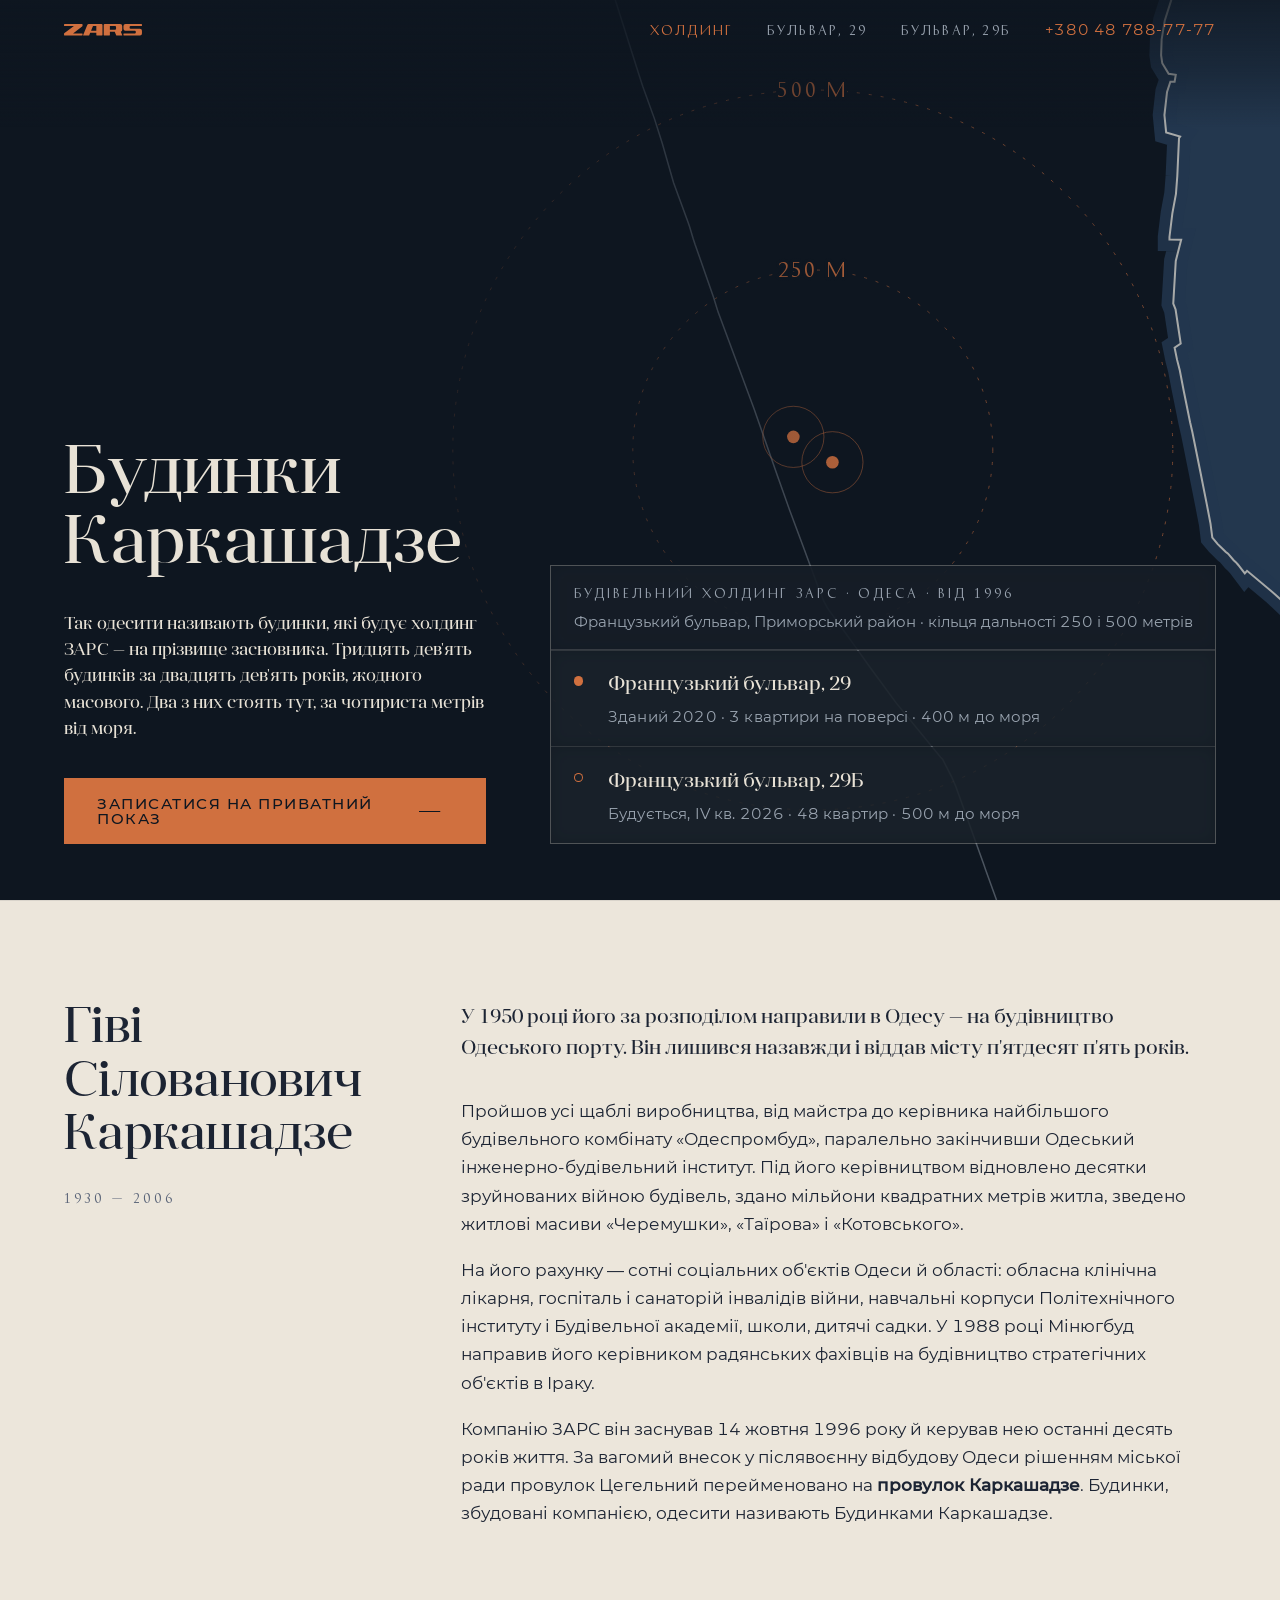
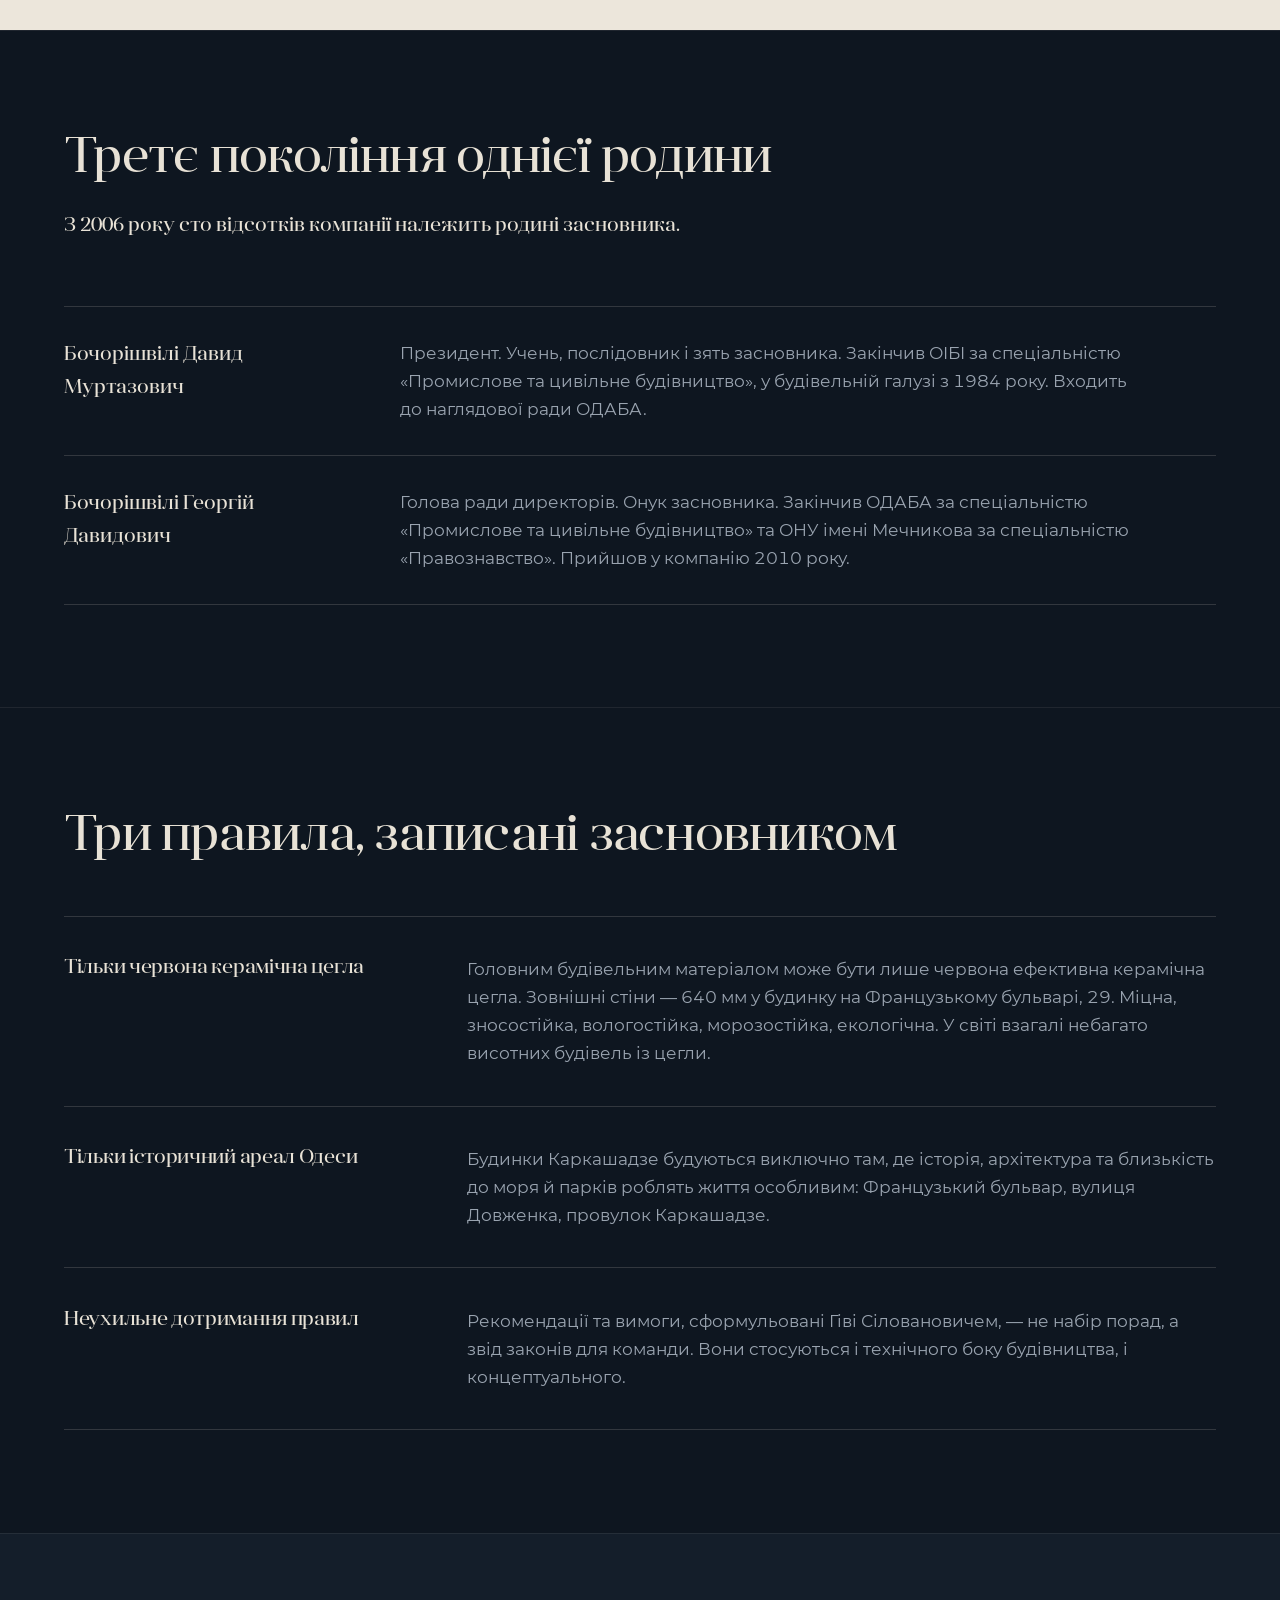
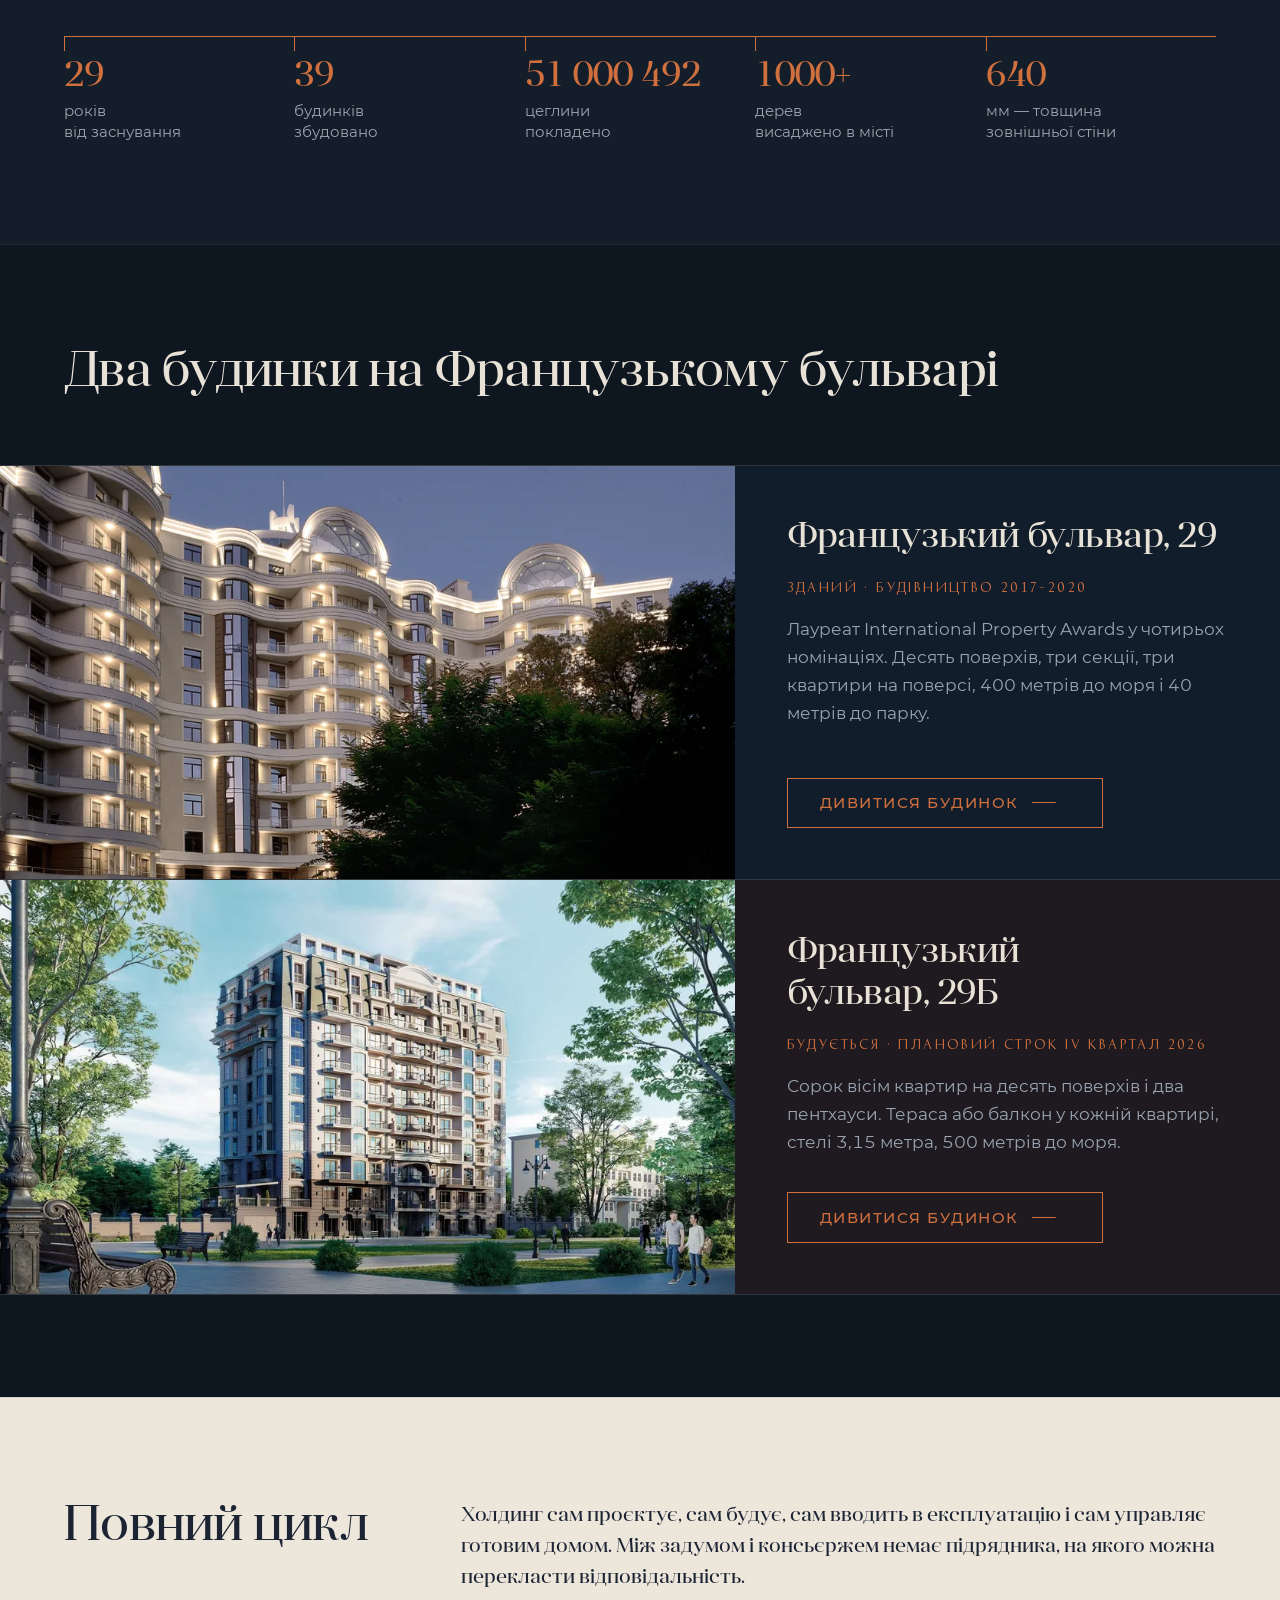
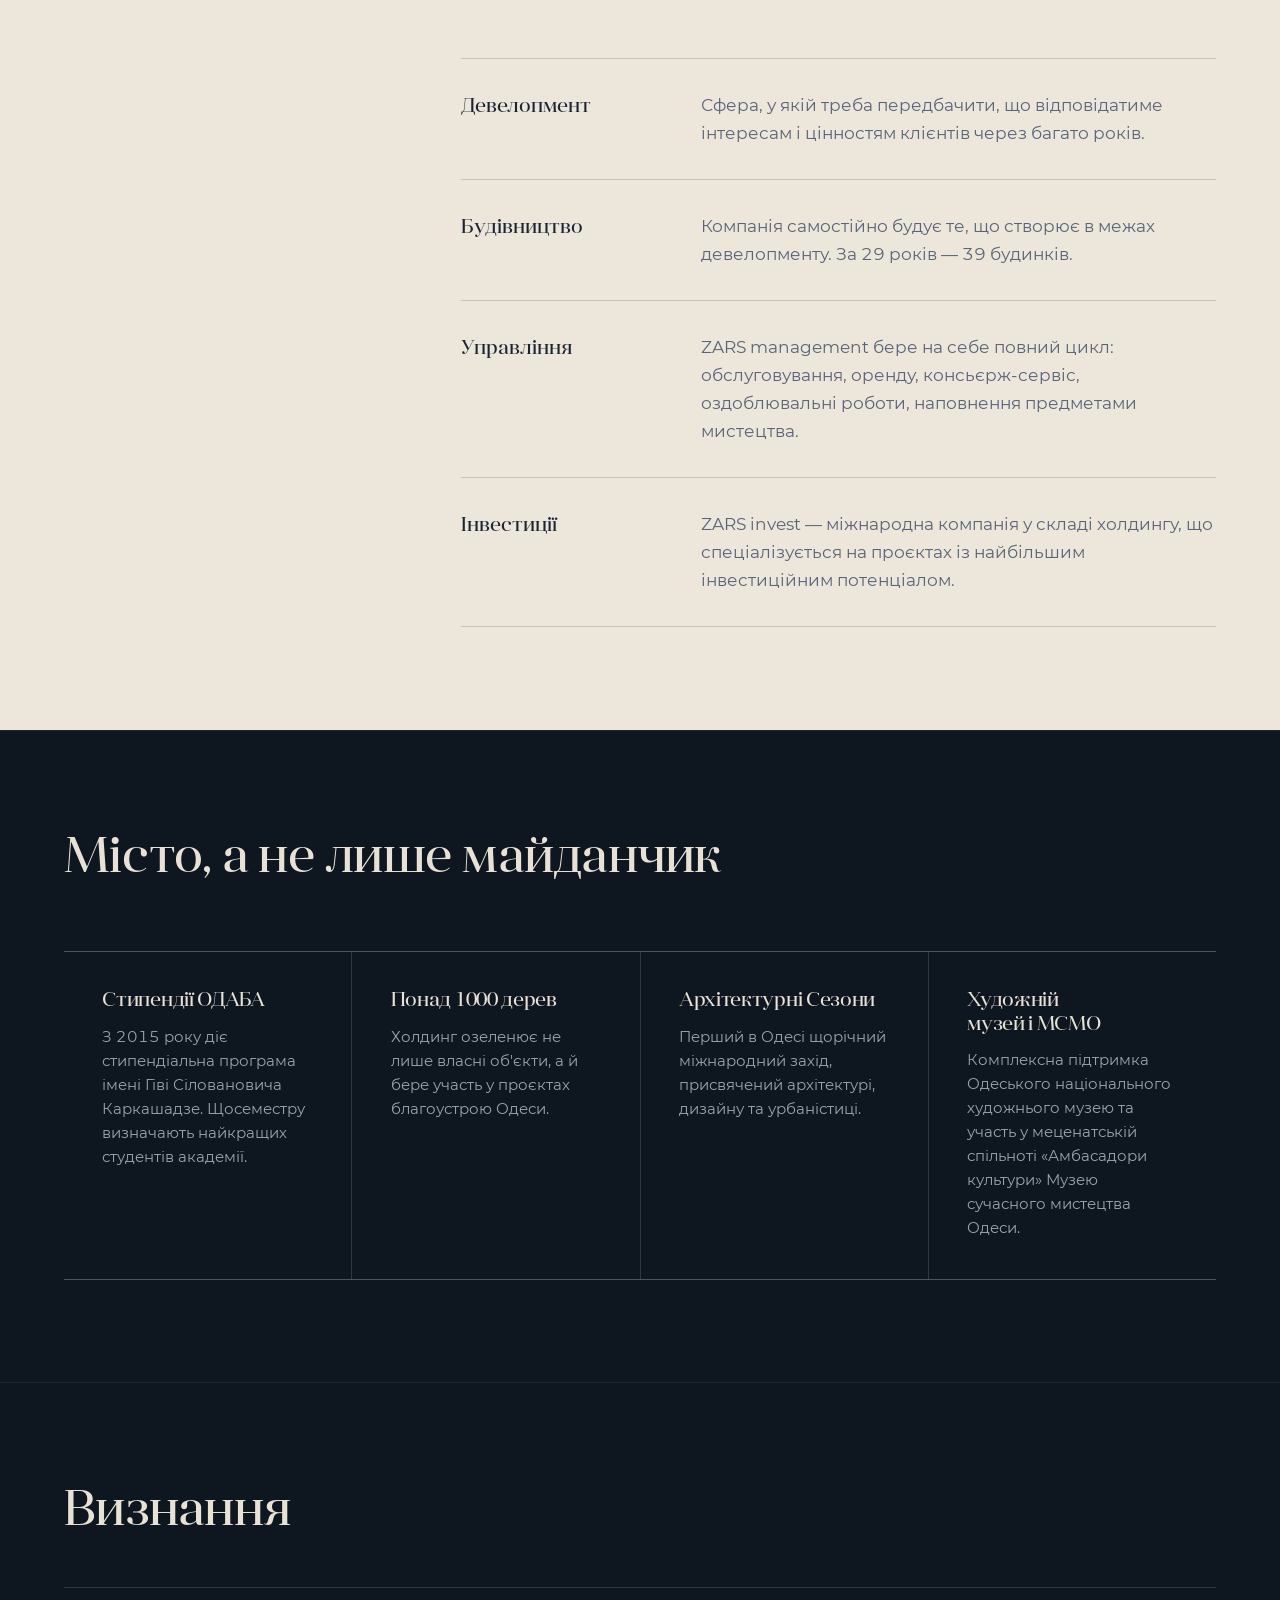
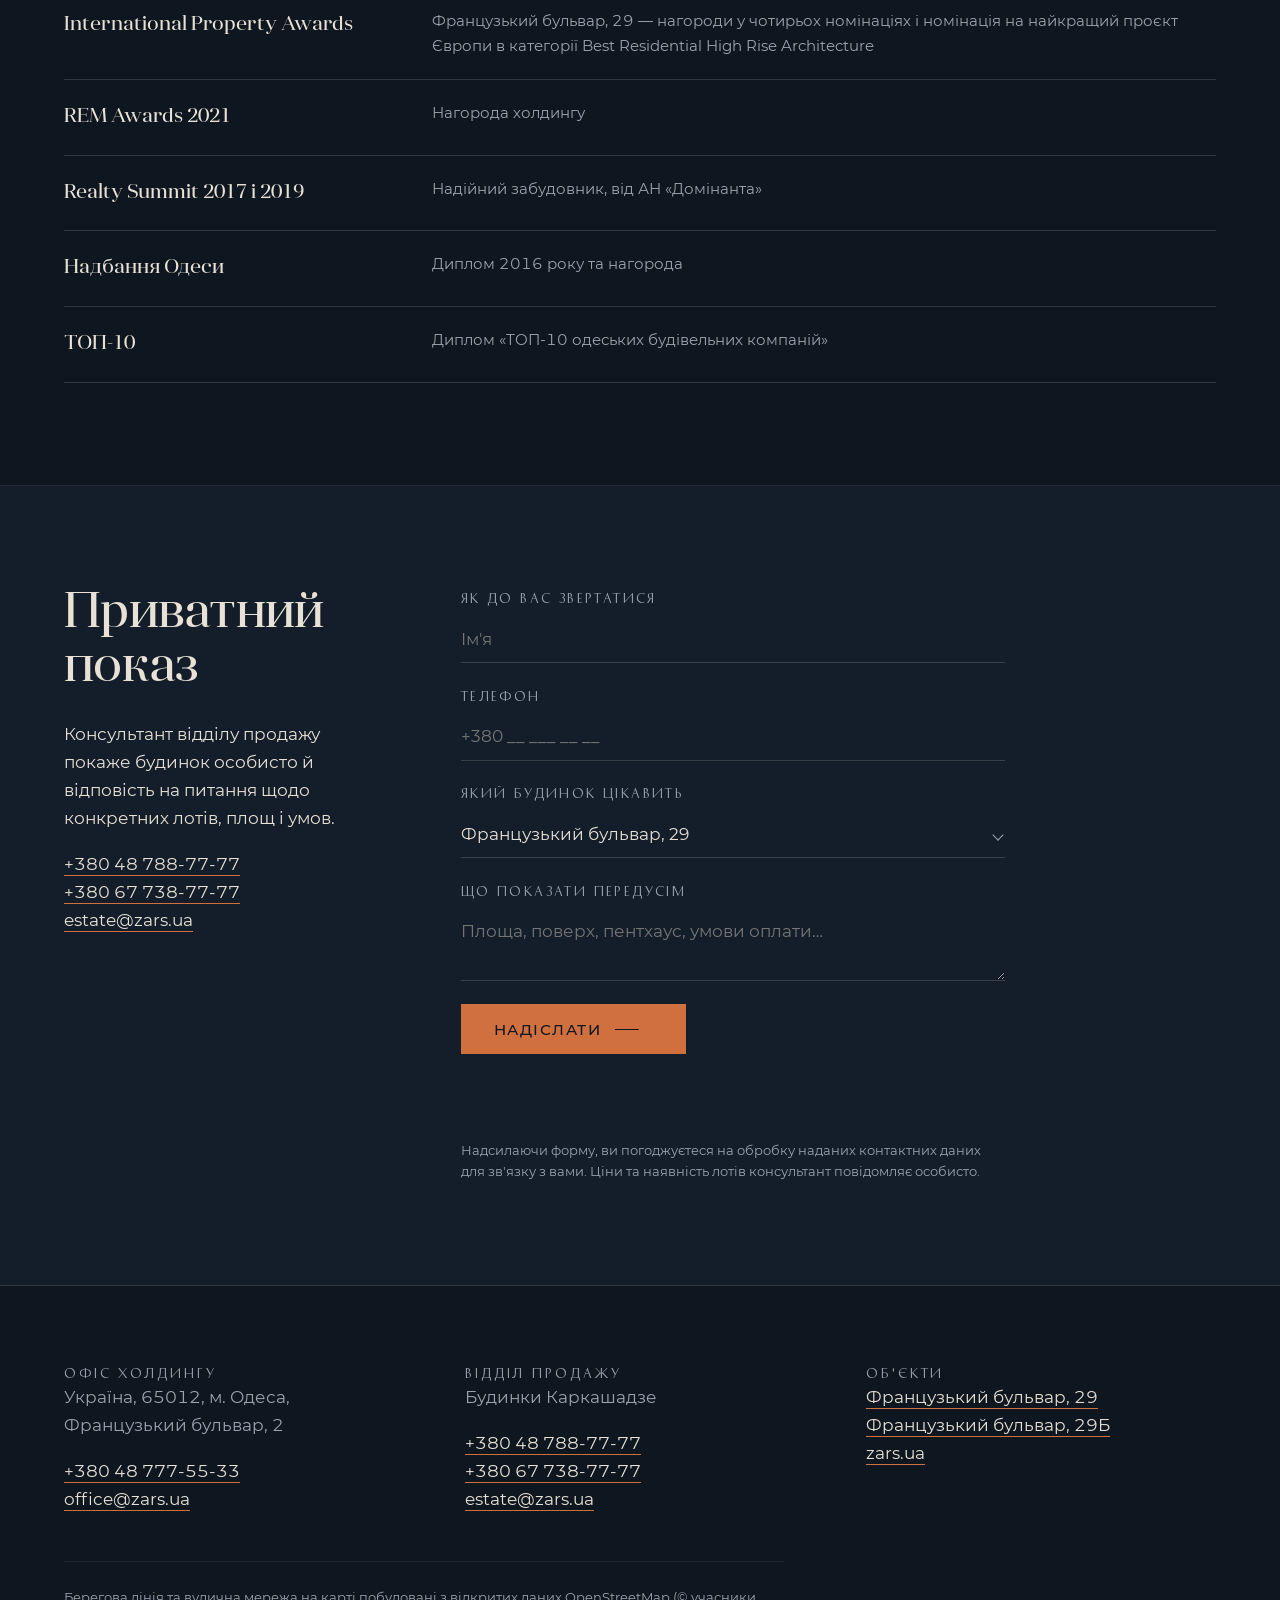
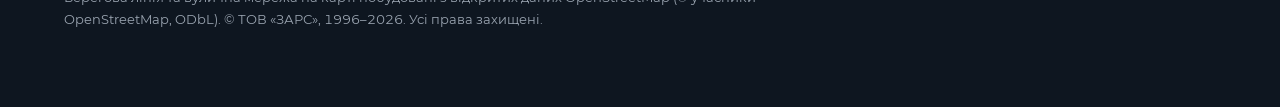
<file: index.html>
<!doctype html>
<html lang="uk" data-chart="holding">
<head>
<meta charset="utf-8">
<meta name="viewport" content="width=device-width, initial-scale=1">
<title>ЗАРС — будівельний холдинг, Одеса</title>
<meta name="description" content="Будівельний холдинг ЗАРС: 39 будинків за 29 років в історичному ареалі Одеси. Будинки Каркашадзе на Французькому бульварі — червона керамічна цегла, повний цикл від проєкту до управління.">
<link rel="icon" href="assets/logo/favicon.svg" type="image/svg+xml">
<link rel="preload" href="assets/fonts/anglecia.woff2" as="font" type="font/woff2" crossorigin>
<link rel="preload" href="assets/fonts/montserrat-400.woff2" as="font" type="font/woff2" crossorigin>
<script>document.documentElement.classList.add('js')</script>
<link rel="stylesheet" href="css/zars.css">
<link rel="stylesheet" href="css/pages.css">
<meta property="og:title" content="ЗАРС — будівельний холдинг, Одеса">
<meta property="og:description" content="39 будинків за 29 років. Будинки Каркашадзе на Французькому бульварі.">
<meta property="og:type" content="website">
<meta property="og:locale" content="uk_UA">
</head>
<body>
<!--
THESIS: Дім описаний з точністю лоції — відстані, глибини, товщини стін — і жодного
прикметника, який не можна виміряти. Відмовляється від повноекранного рендера з гаслом по центру.
OWN-WORLD: Нічна морська карта. Ґрунт #0E1620, вставки на папері #ECE6DB, чорнило змінюється
за виданням: теракота холдингу, синій ФБ29, руда ФБ29Б. Anglecia Pro Display у заголовках,
History Pro капітеллю в підписах карти, Montserrat табличними цифрами у вимірах. Волосяні
лінії, картуш, легенда, кільця дальності з реальних координат OSM.
STORY: Відвідувач бачить справжній берег і два орієнтири на ньому, розуміє, що це рід із
тридцятирічною спадщиною, перевіряє це цифрами й записується на приватний показ.
FIRST VIEWPORT: Берег Одеської затоки з OSM на всю висоту, море темним полем справа.
Ліворуч картуш ЗАРС, під ним заголовок і дія. Праворуч унизу легенда з двох орієнтирів,
кожен зі своїми вимірами, кожен веде на свою сторінку.
FORM: Лоція узбережжя, кандидат 3 з 7, ключ 3e7aee32.
FINISH: unreviewed and undocumented is unfinished; this build ends with the finish review, the verdict, DESIGN.md, and every shipping raster carrying its provenance
-->

<a class="skip" href="#main">Перейти до змісту</a>

<header class="top" id="top">
  <a class="top__mark" href="index.html" aria-label="ЗАРС, на головну">
    <svg role="img" aria-label="ЗАРС" xmlns="http://www.w3.org/2000/svg" viewBox="0 0 918 135.64"><defs><style>.cls-1{fill:currentColor}</style></defs><g><g><path class="cls-1" d="M440.83,0H291.54a19.39,19.39,0,0,0-17.93,12L225.59,129a4.84,4.84,0,0,0,4.48,6.68h62.19a4.84,4.84,0,0,0,4.48-3l11.7-28.48h71.84V130.8a4.84,4.84,0,0,0,4.84,4.84h63A4.84,4.84,0,0,0,453,130.8V12.11A12.12,12.12,0,0,0,440.83,0ZM318.39,79.94l22.88-55.71h39V79.94Z"/><path class="cls-1" d="M685.48,67.82V24.23A24.23,24.23,0,0,0,661.26,0H479.59a12.11,12.11,0,0,0-12.11,12.11V130.8a4.84,4.84,0,0,0,4.85,4.84h63a4.84,4.84,0,0,0,4.85-4.84V92.05h57.13L614,132.64a4.82,4.82,0,0,0,4.48,3h62.19a4.84,4.84,0,0,0,4.48-6.68L669.38,90.65A24.24,24.24,0,0,0,685.48,67.82ZM540.15,24.23H600.7a12.11,12.11,0,0,1,12.11,12.11V55.71A12.11,12.11,0,0,1,600.7,67.82H540.15Z"/><path class="cls-1" d="M918,19.38V4.85A4.85,4.85,0,0,0,913.16,0H724.23A24.22,24.22,0,0,0,700,24.23V55.71a24.22,24.22,0,0,0,24.22,24.23h109a12.11,12.11,0,0,1,12.11,12.11v7.26a12.11,12.11,0,0,1-12.11,12.11H704.85a4.85,4.85,0,0,0-4.84,4.85V130.8a4.84,4.84,0,0,0,4.84,4.84H893.78A24.22,24.22,0,0,0,918,111.42V79.94a24.22,24.22,0,0,0-24.22-24.23h-109A12.11,12.11,0,0,1,772.67,43.6V36.34a12.11,12.11,0,0,1,12.11-12.11H913.16A4.85,4.85,0,0,0,918,19.38Z"/><path class="cls-1" d="M213.15,0H4.84A4.85,4.85,0,0,0,0,4.85V19.38a4.85,4.85,0,0,0,4.84,4.85H116.26L1.94,110A4.84,4.84,0,0,0,0,113.85v17a4.84,4.84,0,0,0,4.84,4.84H213.15A4.83,4.83,0,0,0,218,130.8V116.27a4.84,4.84,0,0,0-4.84-4.85H106.57L216.14,25.68A4.84,4.84,0,0,0,218,21.87v-17A4.84,4.84,0,0,0,213.15,0Z"/></g></g></svg>
  </a>
  <nav aria-label="Розділи сайту">
    <a href="index.html" aria-current="page">Холдинг</a>
    <a href="fb29.html"><span class="nav-full">Бульвар, </span>29</a>
    <a href="fb29b.html"><span class="nav-full">Бульвар, </span>29Б</a>
    <a class="top__tel" href="tel:+380487887777">+380 48 788-77-77</a>
  </nav>
</header>

<main id="main">

<!-- ============ БЕРЕГ ============ -->
<section class="hero" aria-labelledby="h-hero">
  <div class="hero__map" data-map>
    <svg class="coast" viewBox="0 0 1600 1000" fill="none" xmlns="http://www.w3.org/2000/svg" aria-hidden="true" preserveAspectRatio="xMidYMid slice">
<g class="coast__sea">
<path d="M1783.7 1352.2 L1782.7 1349.1 L1782.5 1347.0 L1743.1 1350.7 L1739.8 1341.2 L1737.8 1329.0 L1735.8 1316.6 L1734.2 1306.9 L1732.4 1295.9 L1732.5 1281.9 L1732.6 1271.9 L1732.7 1261.3 L1732.7 1255.7 L1734.5 1243.6 L1736.0 1232.9 L1738.0 1222.4 L1738.9 1217.6 L1741.3 1204.5 L1742.2 1183.5 L1742.5 1161.2 L1741.0 1144.6 L1740.0 1142.8 L1739.4 1130.2 L1739.2 1112.1 L1741.1 1092.3 L1739.7 1083.3 L1737.3 1081.3 L1735.0 1081.1 L1733.3 1079.0 L1733.6 1074.3 L1734.1 1067.5 L1736.3 1049.4 L1736.6 1040.2 L1736.8 1035.8 L1737.7 1021.9 L1732.1 1021.5 L1725.5 1020.8 L1728.1 1010.4 L1725.4 994.9 L1726.5 984.9 L1729.5 970.0 L1733.3 946.2 L1736.3 935.9 L1734.9 920.6 L1734.8 918.8 L1721.1 919.3 L1716.6 919.4 L1705.2 907.7 L1683.5 891.9 L1669.3 886.4 L1664.3 880.2 L1661.6 874.7 L1654.9 856.1 L1650.2 839.8 L1645.8 819.1 L1640.7 797.3 L1635.8 777.6 L1632.9 761.4 L1630.0 751.9 L1625.3 742.1 L1620.2 733.3 L1611.2 722.9 L1603.0 716.5 L1598.6 722.0 L1597.3 721.0 L1586.9 718.6 L1581.5 712.3 L1572.5 706.8 L1559.9 710.1 L1558.1 708.1 L1535.1 687.7 L1533.0 685.9 L1507.3 661.9 L1505.1 659.9 L1474.5 634.2 L1472.0 637.1 L1467.9 631.7 L1466.0 629.2 L1464.3 627.2 L1462.0 624.6 L1459.6 622.5 L1453.4 615.2 L1450.6 613.1 L1445.2 607.8 L1441.9 604.6 L1435.9 597.3 L1433.9 581.8 L1429.9 561.0 L1422.6 524.1 L1413.7 480.0 L1411.2 469.2 L1404.4 435.6 L1403.9 433.0 L1399.8 411.6 L1396.7 399.6 L1394.0 386.3 L1400.8 381.8 L1395.1 343.9 L1393.3 339.3 L1392.5 337.3 L1395.3 289.9 L1401.3 266.3 L1388.3 266.1 L1388.3 263.3 L1391.5 237.0 L1395.5 215.4 L1397.0 195.6 L1398.9 153.4 L1400.1 151.7 L1384.6 147.1 L1382.7 127.9 L1385.6 102.1 L1389.3 90.9 L1394.0 90.8 L1395.3 83.2 L1387.4 82.0 L1380.3 70.3 L1379.0 61.3 L1379.6 43.8 L1383.1 22.7 L1393.3 -9.4 L1403.6 -33.9 L1414.1 -55.9 L1421.0 -74.7 L1425.5 -92.7 L1428.4 -102.3 L1430.4 -114.6 L1430.2 -128.8 L1430.1 -132.0 L1420.2 -135.1 L1418.4 -174.1 L1428.4 -210.3 L1443.4 -255.0 L1453.9 -283.9 L1472.0 -318.7 L1483.4 -340.7 L1600 -340.7 L1600 1352.2 Z"/>
</g>
<g class="coast__shoal">
<path d="M1783.7 1352.2 L1782.7 1349.1 L1782.5 1347.0 L1743.1 1350.7 L1739.8 1341.2 L1737.8 1329.0 L1735.8 1316.6 L1734.2 1306.9 L1732.4 1295.9 L1732.5 1281.9 L1732.6 1271.9 L1732.7 1261.3 L1732.7 1255.7 L1734.5 1243.6 L1736.0 1232.9 L1738.0 1222.4 L1738.9 1217.6 L1741.3 1204.5 L1742.2 1183.5 L1742.5 1161.2 L1741.0 1144.6 L1740.0 1142.8 L1739.4 1130.2 L1739.2 1112.1 L1741.1 1092.3 L1739.7 1083.3 L1737.3 1081.3 L1735.0 1081.1 L1733.3 1079.0 L1733.6 1074.3 L1734.1 1067.5 L1736.3 1049.4 L1736.6 1040.2 L1736.8 1035.8 L1737.7 1021.9 L1732.1 1021.5 L1725.5 1020.8 L1728.1 1010.4 L1725.4 994.9 L1726.5 984.9 L1729.5 970.0 L1733.3 946.2 L1736.3 935.9 L1734.9 920.6 L1734.8 918.8 L1721.1 919.3 L1716.6 919.4 L1705.2 907.7 L1683.5 891.9 L1669.3 886.4 L1664.3 880.2 L1661.6 874.7 L1654.9 856.1 L1650.2 839.8 L1645.8 819.1 L1640.7 797.3 L1635.8 777.6 L1632.9 761.4 L1630.0 751.9 L1625.3 742.1 L1620.2 733.3 L1611.2 722.9 L1603.0 716.5 L1598.6 722.0 L1597.3 721.0 L1586.9 718.6 L1581.5 712.3 L1572.5 706.8 L1559.9 710.1 L1558.1 708.1 L1535.1 687.7 L1533.0 685.9 L1507.3 661.9 L1505.1 659.9 L1474.5 634.2 L1472.0 637.1 L1467.9 631.7 L1466.0 629.2 L1464.3 627.2 L1462.0 624.6 L1459.6 622.5 L1453.4 615.2 L1450.6 613.1 L1445.2 607.8 L1441.9 604.6 L1435.9 597.3 L1433.9 581.8 L1429.9 561.0 L1422.6 524.1 L1413.7 480.0 L1411.2 469.2 L1404.4 435.6 L1403.9 433.0 L1399.8 411.6 L1396.7 399.6 L1394.0 386.3 L1400.8 381.8 L1395.1 343.9 L1393.3 339.3 L1392.5 337.3 L1395.3 289.9 L1401.3 266.3 L1388.3 266.1 L1388.3 263.3 L1391.5 237.0 L1395.5 215.4 L1397.0 195.6 L1398.9 153.4 L1400.1 151.7 L1384.6 147.1 L1382.7 127.9 L1385.6 102.1 L1389.3 90.9 L1394.0 90.8 L1395.3 83.2 L1387.4 82.0 L1380.3 70.3 L1379.0 61.3 L1379.6 43.8 L1383.1 22.7 L1393.3 -9.4 L1403.6 -33.9 L1414.1 -55.9 L1421.0 -74.7 L1425.5 -92.7 L1428.4 -102.3 L1430.4 -114.6 L1430.2 -128.8 L1430.1 -132.0 L1420.2 -135.1 L1418.4 -174.1 L1428.4 -210.3 L1443.4 -255.0 L1453.9 -283.9 L1472.0 -318.7 L1483.4 -340.7"/>
</g>
<g class="coast__rings">
<circle cx="992.0" cy="500.0" r="200.0" data-m="250"/>
<circle cx="992.0" cy="500.0" r="400.0" data-m="500"/>
</g>
<g class="coast__ringlabels">
<text x="992.0" y="308.0" text-anchor="middle">250 м</text>
<text x="992.0" y="108.0" text-anchor="middle">500 м</text>
</g>
<g class="coast__street">
<path d="M750.6 -77.2 L750.3 -70.3 L795.6 72.8 L801.9 92.4 L803.2 96.3 L816.0 131.8 L824.7 159.2 L837.3 203.0 L853.5 247.2 L855.2 252.2 L859.1 265.2" style="--len:360"/>
<path d="M859.1 265.2 L861.1 271.3 L861.9 273.5 L881.6 330.1 L886.8 346.8 L926.5 453.6 L952.5 528.0 L966.3 566.9 L980.8 605.9 L997.3 650.5 L1001.7 661.4 L1004.2 667.9 L1008.2 675.4 L1014.1 683.7 L1015.5 685.6 L1040.4 720.2 L1054.1 739.4 L1084.6 781.0 L1134.0 841.3 L1136.2 843.6 L1146.4 863.4 L1150.9 873.8 L1182.3 961.5 L1183.6 965.2 L1230.5 1095.4 L1241.8 1127.5 L1244.1 1134.4 L1246.4 1141.4 L1270.3 1216.4 L1272.6 1223.4 L1280.5 1246.4 L1301.0 1315.8 L1307.3 1337.1" style="--len:1171"/>
</g>
<g class="coast__line">
<path d="M1783.7 1352.2 L1782.7 1349.1 L1782.5 1347.0 L1743.1 1350.7 L1739.8 1341.2 L1737.8 1329.0 L1735.8 1316.6 L1734.2 1306.9 L1732.4 1295.9 L1732.5 1281.9 L1732.6 1271.9 L1732.7 1261.3 L1732.7 1255.7 L1734.5 1243.6 L1736.0 1232.9 L1738.0 1222.4 L1738.9 1217.6 L1741.3 1204.5 L1742.2 1183.5 L1742.5 1161.2 L1741.0 1144.6 L1740.0 1142.8 L1739.4 1130.2 L1739.2 1112.1 L1741.1 1092.3 L1739.7 1083.3 L1737.3 1081.3 L1735.0 1081.1 L1733.3 1079.0 L1733.6 1074.3 L1734.1 1067.5 L1736.3 1049.4 L1736.6 1040.2 L1736.8 1035.8 L1737.7 1021.9 L1732.1 1021.5 L1725.5 1020.8 L1728.1 1010.4 L1725.4 994.9 L1726.5 984.9 L1729.5 970.0 L1733.3 946.2 L1736.3 935.9 L1734.9 920.6 L1734.8 918.8 L1721.1 919.3 L1716.6 919.4 L1705.2 907.7 L1683.5 891.9 L1669.3 886.4 L1664.3 880.2 L1661.6 874.7 L1654.9 856.1 L1650.2 839.8 L1645.8 819.1 L1640.7 797.3 L1635.8 777.6 L1632.9 761.4 L1630.0 751.9 L1625.3 742.1 L1620.2 733.3 L1611.2 722.9 L1603.0 716.5 L1598.6 722.0 L1597.3 721.0 L1586.9 718.6 L1581.5 712.3 L1572.5 706.8 L1559.9 710.1 L1558.1 708.1 L1535.1 687.7 L1533.0 685.9 L1507.3 661.9 L1505.1 659.9 L1474.5 634.2 L1472.0 637.1 L1467.9 631.7 L1466.0 629.2 L1464.3 627.2 L1462.0 624.6 L1459.6 622.5 L1453.4 615.2 L1450.6 613.1 L1445.2 607.8 L1441.9 604.6 L1435.9 597.3 L1433.9 581.8 L1429.9 561.0 L1422.6 524.1 L1413.7 480.0 L1411.2 469.2 L1404.4 435.6 L1403.9 433.0 L1399.8 411.6 L1396.7 399.6 L1394.0 386.3 L1400.8 381.8 L1395.1 343.9 L1393.3 339.3 L1392.5 337.3 L1395.3 289.9 L1401.3 266.3 L1388.3 266.1 L1388.3 263.3 L1391.5 237.0 L1395.5 215.4 L1397.0 195.6 L1398.9 153.4 L1400.1 151.7 L1384.6 147.1 L1382.7 127.9 L1385.6 102.1 L1389.3 90.9 L1394.0 90.8 L1395.3 83.2 L1387.4 82.0 L1380.3 70.3 L1379.0 61.3 L1379.6 43.8 L1383.1 22.7 L1393.3 -9.4 L1403.6 -33.9 L1414.1 -55.9 L1421.0 -74.7 L1425.5 -92.7 L1428.4 -102.3 L1430.4 -114.6 L1430.2 -128.8 L1430.1 -132.0 L1420.2 -135.1 L1418.4 -174.1 L1428.4 -210.3 L1443.4 -255.0 L1453.9 -283.9 L1472.0 -318.7 L1483.4 -340.7" style="--len:1999"/>
</g>
<g class="coast__marks">
<g class="mark" data-mark="fb29" transform="translate(970.4 485.4)"><circle class="mark__halo" r="34"/><circle class="mark__dot" r="7"/><title>Французький бульвар, 29</title></g>
<g class="mark" data-mark="fb29b" transform="translate(1013.8 513.6)"><circle class="mark__halo" r="34"/><circle class="mark__dot" r="7"/><title>Французький бульвар, 29Б</title></g>
</g></svg>
  </div>

  <div class="hero__body wrap">
    <div class="hero__lede">
      <h1 id="h-hero" class="rise">Будинки<br>Каркашадзе</h1>

      <p class="lead rise rise--1">Так одесити називають будинки, які будує холдинг ЗАРС —
        на прізвище засновника. Тридцять дев'ять будинків за двадцять дев'ять років,
        жодного масового. Два з них стоять тут, за чотириста метрів від моря.</p>

      <a class="act rise rise--2" href="#zapys">Записатися на приватний показ</a>
    </div>

    <div class="legend rise rise--3" aria-label="Орієнтири на карті">
      <div class="legend__head">
        <p class="label">Будівельний холдинг ЗАРС · Одеса · від 1996</p>
        <p class="legend__scale">Французький бульвар, Приморський район ·
          кільця дальності 250 і 500 метрів</p>
      </div>
      <a class="legend__item" href="fb29.html" data-legend="fb29">
        <span class="legend__dot" aria-hidden="true"></span>
        <span class="legend__name">Французький бульвар, 29</span>
        <span class="legend__meta">Зданий 2020 · 3 квартири на поверсі · 400 м до моря</span>
      </a>
      <a class="legend__item" href="fb29b.html" data-legend="fb29b">
        <span class="legend__dot legend__dot--hollow" aria-hidden="true"></span>
        <span class="legend__name">Французький бульвар, 29Б</span>
        <span class="legend__meta">Будується, IV кв. 2026 · 48 квартир · 500 м до моря</span>
      </a>
    </div>
  </div>
</section>

<!-- ============ ЗАСНОВНИК ============ -->
<section class="inset" aria-labelledby="h-founder">
  <div class="wrap two">
    <div class="two__side">
      <h2 id="h-founder" class="plot">Гіві Сілованович<br>Каркашадзе</h2>
      <p class="label plot" style="margin-top:1.5rem">1930 — 2006</p>
    </div>
    <div class="two__main plot plot--d1">
      <p class="lead">У 1950 році його за розподілом направили в Одесу — на будівництво
        Одеського порту. Він лишився назавжди і віддав місту п'ятдесят п'ять років.</p>
      <p>Пройшов усі щаблі виробництва, від майстра до керівника найбільшого будівельного
        комбінату «Одеспромбуд», паралельно закінчивши Одеський інженерно-будівельний інститут.
        Під його керівництвом відновлено десятки зруйнованих війною будівель, здано мільйони
        квадратних метрів житла, зведено житлові масиви «Черемушки», «Таїрова» і «Котовського».</p>
      <p>На його рахунку — сотні соціальних об'єктів Одеси й області: обласна клінічна лікарня,
        госпіталь і санаторій інвалідів війни, навчальні корпуси Політехнічного інституту
        і Будівельної академії, школи, дитячі садки. У 1988 році Мінюгбуд направив його
        керівником радянських фахівців на будівництво стратегічних об'єктів в Іраку.</p>
      <p>Компанію ЗАРС він заснував 14 жовтня 1996 року й керував нею останні десять років життя.
        За вагомий внесок у післявоєнну відбудову Одеси рішенням міської ради провулок Цегельний
        перейменовано на <b>провулок Каркашадзе</b>. Будинки, збудовані компанією, одесити
        називають Будинками Каркашадзе.</p>
    </div>
  </div>
</section>

<!-- ============ ПОКОЛІННЯ ============ -->
<section aria-labelledby="h-gen">
  <div class="wrap">
    <h2 id="h-gen" class="plot">Третє покоління однієї родини</h2>
    <p class="lead plot plot--d1" style="margin-top:1.5rem">З 2006 року сто відсотків компанії
      належить родині засновника.</p>

    <dl class="ledger plot plot--d2">
      <div>
        <dt>Бочорішвілі Давид Муртазович</dt>
        <dd>Президент. Учень, послідовник і зять засновника. Закінчив ОІБІ за спеціальністю
          «Промислове та цивільне будівництво», у будівельній галузі з 1984 року.
          Входить до наглядової ради ОДАБА.</dd>
      </div>
      <div>
        <dt>Бочорішвілі Георгій Давидович</dt>
        <dd>Голова ради директорів. Онук засновника. Закінчив ОДАБА за спеціальністю
          «Промислове та цивільне будівництво» та ОНУ імені Мечникова за спеціальністю
          «Правознавство». Прийшов у компанію 2010 року.</dd>
      </div>
    </dl>
  </div>
</section>

<!-- ============ ПРАВИЛА ============ -->
<section class="rules" aria-labelledby="h-rules">
  <div class="wrap">
    <h2 id="h-rules" class="plot">Три правила, записані засновником</h2>

    <div class="rule plot plot--d1">
      <h3>Тільки червона керамічна цегла</h3>
      <p>Головним будівельним матеріалом може бути лише червона ефективна керамічна цегла.
        Зовнішні стіни — 640 мм у будинку на Французькому бульварі, 29. Міцна, зносостійка,
        вологостійка, морозостійка, екологічна. У світі взагалі небагато висотних будівель
        із цегли.</p>
    </div>

    <div class="rule plot plot--d1">
      <h3>Тільки історичний ареал Одеси</h3>
      <p>Будинки Каркашадзе будуються виключно там, де історія, архітектура та близькість
        до моря й парків роблять життя особливим: Французький бульвар, вулиця Довженка,
        провулок Каркашадзе.</p>
    </div>

    <div class="rule plot plot--d1">
      <h3>Неухильне дотримання правил</h3>
      <p>Рекомендації та вимоги, сформульовані Гіві Сіловановичем, — не набір порад, а звід
        законів для команди. Вони стосуються і технічного боку будівництва, і концептуального.</p>
    </div>
  </div>
</section>

<!-- ============ ВИМІРЯНО ============ -->
<section class="soundings" aria-labelledby="h-num">
  <div class="wrap">
    <h2 id="h-num" class="vh">Компанія в цифрах</h2>
    <div class="soundings__row plot">
      <span class="sounding"><b>29</b><span>років<br>від заснування</span></span>
      <span class="sounding"><b>39</b><span>будинків<br>збудовано</span></span>
      <span class="sounding sounding--long"><b>51 000 492</b><span>цеглини<br>покладено</span></span>
      <span class="sounding"><b>1000+</b><span>дерев<br>висаджено в місті</span></span>
      <span class="sounding"><b>640</b><span>мм — товщина<br>зовнішньої стіни</span></span>
    </div>
  </div>
</section>

<!-- ============ ДВА БУДИНКИ ============ -->
<section class="objects" aria-labelledby="h-obj">
  <div class="wrap">
    <h2 id="h-obj" class="plot">Два будинки на Французькому бульварі</h2>
  </div>

  <a class="object object--fb29 plot plot--d1" href="fb29.html">
    <div class="object__shot">
      <img src="assets/img/fb29/dusk-wide-960.webp"
           srcset="assets/img/fb29/dusk-wide-960.webp 960w, assets/img/fb29/dusk-wide-1440.webp 1440w, assets/img/fb29/dusk-wide-1920.webp 1920w"
           sizes="(max-width: 900px) 100vw, 58vw"
           width="1920" height="1080" loading="lazy" decoding="async"
           alt="Будинок на Французькому бульварі, 29 у вечірньому світлі">
    </div>
    <div class="object__card">
      <h3>Французький бульвар, 29</h3>
      <p class="object__status">Зданий · будівництво 2017–2020</p>
      <p>Лауреат International Property Awards у чотирьох номінаціях. Десять поверхів,
        три секції, три квартири на поверсі, 400 метрів до моря і 40 метрів до парку.</p>
      <span class="act act--quiet">Дивитися будинок</span>
    </div>
  </a>

  <a class="object object--fb29b plot plot--d1" href="fb29b.html">
    <div class="object__shot">
      <img src="assets/img/fb29b/street-960.webp"
           srcset="assets/img/fb29b/street-960.webp 960w, assets/img/fb29b/street-1440.webp 1440w"
           sizes="(max-width: 900px) 100vw, 58vw"
           width="1600" height="900" loading="lazy" decoding="async"
           alt="Візуалізація будинку на Французькому бульварі, 29Б з боку вулиці">
    </div>
    <div class="object__card">
      <h3>Французький бульвар, 29Б</h3>
      <p class="object__status">Будується · плановий строк IV квартал 2026</p>
      <p>Сорок вісім квартир на десять поверхів і два пентхауси. Тераса або балкон
        у кожній квартирі, стелі 3,15 метра, 500 метрів до моря.</p>
      <span class="act act--quiet">Дивитися будинок</span>
    </div>
  </a>
</section>

<!-- ============ ХОЛДИНГ ============ -->
<section class="inset" aria-labelledby="h-hold">
  <div class="wrap two">
    <div class="two__side">
      <h2 id="h-hold" class="plot">Повний цикл</h2>
    </div>
    <div class="two__main">
      <p class="lead plot">Холдинг сам проєктує, сам будує, сам вводить в експлуатацію
        і сам управляє готовим домом. Між задумом і консьєржем немає підрядника,
        на якого можна перекласти відповідальність.</p>
      <dl class="ledger ledger--tight plot plot--d1">
        <div>
          <dt>Девелопмент</dt>
          <dd>Сфера, у якій треба передбачити, що відповідатиме інтересам і цінностям
            клієнтів через багато років.</dd>
        </div>
        <div>
          <dt>Будівництво</dt>
          <dd>Компанія самостійно будує те, що створює в межах девелопменту.
            За 29 років — 39 будинків.</dd>
        </div>
        <div>
          <dt>Управління</dt>
          <dd>ZARS management бере на себе повний цикл: обслуговування, оренду,
            консьєрж-сервіс, оздоблювальні роботи, наповнення предметами мистецтва.</dd>
        </div>
        <div>
          <dt>Інвестиції</dt>
          <dd>ZARS invest — міжнародна компанія у складі холдингу, що спеціалізується
            на проєктах із найбільшим інвестиційним потенціалом.</dd>
        </div>
      </dl>
    </div>
  </div>
</section>

<!-- ============ МІСТО ============ -->
<section aria-labelledby="h-city">
  <div class="wrap">
    <h2 id="h-city" class="plot">Місто, а не лише майданчик</h2>
    <div class="city plot plot--d1">
      <div class="city__item">
        <h3>Стипендії ОДАБА</h3>
        <p>З 2015 року діє стипендіальна програма імені Гіві Сіловановича Каркашадзе.
          Щосеместру визначають найкращих студентів академії.</p>
      </div>
      <div class="city__item">
        <h3>Понад 1000 дерев</h3>
        <p>Холдинг озеленює не лише власні об'єкти, а й бере участь у проєктах
          благоустрою Одеси.</p>
      </div>
      <div class="city__item">
        <h3>Архітектурні Сезони</h3>
        <p>Перший в Одесі щорічний міжнародний захід, присвячений архітектурі,
          дизайну та урбаністиці.</p>
      </div>
      <div class="city__item">
        <h3>Художній музей і МСМО</h3>
        <p>Комплексна підтримка Одеського національного художнього музею та участь
          у меценатській спільноті «Амбасадори культури» Музею сучасного мистецтва Одеси.</p>
      </div>
    </div>
  </div>
</section>

<!-- ============ ВИЗНАННЯ ============ -->
<section class="awards" aria-labelledby="h-awards">
  <div class="wrap">
    <h2 id="h-awards" class="plot">Визнання</h2>
    <ul class="awards__list plot plot--d1">
      <li><b>International Property Awards</b><span>Французький бульвар, 29 — нагороди у чотирьох номінаціях і номінація на найкращий проєкт Європи в категорії Best Residential High Rise Architecture</span></li>
      <li><b>REM Awards 2021</b><span>Нагорода холдингу</span></li>
      <li><b>Realty Summit 2017 і 2019</b><span>Надійний забудовник, від АН «Домінанта»</span></li>
      <li><b>Надбання Одеси</b><span>Диплом 2016 року та нагорода</span></li>
      <li><b>ТОП-10</b><span>Диплом «ТОП-10 одеських будівельних компаній»</span></li>
    </ul>
  </div>
</section>

<!-- ============ ЗАПИС ============ -->
<section class="enquire" id="zapys" aria-labelledby="h-enq">
  <div class="wrap two">
    <div class="two__side">
      <h2 id="h-enq" class="plot">Приватний показ</h2>
      <p class="plot plot--d1" style="margin-top:1.5rem">Консультант відділу продажу покаже
        будинок особисто й відповість на питання щодо конкретних лотів, площ і умов.</p>
      <p class="plot plot--d1">
        <a class="tie" href="tel:+380487887777">+380 48 788-77-77</a><br>
        <a class="tie" href="tel:+380677387777">+380 67 738-77-77</a><br>
        <a class="tie" href="mailto:estate@zars.ua">estate@zars.ua</a>
      </p>
    </div>
    <div class="two__main plot plot--d1">
      <form class="form" data-lead-form novalidate>
        <p class="hp" aria-hidden="true"><label>Не заповнюйте це поле<input type="text" name="company" tabindex="-1" autocomplete="off"></label></p>

        <label class="field">
          <span>Як до вас звертатися</span>
          <input type="text" name="name" autocomplete="name" placeholder="Ім'я">
        </label>

        <label class="field">
          <span>Телефон</span>
          <input type="tel" name="phone" autocomplete="tel" required placeholder="+380 __ ___ __ __">
        </label>

        <label class="field field--select">
          <span>Який будинок цікавить</span>
          <select name="object">
            <option value="Французький бульвар, 29">Французький бульвар, 29</option>
            <option value="Французький бульвар, 29Б">Французький бульвар, 29Б</option>
            <option value="Ще не вирішив">Ще не вирішив</option>
          </select>
        </label>

        <label class="field">
          <span>Що показати передусім</span>
          <textarea name="comment" rows="2" placeholder="Площа, поверх, пентхаус, умови оплати…"></textarea>
        </label>

        <button class="act" type="submit">Надіслати</button>
        <p class="form__note" data-note role="status" aria-live="polite"></p>
        <p class="form__consent">Надсилаючи форму, ви погоджуєтеся на обробку наданих контактних
          даних для зв'язку з вами. Ціни та наявність лотів консультант повідомляє особисто.</p>
      </form>
    </div>
  </div>
</section>

</main>

<footer class="foot">
  <div class="wrap">
    <div class="foot__grid">
      <div>
        <p class="label">Офіс холдингу</p>
        <p class="dim">Україна, 65012, м. Одеса,<br>Французький бульвар, 2</p>
        <p><a class="tie" href="tel:+380487775533">+380 48 777-55-33</a><br>
           <a class="tie" href="mailto:office@zars.ua">office@zars.ua</a></p>
      </div>
      <div>
        <p class="label">Відділ продажу</p>
        <p class="dim">Будинки Каркашадзе</p>
        <p><a class="tie" href="tel:+380487887777">+380 48 788-77-77</a><br>
           <a class="tie" href="tel:+380677387777">+380 67 738-77-77</a><br>
           <a class="tie" href="mailto:estate@zars.ua">estate@zars.ua</a></p>
      </div>
      <div>
        <p class="label">Об'єкти</p>
        <p><a class="tie" href="fb29.html">Французький бульвар, 29</a><br>
           <a class="tie" href="fb29b.html">Французький бульвар, 29Б</a><br>
           <a class="tie" href="https://zars.ua" rel="noopener">zars.ua</a></p>
      </div>
    </div>
    <p class="fineprint">
      Берегова лінія та вулична мережа на карті побудовані з відкритих даних
      OpenStreetMap (© учасники OpenStreetMap, ODbL).
      © ТОВ «ЗАРС», 1996–2026. Усі права захищені.
    </p>
  </div>
</footer>

<script src="js/zars.js" defer></script>
</body>
</html>
</file>
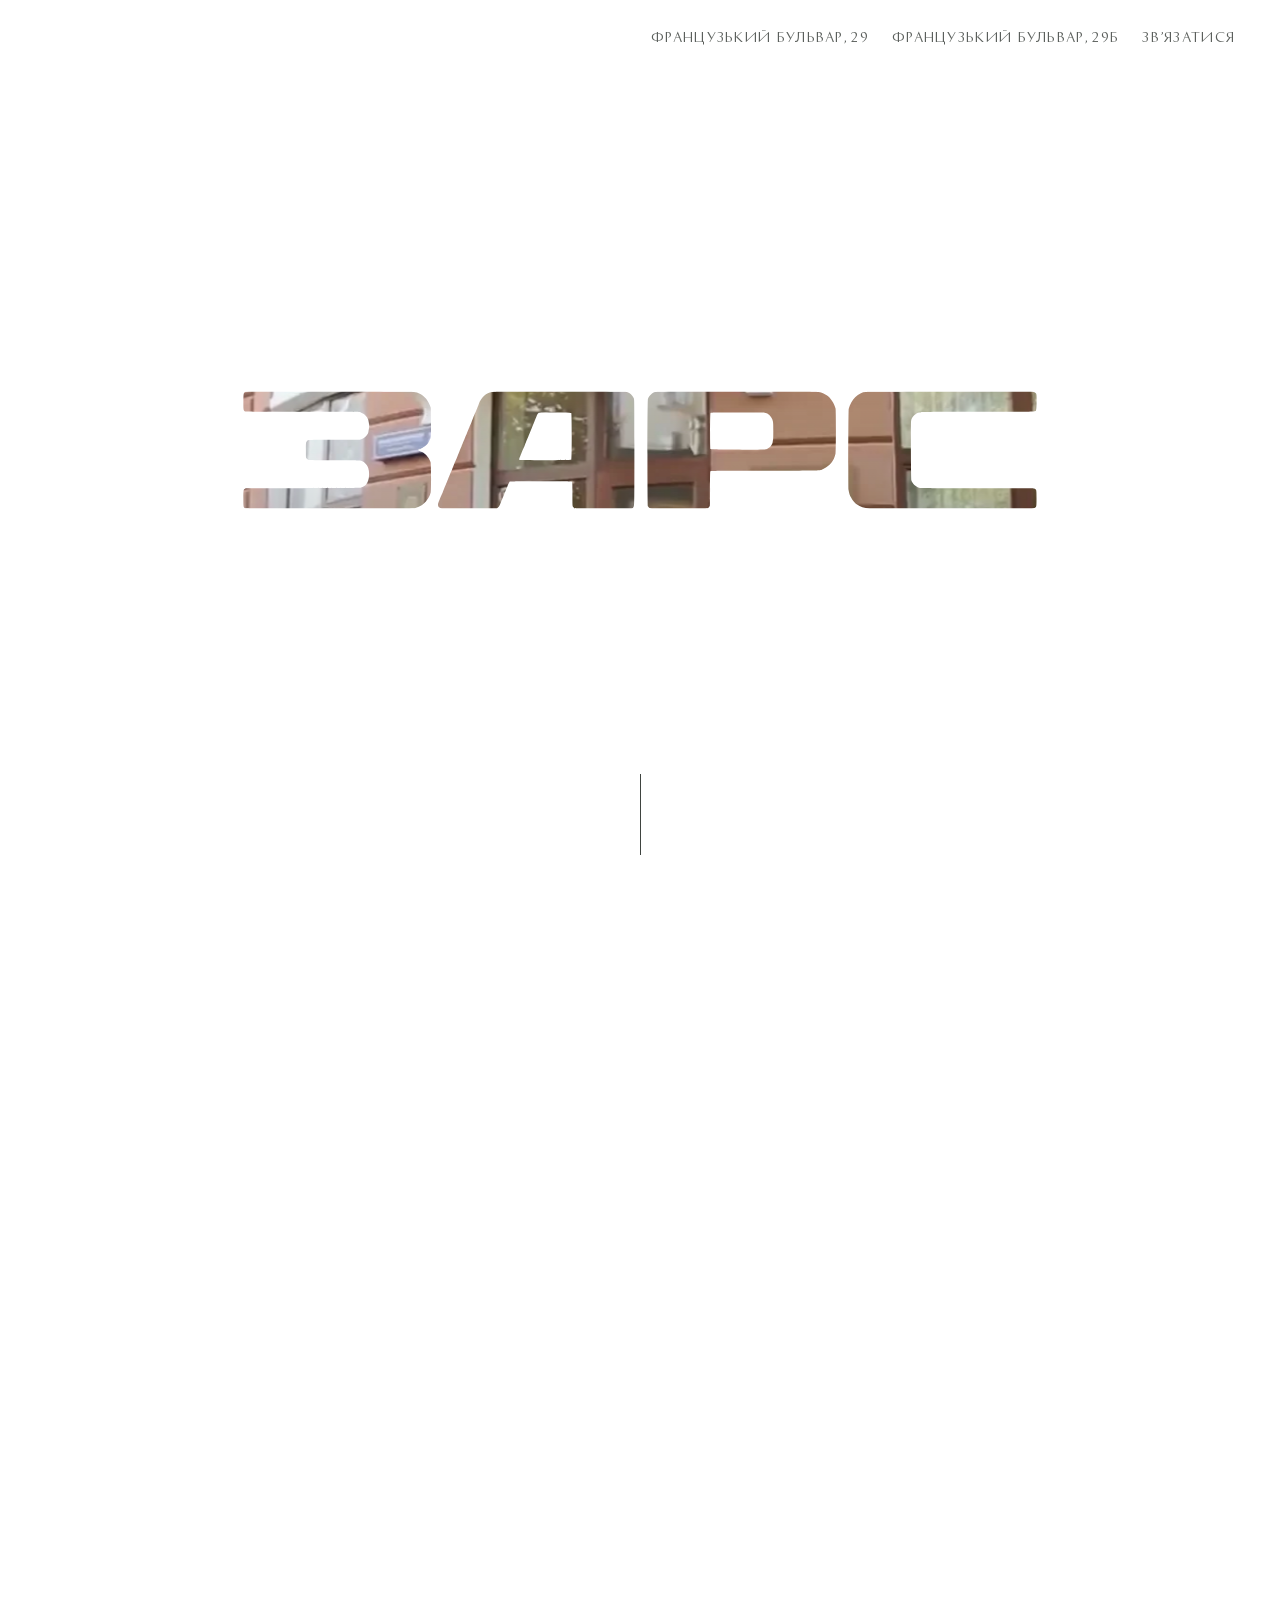
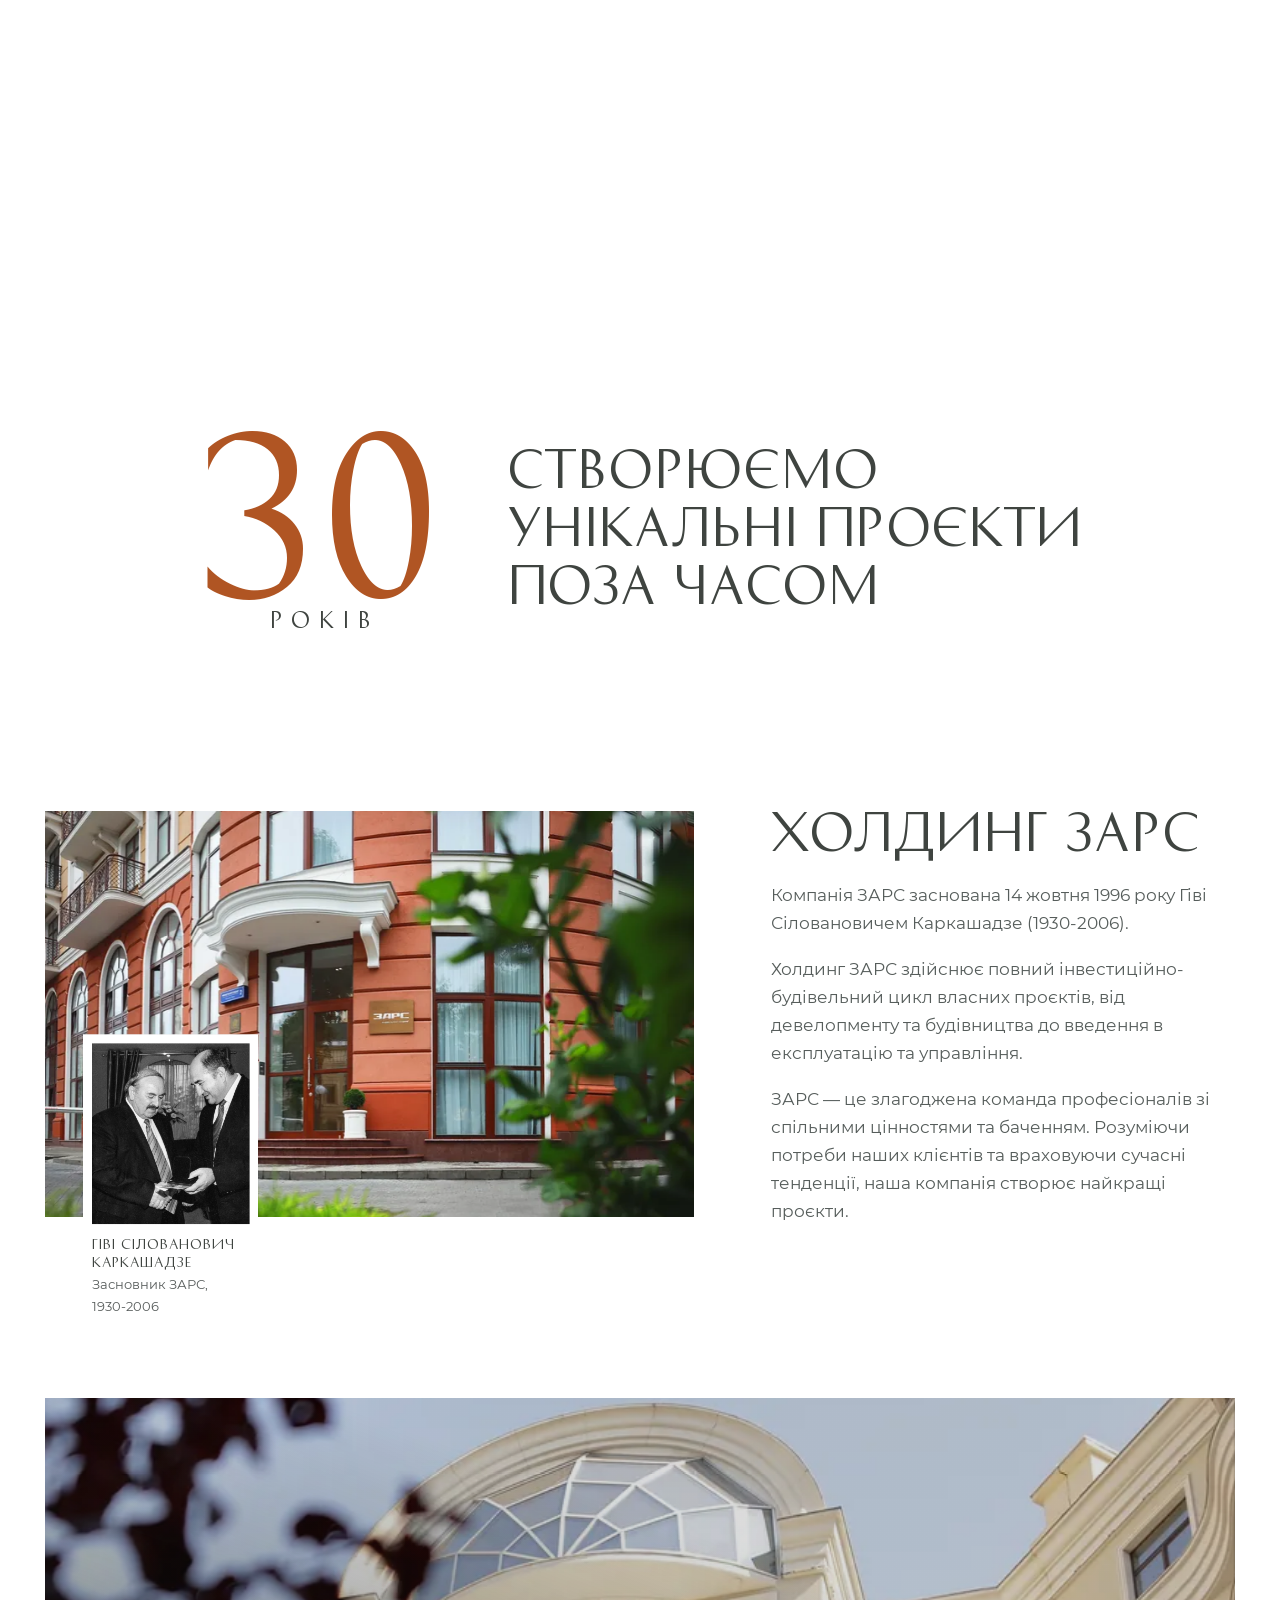
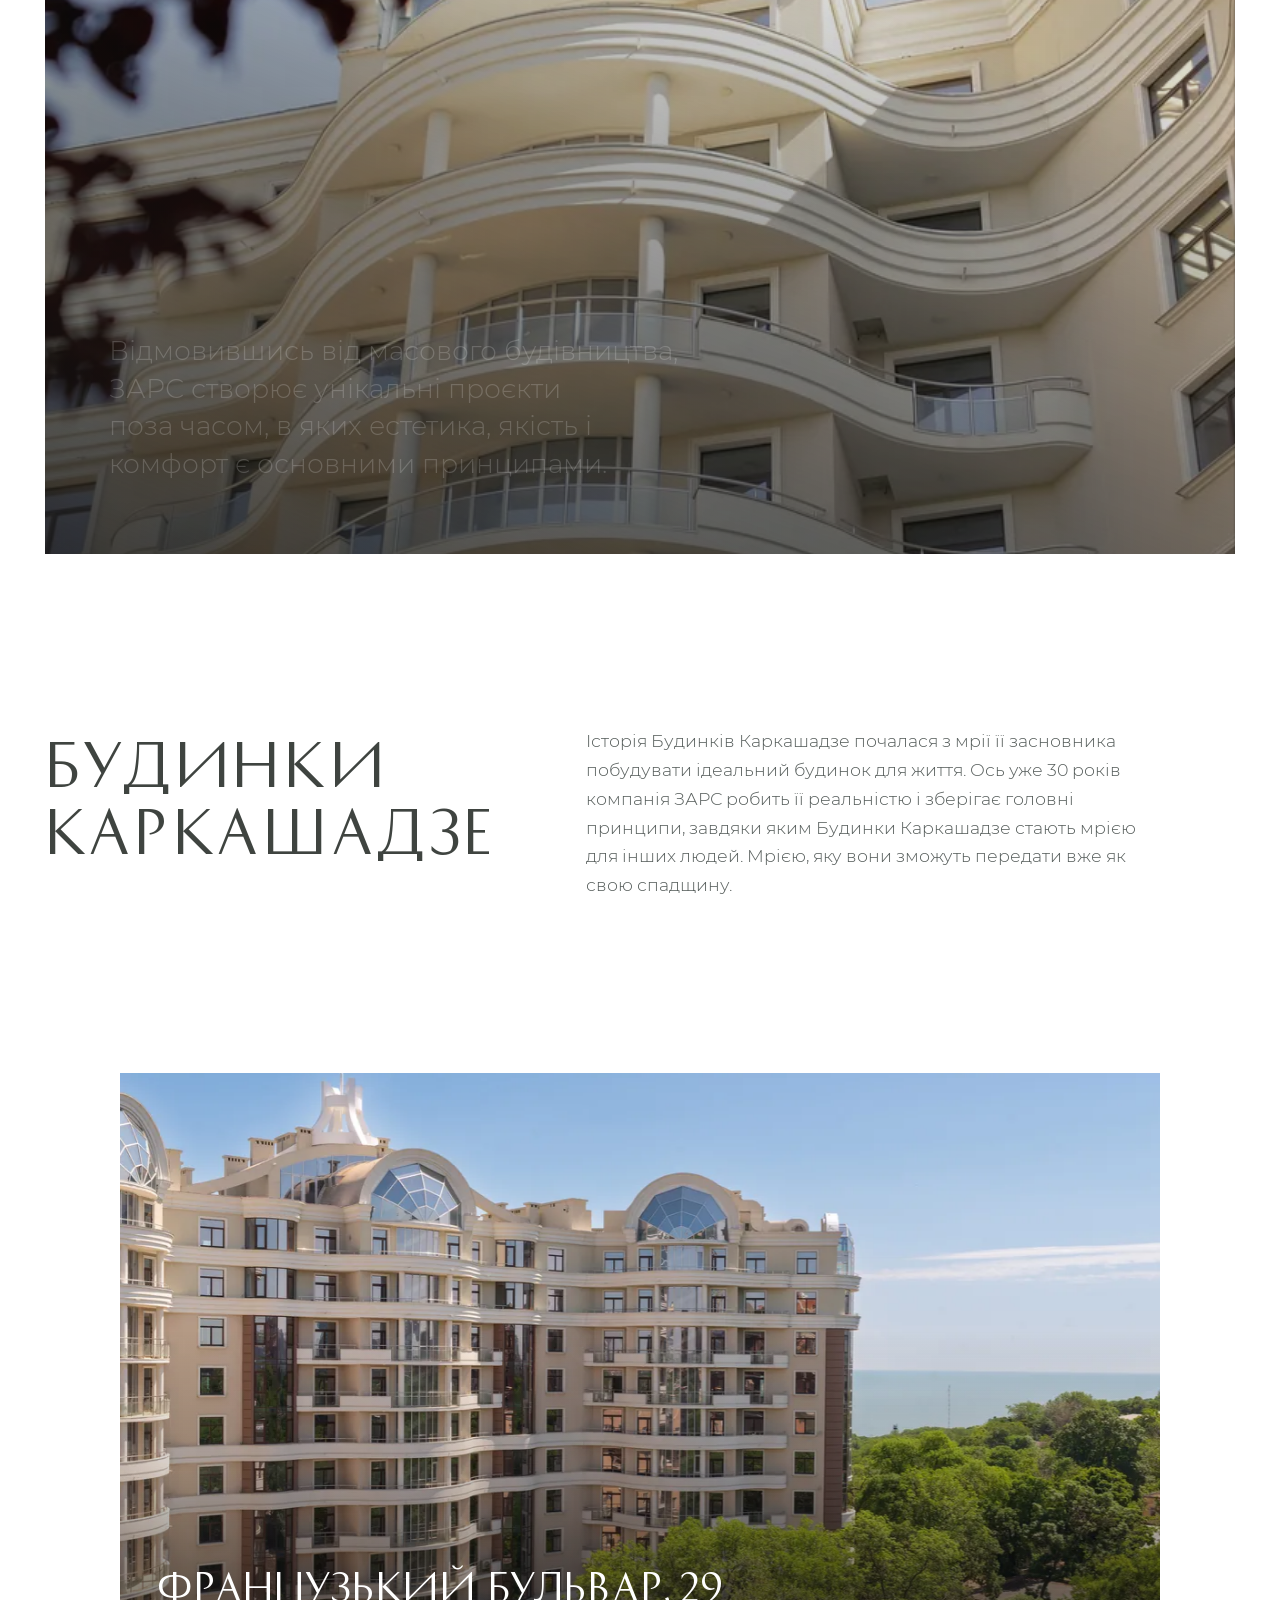
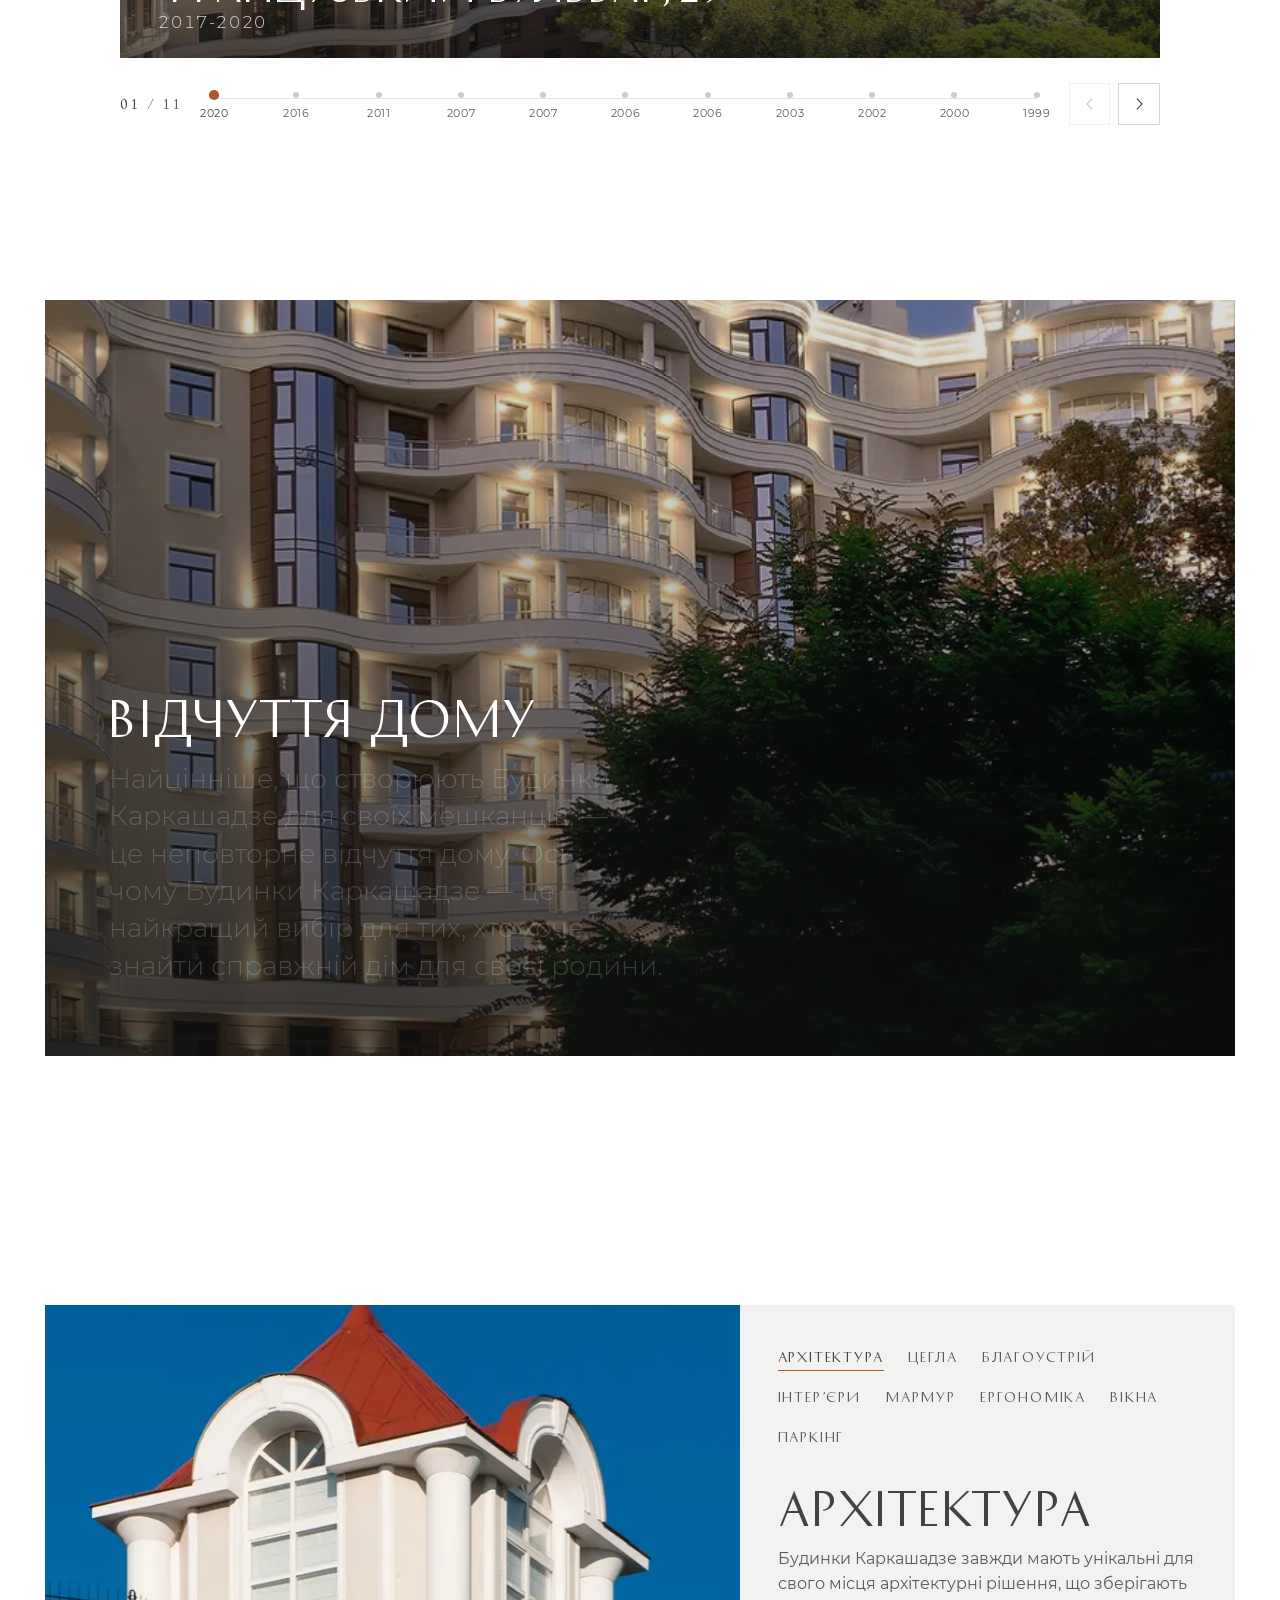
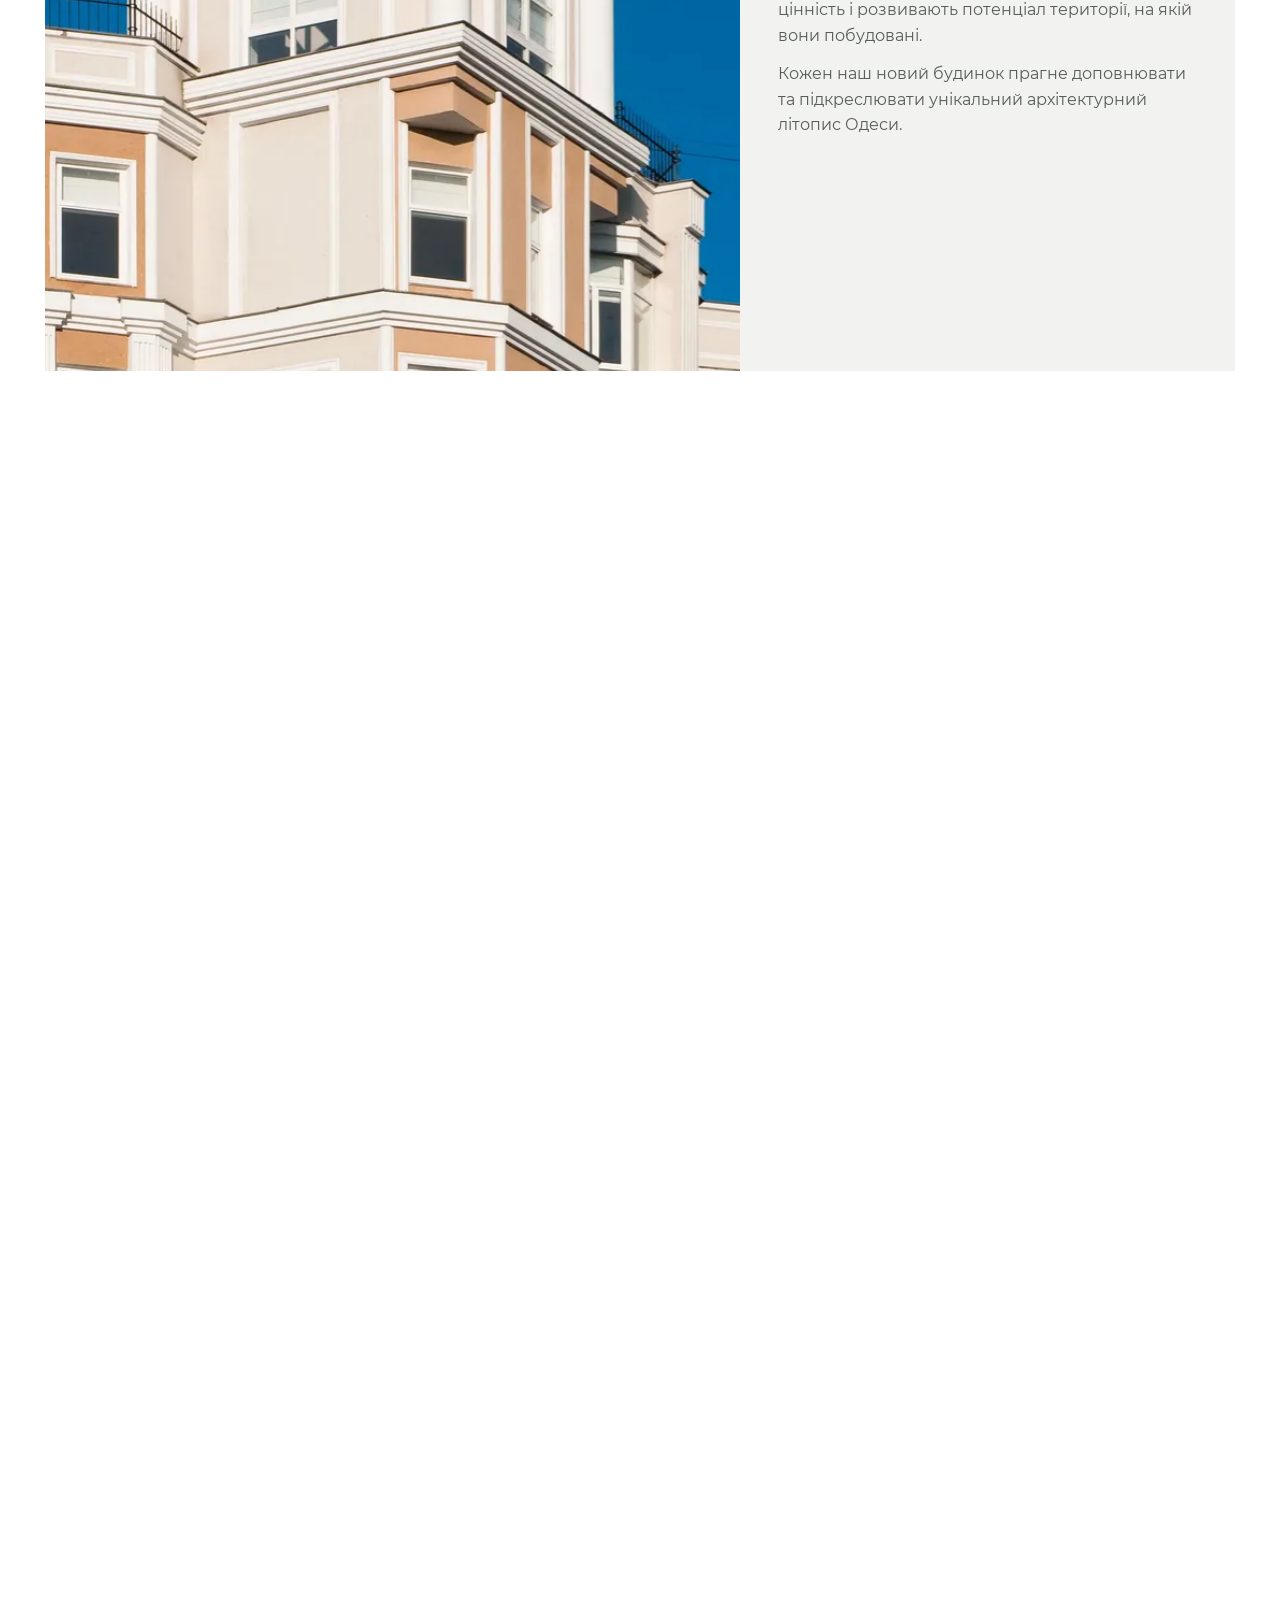
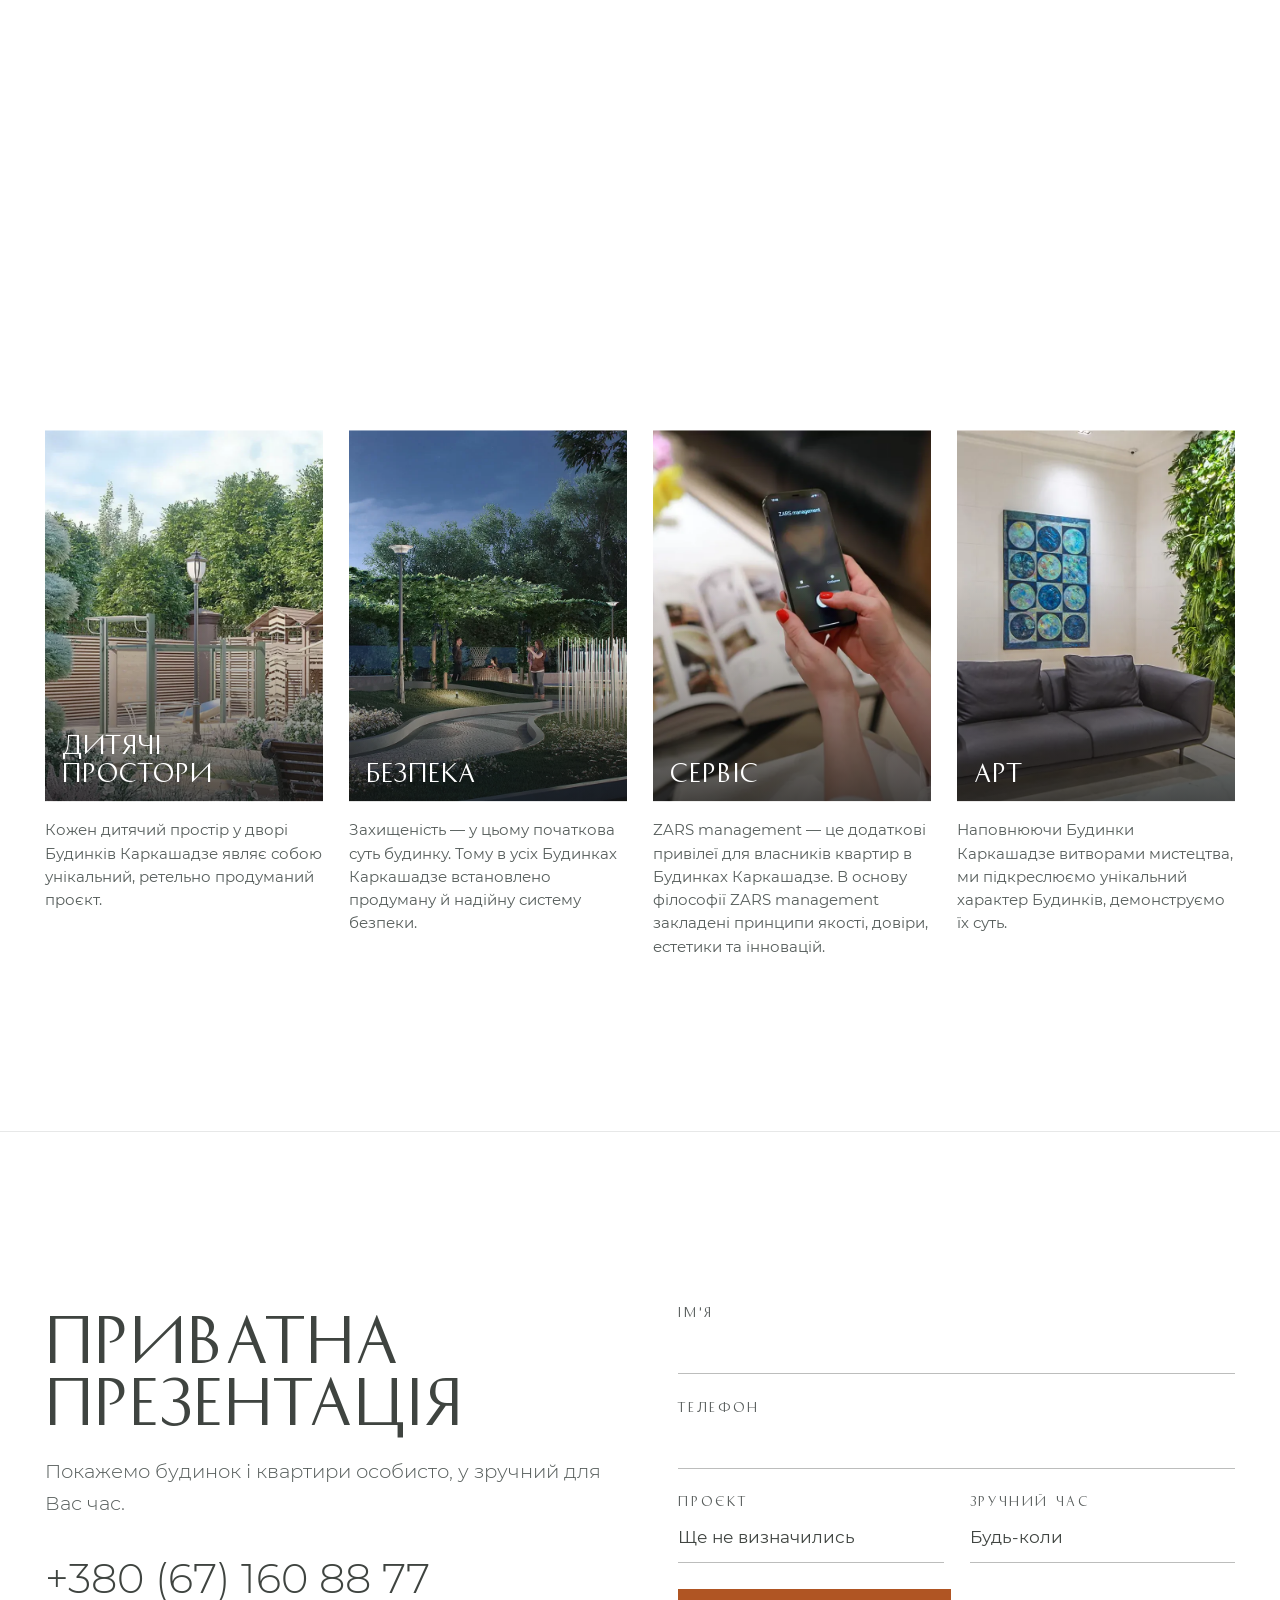
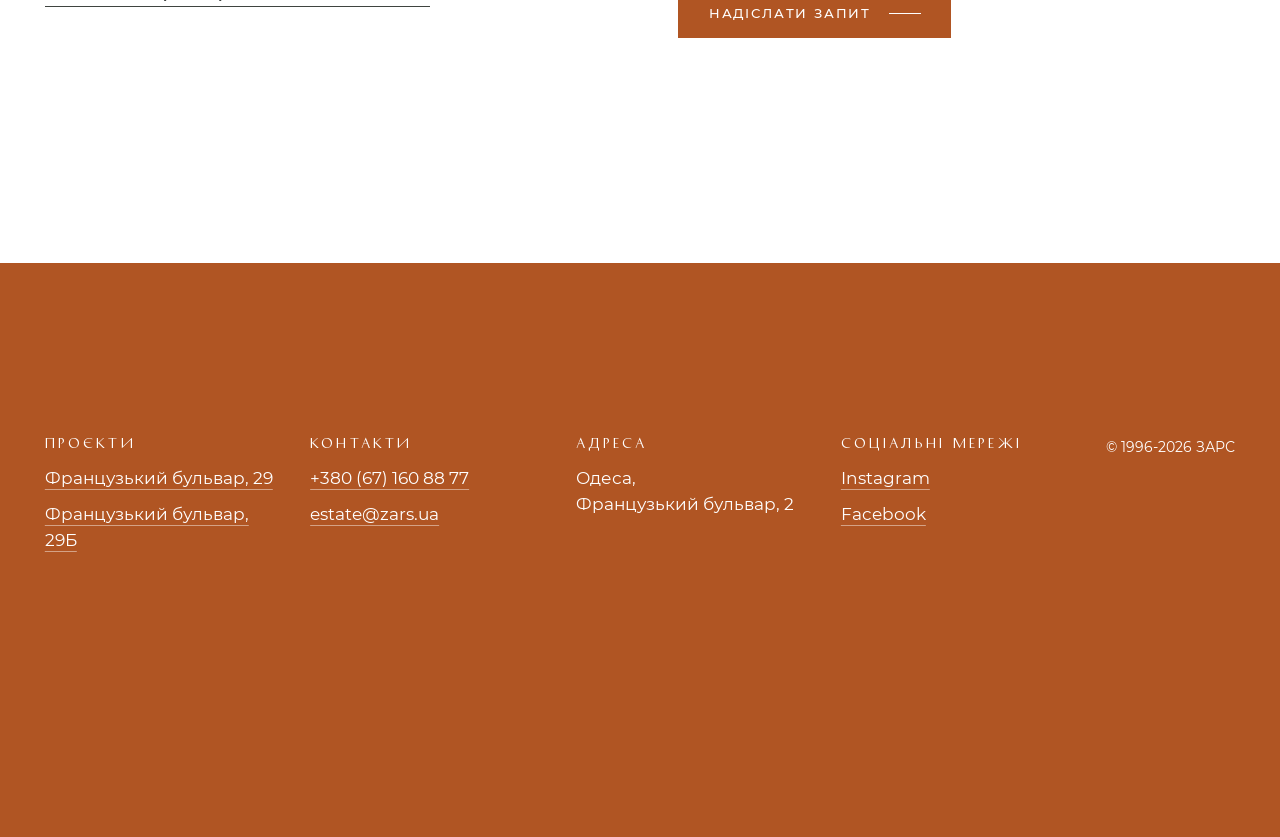
<file: mock/index.html>
<!doctype html>
<html lang="uk" data-site="zars">
<head>
<meta charset="utf-8">
<meta name="viewport" content="width=device-width, initial-scale=1">
<title>ЗАРС | Будинки Каркашадзе в Одесі з 1996 року</title>
<meta name="description" content="Холдинг ЗАРС будує цегляні Будинки Каркашадзе в Одесі з 1996 року: одинадцять зданих будинків, власна керуюча компанія, Французький бульвар, 29 і 29Б.">
<meta property="og:type" content="website">
<meta property="og:title" content="ЗАРС | Будинки Каркашадзе в Одесі з 1996 року">
<meta property="og:description" content="Холдинг ЗАРС будує цегляні Будинки Каркашадзе в Одесі з 1996 року: одинадцять зданих будинків, власна керуюча компанія, Французький бульвар, 29 і 29Б.">
<meta property="og:image" content="https://zars-ua.github.io/ZARS-landing/assets/video/zars-intro-poster.webp">
<meta property="og:locale" content="uk_UA">
<script>document.documentElement.classList.add('js')</script>
<link rel="icon" href="../assets/logo/favicon-zars.svg" type="image/svg+xml">
<link rel="stylesheet" href="mock.css">
<link rel="stylesheet" href="dev.css">
</head>
<body class="h-zars">
<!-- Сторінка девелопера. Генерується tools/build_dev_page.py; стилі mock/dev.css, рух mock/dev.js. -->
<header class="bar">
  <a class="bar__logo" href="index.html" aria-label="ЗАРС, на головну"><svg viewBox="32.0 32.0 5120.0 756.0" aria-hidden="true"><use href="#zars"/></svg></a>
  <nav class="bar__nav" aria-label="Основна навігація"><a href="fb29.html">Французький бульвар, 29</a><a href="fb29b.html">Французький бульвар, 29Б</a><a href="#presentation">Зв’язатися</a></nav>
  <button class="bar__menu" type="button">Меню</button>
</header>

<div class="d-intro-run">
<section class="d-intro" data-intro aria-label="ЗАРС">
  <div class="d-intro__media">
    <video muted playsinline loop autoplay preload="auto" poster="../assets/video/zars-intro-poster.webp">
      <source src="../assets/video/zars-intro-portrait-1080.mp4" type="video/mp4" media="(max-width: 800px) and (orientation: portrait)">
      <source src="../assets/video/zars-intro-854.mp4" type="video/mp4" media="(max-width: 800px)">
      <source src="../assets/video/zars-intro-1600.mp4" type="video/mp4">
    </video>
  </div>
  <svg class="d-intro__veil" aria-hidden="true" preserveAspectRatio="none">
    <defs><mask id="d-intro-mask" maskUnits="userSpaceOnUse" x="-50%" y="-50%" width="200%" height="200%">
      <rect x="-50%" y="-50%" width="200%" height="200%" fill="#fff"/>
      <g class="d-intro__letters"><use href="#zars" style="color:#000"/></g>
    </mask></defs>
    <rect class="veil" x="-50%" y="-50%" width="200%" height="200%" mask="url(#d-intro-mask)"/>
  </svg>
  <div class="d-intro__cue" aria-hidden="true"></div>
  <div class="d-intro__body">
    <div class="lockup">
      <h1 class="lockup__mark" aria-label="ЗАРС"><svg viewBox="32.0 32.0 5120.0 756.0" aria-hidden="true"><use href="#zars"/></svg></h1>
      <svg class="lockup__motto" viewBox="0 0 1000 40" role="img" aria-label="Якість. Естетика. Традиції."><text x="0" y="33" textLength="1000" lengthAdjust="spacing" fill="currentColor">ЯКІСТЬ. ЕСТЕТИКА. ТРАДИЦІЇ.</text></svg>
    </div>
  </div>
</section>
</div>

<section class="d-claim gut" aria-label="30 років">
  <div class="d-claim__inner">
    <p class="d-claim__years"><span class="d-claim__num">30</span><span class="d-claim__unit">років</span></p>
    <p class="d-claim__text"><span>створюємо</span><span>унікальні проєкти</span><span>поза часом</span></p>
  </div>
</section>

<section class="d-holding gut" aria-labelledby="holding-title">
  <div class="d-holding__media">
    <figure class="d-holding__photo"><picture><source media="(max-width: 700px)" srcset="../assets/zars/office-m-720.webp 720w, ../assets/zars/office-m-1080.webp 1080w" sizes="100vw"><img src="../assets/zars/office-1600.webp" srcset="../assets/zars/office-960.webp 960w, ../assets/zars/office-1600.webp 1600w, ../assets/zars/office-2400.webp 2400w" sizes="(max-width: 900px) 100vw, 58vw" alt="Фасад офісу холдингу ЗАРС на Французькому бульварі" loading="lazy" decoding="async"></picture></figure>
    <figure class="d-founder">
      <div class="d-founder__frame"><img src="../assets/zars/founder-1206.webp" srcset="../assets/zars/founder-600.webp 600w, ../assets/zars/founder-1206.webp 1206w" sizes="(max-width: 900px) 46vw, 16vw" alt="Гіві Сілованович Каркашадзе, засновник ЗАРС" loading="lazy" decoding="async"></div>
      <figcaption><b>Гіві Сілованович Каркашадзе</b><span>Засновник ЗАРС,</span><span class="d-founder__years">1930-2006</span></figcaption>
    </figure>
  </div>
  <div class="d-holding__text" data-rise>
    <h2 class="d-holding__title" id="holding-title">Холдинг ЗАРС</h2>
    <p>Компанія ЗАРС заснована 14 жовтня 1996 року Гіві Сіловановичем Каркашадзе (1930-2006).</p>
    <p>Холдинг ЗАРС здійснює повний інвестиційно-будівельний цикл власних проєктів, від девелопменту та будівництва до введення в експлуатацію та управління.</p>
    <p>ЗАРС — це злагоджена команда професіоналів зі спільними цінностями та баченням. Розуміючи потреби наших клієнтів та враховуючи сучасні тенденції, наша компанія створює найкращі проєкти.</p>
  </div>
</section>

<section class="d-photo gut" aria-label="Принципи ЗАРС">
  <div class="d-photo__frame">
    <picture><source media="(max-width: 700px)" srcset="../assets/zars/manifest-p-720.webp 720w, ../assets/zars/manifest-p-1080.webp 1080w" sizes="100vw"><img src="../assets/zars/manifest-1280.webp" srcset="../assets/zars/manifest-1280.webp 1280w, ../assets/zars/manifest-1920.webp 1920w, ../assets/zars/manifest-2560.webp 2560w" sizes="100vw" alt="Хвилясті балкони Будинку Каркашадзе на тлі неба" loading="lazy" decoding="async"></picture>
    <div class="d-photo__body"><p class="d-photo__text" data-words>Відмовившись від масового будівництва, ЗАРС створює унікальні проєкти поза часом, в яких естетика, якість і комфорт є основними принципами.</p></div>
  </div>
</section>

<section class="d-kk gut" aria-labelledby="kk-title">
  <h2 class="d-kk__title" id="kk-title" data-lines><span class="line"><span>Будинки</span></span> <span class="line"><span>Каркашадзе</span></span></h2>
  <p class="d-kk__story" data-rise>Історія Будинків Каркашадзе почалася з мрії її засновника побудувати ідеальний будинок для життя. Ось уже 30 років компанія ЗАРС робить її реальністю і зберігає головні принципи, завдяки яким Будинки Каркашадзе стають мрією для інших людей. Мрією, яку вони зможуть передати вже як свою спадщину.</p>
</section>

<section class="d-gal gut" data-gal aria-roledescription="карусель" aria-label="Будинки Каркашадзе, від новіших до перших">
  <div class="d-gal__viewport" tabindex="0" aria-label="Будинки Каркашадзе, гортайте вбік">
    <ul class="d-gal__track">
    <li class="d-gal__slide">
      <figure class="d-gal__figure">
        <picture><source media="(max-width: 700px)" srcset="../assets/dk/f29-p-720.webp 720w, ../assets/dk/f29-p-1080.webp 1080w" sizes="86vw"><img src="../assets/dk/f29-1920.webp" srcset="../assets/dk/f29-1280.webp 1280w, ../assets/dk/f29-1920.webp 1920w, ../assets/dk/f29-2560.webp 2560w" sizes="(max-width: 900px) 86vw, 74vw" alt="Французький бульвар, 29" loading="eager" decoding="async" draggable="false"></picture>
        <figcaption class="d-gal__cap"><h3 class="d-gal__name">Французький бульвар, 29</h3><p class="d-gal__years">2017-2020</p></figcaption>
      </figure>
    </li>
    <li class="d-gal__slide">
      <figure class="d-gal__figure">
        <picture><source media="(max-width: 700px)" srcset="../assets/dk/f2-p-720.webp 720w, ../assets/dk/f2-p-1080.webp 1080w" sizes="86vw"><img src="../assets/dk/f2-1920.webp" srcset="../assets/dk/f2-1280.webp 1280w, ../assets/dk/f2-1920.webp 1920w, ../assets/dk/f2-2560.webp 2560w" sizes="(max-width: 900px) 86vw, 74vw" alt="Французький бульвар, 2" loading="eager" decoding="async" draggable="false"></picture>
        <figcaption class="d-gal__cap"><h3 class="d-gal__name">Французький бульвар, 2</h3><p class="d-gal__years">2012-2016</p></figcaption>
      </figure>
    </li>
    <li class="d-gal__slide">
      <figure class="d-gal__figure">
        <picture><source media="(max-width: 700px)" srcset="../assets/dk/k9-p-720.webp 720w, ../assets/dk/k9-p-1080.webp 1080w" sizes="86vw"><img src="../assets/dk/k9-1920.webp" srcset="../assets/dk/k9-1280.webp 1280w, ../assets/dk/k9-1920.webp 1920w, ../assets/dk/k9-2560.webp 2560w" sizes="(max-width: 900px) 86vw, 74vw" alt="Провулок Каркашадзе, 9" loading="lazy" decoding="async" draggable="false"></picture>
        <figcaption class="d-gal__cap"><h3 class="d-gal__name">Провулок Каркашадзе, 9</h3><p class="d-gal__years">2008-2011</p></figcaption>
      </figure>
    </li>
    <li class="d-gal__slide">
      <figure class="d-gal__figure">
        <picture><source media="(max-width: 700px)" srcset="../assets/dk/k7-p-720.webp 720w, ../assets/dk/k7-p-1080.webp 1080w" sizes="86vw"><img src="../assets/dk/k7-1920.webp" srcset="../assets/dk/k7-1280.webp 1280w, ../assets/dk/k7-1920.webp 1920w, ../assets/dk/k7-2560.webp 2560w" sizes="(max-width: 900px) 86vw, 74vw" alt="Провулок Каркашадзе, 7" loading="lazy" decoding="async" draggable="false"></picture>
        <figcaption class="d-gal__cap"><h3 class="d-gal__name">Провулок Каркашадзе, 7</h3><p class="d-gal__years">2003-2007</p></figcaption>
      </figure>
    </li>
    <li class="d-gal__slide">
      <figure class="d-gal__figure">
        <picture><source media="(max-width: 700px)" srcset="../assets/dk/d4a-p-720.webp 720w, ../assets/dk/d4a-p-1080.webp 1080w" sizes="86vw"><img src="../assets/dk/d4a-1920.webp" srcset="../assets/dk/d4a-1280.webp 1280w, ../assets/dk/d4a-1920.webp 1920w, ../assets/dk/d4a-2560.webp 2560w" sizes="(max-width: 900px) 86vw, 74vw" alt="Вулиця Довженка, 4А" loading="lazy" decoding="async" draggable="false"></picture>
        <figcaption class="d-gal__cap"><h3 class="d-gal__name">Вулиця Довженка, 4А</h3><p class="d-gal__years">2003-2007</p></figcaption>
      </figure>
    </li>
    <li class="d-gal__slide">
      <figure class="d-gal__figure">
        <picture><source media="(max-width: 700px)" srcset="../assets/dk/d4-p-720.webp 720w, ../assets/dk/d4-p-1080.webp 1080w" sizes="86vw"><img src="../assets/dk/d4-1920.webp" srcset="../assets/dk/d4-1280.webp 1280w, ../assets/dk/d4-1920.webp 1920w, ../assets/dk/d4-2560.webp 2560w" sizes="(max-width: 900px) 86vw, 74vw" alt="Вулиця Довженка, 4" loading="lazy" decoding="async" draggable="false"></picture>
        <figcaption class="d-gal__cap"><h3 class="d-gal__name">Вулиця Довженка, 4</h3><p class="d-gal__years">2003-2006</p></figcaption>
      </figure>
    </li>
    <li class="d-gal__slide">
      <figure class="d-gal__figure">
        <picture><source media="(max-width: 700px)" srcset="../assets/dk/k3-p-720.webp 720w, ../assets/dk/k3-p-1080.webp 1080w" sizes="86vw"><img src="../assets/dk/k3-1920.webp" srcset="../assets/dk/k3-1280.webp 1280w, ../assets/dk/k3-1920.webp 1920w, ../assets/dk/k3-2560.webp 2560w" sizes="(max-width: 900px) 86vw, 74vw" alt="Провулок Каркашадзе, 3/1" loading="lazy" decoding="async" draggable="false"></picture>
        <figcaption class="d-gal__cap"><h3 class="d-gal__name">Провулок Каркашадзе, 3/1</h3><p class="d-gal__years">2003-2006</p></figcaption>
      </figure>
    </li>
    <li class="d-gal__slide">
      <figure class="d-gal__figure">
        <picture><source media="(max-width: 700px)" srcset="../assets/dk/f35-p-720.webp 720w, ../assets/dk/f35-p-1080.webp 1080w" sizes="86vw"><img src="../assets/dk/f35-1920.webp" srcset="../assets/dk/f35-1280.webp 1280w, ../assets/dk/f35-1920.webp 1920w, ../assets/dk/f35-2560.webp 2560w" sizes="(max-width: 900px) 86vw, 74vw" alt="Французький бульвар, 35" loading="lazy" decoding="async" draggable="false"></picture>
        <figcaption class="d-gal__cap"><h3 class="d-gal__name">Французький бульвар, 35</h3><p class="d-gal__years">2001-2003</p></figcaption>
      </figure>
    </li>
    <li class="d-gal__slide">
      <figure class="d-gal__figure">
        <picture><source media="(max-width: 700px)" srcset="../assets/dk/d2-p-720.webp 720w, ../assets/dk/d2-p-1080.webp 1080w" sizes="86vw"><img src="../assets/dk/d2-1920.webp" srcset="../assets/dk/d2-1280.webp 1280w, ../assets/dk/d2-1920.webp 1920w, ../assets/dk/d2-2560.webp 2560w" sizes="(max-width: 900px) 86vw, 74vw" alt="Вулиця Довженка, 2" loading="lazy" decoding="async" draggable="false"></picture>
        <figcaption class="d-gal__cap"><h3 class="d-gal__name">Вулиця Довженка, 2</h3><p class="d-gal__years">1999-2002</p></figcaption>
      </figure>
    </li>
    <li class="d-gal__slide">
      <figure class="d-gal__figure">
        <picture><source media="(max-width: 700px)" srcset="../assets/dk/d6a-p-720.webp 720w, ../assets/dk/d6a-p-1080.webp 1080w" sizes="86vw"><img src="../assets/dk/d6a-1920.webp" srcset="../assets/dk/d6a-1280.webp 1280w, ../assets/dk/d6a-1920.webp 1920w, ../assets/dk/d6a-2560.webp 2560w" sizes="(max-width: 900px) 86vw, 74vw" alt="Вулиця Довженка, 6А" loading="lazy" decoding="async" draggable="false"></picture>
        <figcaption class="d-gal__cap"><h3 class="d-gal__name">Вулиця Довженка, 6А</h3><p class="d-gal__years">1997-2000</p></figcaption>
      </figure>
    </li>
    <li class="d-gal__slide">
      <figure class="d-gal__figure">
        <picture><source media="(max-width: 700px)" srcset="../assets/dk/d6-p-720.webp 720w, ../assets/dk/d6-p-1080.webp 1080w" sizes="86vw"><img src="../assets/dk/d6-1920.webp" srcset="../assets/dk/d6-1280.webp 1280w, ../assets/dk/d6-1920.webp 1920w, ../assets/dk/d6-2560.webp 2560w" sizes="(max-width: 900px) 86vw, 74vw" alt="Вулиця Довженка, 6" loading="lazy" decoding="async" draggable="false"></picture>
        <figcaption class="d-gal__cap"><h3 class="d-gal__name">Вулиця Довженка, 6</h3><p class="d-gal__years">1996-1999</p></figcaption>
      </figure>
    </li>
    </ul>
  </div>
  <div class="d-gal__bar">
    <span class="d-gal__count"><b class="d-gal__cur">01</b> / 11</span>
    <ol class="d-gal__ticks"><li><button class="d-gal__tick" type="button" aria-current="true" aria-label="Французький бульвар, 29, 2017-2020"><span>2020</span></button></li><li><button class="d-gal__tick" type="button" aria-current="false" aria-label="Французький бульвар, 2, 2012-2016"><span>2016</span></button></li><li><button class="d-gal__tick" type="button" aria-current="false" aria-label="Провулок Каркашадзе, 9, 2008-2011"><span>2011</span></button></li><li><button class="d-gal__tick" type="button" aria-current="false" aria-label="Провулок Каркашадзе, 7, 2003-2007"><span>2007</span></button></li><li><button class="d-gal__tick" type="button" aria-current="false" aria-label="Вулиця Довженка, 4А, 2003-2007"><span>2007</span></button></li><li><button class="d-gal__tick" type="button" aria-current="false" aria-label="Вулиця Довженка, 4, 2003-2006"><span>2006</span></button></li><li><button class="d-gal__tick" type="button" aria-current="false" aria-label="Провулок Каркашадзе, 3/1, 2003-2006"><span>2006</span></button></li><li><button class="d-gal__tick" type="button" aria-current="false" aria-label="Французький бульвар, 35, 2001-2003"><span>2003</span></button></li><li><button class="d-gal__tick" type="button" aria-current="false" aria-label="Вулиця Довженка, 2, 1999-2002"><span>2002</span></button></li><li><button class="d-gal__tick" type="button" aria-current="false" aria-label="Вулиця Довженка, 6А, 1997-2000"><span>2000</span></button></li><li><button class="d-gal__tick" type="button" aria-current="false" aria-label="Вулиця Довженка, 6, 1996-1999"><span>1999</span></button></li></ol>
    <div class="d-gal__arrows">
      <button type="button" data-prev aria-label="Попередній будинок"><svg viewBox="0 0 18 18" aria-hidden="true"><path d="M11.5 3 5.5 9l6 6" fill="none" stroke="currentColor" stroke-width="1.2"/></svg></button>
      <button type="button" data-next aria-label="Наступний будинок"><svg viewBox="0 0 18 18" aria-hidden="true"><path d="M6.5 3l6 6-6 6" fill="none" stroke="currentColor" stroke-width="1.2"/></svg></button>
    </div>
  </div>
</section>

<section class="d-photo gut" aria-labelledby="feel-title">
  <div class="d-photo__frame">
    <picture><source media="(max-width: 700px)" srcset="../assets/zars/feel-p-720.webp 720w, ../assets/zars/feel-p-1080.webp 1080w" sizes="100vw"><img src="../assets/zars/feel-1280.webp" srcset="../assets/zars/feel-1280.webp 1280w, ../assets/zars/feel-1920.webp 1920w, ../assets/zars/feel-2000.webp 2000w" sizes="100vw" alt="Будинок на Французькому бульварі, 29 у вечірньому підсвічуванні" loading="lazy" decoding="async"></picture>
    <div class="d-photo__body"><h2 class="d-photo__title" id="feel-title">Відчуття дому</h2><p class="d-photo__text" data-words>Найцінніше, що створюють Будинки Каркашадзе для своїх мешканців, — це неповторне відчуття дому. Ось чому Будинки Каркашадзе — це найкращий вибір для тих, хто хоче знайти справжній дім для своєї родини.</p></div>
  </div>
</section>

<section class="d-adv" data-adv aria-label="Переваги Будинків Каркашадзе">
  <div class="d-adv__sticky gut">
    <div class="d-adv__card">
      <div class="d-adv__media" aria-hidden="true"><figure><img src="../assets/zars/arch-1600.webp" srcset="../assets/zars/arch-960.webp 960w, ../assets/zars/arch-1600.webp 1600w" sizes="(max-width: 900px) 100vw, 58vw" alt="Архітектурний фрагмент Будинку Каркашадзе" loading="lazy" decoding="async"></figure><figure><img src="../assets/zars/brick-1338.webp" srcset="../assets/zars/brick-960.webp 960w, ../assets/zars/brick-1338.webp 1338w" sizes="(max-width: 900px) 100vw, 58vw" alt="Червона керамічна цегла" loading="lazy" decoding="async"></figure><figure><img src="../assets/zars/landscape-1600.webp" srcset="../assets/zars/landscape-960.webp 960w, ../assets/zars/landscape-1600.webp 1600w, ../assets/zars/landscape-2000.webp 2000w" sizes="(max-width: 900px) 100vw, 58vw" alt="Прибудинкова територія з ландшафтним дизайном" loading="lazy" decoding="async"></figure><figure><img src="../assets/zars/interiors-1466.webp" srcset="../assets/zars/interiors-960.webp 960w, ../assets/zars/interiors-1466.webp 1466w" sizes="(max-width: 900px) 100vw, 58vw" alt="Хол Будинку Каркашадзе із зеленою стіною" loading="lazy" decoding="async"></figure><figure><img src="../assets/zars/marble-1600.webp" srcset="../assets/zars/marble-960.webp 960w, ../assets/zars/marble-1600.webp 1600w" sizes="(max-width: 900px) 100vw, 58vw" alt="Мармурові сходи в холі" loading="lazy" decoding="async"></figure><figure><img src="../assets/zars/ergonomics-1476.webp" srcset="../assets/zars/ergonomics-960.webp 960w, ../assets/zars/ergonomics-1476.webp 1476w" sizes="(max-width: 900px) 100vw, 58vw" alt="Тераса квартири з видом на море" loading="lazy" decoding="async"></figure><figure><img src="../assets/zars/windows-1476.webp" srcset="../assets/zars/windows-960.webp 960w, ../assets/zars/windows-1476.webp 1476w" sizes="(max-width: 900px) 100vw, 58vw" alt="Панорамне вікно з видом на море" loading="lazy" decoding="async"></figure><figure><img src="../assets/zars/parking-1496.webp" srcset="../assets/zars/parking-960.webp 960w, ../assets/zars/parking-1496.webp 1496w" sizes="(max-width: 900px) 100vw, 58vw" alt="Підземний паркінг Будинку Каркашадзе" loading="lazy" decoding="async"></figure></div>
      <ul class="d-adv__nav"><li><button type="button" aria-current="true">Архітектура</button></li><li><button type="button" aria-current="false">Цегла</button></li><li><button type="button" aria-current="false">Благоустрій</button></li><li><button type="button" aria-current="false">Інтер’єри</button></li><li><button type="button" aria-current="false">Мармур</button></li><li><button type="button" aria-current="false">Ергономіка</button></li><li><button type="button" aria-current="false">Вікна</button></li><li><button type="button" aria-current="false">Паркінг</button></li></ul>
      <div class="d-adv__body">
        <div class="d-adv__texts"><article class="d-adv__text"><h3 class="d-adv__title">Архітектура</h3><p>Будинки Каркашадзе завжди мають унікальні для свого місця архітектурні рішення, що зберігають цінність і розвивають потенціал території, на якій вони побудовані.</p><p>Кожен наш новий будинок прагне доповнювати та підкреслювати унікальний архітектурний літопис Одеси.</p></article><article class="d-adv__text"><h3 class="d-adv__title">Цегла</h3><p>Скільки б з часом не з’являлося матеріалів для будівництва, цегла залишатиметься найкращим з них. Міцна. Зносостійка. Вологостійка. Морозостійка. Практично вічна. Ми подбали, щоб наш головний будівельний матеріал був якнайкращим.</p><p>Цегла підходить для висотного будівництва за характеристиками міцності, а за шумо- і теплоізоляційними властивостями — для будівництва житла найвищого класу.</p></article><article class="d-adv__text"><h3 class="d-adv__title">Благоустрій</h3><p>Як сам будинок, так і територія навколо нього — це гармонія вишуканості й функційності.</p><p>Індивідуальний, спеціально розроблений ландшафтний дизайн чудово доповнює загальну концепцію кожного Будинку Каркашадзе. А цілодобова охорона й відеоспостереження гарантує безпеку та дозволить відчути себе захищено й комфортно.</p></article><article class="d-adv__text"><h3 class="d-adv__title">Інтер’єри</h3><p>Ми хочемо, щоб відчуття дому виникало, коли відчиняються двері в хол Будинку Каркашадзе, та не залишало Вас до самої квартири.</p><p>Атмосфера м’якої розкоші — цього відчуття ми завжди прагнемо досягти, проєктуючи інтер’єри. Її атрибути — італійські меблі в м’якому світлі люстр і бра довершують цей ефект.</p></article><article class="d-adv__text"><h3 class="d-adv__title">Мармур</h3><p>Тисячі років мармурові підлоги шляхетно приглушують звуки кроків власників хороших будинків. Тому коли справа стосується вибору матеріалів для холів і коридорів у Будинках Каркашадзе, ми завжди віддаємо перевагу класиці — мармуру високої якості.</p></article><article class="d-adv__text"><h3 class="d-adv__title">Ергономіка</h3><p>Передбачаючи Ваші побажання до формування комфортного житлового простору, наші експерти з ергономіки створюють продумані планування.</p><p>При цьому ми завжди залишаємо можливість індивідуально підійти до кожного проєкту для того, щоб втілити в реальність ваші уявлення про ідеальний будинок.</p></article><article class="d-adv__text"><h3 class="d-adv__title">Вікна</h3><p>Делікатність натурального дерева й технологічність алюмінію. Для оснащення вікон Будинків Каркашадзе ми використовуємо принцип з’єднання найкращих традиційних матеріалів і сучасних технічних вирішень.</p></article><article class="d-adv__text"><h3 class="d-adv__title">Паркінг</h3><p>Обов’язковий елемент комфорту Будинків Каркашадзе. Підземний паркінг з окремою системою вентиляції і димовидалення, спроєктований з урахуванням експлуатації автомобілів S Class.</p></article></div>
      </div>
    </div>
  </div>
</section>

<section class="d-points gut" data-points aria-label="Додаткові переваги Будинків Каркашадзе">
  <ul class="d-point__list" data-rise><li class="d-point"><figure class="d-point__frame"><img src="../assets/zars/kids-792.webp" srcset="../assets/zars/kids-792.webp 792w" sizes="(max-width: 900px) 100vw, 24vw" alt="Дитячий майданчик у дворі" loading="lazy" decoding="async"><figcaption>Дитячі простори</figcaption></figure><p>Кожен дитячий простір у дворі Будинків Каркашадзе являє собою унікальний, ретельно продуманий проєкт.</p></li><li class="d-point"><figure class="d-point__frame"><img src="../assets/zars/security-770.webp" srcset="../assets/zars/security-770.webp 770w" sizes="(max-width: 900px) 100vw, 24vw" alt="Двір під відеоспостереженням" loading="lazy" decoding="async"><figcaption>Безпека</figcaption></figure><p>Захищеність — у цьому початкова суть будинку. Тому в усіх Будинках Каркашадзе встановлено продуману й надійну систему безпеки.</p></li><li class="d-point"><figure class="d-point__frame"><img src="../assets/zars/service-792.webp" srcset="../assets/zars/service-792.webp 792w" sizes="(max-width: 900px) 100vw, 24vw" alt="Сервіс ZARS management" loading="lazy" decoding="async"><figcaption>Сервіс</figcaption></figure><p>ZARS management — це додаткові привілеї для власників квартир в Будинках Каркашадзе. В основу філософії ZARS management закладені принципи якості, довіри, естетики та інновацій.</p></li><li class="d-point"><figure class="d-point__frame"><img src="../assets/zars/art-616.webp" srcset="../assets/zars/art-616.webp 616w" sizes="(max-width: 900px) 100vw, 24vw" alt="Витвір мистецтва в холі" loading="lazy" decoding="async"><figcaption>Арт</figcaption></figure><p>Наповнюючи Будинки Каркашадзе витворами мистецтва, ми підкреслюємо унікальний характер Будинків, демонструємо їх суть.</p></li></ul>
  <div class="d-points__slider" aria-hidden="true"><i></i></div>
</section>

<section class="enquiry" id="presentation" aria-labelledby="enq-title">
  <div>
    <h2 class="title-lg" id="enq-title">Приватна презентація</h2>
    <p class="lead">Покажемо будинок і квартири особисто, у зручний для Вас час.</p>
    <a class="enquiry__phone" href="tel:+380671608877">+380 (67) 160 88 77</a>
  </div>
  <form class="form" data-enquiry novalidate>
    <label class="field"><span>Ім'я</span><input name="name" autocomplete="name" required></label>
    <label class="field"><span>Телефон</span><input name="phone" type="tel" autocomplete="tel" inputmode="tel" required></label>
    <div class="form__row">
      <label class="field"><span>Проєкт</span><select name="project"><option>Французький бульвар, 29</option><option>Французький бульвар, 29Б</option><option selected>Ще не визначились</option></select></label>
      <label class="field"><span>Зручний час</span><select name="time"><option>Будь-коли</option><option>Зранку</option><option>Вдень</option><option>Увечері</option></select></label>
    </div>
    <button class="act" type="submit">Надіслати запит</button>
    <p class="form__msg" role="status" aria-live="polite"></p>
  </form>
</section>
<footer class="d-foot" id="contacts">
  <div class="d-foot__grid">
    <div><h2>Проєкти</h2><ul><li><a href="fb29.html">Французький бульвар, 29</a></li><li><a href="fb29b.html">Французький бульвар, 29Б</a></li></ul></div>
    <div><h2>Контакти</h2><ul><li><a href="tel:+380671608877">+380 (67) 160 88 77</a></li><li><a href="mailto:estate@zars.ua">estate@zars.ua</a></li></ul></div>
    <div><h2>Адреса</h2><ul><li>Одеса,<br>Французький бульвар, 2</li></ul></div>
    <div><h2>Соціальні мережі</h2><ul><li><a href="https://www.instagram.com/zars.ua/" target="_blank" rel="noopener">Instagram</a></li><li><a href="https://www.facebook.com/www.zars.ua/" target="_blank" rel="noopener">Facebook</a></li></ul></div>
    <p class="d-foot__copy">© 1996-2026 ЗАРС</p>
  </div>
  <div class="d-foot__mark" aria-hidden="true"><svg viewBox="32.0 32.0 5120.0 756.0" aria-hidden="true"><use href="#zars"/></svg></div>
</footer>
<svg width="0" height="0" style="position:absolute" aria-hidden="true"><symbol id="zars" viewBox="32.0 32.0 5120.0 756.0"><path fill="currentColor" fill-rule="evenodd" d="M45.2 785.9C32.5 779.6 32.0 777.2 32.0 722.4C32.0 667.4 32.5 665.1 45.4 657.7C47.0 656.8 129.4 656.4 415.0 656.0C782.5 655.5 782.5 655.5 791.5 652.7C820.9 643.5 833.4 628.6 841.9 592.4C844.8 579.8 844.9 552.1 842.1 540.9C841.1 536.8 839.9 531.9 839.6 530.0C836.4 511.5 813.5 485.4 796.9 481.2C794.5 480.6 789.4 479.3 785.5 478.3C778.9 476.6 768.7 476.5 618.0 476.0C506.4 475.6 456.6 475.1 454.4 474.3C446.2 471.4 441.6 467.4 438.2 460.1C436.7 456.9 436.5 451.8 436.5 410.0C436.5 358.8 436.4 359.7 445.7 350.8C452.8 344.0 438.6 344.6 622.0 344.0C775.2 343.5 787.8 343.4 791.8 341.8C818.5 331.1 839.7 308.3 840.0 290.0C840.0 288.1 840.9 283.2 842.0 279.1C846.2 263.3 844.7 236.2 838.5 214.5C833.4 196.7 811.3 174.6 793.5 169.5C774.5 164.1 808.0 164.5 411.0 164.0C137.1 163.6 47.0 163.2 45.5 162.3C32.2 154.7 31.8 152.6 32.2 96.5C32.6 35.1 32.6 35.1 68.5 32.9C99.1 31.0 1113.6 32.3 1120.5 34.2C1123.8 35.2 1129.7 35.9 1133.6 36.0C1156.1 36.1 1195.8 58.0 1210.8 78.5C1212.8 81.2 1216.3 85.9 1218.7 88.8C1224.0 95.4 1236.8 120.7 1240.6 132.0C1243.5 140.5 1243.5 140.5 1243.5 232.0C1243.5 335.9 1244.3 327.8 1232.3 351.2C1227.4 360.8 1223.9 366.1 1213.8 378.4C1209.7 383.4 1182.8 401.3 1177.0 402.8C1174.5 403.4 1171.1 404.2 1169.3 404.5C1158.2 406.6 1158.8 413.1 1170.4 416.5C1200.6 425.1 1229.3 454.4 1240.6 488.0C1244.8 500.2 1245.2 673.0 1241.2 686.0C1234.5 707.5 1233.2 710.2 1222.4 726.2C1206.7 749.4 1194.0 761.1 1171.0 773.6C1164.2 777.3 1148.1 783.2 1139.4 785.2C1124.2 788.7 52.2 789.4 45.2 785.9ZM1314.0 787.0C1291.5 785.2 1282.9 769.4 1292.3 747.0C1294.2 742.3 1297.7 733.8 1300.0 728.0C1302.3 722.2 1305.5 714.5 1307.1 710.8C1308.7 707.0 1311.3 701.0 1312.9 697.2C1314.5 693.5 1317.7 685.9 1319.9 680.2C1322.2 674.6 1325.8 665.4 1328.1 659.8C1330.3 654.1 1333.5 646.5 1335.1 642.8C1336.7 639.0 1339.3 633.0 1340.9 629.2C1342.5 625.5 1345.7 617.9 1347.9 612.2C1357.3 588.7 1360.4 581.1 1363.6 573.4C1365.4 568.9 1367.7 563.1 1368.6 560.4C1369.5 557.7 1371.8 552.4 1373.8 548.5C1375.7 544.6 1378.5 538.1 1380.1 534.0C1381.6 529.9 1384.0 523.6 1385.5 520.0C1392.4 502.9 1396.4 492.9 1399.2 486.5C1400.9 482.6 1403.5 476.6 1405.0 473.0C1406.6 469.4 1409.6 462.0 1411.8 456.5C1415.7 446.8 1419.3 437.8 1428.0 416.0C1430.3 410.2 1433.5 402.5 1435.1 398.8C1436.7 395.0 1439.3 389.0 1440.9 385.2C1443.6 378.9 1446.5 371.8 1456.2 347.5C1458.4 342.0 1461.5 334.5 1463.1 330.7C1464.7 327.0 1467.3 321.0 1468.9 317.2C1470.5 313.5 1473.6 306.0 1475.8 300.5C1485.5 276.2 1488.4 269.1 1491.1 262.7C1492.7 259.0 1495.3 253.0 1496.9 249.2C1498.5 245.5 1501.7 237.9 1503.9 232.2C1506.2 226.6 1509.8 217.6 1511.9 212.2C1522.0 186.9 1524.4 181.0 1527.1 174.8C1528.7 171.0 1531.3 165.0 1532.9 161.2C1534.5 157.5 1537.7 149.8 1540.0 144.0C1542.3 138.2 1545.7 129.8 1547.6 125.4C1549.4 120.9 1551.7 115.1 1552.6 112.4C1565.8 73.0 1602.7 39.0 1635.5 36.0C1640.5 35.6 1647.0 34.6 1650.0 33.9C1659.8 31.4 2484.3 31.9 2497.0 34.3C2502.2 35.3 2508.8 36.6 2511.7 37.1C2525.9 39.8 2542.2 55.3 2551.3 74.9C2555.9 84.6 2555.8 80.5 2555.8 414.5C2555.8 785.8 2556.1 772.1 2548.3 780.2C2540.8 788.1 2556.3 787.5 2357.0 787.8C2154.8 788.1 2171.6 788.7 2163.8 781.3C2155.6 773.4 2156.0 777.8 2156.0 695.5C2156.0 613.9 2156.3 617.4 2149.0 613.7C2144.4 611.4 1756.3 611.5 1752.2 613.8C1750.0 615.1 1739.6 635.5 1736.4 644.9C1735.6 647.3 1733.4 652.9 1731.6 657.4C1728.2 665.5 1723.4 677.4 1715.8 696.5C1713.6 702.0 1710.5 709.6 1708.8 713.5C1702.0 729.2 1700.0 733.9 1696.6 742.1C1694.7 746.9 1692.3 752.9 1691.4 755.6C1686.7 769.6 1675.3 785.0 1668.2 787.0C1664.0 788.1 1328.2 788.2 1314.0 787.0ZM2669.5 787.0C2653.8 786.2 2650.3 784.2 2643.0 772.4C2639.0 766.0 2639.1 92.6 2643.1 80.9C2650.0 60.6 2673.6 37.9 2689.6 36.0C2693.4 35.5 2699.0 34.6 2702.0 33.8C2710.2 31.8 3722.1 31.8 3729.5 33.8C3732.2 34.6 3738.6 35.6 3743.5 36.0C3754.8 37.0 3775.8 44.0 3784.7 49.6C3788.0 51.7 3793.4 55.1 3796.6 57.0C3820.5 71.6 3846.6 110.9 3853.6 143.0C3856.8 157.5 3856.5 420.1 3853.3 434.5C3843.1 480.1 3818.7 511.0 3776.8 531.5C3749.5 544.9 3795.5 543.3 3395.8 544.0C3050.0 544.5 3050.0 544.5 3047.3 547.3C3044.5 550.0 3044.5 550.0 3044.0 658.3C3043.6 732.0 3043.1 767.5 3042.3 769.6C3039.3 778.1 3036.1 781.7 3028.5 785.2C3023.5 787.5 2708.2 789.1 2669.5 787.0ZM4073.5 787.0C4037.6 786.0 4012.4 778.3 3992.4 762.4C3989.1 759.7 3984.8 756.4 3982.8 755.1C3980.9 753.8 3978.2 751.1 3976.9 749.1C3975.6 747.2 3971.8 742.4 3968.4 738.5C3965.0 734.7 3960.8 728.8 3959.0 725.5C3957.1 722.2 3954.4 717.7 3953.0 715.5C3945.9 704.9 3940.9 689.2 3936.9 664.5C3934.8 651.7 3936.2 154.6 3938.4 146.0C3953.1 86.4 4003.3 36.3 4048.4 36.0C4051.2 35.9 4056.2 35.2 4059.5 34.2C4066.1 32.4 5069.0 31.0 5111.2 32.8C5136.5 33.9 5149.5 40.8 5151.5 54.3C5154.0 71.5 5151.4 143.9 5148.0 150.5C5140.5 165.1 5186.7 163.4 4773.2 164.0C4492.9 164.5 4408.6 164.9 4405.5 165.8C4403.3 166.5 4398.1 167.5 4394.0 168.0C4369.5 171.3 4344.5 197.4 4340.9 223.5C4338.3 242.4 4340.3 599.0 4343.1 607.1C4350.2 627.9 4371.3 647.9 4391.5 652.9C4401.5 655.4 4401.5 655.4 4766.0 656.0C5027.3 656.4 5131.4 656.9 5133.6 657.7C5151.1 664.0 5151.5 665.5 5151.5 722.0C5151.5 784.7 5151.1 785.6 5118.5 787.1C5099.2 788.0 4106.2 787.9 4073.5 787.0ZM2148.6 472.7C2152.4 468.3 2152.4 175.7 2148.6 171.3C2145.5 167.7 1946.0 166.2 1939.0 169.7C1934.8 171.9 1930.3 178.3 1926.6 187.6C1925.0 191.4 1922.1 198.8 1920.0 204.0C1910.3 228.3 1907.6 235.0 1905.0 241.0C1903.5 244.6 1900.9 250.7 1899.2 254.5C1896.4 261.0 1893.3 268.6 1884.0 292.0C1874.8 315.2 1871.6 322.9 1868.9 329.2C1867.3 333.0 1864.7 339.0 1863.1 342.8C1861.5 346.5 1858.3 354.1 1856.1 359.8C1853.8 365.4 1850.2 374.6 1847.9 380.2C1845.7 385.9 1842.6 393.4 1841.0 397.0C1839.5 400.6 1836.9 406.6 1835.2 410.5C1833.5 414.4 1830.3 422.2 1828.0 428.0C1825.7 433.8 1822.3 442.1 1820.5 446.5C1809.5 473.0 1809.7 474.7 1823.7 475.3C1877.5 477.4 2146.4 475.2 2148.6 472.7ZM3406.5 405.2C3427.4 398.2 3445.3 377.9 3448.0 358.2C3448.5 354.5 3449.6 348.4 3450.4 344.5C3451.7 338.7 3452.0 328.9 3452.0 287.6C3452.0 234.5 3451.9 233.0 3446.5 214.5C3441.8 198.5 3421.8 176.7 3408.5 173.2C3387.2 167.5 3404.0 167.9 3218.7 168.2C3050.0 168.5 3050.0 168.5 3047.3 171.3C3043.3 175.3 3042.8 400.2 3046.8 404.2C3051.4 408.8 3392.8 409.7 3406.5 405.2Z"/></symbol></svg>
<script src="../assets/vendor/gsap.min.js" defer></script>
<script src="../assets/vendor/ScrollTrigger.min.js" defer></script>
<script src="../assets/vendor/lenis.min.js" defer></script>
<script src="smooth.js" defer></script>
<script src="dev.js" defer></script>
<script src="site.js" defer></script>
<script src="menu.js" defer></script>
</body>
</html>
</file>
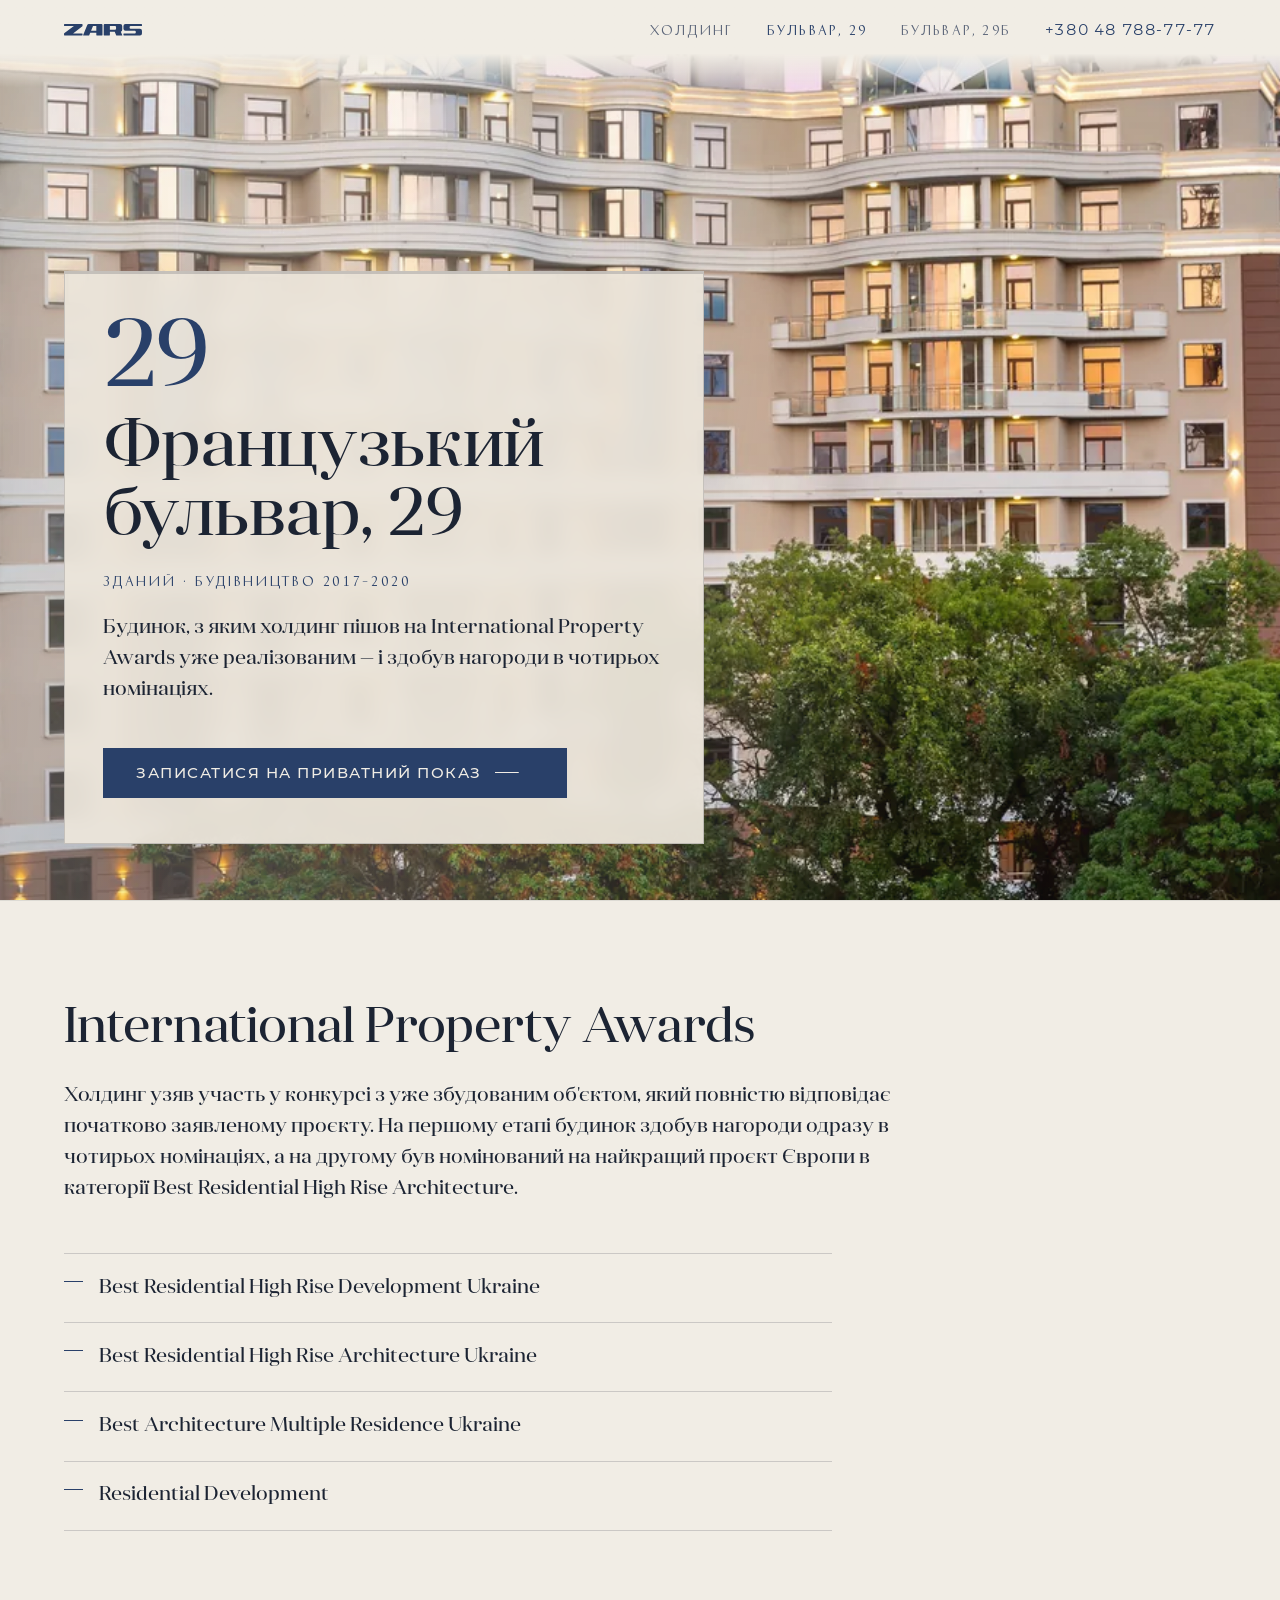
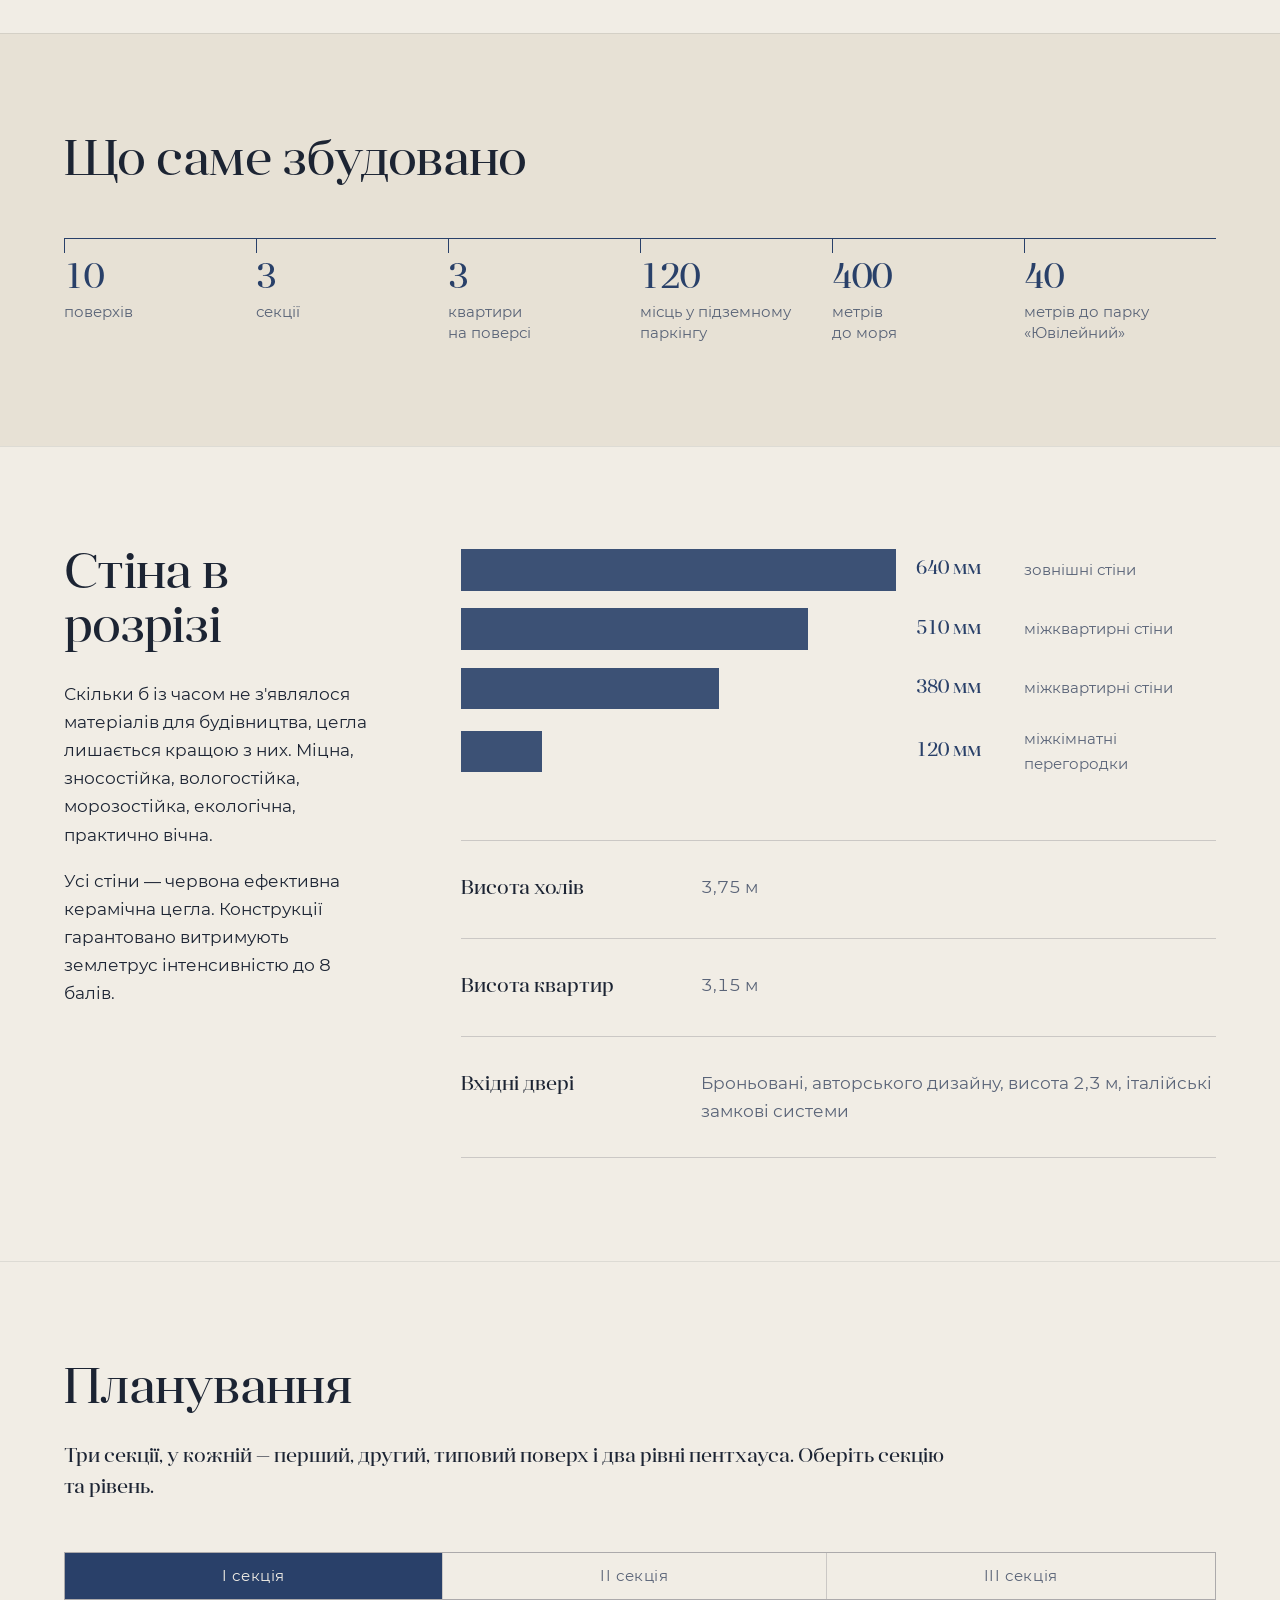
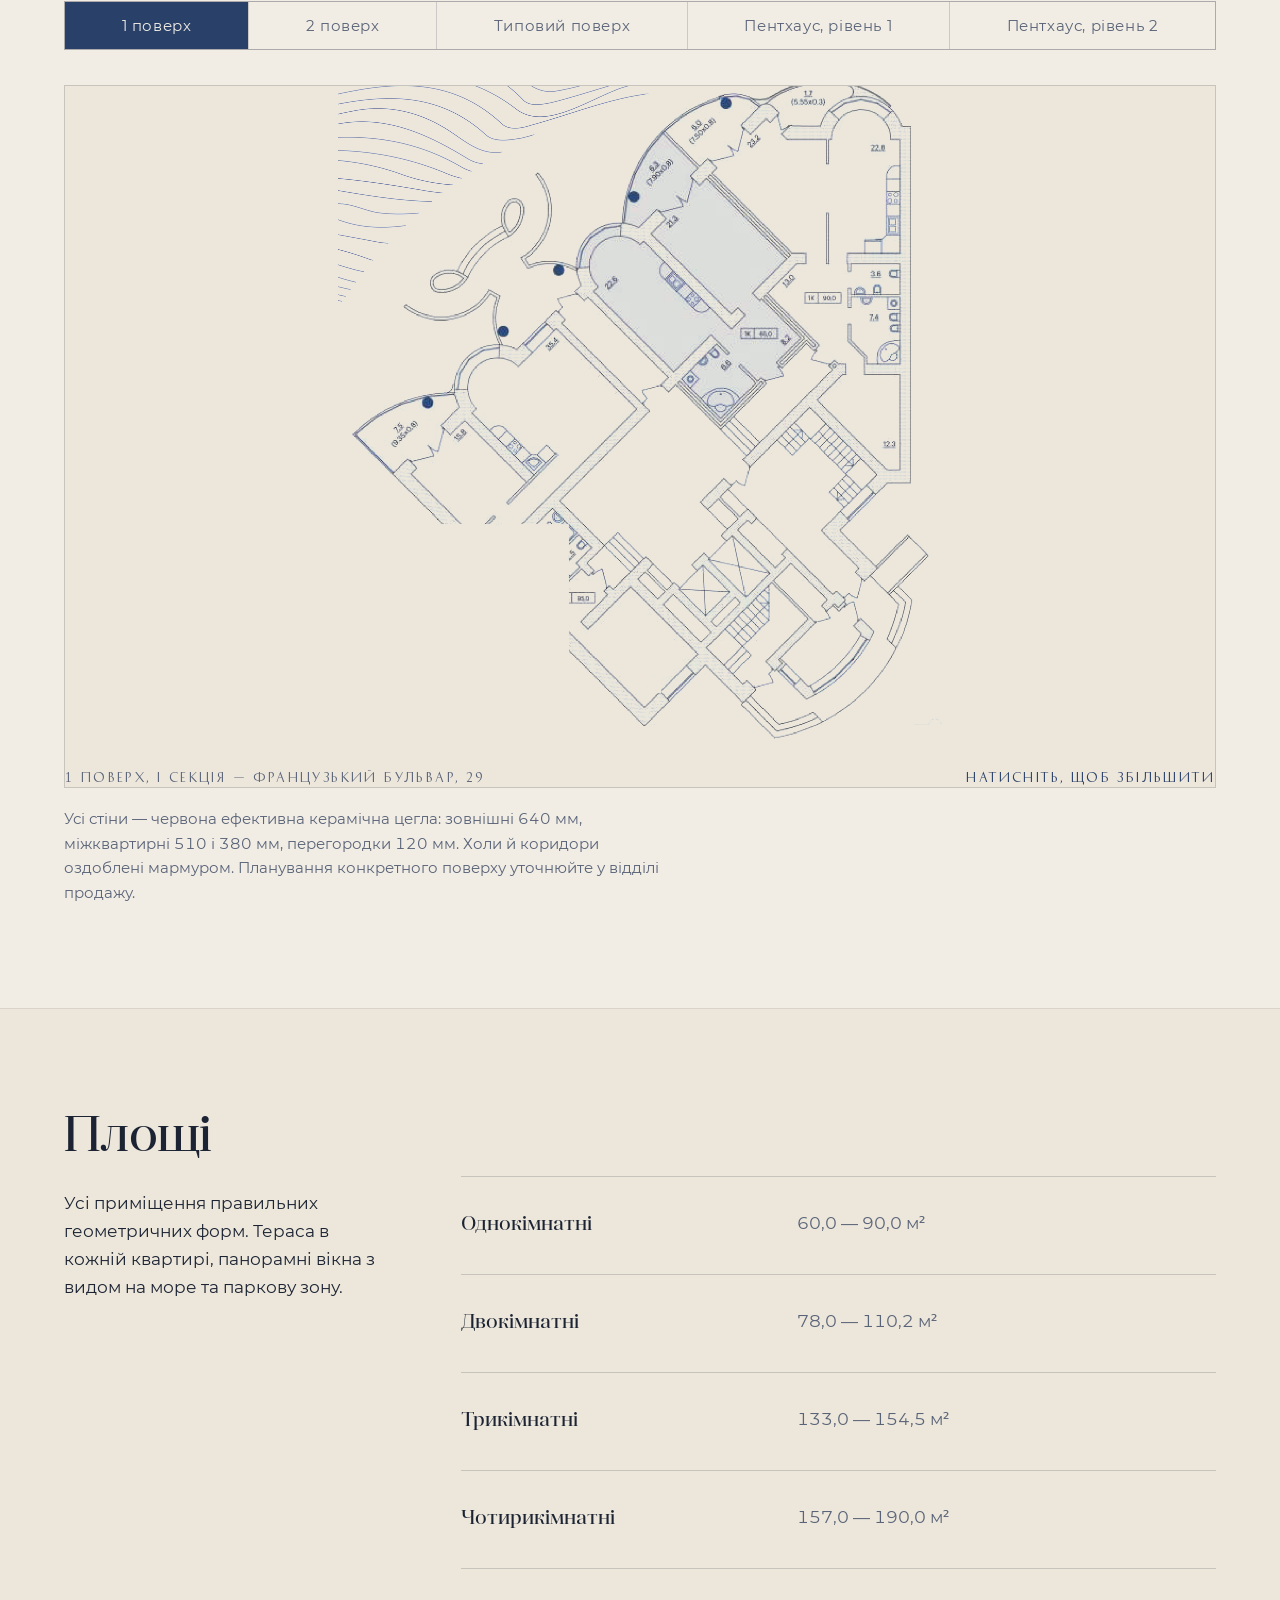
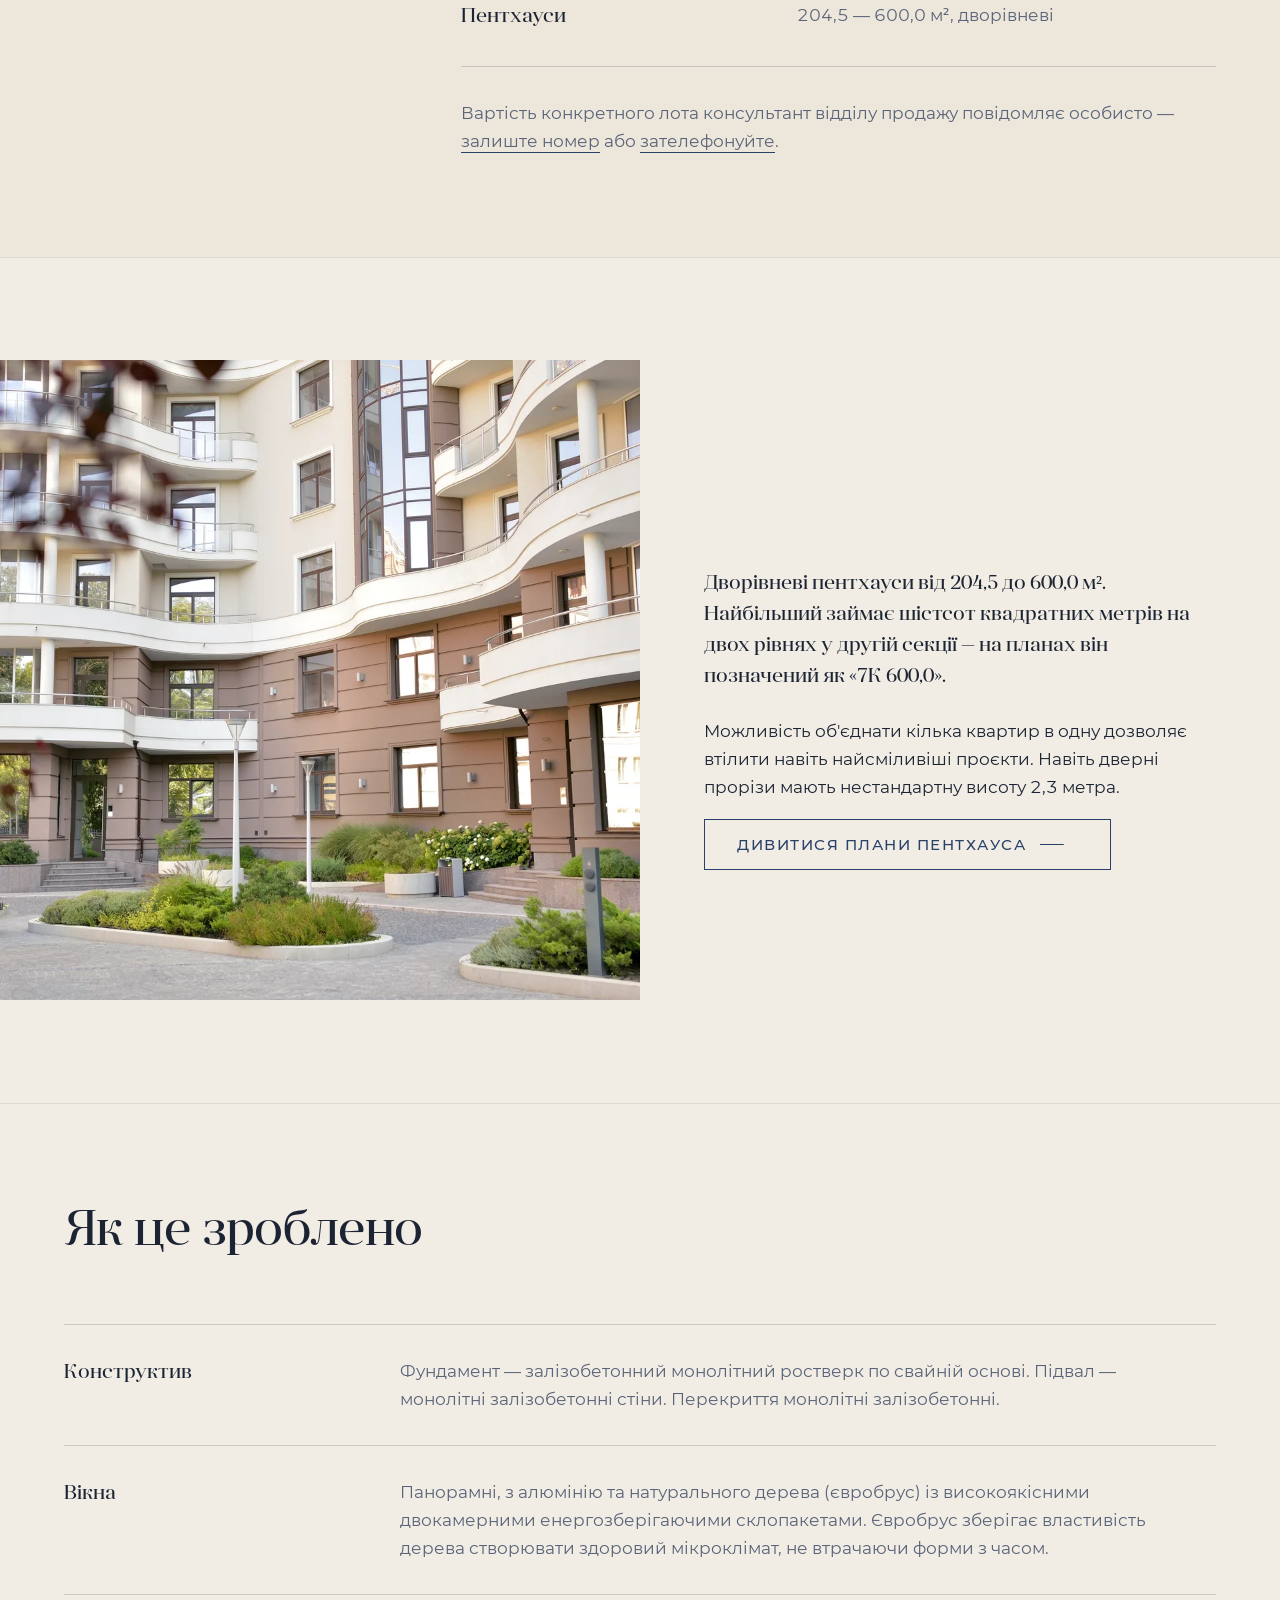
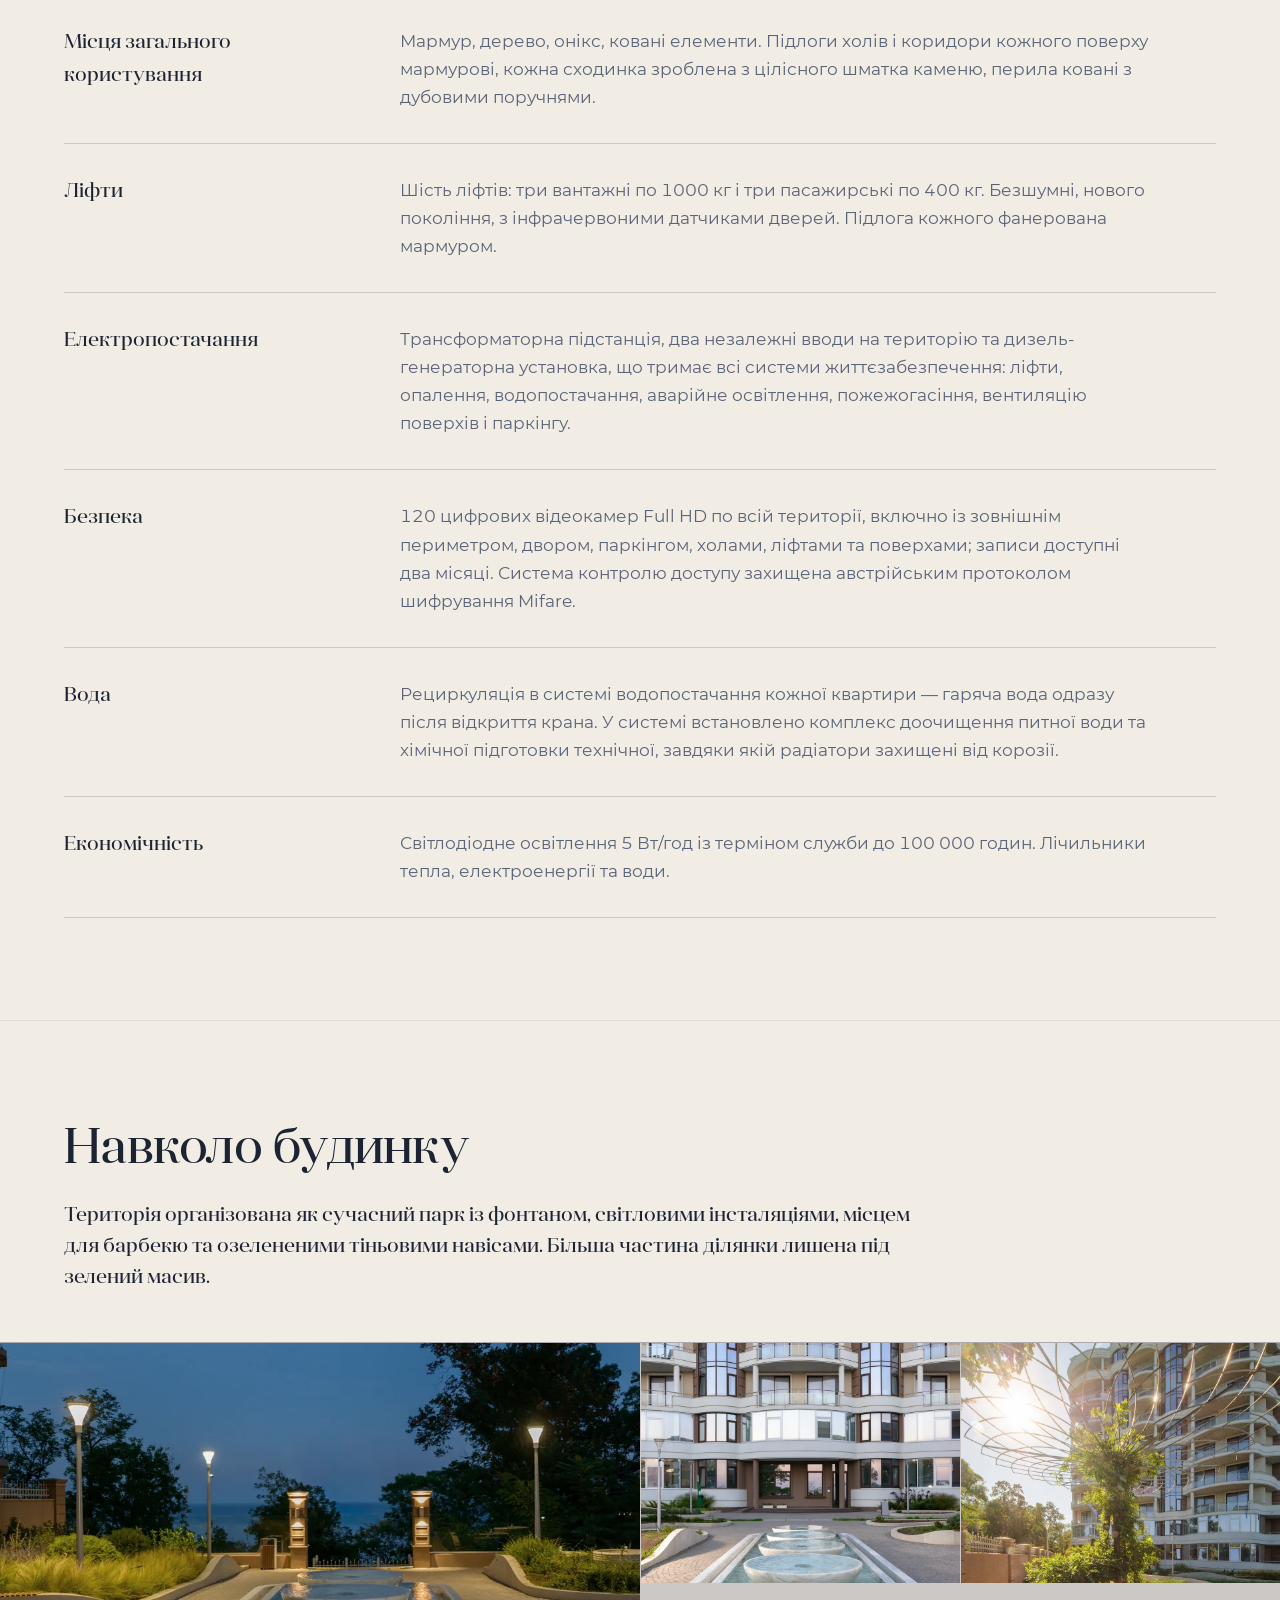
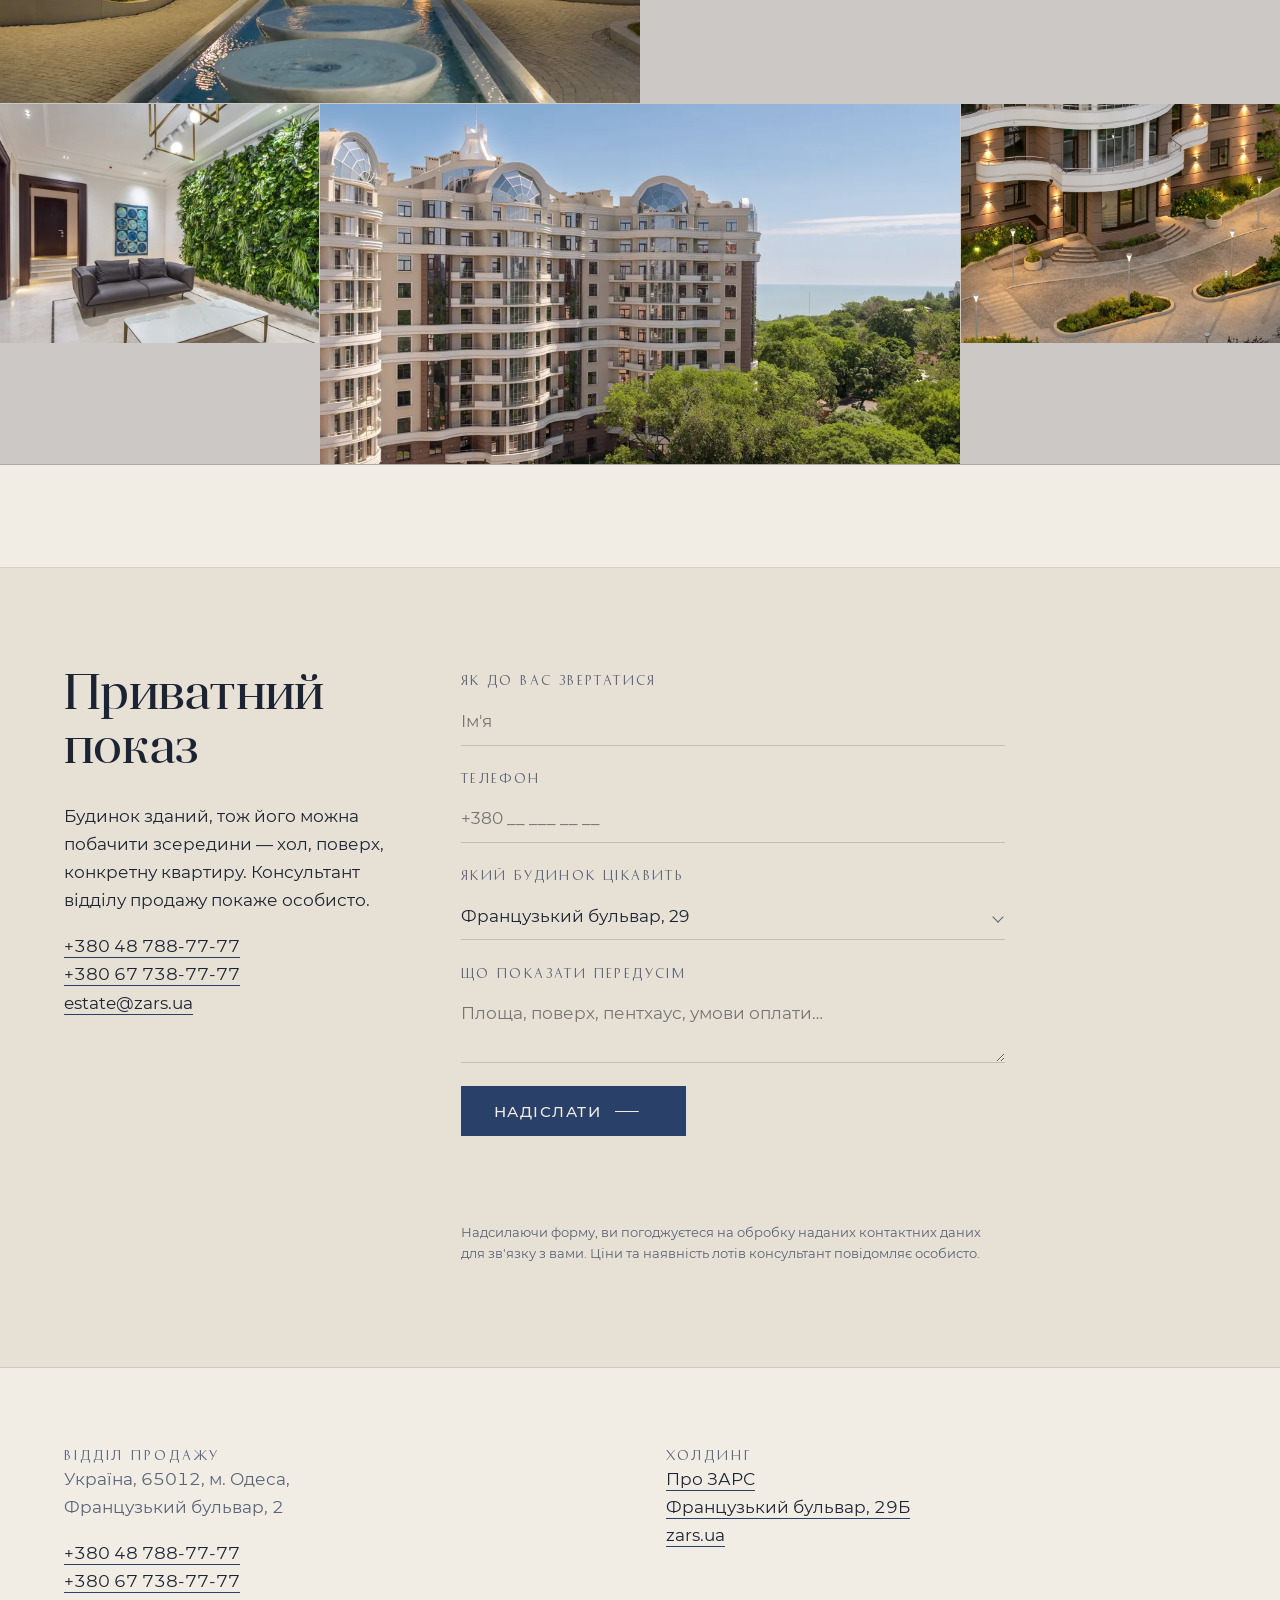
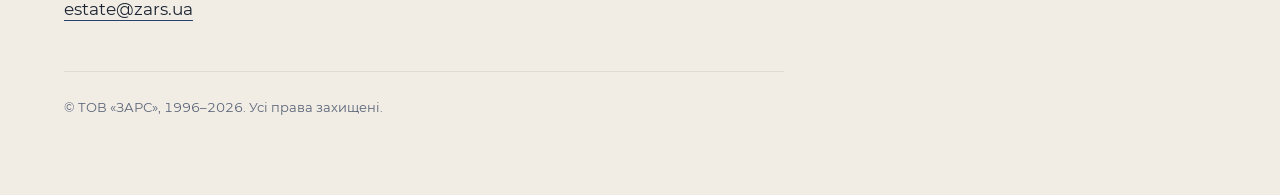
<file: fb29.html>
<!doctype html>
<html lang="uk" data-chart="fb29">
<head>
<meta charset="utf-8">
<meta name="viewport" content="width=device-width, initial-scale=1">
<title>Французький бульвар, 29 — Будинок Каркашадзе від ЗАРС</title>
<meta name="description" content="Зданий будинок на Французькому бульварі, 29: лауреат International Property Awards у чотирьох номінаціях. Червона керамічна цегла, стіни 640 мм, три квартири на поверсі, 400 метрів до моря.">
<link rel="icon" href="assets/logo/favicon.svg" type="image/svg+xml">
<link rel="preload" href="assets/fonts/anglecia.woff2" as="font" type="font/woff2" crossorigin>
<link rel="preload" href="assets/fonts/montserrat-400.woff2" as="font" type="font/woff2" crossorigin>
<script>document.documentElement.classList.add('js')</script>
<link rel="stylesheet" href="css/zars.css">
<link rel="stylesheet" href="css/pages.css">
<meta property="og:title" content="Французький бульвар, 29 — Будинок Каркашадзе">
<meta property="og:description" content="Лауреат International Property Awards. Три квартири на поверсі, 400 метрів до моря.">
<meta property="og:type" content="website">
<meta property="og:locale" content="uk_UA">
</head>
<body>
<!--
THESIS: Зданий будинок — головний доказ забудовника, тому сторінка показує не обіцянку,
а виміряний результат: реальні фотографії, розріз стіни в міліметрах, поверхові плани.
OWN-WORLD: Денне видання тієї самої карти: папір #F1EDE5, синє чорнило #294069 з буклета
ФБ29, монограма «29». Ті самі волосяні лінії, титульний блок і реєстри.
STORY: Відвідувач бачить, що будинок стоїть і має міжнародну нагороду, перевіряє товщину
стін і планування, доходить до пентхауса й записується на показ.
FIRST VIEWPORT: Вечірнє фото зданого будинку на повну силу, поверх нього титульний блок
на папері: монограма «29», назва, статус «Зданий, 2017–2020» і дія.
FORM: Лоція узбережжя, кандидат 3 з 7, ключ 3e7aee32.
FINISH: unreviewed and undocumented is unfinished; this build ends with the finish review, the verdict, DESIGN.md, and every shipping raster carrying its provenance
-->

<a class="skip" href="#main">Перейти до змісту</a>

<header class="top" id="top">
  <a class="top__mark" href="index.html" aria-label="ЗАРС, на головну">
    <svg role="img" aria-label="ЗАРС" xmlns="http://www.w3.org/2000/svg" viewBox="0 0 918 135.64"><defs><style>.cls-1{fill:currentColor}</style></defs><g><g><path class="cls-1" d="M440.83,0H291.54a19.39,19.39,0,0,0-17.93,12L225.59,129a4.84,4.84,0,0,0,4.48,6.68h62.19a4.84,4.84,0,0,0,4.48-3l11.7-28.48h71.84V130.8a4.84,4.84,0,0,0,4.84,4.84h63A4.84,4.84,0,0,0,453,130.8V12.11A12.12,12.12,0,0,0,440.83,0ZM318.39,79.94l22.88-55.71h39V79.94Z"/><path class="cls-1" d="M685.48,67.82V24.23A24.23,24.23,0,0,0,661.26,0H479.59a12.11,12.11,0,0,0-12.11,12.11V130.8a4.84,4.84,0,0,0,4.85,4.84h63a4.84,4.84,0,0,0,4.85-4.84V92.05h57.13L614,132.64a4.82,4.82,0,0,0,4.48,3h62.19a4.84,4.84,0,0,0,4.48-6.68L669.38,90.65A24.24,24.24,0,0,0,685.48,67.82ZM540.15,24.23H600.7a12.11,12.11,0,0,1,12.11,12.11V55.71A12.11,12.11,0,0,1,600.7,67.82H540.15Z"/><path class="cls-1" d="M918,19.38V4.85A4.85,4.85,0,0,0,913.16,0H724.23A24.22,24.22,0,0,0,700,24.23V55.71a24.22,24.22,0,0,0,24.22,24.23h109a12.11,12.11,0,0,1,12.11,12.11v7.26a12.11,12.11,0,0,1-12.11,12.11H704.85a4.85,4.85,0,0,0-4.84,4.85V130.8a4.84,4.84,0,0,0,4.84,4.84H893.78A24.22,24.22,0,0,0,918,111.42V79.94a24.22,24.22,0,0,0-24.22-24.23h-109A12.11,12.11,0,0,1,772.67,43.6V36.34a12.11,12.11,0,0,1,12.11-12.11H913.16A4.85,4.85,0,0,0,918,19.38Z"/><path class="cls-1" d="M213.15,0H4.84A4.85,4.85,0,0,0,0,4.85V19.38a4.85,4.85,0,0,0,4.84,4.85H116.26L1.94,110A4.84,4.84,0,0,0,0,113.85v17a4.84,4.84,0,0,0,4.84,4.84H213.15A4.83,4.83,0,0,0,218,130.8V116.27a4.84,4.84,0,0,0-4.84-4.85H106.57L216.14,25.68A4.84,4.84,0,0,0,218,21.87v-17A4.84,4.84,0,0,0,213.15,0Z"/></g></g></svg>
  </a>
  <nav aria-label="Розділи сайту">
    <a href="index.html">Холдинг</a>
    <a href="fb29.html" aria-current="page"><span class="nav-full">Бульвар, </span>29</a>
    <a href="fb29b.html"><span class="nav-full">Бульвар, </span>29Б</a>
    <a class="top__tel" href="tel:+380487887777">+380 48 788-77-77</a>
  </nav>
</header>

<main id="main">

<section class="shot-hero" aria-labelledby="h-hero">
  <img class="shot-hero__bg"
       src="assets/img/fb29/hero-1440.webp"
       srcset="assets/img/fb29/hero-960.webp 960w, assets/img/fb29/hero-1440.webp 1440w, assets/img/fb29/hero-1920.webp 1920w, assets/img/fb29/hero-2560.webp 2560w"
       sizes="100vw" width="2560" height="1097" fetchpriority="high" decoding="async"
       alt="Будинок Каркашадзе на Французькому бульварі, 29 у вечірньому освітленні">
  <div class="shot-hero__body wrap">
    <div class="shot-hero__panel">
      <div class="mono rise" aria-hidden="true">29</div>
      <h1 id="h-hero" class="rise rise--1">Французький<br>бульвар, 29</h1>
      <p class="shot-hero__status rise rise--2">Зданий · будівництво 2017–2020</p>
      <p class="lead rise rise--2">Будинок, з яким холдинг пішов на International Property Awards
        уже реалізованим — і здобув нагороди в чотирьох номінаціях.</p>
      <a class="act rise rise--3" href="#zapys">Записатися на приватний показ</a>
    </div>
  </div>
</section>

<section class="ipa" aria-labelledby="h-ipa">
  <div class="wrap">
    <h2 id="h-ipa" class="plot">International Property Awards</h2>
    <p class="lead plot plot--d1" style="margin-top:1.5rem">Холдинг узяв участь у конкурсі
      з уже збудованим об'єктом, який повністю відповідає початково заявленому проєкту.
      На першому етапі будинок здобув нагороди одразу в чотирьох номінаціях, а на другому
      був номінований на найкращий проєкт Європи в категорії Best Residential High Rise Architecture.</p>
    <ul class="ipa__list plot plot--d2">
      <li>Best Residential High Rise Development Ukraine</li>
      <li>Best Residential High Rise Architecture Ukraine</li>
      <li>Best Architecture Multiple Residence Ukraine</li>
      <li>Residential Development</li>
    </ul>
  </div>
</section>

<section class="soundings" aria-labelledby="h-proj">
  <div class="wrap">
    <h2 id="h-proj" class="plot">Що саме збудовано</h2>
    <div class="soundings__row plot plot--d1" style="margin-top:clamp(2rem,4vw,3rem)">
      <span class="sounding"><b>10</b><span>поверхів</span></span>
      <span class="sounding"><b>3</b><span>секції</span></span>
      <span class="sounding"><b>3</b><span>квартири<br>на поверсі</span></span>
      <span class="sounding"><b>120</b><span>місць у підземному<br>паркінгу</span></span>
      <span class="sounding"><b>400</b><span>метрів<br>до моря</span></span>
      <span class="sounding"><b>40</b><span>метрів до парку<br>«Ювілейний»</span></span>
    </div>
  </div>
</section>

<section class="wall" aria-labelledby="h-wall">
  <div class="wrap two">
    <div class="two__side">
      <h2 id="h-wall" class="plot">Стіна в розрізі</h2>
      <p class="plot plot--d1" style="margin-top:1.5rem">Скільки б із часом не з'являлося матеріалів
        для будівництва, цегла лишається кращою з них. Міцна, зносостійка, вологостійка,
        морозостійка, екологічна, практично вічна.</p>
      <p class="plot plot--d1">Усі стіни — червона ефективна керамічна цегла. Конструкції гарантовано
        витримують землетрус інтенсивністю до 8 балів.</p>
    </div>
    <div class="two__main plot plot--d1">
      <div class="wall__chart">
        <div class="wall__row" style="--mm:640">
          <span class="wall__bar"></span>
          <b>640 мм</b><span class="wall__what">зовнішні стіни</span>
        </div>
        <div class="wall__row" style="--mm:510">
          <span class="wall__bar"></span>
          <b>510 мм</b><span class="wall__what">міжквартирні стіни</span>
        </div>
        <div class="wall__row" style="--mm:380">
          <span class="wall__bar"></span>
          <b>380 мм</b><span class="wall__what">міжквартирні стіни</span>
        </div>
        <div class="wall__row" style="--mm:120">
          <span class="wall__bar"></span>
          <b>120 мм</b><span class="wall__what">міжкімнатні перегородки</span>
        </div>
      </div>
      <dl class="ledger ledger--tight">
        <div><dt>Висота холів</dt><dd>3,75 м</dd></div>
        <div><dt>Висота квартир</dt><dd>3,15 м</dd></div>
        <div><dt>Вхідні двері</dt><dd>Броньовані, авторського дизайну, висота 2,3 м, італійські замкові системи</dd></div>
      </dl>
    </div>
  </div>
</section>

<section class="plans" id="planuvannia" aria-labelledby="h-plans">
  <div class="wrap">
    <h2 id="h-plans" class="plot">Планування</h2>
    <p class="lead plot plot--d1" style="margin-top:1.5rem">Три секції, у кожній — перший,
      другий, типовий поверх і два рівні пентхауса. Оберіть секцію та рівень.</p>
    <div class="plate" data-plate>
      <script type="application/json" data-plate-data>
{
 "fb29-s1-f1": {
  "ratio": 0.908,
  "cap": "1 поверх, I секція — Французький бульвар, 29",
  "alt": "Поверховий план: 1 поверх, I секція, Французький бульвар, 29"
 },
 "fb29-s1-f2": {
  "ratio": 0.8779,
  "cap": "2 поверх, I секція — Французький бульвар, 29",
  "alt": "Поверховий план: 2 поверх, I секція, Французький бульвар, 29"
 },
 "fb29-s1-ft": {
  "ratio": 0.8779,
  "cap": "Типовий поверх, I секція — Французький бульвар, 29",
  "alt": "Поверховий план: Типовий поверх, I секція, Французький бульвар, 29"
 },
 "fb29-s1-p1": {
  "ratio": 0.8733,
  "cap": "Пентхаус, рівень 1, I секція — Французький бульвар, 29",
  "alt": "Поверховий план: Пентхаус, рівень 1, I секція, Французький бульвар, 29"
 },
 "fb29-s1-p2": {
  "ratio": 0.8779,
  "cap": "Пентхаус, рівень 2, I секція — Французький бульвар, 29",
  "alt": "Поверховий план: Пентхаус, рівень 2, I секція, Французький бульвар, 29"
 },
 "fb29-s2-f1": {
  "ratio": 1.151,
  "cap": "1 поверх, II секція — Французький бульвар, 29",
  "alt": "Поверховий план: 1 поверх, II секція, Французький бульвар, 29"
 },
 "fb29-s2-f2": {
  "ratio": 1.3177,
  "cap": "2 поверх, II секція — Французький бульвар, 29",
  "alt": "Поверховий план: 2 поверх, II секція, Французький бульвар, 29"
 },
 "fb29-s2-ft": {
  "ratio": 1.3801,
  "cap": "Типовий поверх, II секція — Французький бульвар, 29",
  "alt": "Поверховий план: Типовий поверх, II секція, Французький бульвар, 29"
 },
 "fb29-s2-p1": {
  "ratio": 1.3801,
  "cap": "Пентхаус, рівень 1, II секція — Французький бульвар, 29",
  "alt": "Поверховий план: Пентхаус, рівень 1, II секція, Французький бульвар, 29"
 },
 "fb29-s2-p2": {
  "ratio": 1.3786,
  "cap": "Пентхаус, рівень 2, II секція — Французький бульвар, 29",
  "alt": "Поверховий план: Пентхаус, рівень 2, II секція, Французький бульвар, 29"
 },
 "fb29-s3-f1": {
  "ratio": 0.8992,
  "cap": "1 поверх, III секція — Французький бульвар, 29",
  "alt": "Поверховий план: 1 поверх, III секція, Французький бульвар, 29"
 },
 "fb29-s3-f2": {
  "ratio": 0.8653,
  "cap": "2 поверх, III секція — Французький бульвар, 29",
  "alt": "Поверховий план: 2 поверх, III секція, Французький бульвар, 29"
 },
 "fb29-s3-ft": {
  "ratio": 0.8529,
  "cap": "Типовий поверх, III секція — Французький бульвар, 29",
  "alt": "Поверховий план: Типовий поверх, III секція, Французький бульвар, 29"
 },
 "fb29-s3-p1": {
  "ratio": 0.8679,
  "cap": "Пентхаус, рівень 1, III секція — Французький бульвар, 29",
  "alt": "Поверховий план: Пентхаус, рівень 1, III секція, Французький бульвар, 29"
 },
 "fb29-s3-p2": {
  "ratio": 0.8653,
  "cap": "Пентхаус, рівень 2, III секція — Французький бульвар, 29",
  "alt": "Поверховий план: Пентхаус, рівень 2, III секція, Французький бульвар, 29"
 }
}
      </script>
      <div class="plate__ctrl" role="group" aria-label="Секція">
          <button type="button" data-group="fb29-s1" aria-pressed="false">I секція</button>
          <button type="button" data-group="fb29-s2" aria-pressed="false">II секція</button>
          <button type="button" data-group="fb29-s3" aria-pressed="false">III секція</button>
      </div>
      <div class="plate__ctrl" role="group" aria-label="Рівень">
          <button type="button" data-level="f1" aria-pressed="false">1 поверх</button>
          <button type="button" data-level="f2" aria-pressed="false">2 поверх</button>
          <button type="button" data-level="ft" aria-pressed="false">Типовий поверх</button>
          <button type="button" data-level="p1" aria-pressed="false">Пентхаус, рівень 1</button>
          <button type="button" data-level="p2" aria-pressed="false">Пентхаус, рівень 2</button>
      </div>
      <figure class="plate__view">
        <img data-plate-img data-shot="assets/plans/fb29-s1-f1-2400.webp"
             src="assets/plans/fb29-s1-f1-1200.webp"
             srcset="assets/plans/fb29-s1-f1-1200.webp 1200w, assets/plans/fb29-s1-f1-2400.webp 2400w"
             alt="Поверховий план: 1 поверх, I секція" width="1200" height="1322"
             style="aspect-ratio:0.908"
             sizes="(max-width: 900px) 92vw, 62vw" loading="eager" decoding="async">
        <figcaption><span data-plate-cap></span><span class="plate__zoom">Натисніть, щоб збільшити</span></figcaption>
      </figure>
      <p class="plate__note">Усі стіни — червона ефективна керамічна цегла: зовнішні 640 мм, міжквартирні 510 і 380 мм, перегородки 120 мм. Холи й коридори оздоблені мармуром. Планування конкретного поверху уточнюйте у відділі продажу.</p>
    </div>
  </div>
</section>

<section class="inset areas" aria-labelledby="h-areas">
  <div class="wrap two">
    <div class="two__side">
      <h2 id="h-areas" class="plot">Площі</h2>
      <p class="plot plot--d1" style="margin-top:1.5rem">Усі приміщення правильних геометричних
        форм. Тераса в кожній квартирі, панорамні вікна з видом на море та паркову зону.</p>
    </div>
    <div class="two__main plot plot--d1">
      <dl class="ledger">
        <div><dt>Однокімнатні</dt><dd>60,0 — 90,0 м²</dd></div>
        <div><dt>Двокімнатні</dt><dd>78,0 — 110,2 м²</dd></div>
        <div><dt>Трикімнатні</dt><dd>133,0 — 154,5 м²</dd></div>
        <div><dt>Чотирикімнатні</dt><dd>157,0 — 190,0 м²</dd></div>
        <div><dt>Пентхауси</dt><dd>204,5 — 600,0 м², дворівневі</dd></div>
      </dl>
      <p class="dim" style="margin-top:2rem">Вартість конкретного лота консультант відділу продажу
        повідомляє особисто — <a class="tie" href="#zapys">залиште номер</a> або
        <a class="tie" href="tel:+380487887777">зателефонуйте</a>.</p>
    </div>
  </div>
</section>

<section class="feature" aria-labelledby="h-ph">
  <div class="feature__shot">
    <img src="assets/img/fb29/curve-960.webp"
         srcset="assets/img/fb29/curve-960.webp 960w, assets/img/fb29/curve-1440.webp 1440w"
         sizes="(max-width: 900px) 100vw, 45vw" width="1440" height="1440"
         loading="lazy" decoding="async"
         alt="Хвиляста пластика фасаду з терасами, Французький бульвар, 29">
  </div>
  <div class="feature__body">
    <h2 id="h-ph" class="plot">Верхній рівень</h2>
    <p class="lead plot plot--d1">Дворівневі пентхауси від 204,5 до 600,0 м². Найбільший займає
      шістсот квадратних метрів на двох рівнях у другій секції — на планах він позначений
      як «7К 600,0».</p>
    <p class="plot plot--d1">Можливість об'єднати кілька квартир в одну дозволяє втілити
      навіть найсміливіші проєкти. Навіть дверні прорізи мають нестандартну висоту 2,3 метра.</p>
    <a class="act act--quiet plot plot--d2" href="#planuvannia">Дивитися плани пентхауса</a>
  </div>
</section>

<section aria-labelledby="h-tech">
  <div class="wrap">
    <h2 id="h-tech" class="plot">Як це зроблено</h2>
    <dl class="ledger plot plot--d1">
      <div><dt>Конструктив</dt>
        <dd>Фундамент — залізобетонний монолітний ростверк по свайній основі. Підвал — монолітні
          залізобетонні стіни. Перекриття монолітні залізобетонні.</dd></div>
      <div><dt>Вікна</dt>
        <dd>Панорамні, з алюмінію та натурального дерева (євробрус) із високоякісними двокамерними
          енергозберігаючими склопакетами. Євробрус зберігає властивість дерева створювати здоровий
          мікроклімат, не втрачаючи форми з часом.</dd></div>
      <div><dt>Місця загального користування</dt>
        <dd>Мармур, дерево, онікс, ковані елементи. Підлоги холів і коридори кожного поверху
          мармурові, кожна сходинка зроблена з цілісного шматка каменю, перила ковані
          з дубовими поручнями.</dd></div>
      <div><dt>Ліфти</dt>
        <dd>Шість ліфтів: три вантажні по 1000 кг і три пасажирські по 400 кг. Безшумні,
          нового покоління, з інфрачервоними датчиками дверей. Підлога кожного фанерована мармуром.</dd></div>
      <div><dt>Електропостачання</dt>
        <dd>Трансформаторна підстанція, два незалежні вводи на територію та дизель-генераторна
          установка, що тримає всі системи життєзабезпечення: ліфти, опалення, водопостачання,
          аварійне освітлення, пожежогасіння, вентиляцію поверхів і паркінгу.</dd></div>
      <div><dt>Безпека</dt>
        <dd>120 цифрових відеокамер Full HD по всій території, включно із зовнішнім периметром,
          двором, паркінгом, холами, ліфтами та поверхами; записи доступні два місяці.
          Система контролю доступу захищена австрійським протоколом шифрування Mifare.</dd></div>
      <div><dt>Вода</dt>
        <dd>Рециркуляція в системі водопостачання кожної квартири — гаряча вода одразу після
          відкриття крана. У системі встановлено комплекс доочищення питної води та хімічної
          підготовки технічної, завдяки якій радіатори захищені від корозії.</dd></div>
      <div><dt>Економічність</dt>
        <dd>Світлодіодне освітлення 5 Вт/год із терміном служби до 100 000 годин.
          Лічильники тепла, електроенергії та води.</dd></div>
    </dl>
  </div>
</section>

<section class="gallery" aria-labelledby="h-gal">
  <div class="wrap">
    <h2 id="h-gal" class="plot">Навколо будинку</h2>
    <p class="lead plot plot--d1" style="margin-top:1.5rem">Територія організована як сучасний парк
      із фонтаном, світловими інсталяціями, місцем для барбекю та озелененими тіньовими навісами.
      Більша частина ділянки лишена під зелений масив.</p>
  </div>
  <div class="gallery__grid plot plot--d1">
    <button class="gallery__cell gallery__cell--wide" type="button" data-shot="assets/img/fb29/dusk-park-1920.webp">
      <img src="assets/img/fb29/dusk-park-960.webp" srcset="assets/img/fb29/dusk-park-960.webp 960w, assets/img/fb29/dusk-park-1440.webp 1440w" sizes="(max-width:900px) 100vw, 62vw" width="1920" height="1080" loading="lazy" decoding="async" alt="Фонтан і підсвічена територія в сутінках">
    </button>
    <button class="gallery__cell" type="button" data-shot="assets/img/fb29/fountain-1440.webp">
      <img src="assets/img/fb29/fountain-960.webp" width="960" height="1280" loading="lazy" decoding="async" alt="Фонтан перед симетричним фасадом будинку">
    </button>
    <button class="gallery__cell" type="button" data-shot="assets/img/fb29/canopy-1440.webp">
      <img src="assets/img/fb29/canopy-960.webp" width="960" height="1280" loading="lazy" decoding="async" alt="Навіс біонічної форми, вкритий природним озелененням">
    </button>
    <button class="gallery__cell" type="button" data-shot="assets/img/fb29/lobby-1440.webp">
      <img src="assets/img/fb29/lobby-960.webp" width="960" height="640" loading="lazy" decoding="async" alt="Хол із живою зеленою стіною та італійськими меблями">
    </button>
    <button class="gallery__cell gallery__cell--wide" type="button" data-shot="assets/img/fb29/sea-1920.webp">
      <img src="assets/img/fb29/sea-960.webp" srcset="assets/img/fb29/sea-960.webp 960w, assets/img/fb29/sea-1440.webp 1440w" sizes="(max-width:900px) 100vw, 62vw" width="1920" height="1080" loading="lazy" decoding="async" alt="Будинок над зеленню з видом на море">
    </button>
    <button class="gallery__cell" type="button" data-shot="assets/img/fb29/entrance-1440.webp">
      <img src="assets/img/fb29/entrance-960.webp" width="960" height="1280" loading="lazy" decoding="async" alt="Вхідна група у вечірньому освітленні">
    </button>
  </div>
</section>

<section class="enquire" id="zapys" aria-labelledby="h-enq">
  <div class="wrap two">
    <div class="two__side">
      <h2 id="h-enq" class="plot">Приватний показ</h2>
      <p class="plot plot--d1" style="margin-top:1.5rem">Будинок зданий, тож його можна побачити
        зсередини — хол, поверх, конкретну квартиру. Консультант відділу продажу покаже особисто.</p>
      <p class="plot plot--d1">
        <a class="tie" href="tel:+380487887777">+380 48 788-77-77</a><br>
        <a class="tie" href="tel:+380677387777">+380 67 738-77-77</a><br>
        <a class="tie" href="mailto:estate@zars.ua">estate@zars.ua</a>
      </p>
    </div>
    <div class="two__main plot plot--d1">
      <form class="form" data-lead-form novalidate>
        <p class="hp" aria-hidden="true"><label>Не заповнюйте це поле<input type="text" name="company" tabindex="-1" autocomplete="off"></label></p>

        <label class="field">
          <span>Як до вас звертатися</span>
          <input type="text" name="name" autocomplete="name" placeholder="Ім'я">
        </label>

        <label class="field">
          <span>Телефон</span>
          <input type="tel" name="phone" autocomplete="tel" required placeholder="+380 __ ___ __ __">
        </label>

        <label class="field field--select">
          <span>Який будинок цікавить</span>
          <select name="object">
            <option value="Французький бульвар, 29">Французький бульвар, 29</option>
            <option value="Французький бульвар, 29Б">Французький бульвар, 29Б</option>
            <option value="Ще не вирішив">Ще не вирішив</option>
          </select>
        </label>

        <label class="field">
          <span>Що показати передусім</span>
          <textarea name="comment" rows="2" placeholder="Площа, поверх, пентхаус, умови оплати…"></textarea>
        </label>

        <button class="act" type="submit">Надіслати</button>
        <p class="form__note" data-note role="status" aria-live="polite"></p>
        <p class="form__consent">Надсилаючи форму, ви погоджуєтеся на обробку наданих контактних
          даних для зв'язку з вами. Ціни та наявність лотів консультант повідомляє особисто.</p>
      </form>
    </div>
  </div>
</section>

</main>

<footer class="foot">
  <div class="wrap">
    <div class="foot__grid">
      <div>
        <p class="label">Відділ продажу</p>
        <p class="dim">Україна, 65012, м. Одеса,<br>Французький бульвар, 2</p>
        <p><a class="tie" href="tel:+380487887777">+380 48 788-77-77</a><br>
           <a class="tie" href="tel:+380677387777">+380 67 738-77-77</a><br>
           <a class="tie" href="mailto:estate@zars.ua">estate@zars.ua</a></p>
      </div>
      <div>
        <p class="label">Холдинг</p>
        <p><a class="tie" href="index.html">Про ЗАРС</a><br>
           <a class="tie" href="fb29b.html">Французький бульвар, 29Б</a><br>
           <a class="tie" href="https://zars.ua" rel="noopener">zars.ua</a></p>
      </div>
    </div>
    <p class="fineprint">
      © ТОВ «ЗАРС», 1996–2026. Усі права захищені.
    </p>
  </div>
</footer>

<script src="js/zars.js" defer></script>
</body>
</html>
</file>
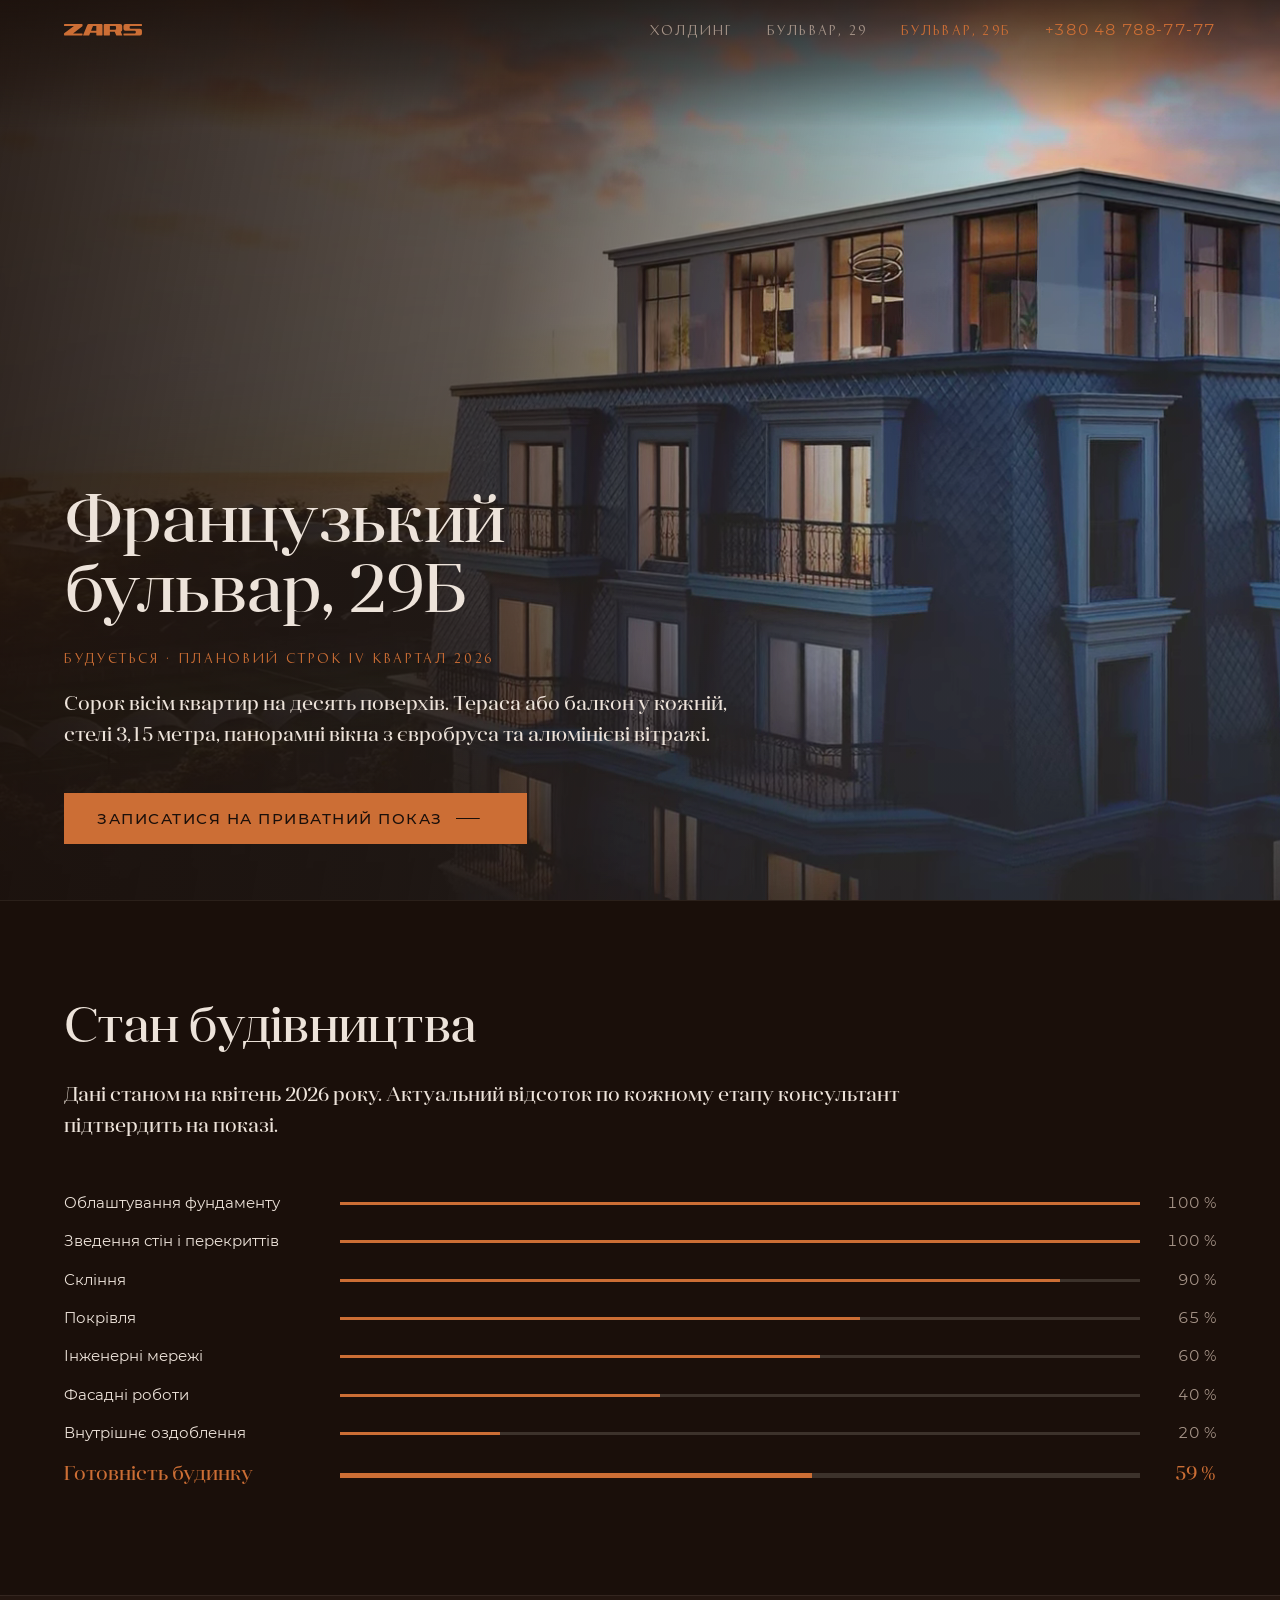
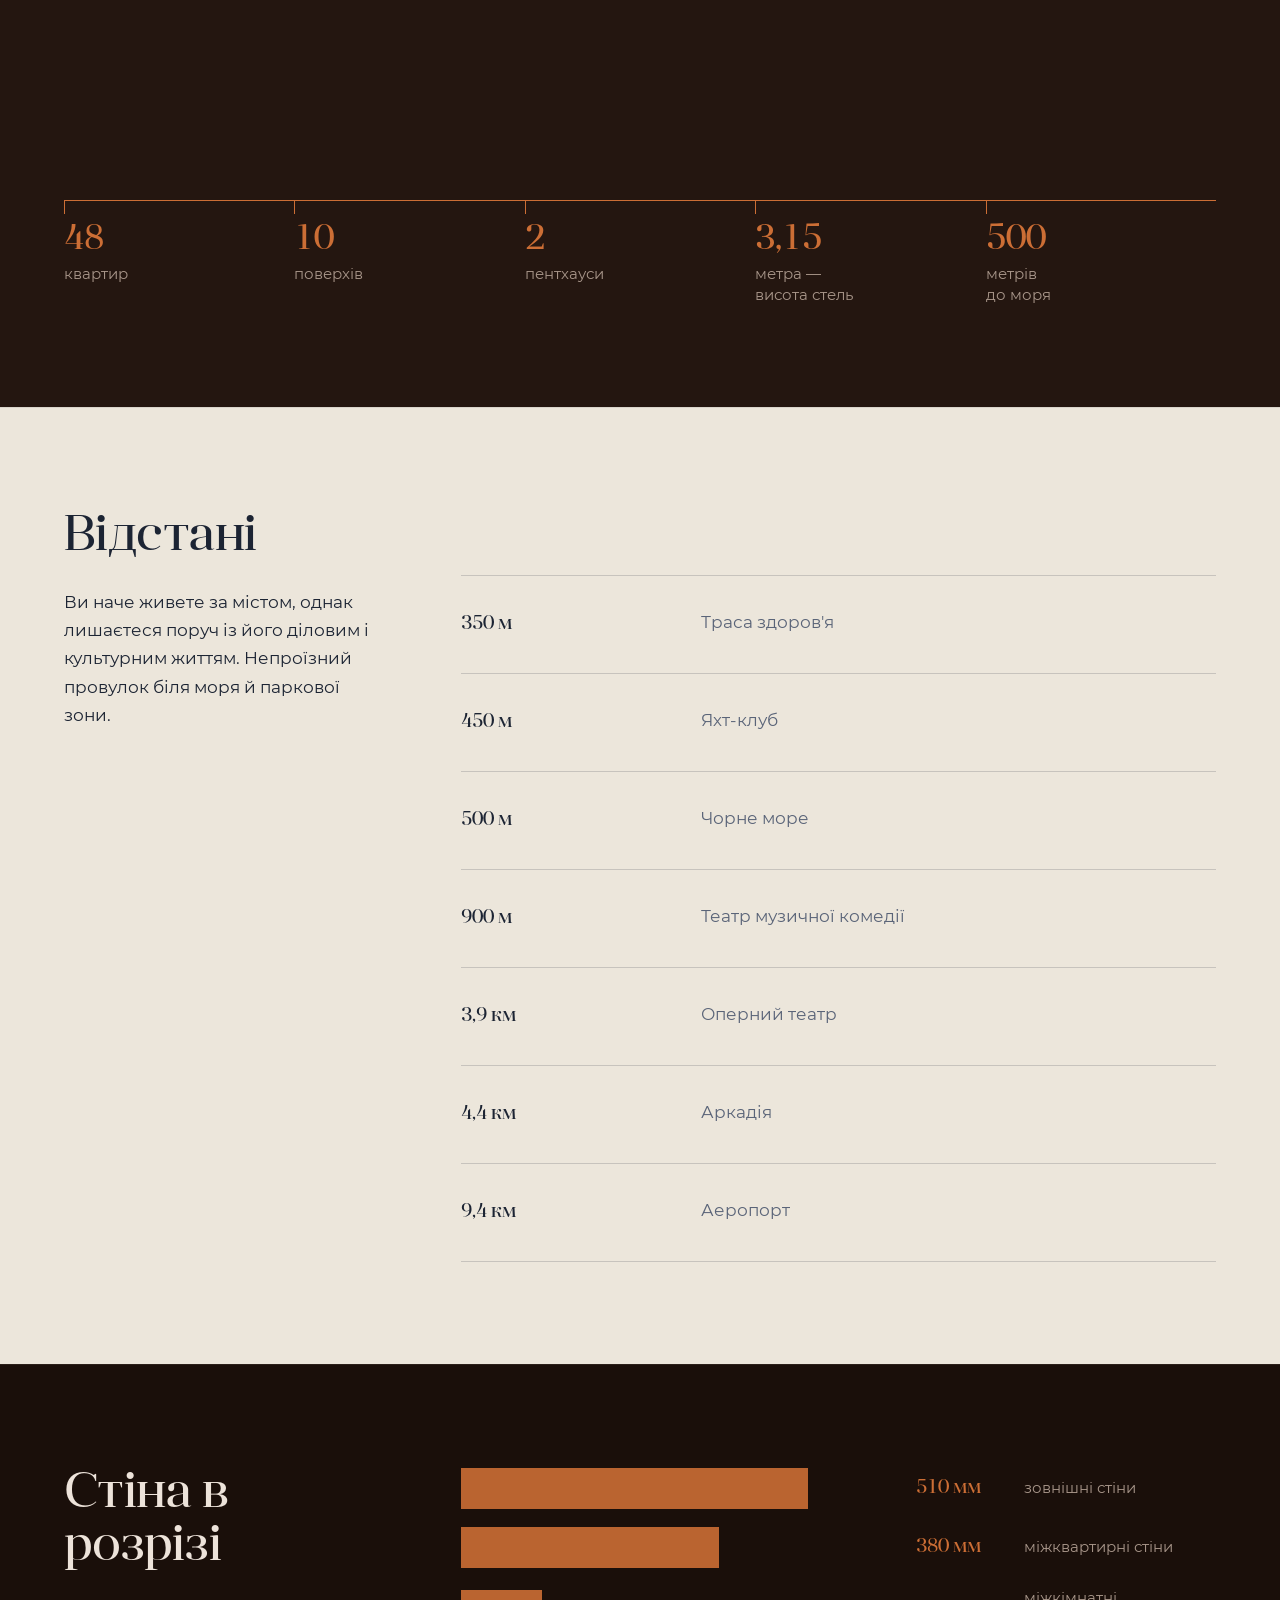
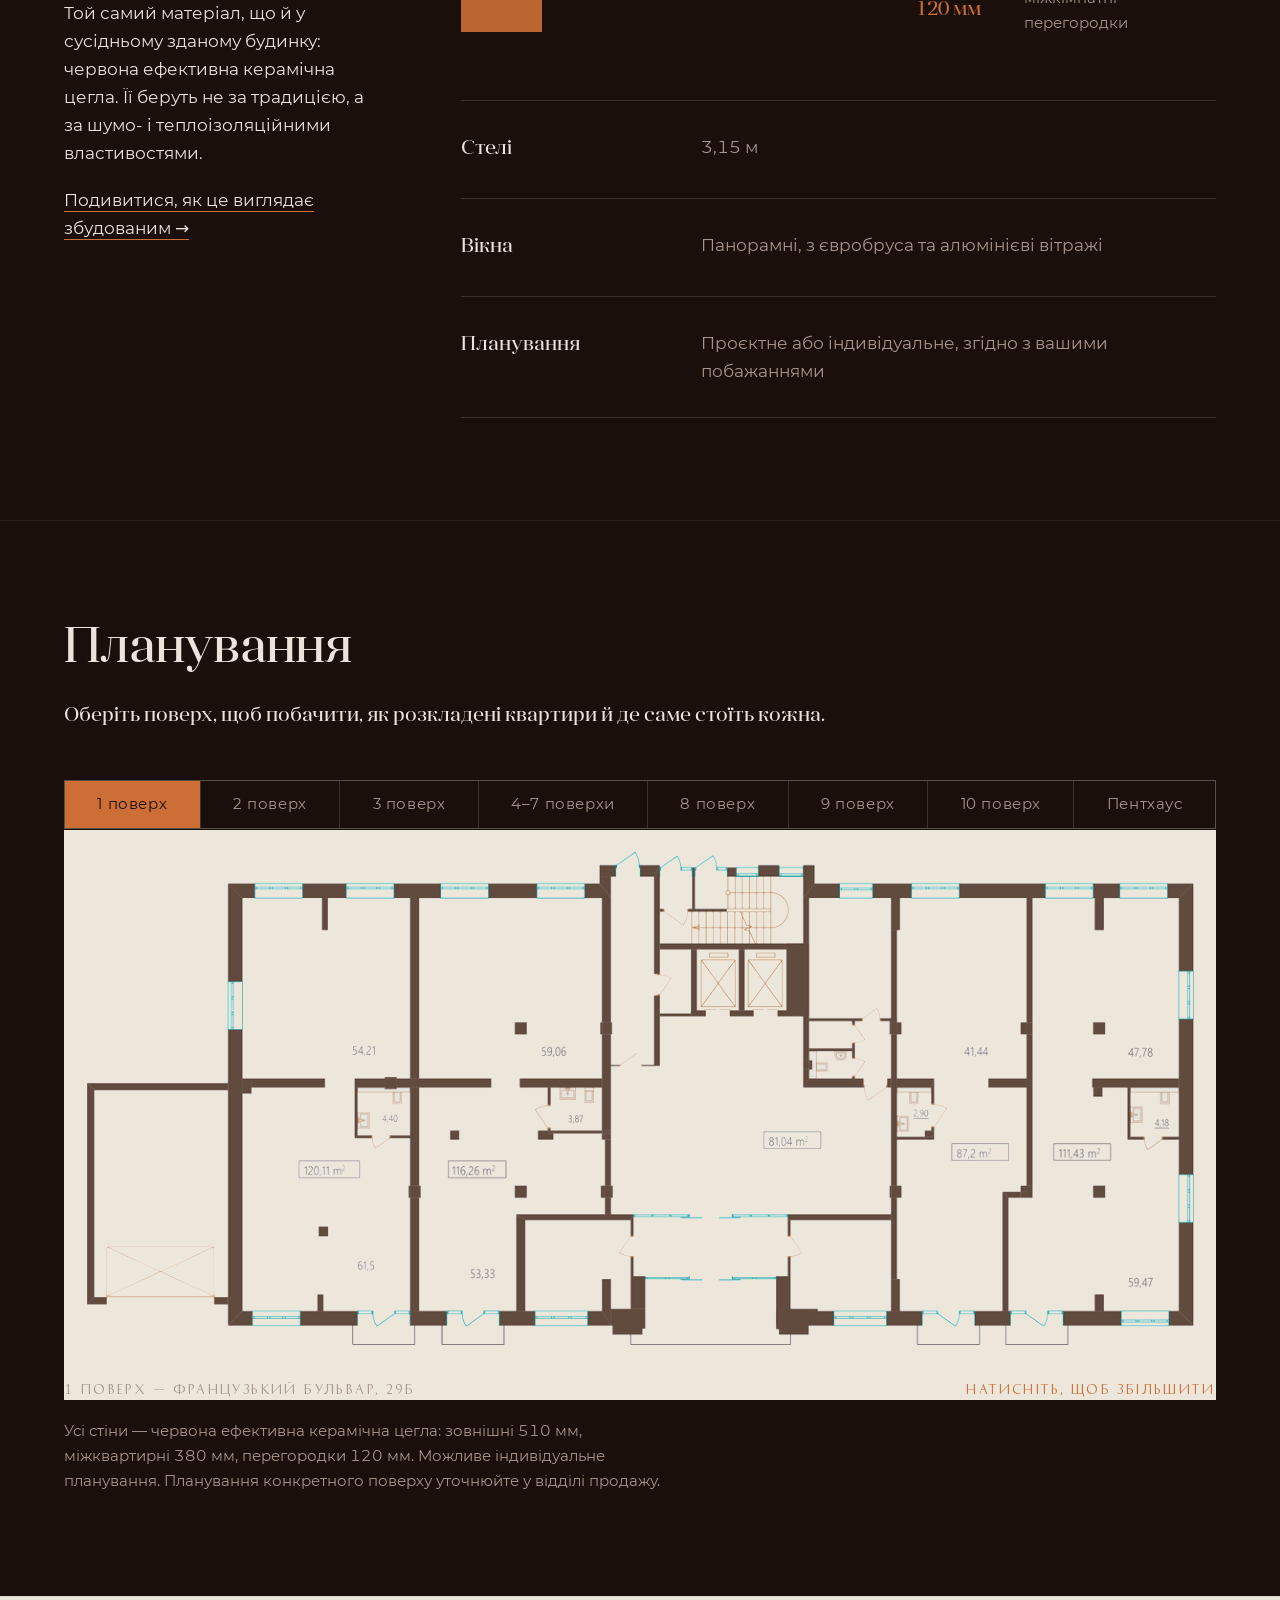
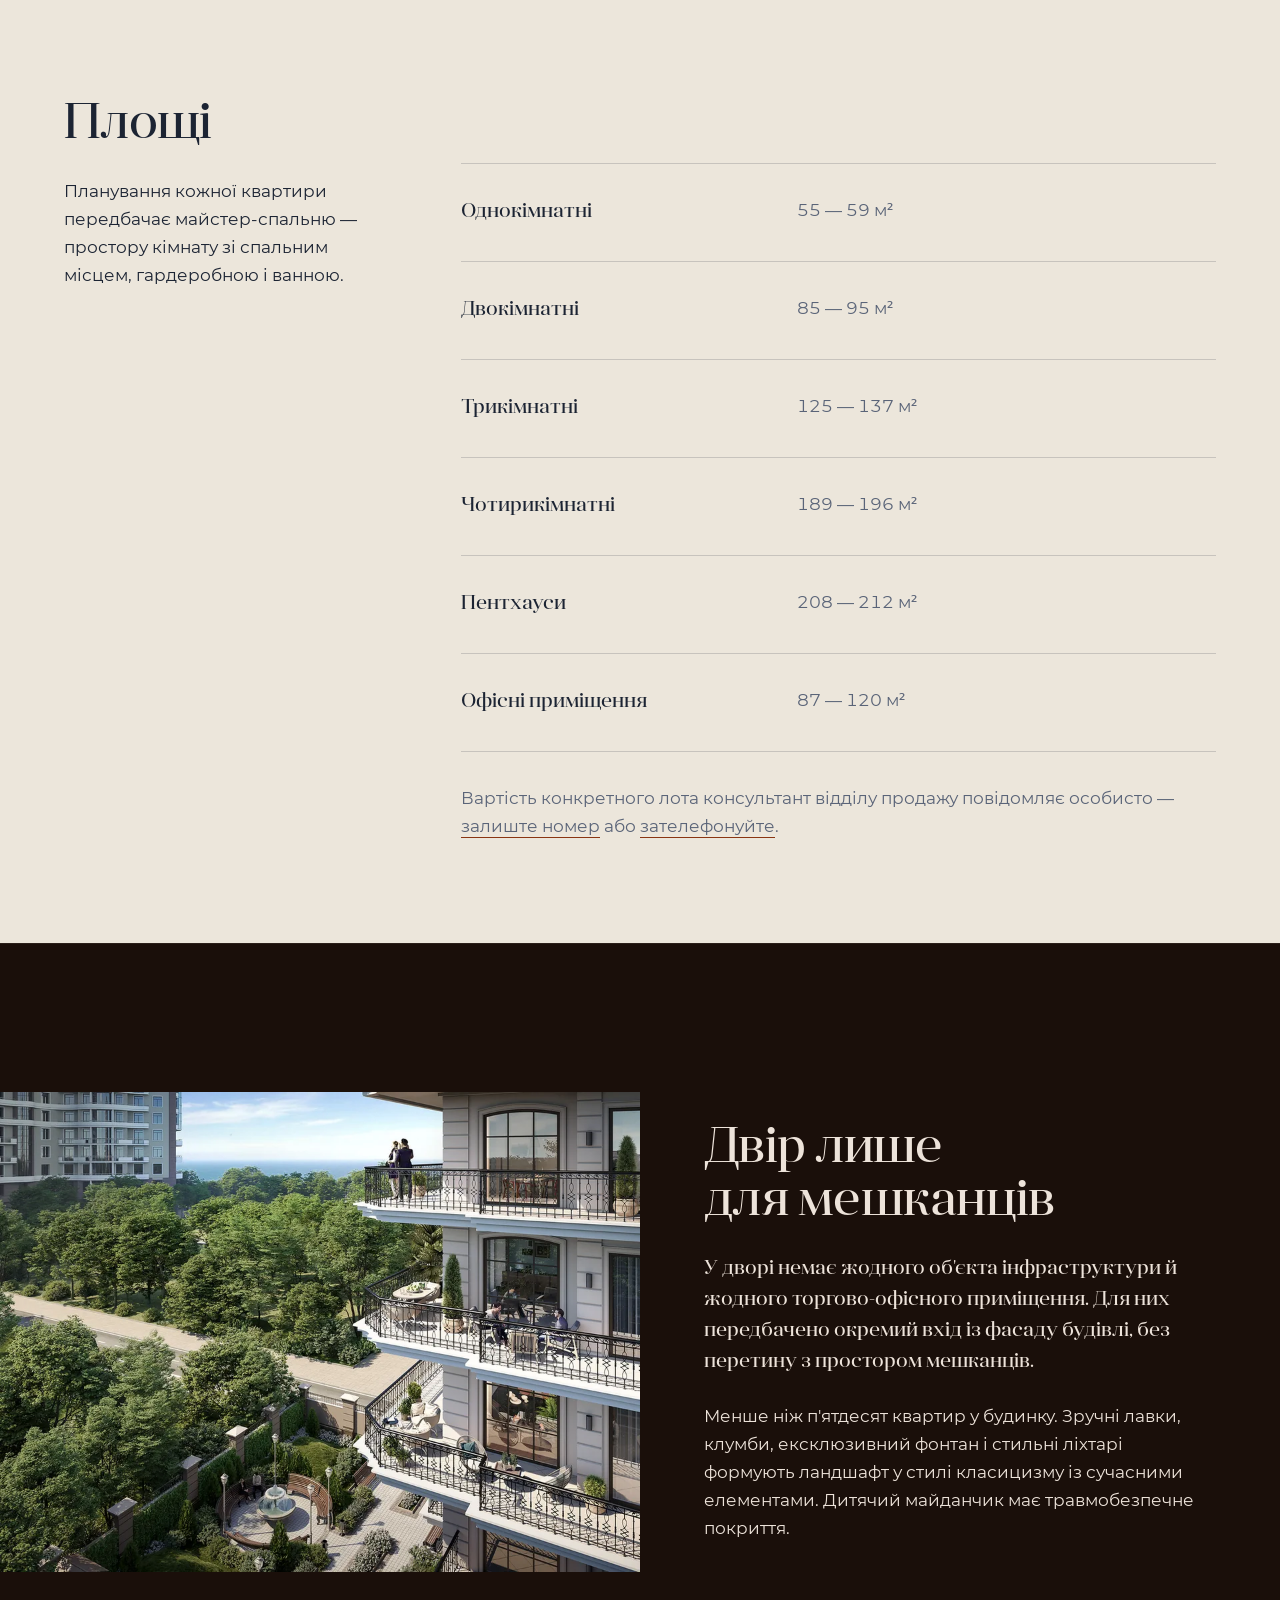
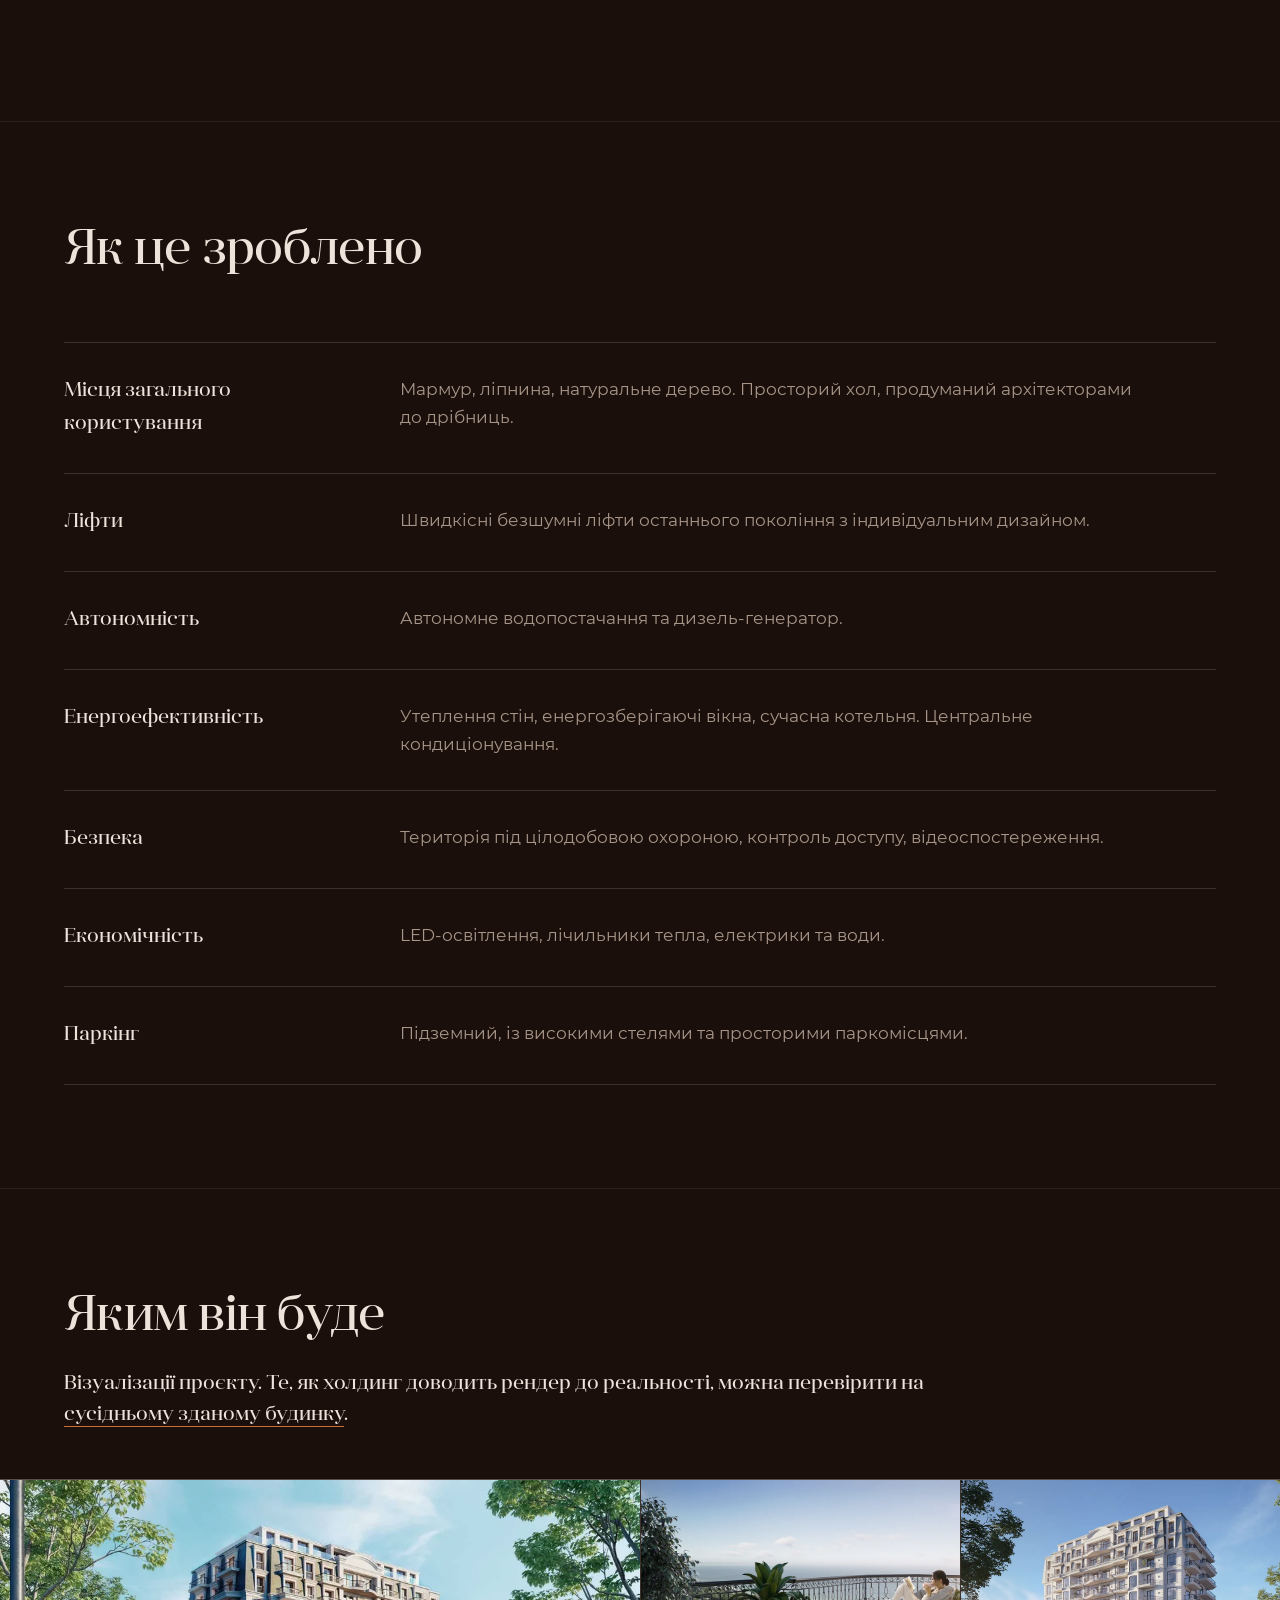
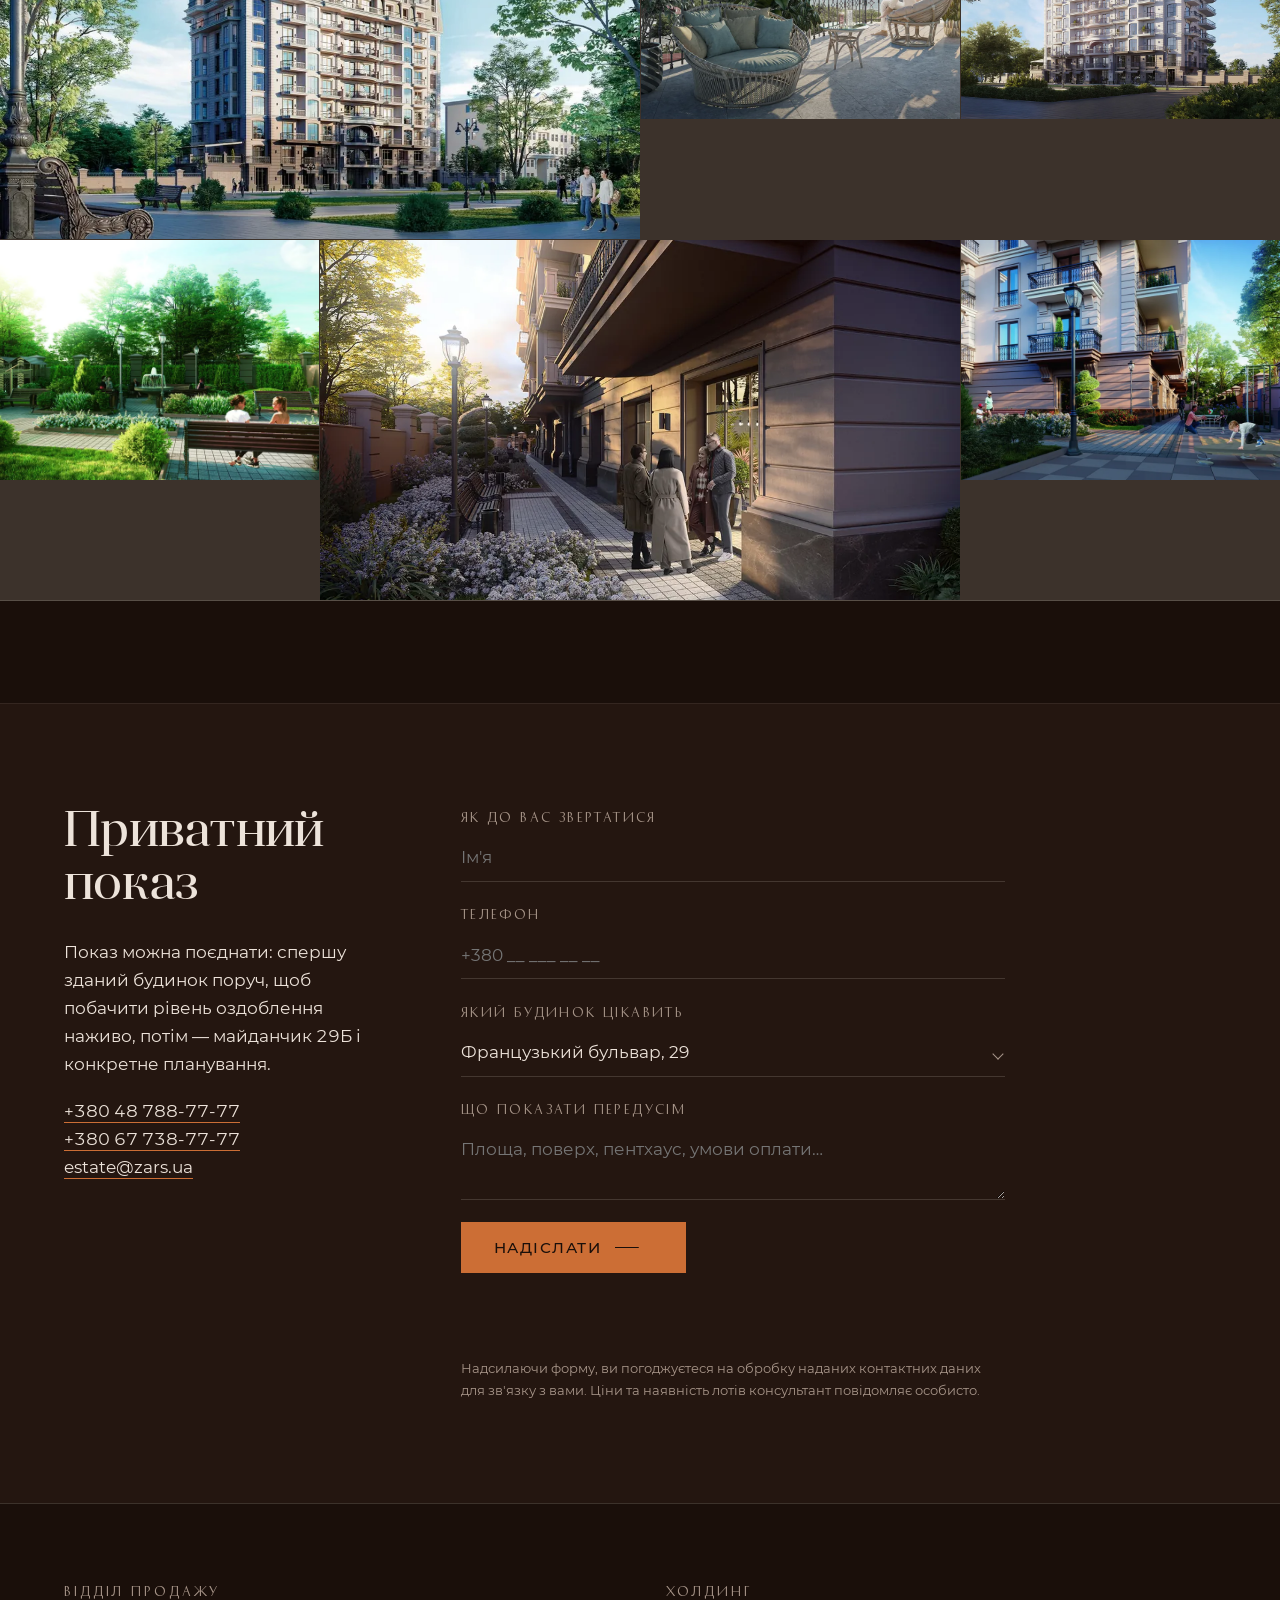
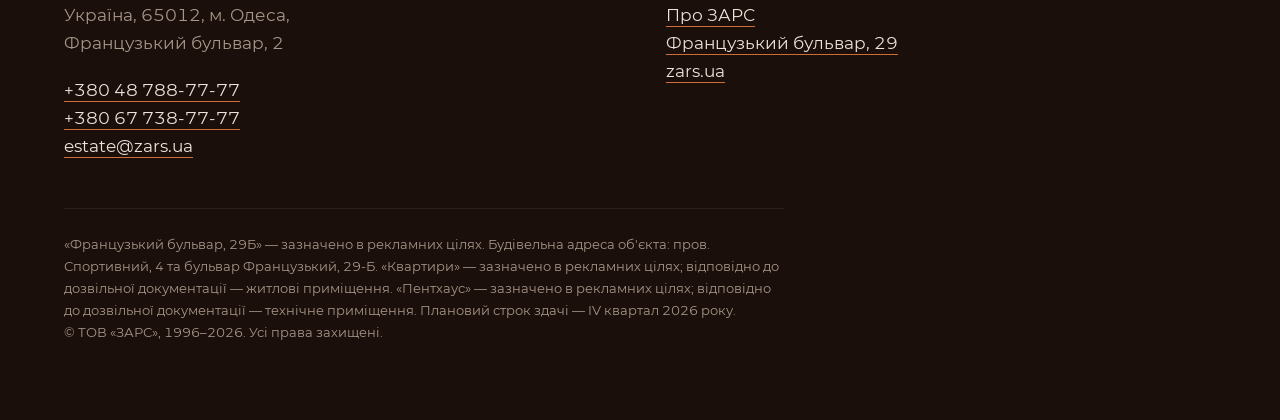
<file: fb29b.html>
<!doctype html>
<html lang="uk" data-chart="fb29b">
<head>
<meta charset="utf-8">
<meta name="viewport" content="width=device-width, initial-scale=1">
<title>Французький бульвар, 29Б — Будинок Каркашадзе від ЗАРС</title>
<meta name="description" content="Будинок Каркашадзе на Французькому бульварі, 29Б: 48 квартир, десять поверхів, два пентхауси, стелі 3,15 м, тераса або балкон у кожній квартирі. Плановий строк — IV квартал 2026.">
<link rel="icon" href="assets/logo/favicon.svg" type="image/svg+xml">
<link rel="preload" href="assets/fonts/anglecia.woff2" as="font" type="font/woff2" crossorigin>
<link rel="preload" href="assets/fonts/montserrat-400.woff2" as="font" type="font/woff2" crossorigin>
<script>document.documentElement.classList.add('js')</script>
<link rel="stylesheet" href="css/zars.css">
<link rel="stylesheet" href="css/pages.css">
<meta property="og:title" content="Французький бульвар, 29Б — Будинок Каркашадзе">
<meta property="og:description" content="48 квартир, два пентхауси, 500 метрів до моря. Плановий строк — IV квартал 2026.">
<meta property="og:type" content="website">
<meta property="og:locale" content="uk_UA">
</head>
<body>
<!--
THESIS: Будинок, який ще будується, продає не рендер, а перевірюваний стан справ:
відсоток готовності, дата, товщина стін, поверхові плани — у тій самій системі мір,
що й уже зданий сусід.
OWN-WORLD: Нічне видання тієї самої карти: ґрунт #1A0F0A і руде чорнило з електронної
презентації ФБ29Б. Ті самі волосяні лінії, титульний блок, реєстри й вибір поверху.
STORY: Відвідувач бачить будинок у русі, розуміє строк і стан, звіряє планування
з тим, що вже збудовано поруч, і записується на показ.
FIRST VIEWPORT: Петля з інтро-ролика на весь екран, приглушена. Титульний блок ліворуч:
назва, рядок стану — готовність і строк — і дія.
FORM: Лоція узбережжя, кандидат 3 з 7, ключ 3e7aee32.
FINISH: unreviewed and undocumented is unfinished; this build ends with the finish review, the verdict, DESIGN.md, and every shipping raster carrying its provenance
-->

<a class="skip" href="#main">Перейти до змісту</a>

<header class="top" id="top">
  <a class="top__mark" href="index.html" aria-label="ЗАРС, на головну">
    <svg role="img" aria-label="ЗАРС" xmlns="http://www.w3.org/2000/svg" viewBox="0 0 918 135.64"><defs><style>.cls-1{fill:currentColor}</style></defs><g><g><path class="cls-1" d="M440.83,0H291.54a19.39,19.39,0,0,0-17.93,12L225.59,129a4.84,4.84,0,0,0,4.48,6.68h62.19a4.84,4.84,0,0,0,4.48-3l11.7-28.48h71.84V130.8a4.84,4.84,0,0,0,4.84,4.84h63A4.84,4.84,0,0,0,453,130.8V12.11A12.12,12.12,0,0,0,440.83,0ZM318.39,79.94l22.88-55.71h39V79.94Z"/><path class="cls-1" d="M685.48,67.82V24.23A24.23,24.23,0,0,0,661.26,0H479.59a12.11,12.11,0,0,0-12.11,12.11V130.8a4.84,4.84,0,0,0,4.85,4.84h63a4.84,4.84,0,0,0,4.85-4.84V92.05h57.13L614,132.64a4.82,4.82,0,0,0,4.48,3h62.19a4.84,4.84,0,0,0,4.48-6.68L669.38,90.65A24.24,24.24,0,0,0,685.48,67.82ZM540.15,24.23H600.7a12.11,12.11,0,0,1,12.11,12.11V55.71A12.11,12.11,0,0,1,600.7,67.82H540.15Z"/><path class="cls-1" d="M918,19.38V4.85A4.85,4.85,0,0,0,913.16,0H724.23A24.22,24.22,0,0,0,700,24.23V55.71a24.22,24.22,0,0,0,24.22,24.23h109a12.11,12.11,0,0,1,12.11,12.11v7.26a12.11,12.11,0,0,1-12.11,12.11H704.85a4.85,4.85,0,0,0-4.84,4.85V130.8a4.84,4.84,0,0,0,4.84,4.84H893.78A24.22,24.22,0,0,0,918,111.42V79.94a24.22,24.22,0,0,0-24.22-24.23h-109A12.11,12.11,0,0,1,772.67,43.6V36.34a12.11,12.11,0,0,1,12.11-12.11H913.16A4.85,4.85,0,0,0,918,19.38Z"/><path class="cls-1" d="M213.15,0H4.84A4.85,4.85,0,0,0,0,4.85V19.38a4.85,4.85,0,0,0,4.84,4.85H116.26L1.94,110A4.84,4.84,0,0,0,0,113.85v17a4.84,4.84,0,0,0,4.84,4.84H213.15A4.83,4.83,0,0,0,218,130.8V116.27a4.84,4.84,0,0,0-4.84-4.85H106.57L216.14,25.68A4.84,4.84,0,0,0,218,21.87v-17A4.84,4.84,0,0,0,213.15,0Z"/></g></g></svg>
  </a>
  <nav aria-label="Розділи сайту">
    <a href="index.html">Холдинг</a>
    <a href="fb29.html"><span class="nav-full">Бульвар, </span>29</a>
    <a href="fb29b.html" aria-current="page"><span class="nav-full">Бульвар, </span>29Б</a>
    <a class="top__tel" href="tel:+380487887777">+380 48 788-77-77</a>
  </nav>
</header>

<main id="main">

<section class="shot-hero shot-hero--video" aria-labelledby="h-hero">
  <video class="shot-hero__bg" autoplay muted loop playsinline
         poster="assets/video/fb29b-hero-poster.webp"
         width="1600" height="686" aria-hidden="true" tabindex="-1">
    <source src="assets/video/fb29b-hero.webm" type="video/webm">
    <source src="assets/video/fb29b-hero.mp4" type="video/mp4">
  </video>
  <div class="shot-hero__body wrap">
    <div class="shot-hero__panel">
      <h1 id="h-hero" class="rise">Французький<br>бульвар, 29Б</h1>
      <p class="shot-hero__status rise rise--1">Будується · плановий строк IV квартал 2026</p>
      <p class="lead rise rise--2">Сорок вісім квартир на десять поверхів. Тераса або балкон
        у кожній, стелі 3,15 метра, панорамні вікна з євробруса та алюмінієві вітражі.</p>
      <a class="act rise rise--3" href="#zapys">Записатися на приватний показ</a>
    </div>
  </div>
</section>

<section class="progress" aria-labelledby="h-prog">
  <div class="wrap">
    <h2 id="h-prog" class="plot">Стан будівництва</h2>
    <p class="lead plot plot--d1" style="margin-top:1.5rem">Дані станом на квітень 2026 року.
      Актуальний відсоток по кожному етапу консультант підтвердить на показі.</p>

    <div class="bars plot plot--d1">
      <div class="bar" style="--p:100"><b>Облаштування фундаменту</b><span class="bar__track"><span class="bar__fill"></span></span><span class="bar__num">100 %</span></div>
      <div class="bar" style="--p:100"><b>Зведення стін і перекриттів</b><span class="bar__track"><span class="bar__fill"></span></span><span class="bar__num">100 %</span></div>
      <div class="bar" style="--p:90"><b>Скління</b><span class="bar__track"><span class="bar__fill"></span></span><span class="bar__num">90 %</span></div>
      <div class="bar" style="--p:65"><b>Покрівля</b><span class="bar__track"><span class="bar__fill"></span></span><span class="bar__num">65 %</span></div>
      <div class="bar" style="--p:60"><b>Інженерні мережі</b><span class="bar__track"><span class="bar__fill"></span></span><span class="bar__num">60 %</span></div>
      <div class="bar" style="--p:40"><b>Фасадні роботи</b><span class="bar__track"><span class="bar__fill"></span></span><span class="bar__num">40 %</span></div>
      <div class="bar" style="--p:20"><b>Внутрішнє оздоблення</b><span class="bar__track"><span class="bar__fill"></span></span><span class="bar__num">20 %</span></div>
      <div class="bar bar--total" style="--p:59"><b>Готовність будинку</b><span class="bar__track"><span class="bar__fill"></span></span><span class="bar__num">59 %</span></div>
    </div>
  </div>
</section>

<section class="soundings" aria-labelledby="h-proj">
  <div class="wrap">
    <h2 id="h-proj" class="plot">Проєкт будинку</h2>
    <div class="soundings__row plot plot--d1" style="margin-top:clamp(2rem,4vw,3rem)">
      <span class="sounding"><b>48</b><span>квартир</span></span>
      <span class="sounding"><b>10</b><span>поверхів</span></span>
      <span class="sounding"><b>2</b><span>пентхауси</span></span>
      <span class="sounding"><b>3,15</b><span>метра —<br>висота стель</span></span>
      <span class="sounding"><b>500</b><span>метрів<br>до моря</span></span>
    </div>
  </div>
</section>

<section class="inset" aria-labelledby="h-loc">
  <div class="wrap two">
    <div class="two__side">
      <h2 id="h-loc" class="plot">Відстані</h2>
      <p class="plot plot--d1" style="margin-top:1.5rem">Ви наче живете за містом, однак лишаєтеся
        поруч із його діловим і культурним життям. Непроїзний провулок біля моря й паркової зони.</p>
    </div>
    <div class="two__main plot plot--d1">
      <dl class="ledger ledger--tight">
        <div><dt>350 м</dt><dd>Траса здоров'я</dd></div>
        <div><dt>450 м</dt><dd>Яхт-клуб</dd></div>
        <div><dt>500 м</dt><dd>Чорне море</dd></div>
        <div><dt>900 м</dt><dd>Театр музичної комедії</dd></div>
        <div><dt>3,9 км</dt><dd>Оперний театр</dd></div>
        <div><dt>4,4 км</dt><dd>Аркадія</dd></div>
        <div><dt>9,4 км</dt><dd>Аеропорт</dd></div>
      </dl>
    </div>
  </div>
</section>

<section class="wall" aria-labelledby="h-wall">
  <div class="wrap two">
    <div class="two__side">
      <h2 id="h-wall" class="plot">Стіна в розрізі</h2>
      <p class="plot plot--d1" style="margin-top:1.5rem">Той самий матеріал, що й у сусідньому
        зданому будинку: червона ефективна керамічна цегла. Її беруть не за традицією,
        а за шумо- і теплоізоляційними властивостями.</p>
      <p class="plot plot--d1"><a class="tie" href="fb29.html">Подивитися, як це виглядає збудованим →</a></p>
    </div>
    <div class="two__main plot plot--d1">
      <div class="wall__chart">
        <div class="wall__row" style="--mm:510">
          <span class="wall__bar"></span>
          <b>510 мм</b><span class="wall__what">зовнішні стіни</span>
        </div>
        <div class="wall__row" style="--mm:380">
          <span class="wall__bar"></span>
          <b>380 мм</b><span class="wall__what">міжквартирні стіни</span>
        </div>
        <div class="wall__row" style="--mm:120">
          <span class="wall__bar"></span>
          <b>120 мм</b><span class="wall__what">міжкімнатні перегородки</span>
        </div>
      </div>
      <dl class="ledger ledger--tight">
        <div><dt>Стелі</dt><dd>3,15 м</dd></div>
        <div><dt>Вікна</dt><dd>Панорамні, з євробруса та алюмінієві вітражі</dd></div>
        <div><dt>Планування</dt><dd>Проєктне або індивідуальне, згідно з вашими побажаннями</dd></div>
      </dl>
    </div>
  </div>
</section>

<section class="plans" id="planuvannia" aria-labelledby="h-plans">
  <div class="wrap">
    <h2 id="h-plans" class="plot">Планування</h2>
    <p class="lead plot plot--d1" style="margin-top:1.5rem">Оберіть поверх, щоб побачити,
      як розкладені квартири й де саме стоїть кожна.</p>
    <div class="plate" data-plate>
      <script type="application/json" data-plate-data>
{
 "fb29b-f1": {
  "ratio": 2.1536,
  "cap": "1 поверх — Французький бульвар, 29Б",
  "alt": "Поверховий план: 1 поверх, Французький бульвар, 29Б"
 },
 "fb29b-f2": {
  "ratio": 1.9533,
  "cap": "2 поверх — Французький бульвар, 29Б",
  "alt": "Поверховий план: 2 поверх, Французький бульвар, 29Б"
 },
 "fb29b-f3": {
  "ratio": 1.755,
  "cap": "3 поверх — Французький бульвар, 29Б",
  "alt": "Поверховий план: 3 поверх, Французький бульвар, 29Б"
 },
 "fb29b-f47": {
  "ratio": 1.8289,
  "cap": "4–7 поверхи — Французький бульвар, 29Б",
  "alt": "Поверховий план: 4–7 поверхи, Французький бульвар, 29Б"
 },
 "fb29b-f8": {
  "ratio": 1.8382,
  "cap": "8 поверх — Французький бульвар, 29Б",
  "alt": "Поверховий план: 8 поверх, Французький бульвар, 29Б"
 },
 "fb29b-f9": {
  "ratio": 1.9,
  "cap": "9 поверх — Французький бульвар, 29Б",
  "alt": "Поверховий план: 9 поверх, Французький бульвар, 29Б"
 },
 "fb29b-f10": {
  "ratio": 1.8255,
  "cap": "10 поверх — Французький бульвар, 29Б",
  "alt": "Поверховий план: 10 поверх, Французький бульвар, 29Б"
 },
 "fb29b-ph": {
  "ratio": 1.783,
  "cap": "Пентхаус — Французький бульвар, 29Б",
  "alt": "Поверховий план: Пентхаус, Французький бульвар, 29Б"
 }
}
      </script>
      <div class="plate__ctrl" role="group" aria-label="Рівень">
          <button type="button" data-level="fb29b-f1" aria-pressed="false">1 поверх</button>
          <button type="button" data-level="fb29b-f2" aria-pressed="false">2 поверх</button>
          <button type="button" data-level="fb29b-f3" aria-pressed="false">3 поверх</button>
          <button type="button" data-level="fb29b-f47" aria-pressed="false">4–7 поверхи</button>
          <button type="button" data-level="fb29b-f8" aria-pressed="false">8 поверх</button>
          <button type="button" data-level="fb29b-f9" aria-pressed="false">9 поверх</button>
          <button type="button" data-level="fb29b-f10" aria-pressed="false">10 поверх</button>
          <button type="button" data-level="fb29b-ph" aria-pressed="false">Пентхаус</button>
      </div>
      <figure class="plate__view">
        <img data-plate-img data-shot="assets/plans/fb29b-f1-2400.webp"
             src="assets/plans/fb29b-f1-1200.webp"
             srcset="assets/plans/fb29b-f1-1200.webp 1200w, assets/plans/fb29b-f1-2400.webp 2400w"
             alt="Поверховий план: 1 поверх" width="1200" height="557"
             style="aspect-ratio:2.1536"
             sizes="(max-width: 900px) 92vw, 62vw" loading="eager" decoding="async">
        <figcaption><span data-plate-cap></span><span class="plate__zoom">Натисніть, щоб збільшити</span></figcaption>
      </figure>
      <p class="plate__note">Усі стіни — червона ефективна керамічна цегла: зовнішні 510 мм, міжквартирні 380 мм, перегородки 120 мм. Можливе індивідуальне планування. Планування конкретного поверху уточнюйте у відділі продажу.</p>
    </div>
  </div>
</section>

<section class="inset areas" aria-labelledby="h-areas">
  <div class="wrap two">
    <div class="two__side">
      <h2 id="h-areas" class="plot">Площі</h2>
      <p class="plot plot--d1" style="margin-top:1.5rem">Планування кожної квартири передбачає
        майстер-спальню — простору кімнату зі спальним місцем, гардеробною і ванною.</p>
    </div>
    <div class="two__main plot plot--d1">
      <dl class="ledger">
        <div><dt>Однокімнатні</dt><dd>55 — 59 м²</dd></div>
        <div><dt>Двокімнатні</dt><dd>85 — 95 м²</dd></div>
        <div><dt>Трикімнатні</dt><dd>125 — 137 м²</dd></div>
        <div><dt>Чотирикімнатні</dt><dd>189 — 196 м²</dd></div>
        <div><dt>Пентхауси</dt><dd>208 — 212 м²</dd></div>
        <div><dt>Офісні приміщення</dt><dd>87 — 120 м²</dd></div>
      </dl>
      <p class="dim" style="margin-top:2rem">Вартість конкретного лота консультант відділу продажу
        повідомляє особисто — <a class="tie" href="#zapys">залиште номер</a> або
        <a class="tie" href="tel:+380487887777">зателефонуйте</a>.</p>
    </div>
  </div>
</section>

<section class="feature" aria-labelledby="h-priv">
  <div class="feature__shot">
    <img src="assets/img/fb29b/terraces-960.webp"
         width="960" height="720" loading="lazy" decoding="async"
         alt="Візуалізація: тераси квартир над зеленою прибудинковою територією">
  </div>
  <div class="feature__body">
    <h2 id="h-priv" class="plot">Двір лише для мешканців</h2>
    <p class="lead plot plot--d1">У дворі немає жодного об'єкта інфраструктури й жодного
      торгово-офісного приміщення. Для них передбачено окремий вхід із фасаду будівлі,
      без перетину з простором мешканців.</p>
    <p class="plot plot--d1">Менше ніж п'ятдесят квартир у будинку. Зручні лавки, клумби,
      ексклюзивний фонтан і стильні ліхтарі формують ландшафт у стилі класицизму
      із сучасними елементами. Дитячий майданчик має травмобезпечне покриття.</p>
  </div>
</section>

<section aria-labelledby="h-tech">
  <div class="wrap">
    <h2 id="h-tech" class="plot">Як це зроблено</h2>
    <dl class="ledger plot plot--d1">
      <div><dt>Місця загального користування</dt>
        <dd>Мармур, ліпнина, натуральне дерево. Просторий хол, продуманий архітекторами до дрібниць.</dd></div>
      <div><dt>Ліфти</dt>
        <dd>Швидкісні безшумні ліфти останнього покоління з індивідуальним дизайном.</dd></div>
      <div><dt>Автономність</dt>
        <dd>Автономне водопостачання та дизель-генератор.</dd></div>
      <div><dt>Енергоефективність</dt>
        <dd>Утеплення стін, енергозберігаючі вікна, сучасна котельня. Центральне кондиціонування.</dd></div>
      <div><dt>Безпека</dt>
        <dd>Територія під цілодобовою охороною, контроль доступу, відеоспостереження.</dd></div>
      <div><dt>Економічність</dt>
        <dd>LED-освітлення, лічильники тепла, електрики та води.</dd></div>
      <div><dt>Паркінг</dt>
        <dd>Підземний, із високими стелями та просторими паркомісцями.</dd></div>
    </dl>
  </div>
</section>

<section class="gallery" aria-labelledby="h-gal">
  <div class="wrap">
    <h2 id="h-gal" class="plot">Яким він буде</h2>
    <p class="lead plot plot--d1" style="margin-top:1.5rem">Візуалізації проєкту. Те, як холдинг
      доводить рендер до реальності, можна перевірити на
      <a class="tie" href="fb29.html">сусідньому зданому будинку</a>.</p>
  </div>
  <div class="gallery__grid plot plot--d1">
    <button class="gallery__cell gallery__cell--wide" type="button" data-shot="assets/img/fb29b/street-1440.webp">
      <img src="assets/img/fb29b/street-960.webp" width="1600" height="900" loading="lazy" decoding="async" alt="Будинок з боку вулиці">
    </button>
    <button class="gallery__cell" type="button" data-shot="assets/img/fb29b/terrace-1440.webp">
      <img src="assets/img/fb29b/terrace-960.webp" width="960" height="640" loading="lazy" decoding="async" alt="Тераса з видом на море">
    </button>
    <button class="gallery__cell" type="button" data-shot="assets/img/fb29b/among-960.webp">
      <img src="assets/img/fb29b/among-960.webp" width="960" height="720" loading="lazy" decoding="async" alt="Будинок серед дерев">
    </button>
    <button class="gallery__cell" type="button" data-shot="assets/img/fb29b/court-960.webp">
      <img src="assets/img/fb29b/court-960.webp" width="960" height="540" loading="lazy" decoding="async" alt="Внутрішній двір із зеленню та лавками">
    </button>
    <button class="gallery__cell gallery__cell--wide" type="button" data-shot="assets/img/fb29b/commerce-1440.webp">
      <img src="assets/img/fb29b/commerce-960.webp" width="960" height="640" loading="lazy" decoding="async" alt="Окремий вхід до комерційних приміщень із фасаду">
    </button>
    <button class="gallery__cell" type="button" data-shot="assets/img/fb29b/promenade-960.webp">
      <img src="assets/img/fb29b/promenade-960.webp" width="960" height="640" loading="lazy" decoding="async" alt="Пішохідна зона вздовж будинку">
    </button>
  </div>
</section>

<section class="enquire" id="zapys" aria-labelledby="h-enq">
  <div class="wrap two">
    <div class="two__side">
      <h2 id="h-enq" class="plot">Приватний показ</h2>
      <p class="plot plot--d1" style="margin-top:1.5rem">Показ можна поєднати: спершу зданий
        будинок поруч, щоб побачити рівень оздоблення наживо, потім — майданчик 29Б
        і конкретне планування.</p>
      <p class="plot plot--d1">
        <a class="tie" href="tel:+380487887777">+380 48 788-77-77</a><br>
        <a class="tie" href="tel:+380677387777">+380 67 738-77-77</a><br>
        <a class="tie" href="mailto:estate@zars.ua">estate@zars.ua</a>
      </p>
    </div>
    <div class="two__main plot plot--d1">
      <form class="form" data-lead-form novalidate>
        <p class="hp" aria-hidden="true"><label>Не заповнюйте це поле<input type="text" name="company" tabindex="-1" autocomplete="off"></label></p>

        <label class="field">
          <span>Як до вас звертатися</span>
          <input type="text" name="name" autocomplete="name" placeholder="Ім'я">
        </label>

        <label class="field">
          <span>Телефон</span>
          <input type="tel" name="phone" autocomplete="tel" required placeholder="+380 __ ___ __ __">
        </label>

        <label class="field field--select">
          <span>Який будинок цікавить</span>
          <select name="object">
            <option value="Французький бульвар, 29">Французький бульвар, 29</option>
            <option value="Французький бульвар, 29Б">Французький бульвар, 29Б</option>
            <option value="Ще не вирішив">Ще не вирішив</option>
          </select>
        </label>

        <label class="field">
          <span>Що показати передусім</span>
          <textarea name="comment" rows="2" placeholder="Площа, поверх, пентхаус, умови оплати…"></textarea>
        </label>

        <button class="act" type="submit">Надіслати</button>
        <p class="form__note" data-note role="status" aria-live="polite"></p>
        <p class="form__consent">Надсилаючи форму, ви погоджуєтеся на обробку наданих контактних
          даних для зв'язку з вами. Ціни та наявність лотів консультант повідомляє особисто.</p>
      </form>
    </div>
  </div>
</section>

</main>

<footer class="foot">
  <div class="wrap">
    <div class="foot__grid">
      <div>
        <p class="label">Відділ продажу</p>
        <p class="dim">Україна, 65012, м. Одеса,<br>Французький бульвар, 2</p>
        <p><a class="tie" href="tel:+380487887777">+380 48 788-77-77</a><br>
           <a class="tie" href="tel:+380677387777">+380 67 738-77-77</a><br>
           <a class="tie" href="mailto:estate@zars.ua">estate@zars.ua</a></p>
      </div>
      <div>
        <p class="label">Холдинг</p>
        <p><a class="tie" href="index.html">Про ЗАРС</a><br>
           <a class="tie" href="fb29.html">Французький бульвар, 29</a><br>
           <a class="tie" href="https://zars.ua" rel="noopener">zars.ua</a></p>
      </div>
    </div>
    <p class="fineprint">
      «Французький бульвар, 29Б» — зазначено в рекламних цілях. Будівельна адреса об'єкта:
      пров. Спортивний, 4 та бульвар Французький, 29-Б. «Квартири» — зазначено в рекламних
      цілях; відповідно до дозвільної документації — житлові приміщення. «Пентхаус» —
      зазначено в рекламних цілях; відповідно до дозвільної документації — технічне приміщення.
      Плановий строк здачі — IV квартал 2026 року.<br>
      © ТОВ «ЗАРС», 1996–2026. Усі права захищені.
    </p>
  </div>
</footer>

<script src="js/zars.js" defer></script>
</body>
</html>
</file>
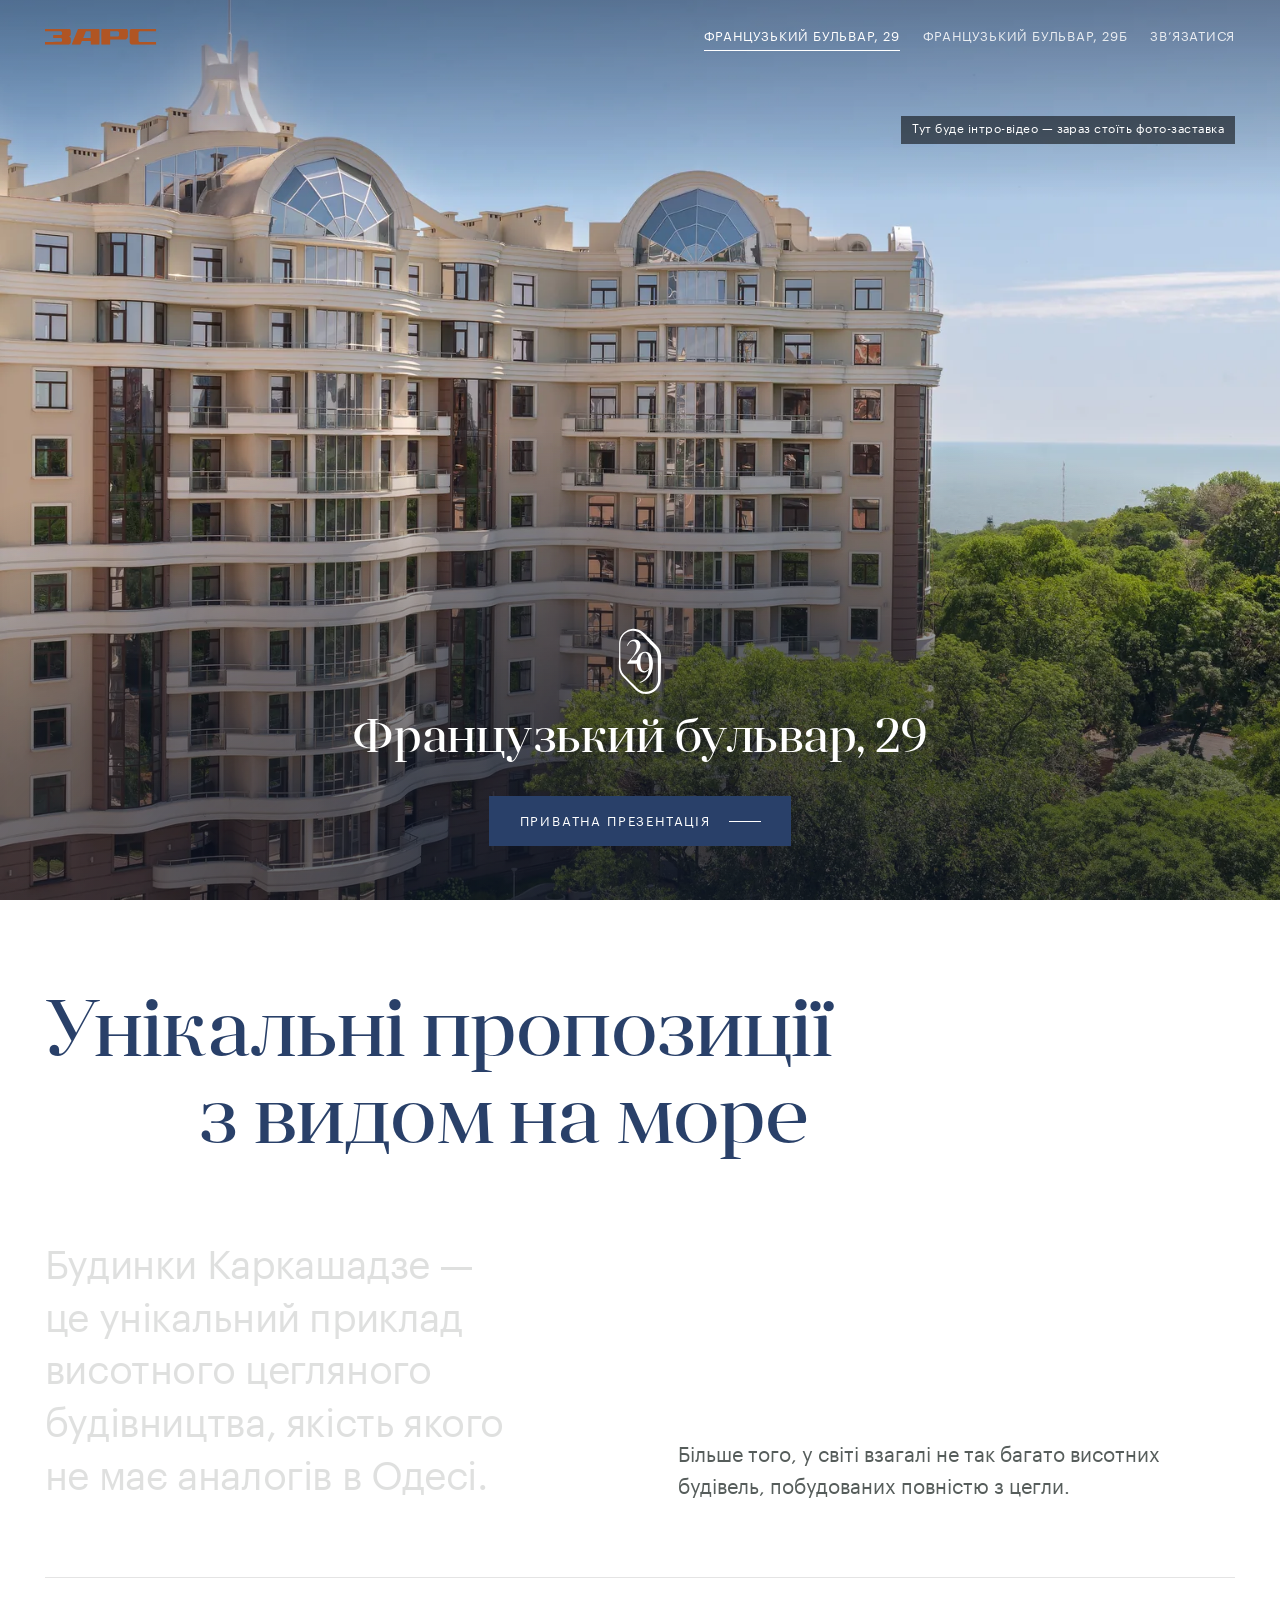
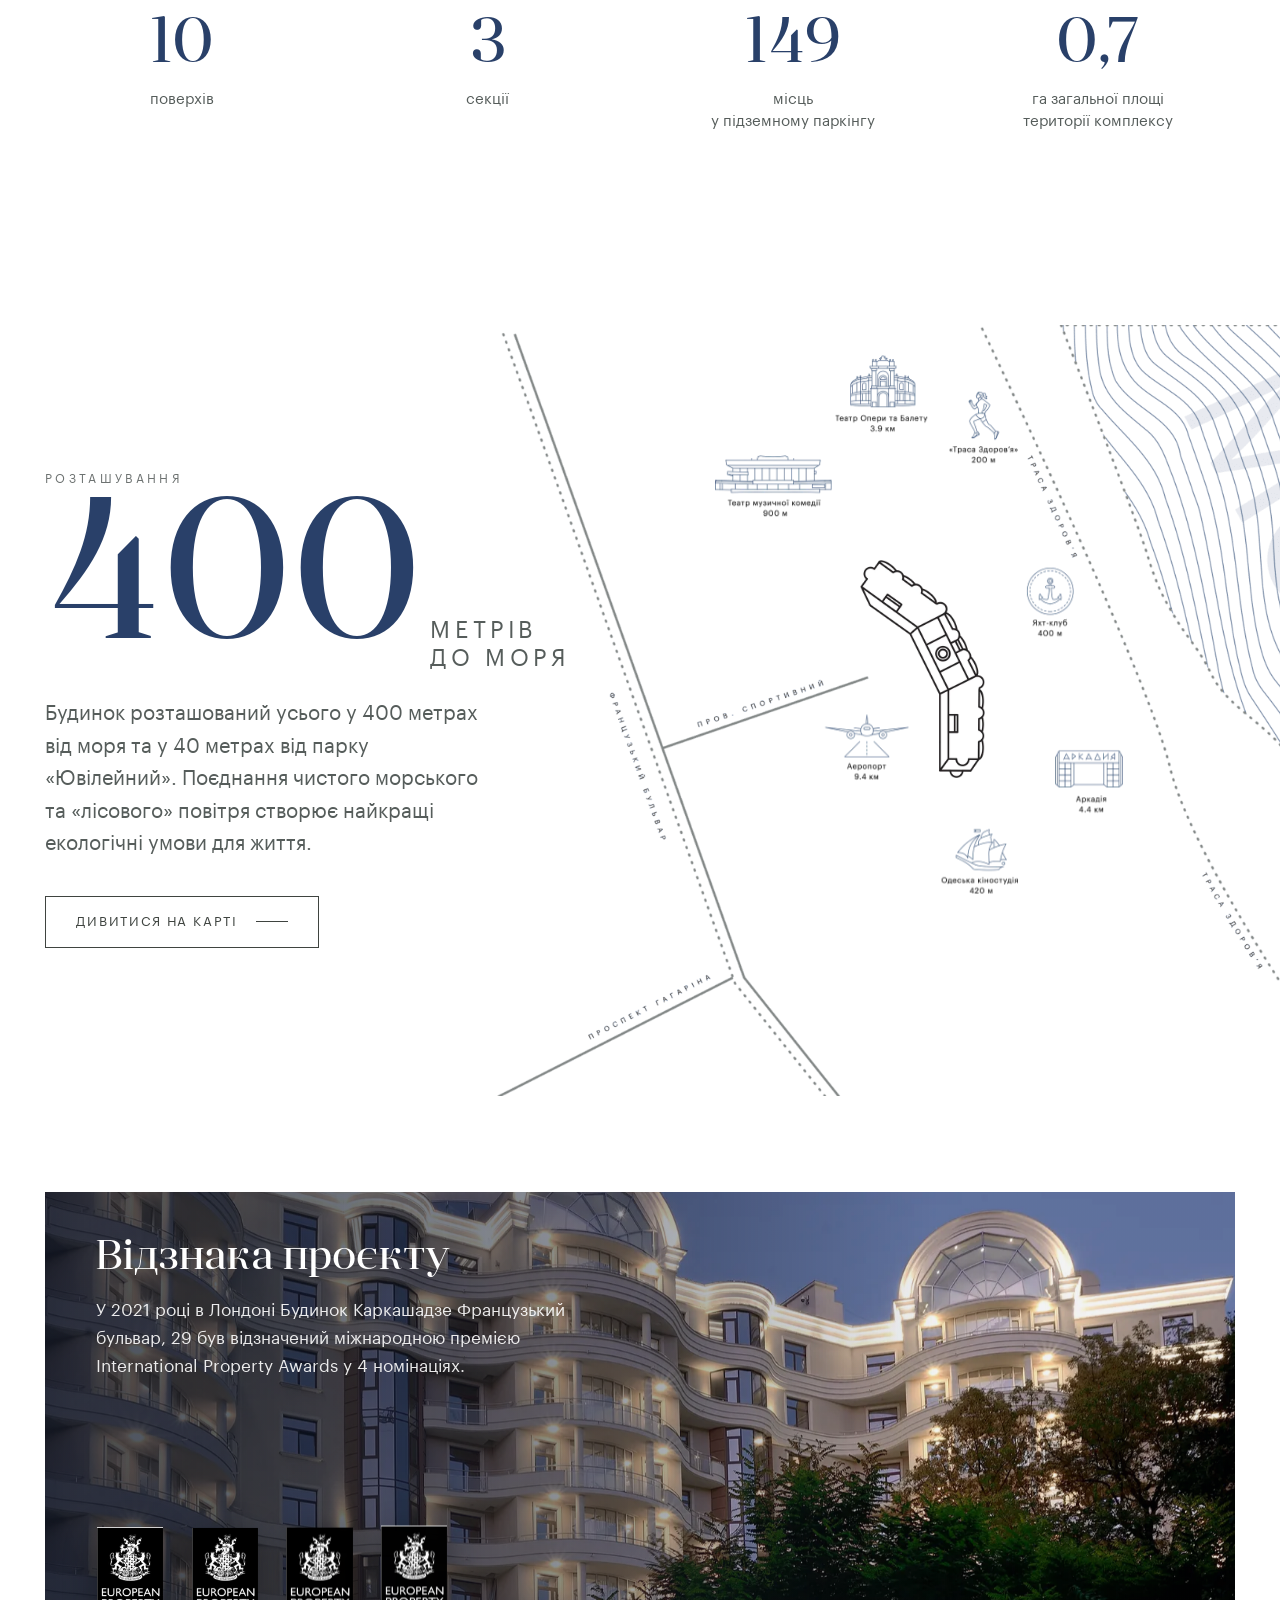
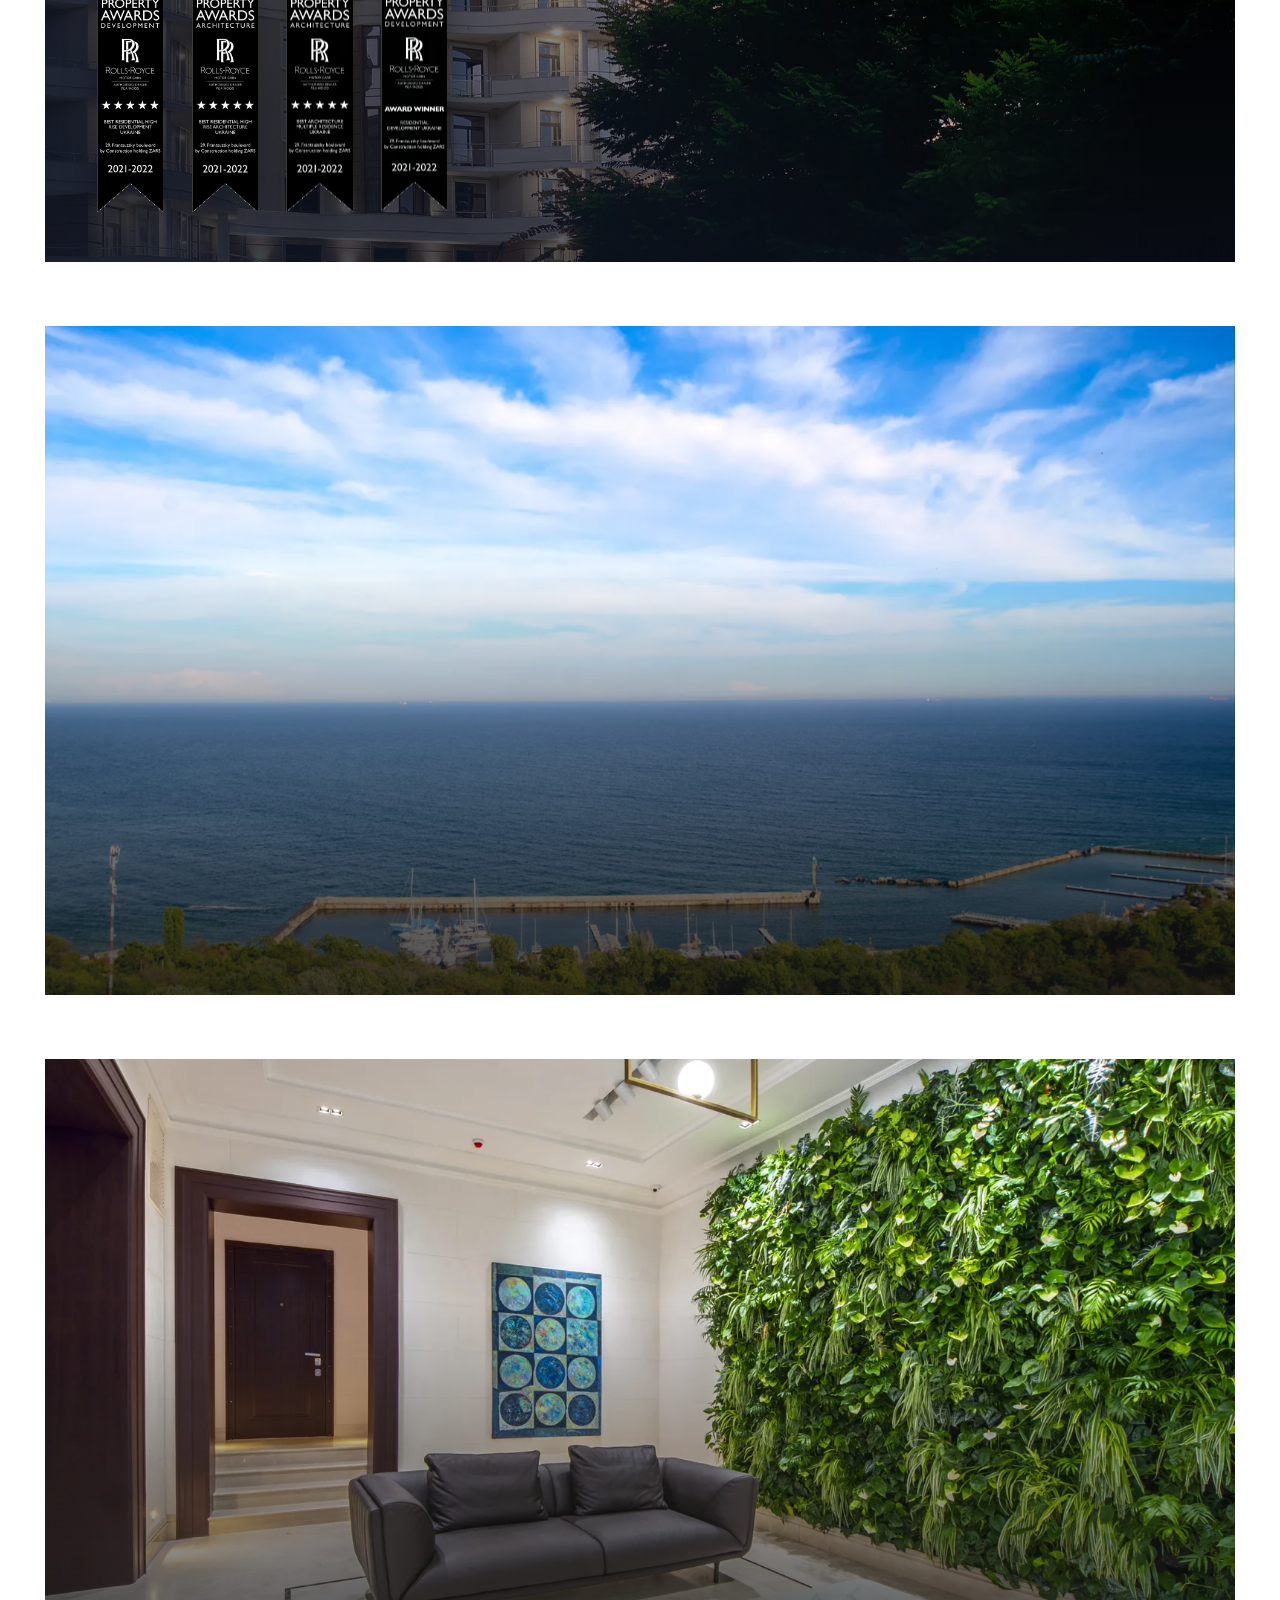
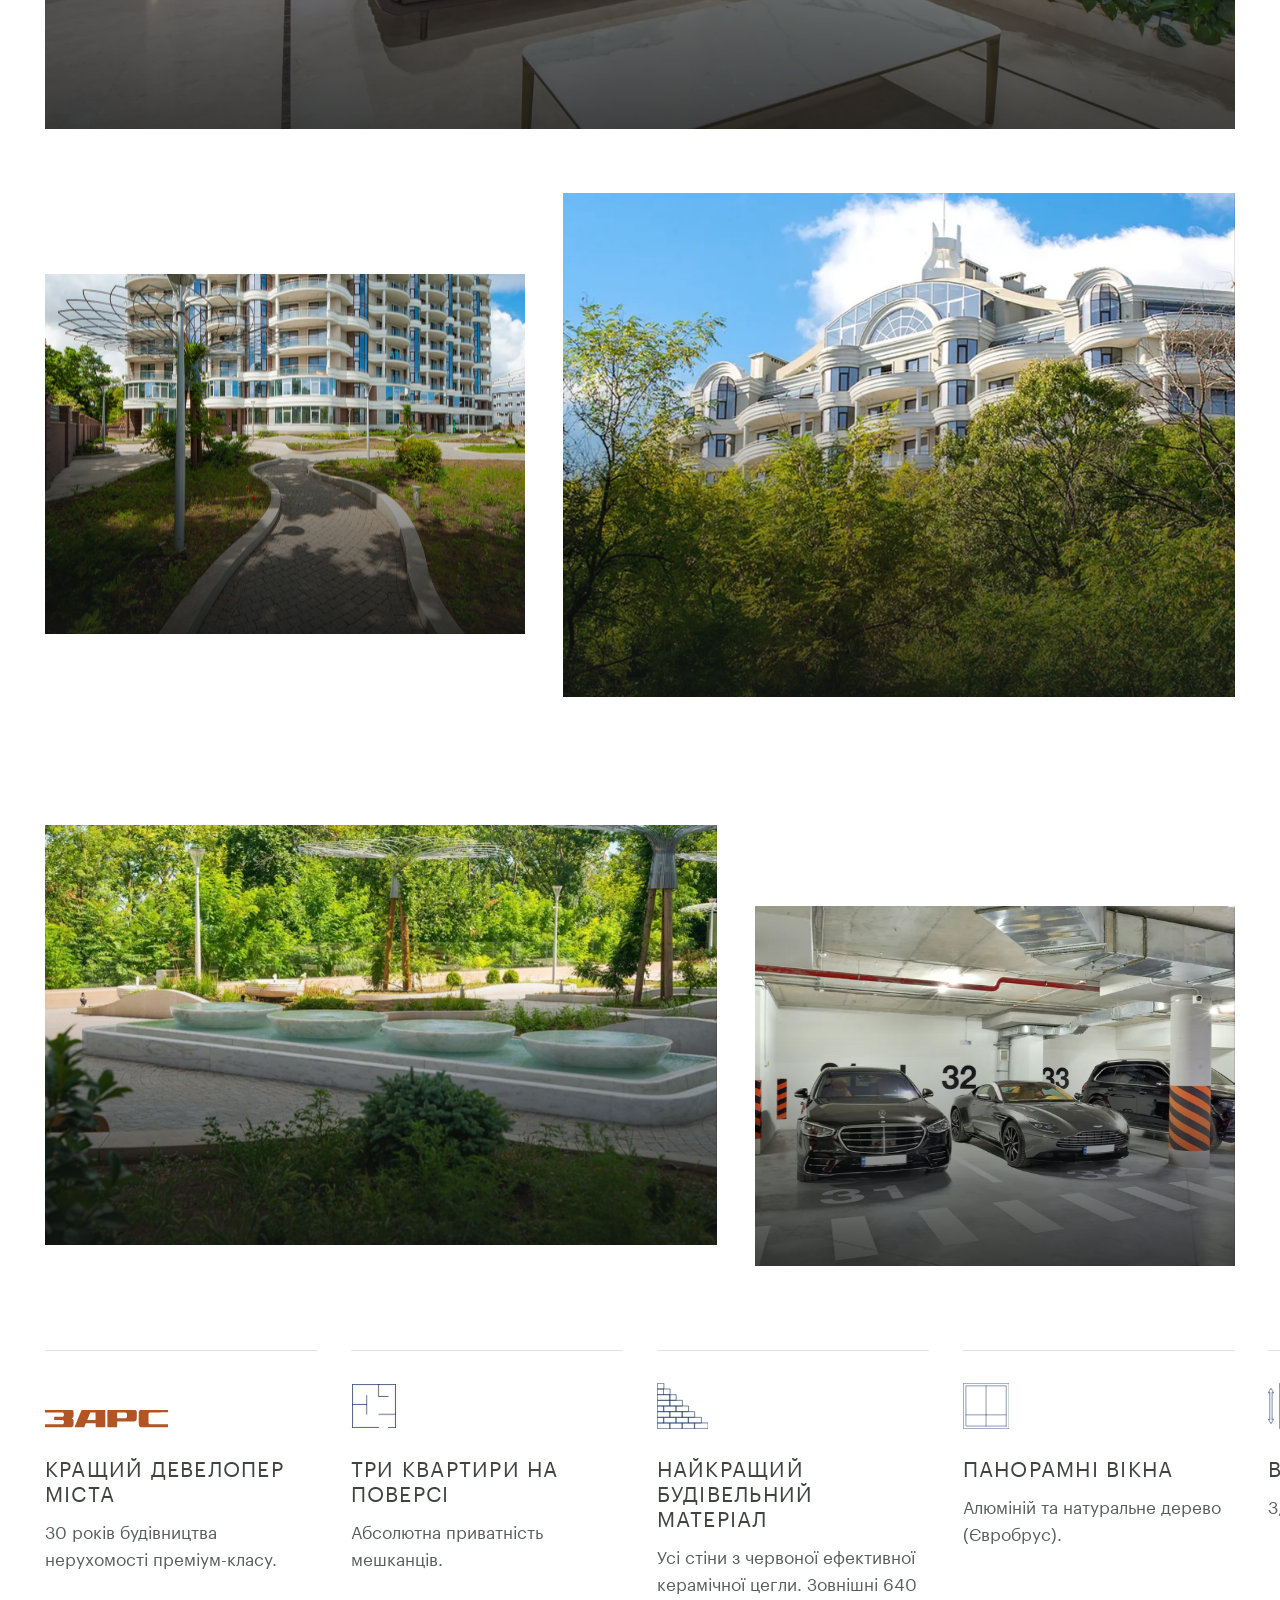
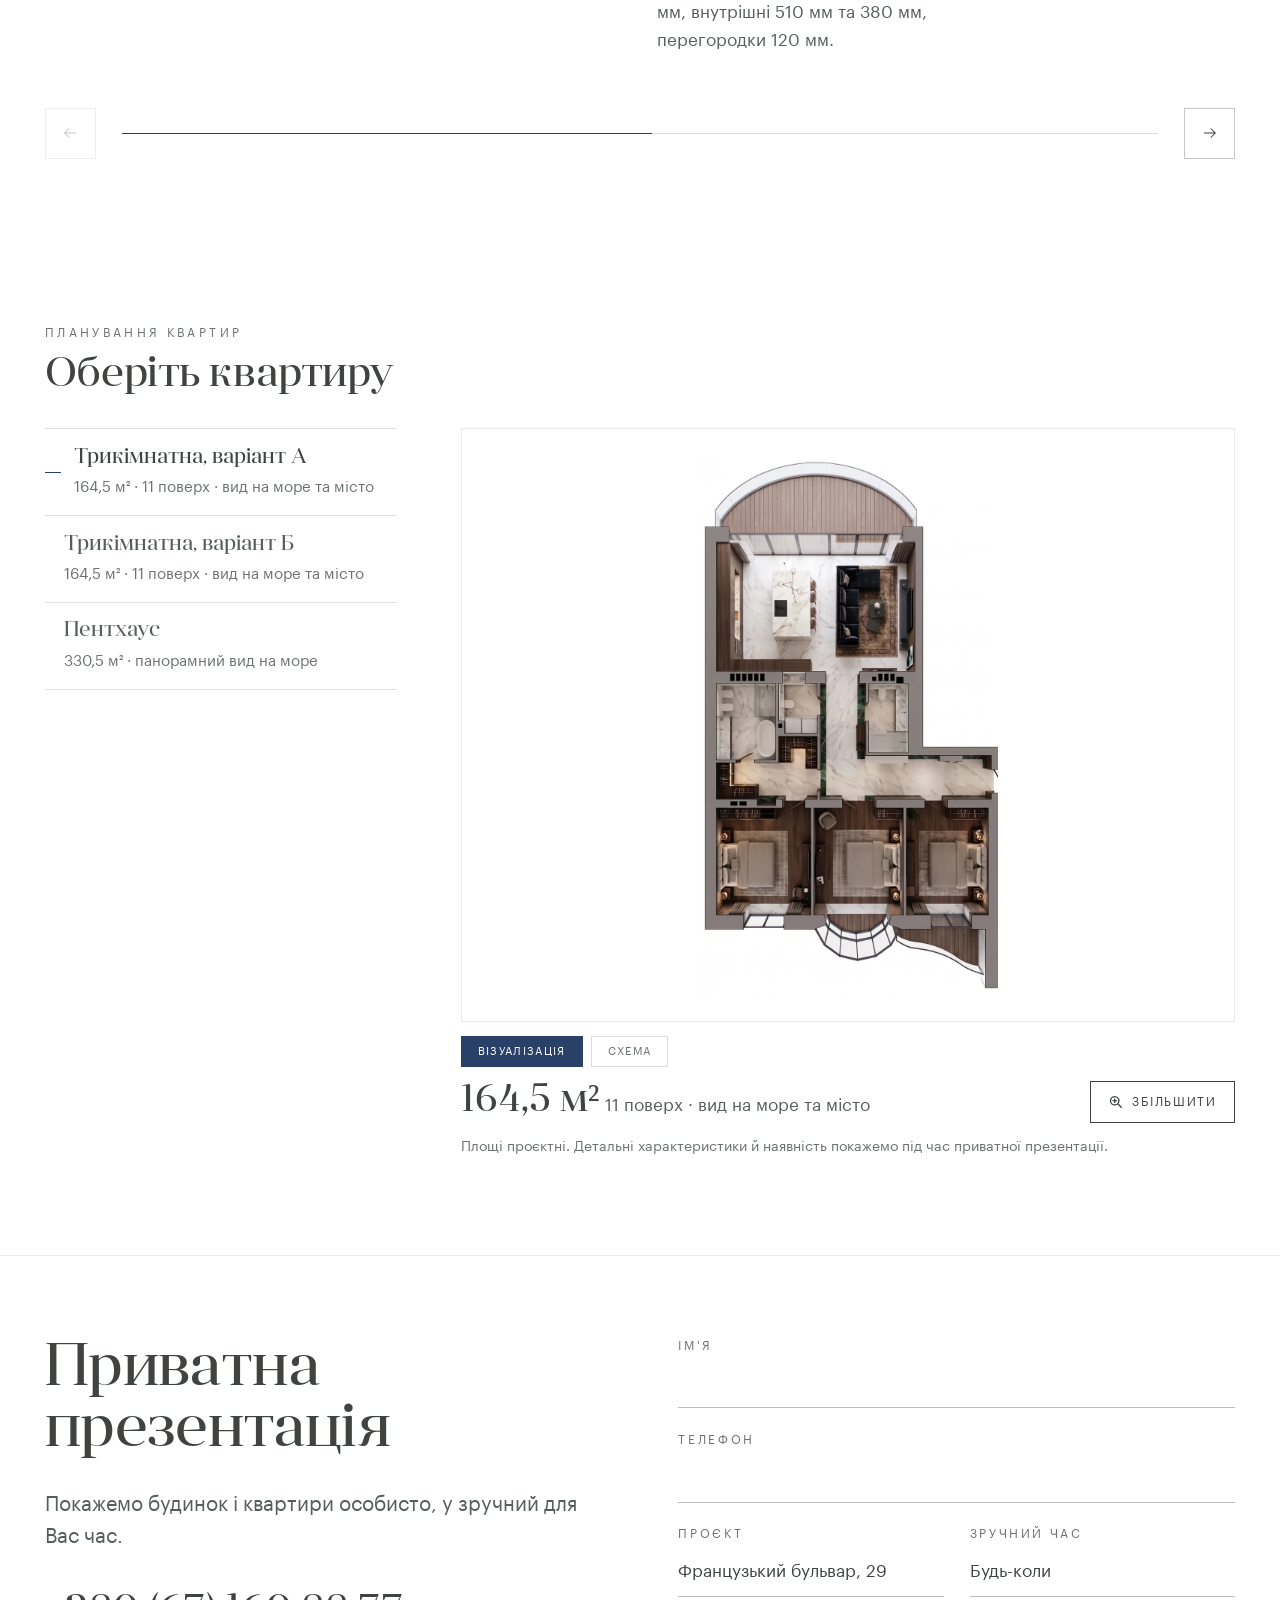
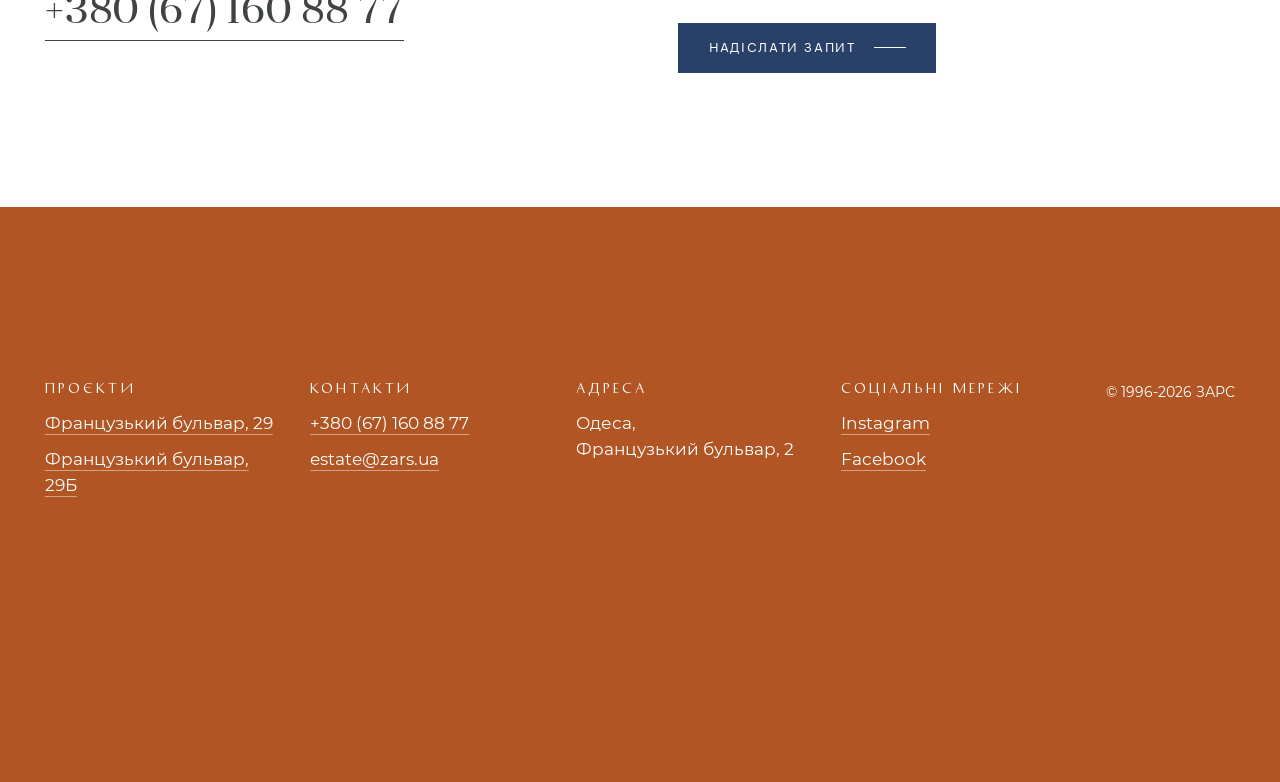
<file: mock/fb29.html>
<!doctype html>
<html lang="uk" data-site="fb29">
<head>
<meta charset="utf-8">
<meta name="viewport" content="width=device-width, initial-scale=1">
<title>Французький бульвар, 29 | Будинок Каркашадзе від ЗАРС</title>
<meta name="description" content="Зданий цегляний будинок на Французькому бульварі, 29 в Одесі: 400 метрів до моря, три квартири на поверсі, підземний паркінг, лауреат International Property Awards.">
<meta property="og:type" content="website">
<meta property="og:title" content="Французький бульвар, 29 | Будинок Каркашадзе від ЗАРС">
<meta property="og:description" content="Зданий цегляний будинок на Французькому бульварі, 29 в Одесі: 400 метрів до моря, три квартири на поверсі, підземний паркінг, лауреат International Property Awards.">
<meta property="og:image" content="https://zars-ua.github.io/ZARS-landing/assets/hero/fb29-wide-1920.webp">
<meta property="og:locale" content="uk_UA">
<script>document.documentElement.classList.add('js')</script>
<link rel="icon" href="../assets/logo/favicon-zars.svg" type="image/svg+xml">
<link rel="stylesheet" href="mock.css">
</head>
<body class="h-29">
<header class="bar">
  <a class="bar__logo" href="index.html" aria-label="ЗАРС, на головну"><svg viewBox="32.0 32.0 5120.0 756.0" aria-hidden="true"><use href="#zars"/></svg></a>
  <nav class="bar__nav" aria-label="Основна навігація"><a href="fb29.html" aria-current="page">Французький бульвар, 29</a><a href="fb29b.html">Французький бульвар, 29Б</a><a href="#presentation">Зв’язатися</a></nav>
  <button class="bar__menu" type="button">Меню</button>
</header>

<section class="hero hero--ken" data-stick-after>
  <div class="hero__media">
    <video muted playsinline loop autoplay preload="none" poster="../assets/hero/fb29-wide-1920.webp"></video>
  </div>
  <p class="hero__todo">Тут буде інтро-відео — зараз стоїть фото-заставка</p>
  <div class="hero__body">
    <div class="h-29__mono"><svg viewBox="0 0 57.440004 87.20001" aria-hidden="true">
<defs>
<clipPath id="clip_1">
<path transform="matrix(1,0,0,-1,-607.64,362.75559)" d="M607.64 275.55558H665.08V362.75559H607.64Z" clip-rule="evenodd"/>
</clipPath>
</defs>
<g clip-path="url(#clip_1)">
<g>
<path transform="matrix(1,0,0,-1,-607.64,362.75559)" d="M648.2004 311.1086V311.1086C646.9084 307.5086 644.2262 306.3963 642.3248 306.3963 639.3745 306.3963 636.912 309.5283 636.912 318.1337 636.912 327.0903 639.6182 330.5443 642.5685 330.5443 645.2991 330.5443 648.3954 327.5002 648.3954 315.8215 648.3954 314.1235 648.3223 312.5721 648.2004 311.1086ZM643.0561 331.7445C638.0212 331.7445 633.6924 328.1559 632.452 321.6515 632.0305 320.9465 631.2518 320.6656 629.621 320.6656H624.3548C627.9877 326.5784 636.8865 332.2276 636.8865 340.1889 636.8865 345.0478 633.9852 347.7407 629.4016 347.7407 624.0132 347.7407 621.0632 344.0234 619.5518 340.2476L619.5807 340.2286C619.5336 340.1541 619.4812 340.0804 619.4812 339.9857 619.4812 339.7209 619.6938 339.5061 619.9563 339.5061 620.123 339.5061 620.2451 339.607 620.3299 339.738L620.3563 339.7207C622.1117 343.4964 624.4036 345.3406 627.0367 345.3406 630.1329 345.3406 632.0347 343.438 632.0347 338.8717 632.0347 328.9785 623.7938 322.2754 619.7468 317.0653V316.0409H626.5735C628.4965 316.0409 630.6316 316.0162 632.1603 315.9371 632.7315 308.67 636.7652 304.6694 641.0568 304.6694 643.2511 304.6694 646.2743 305.7523 648.0054 309.0305 646.4693 297.2347 640.813 293.9564 636.1319 292.3758L636.1336 292.3645C635.849 292.3169 635.6285 292.0788 635.6285 291.7783 635.6285 291.4438 635.8972 291.1725 636.2289 291.1725 636.2626 291.1725 636.2918 291.1864 636.3241 291.1918L636.3269 291.1757C643.0561 292.4926 653.2472 299.5177 653.2472 315.9386 653.2472 326.0075 649.3949 331.7445 643.0561 331.7445ZM663.8587 326.6498C663.6339 330.4295 662.3785 333.9896 660.3143 336.9807 659.7964 337.7231 659.2314 338.4278 658.6206 339.0837 657.9907 339.7683 657.4918 340.249 656.9249 340.8381 655.8194 341.958 654.7243 343.0672 653.6415 344.1648 651.4713 346.3563 649.3405 348.4925 647.2375 350.5436 646.1887 351.5717 645.154 352.5857 644.1347 353.5846 643.6193 354.0779 643.1074 354.5674 642.5997 355.0533L641.8414 355.7789 641.4644 356.1395 641.1694 356.4176 640.9687 356.5817C639.089 358.3548 636.105 360.0717 633.5572 360.8558 630.8674 361.5633 628.2079 361.8235 625.7455 361.4562 625.125 361.4377 624.5382 361.228 623.9511 361.11 623.3726 360.9499 622.7804 360.8844 622.2436 360.6497 621.1619 360.216 620.0895 359.8756 619.1603 359.295 615.327 357.2252 612.7894 354.2522 611.3769 351.5499 611.1964 351.2117 611.0005 350.8934 610.848 350.566 610.7202 350.2267 610.5963 349.897 610.4758 349.5773 610.251 348.9347 609.9591 348.3595 609.8357 347.7781 609.6161 346.6123 609.302 345.6431 609.2739 344.825 609.1798 343.1982 609.1296 342.3305 609.1296 342.3305 609.1296 342.3305 609.1398 338.898 609.1583 332.8911 609.1526 329.8876 609.1209 326.2405 609.0233 322.0571 608.9837 319.9654 608.9414 317.7394 608.8969 315.3932 608.8842 314.2287 608.8096 313.0064 608.8354 311.766 608.8751 310.4731 609.0446 309.1915 609.3598 307.8904 609.9897 305.3041 611.1941 302.7044 613.0508 300.473 614.9633 298.3039 616.9289 296.3537 618.9557 294.188 620.9906 292.0691 623.0815 289.8927 625.2182 287.6681 626.2906 286.5597 627.3746 285.4392 628.469 284.3079 629.0161 283.7424 629.566 283.1743 630.1182 282.6031L630.3969 282.3242 630.6197 282.1263 631.0661 281.7295 631.9621 280.9335C632.4987 280.3822 633.316 279.9164 634.0538 279.4277 634.4314 279.1894 634.8064 278.9359 635.1914 278.7143L636.387 278.1845 637.5912 277.6584C637.9968 277.4917 638.4331 277.414 638.8549 277.2887 639.7064 277.0637 640.5554 276.7978 641.4446 276.7501 644.957 276.2736 648.6361 276.8233 651.9416 278.3157 655.2479 279.7991 658.194 282.2409 660.2423 285.3655 662.3065 288.4799 663.3984 292.2474 663.461 295.992 663.5631 302.8586 663.6654 309.725 663.7657 316.4842 663.7944 318.1737 663.8227 319.8566 663.8508 321.5307L663.8885 324.0357 663.8987 325.3377C663.8873 325.768 663.8992 326.1246 663.8587 326.6498ZM657.5411 287.1643V287.1643C655.95 284.5431 653.5891 282.4248 650.8755 281.0976 648.165 279.7625 645.1087 279.2151 642.1768 279.5479 641.4316 279.5598 640.724 279.7809 640.0089 279.9527 639.6551 280.0514 639.2857 280.1004 638.9447 280.2365L637.9294 280.6662 636.9134 281.0889 636.0097 281.6442C635.4108 282.0331 634.7985 282.3055 634.2035 282.8923L633.3086 283.6658 632.8627 284.0513 632.6527 284.233 632.6042 284.2818 632.5004 284.3861C631.9471 284.9434 631.3961 285.4981 630.8476 286.05 629.7508 287.1539 628.6646 288.2475 627.59 289.3294 625.4328 291.4846 623.3227 293.5939 621.2682 295.6467 619.24 297.686 617.1174 299.6861 615.3347 301.591 613.6183 303.5563 612.3813 305.8563 611.6899 308.2343 611.3407 309.4163 611.1201 310.6378 611.0229 311.8042 610.9373 313.0254 610.9356 314.2111 610.9024 315.3932 610.8588 317.7394 610.8174 319.9654 610.7783 322.0571 610.6833 326.2405 610.6521 329.8876 610.6467 332.8911 610.6646 338.898 610.6748 342.3305 610.6748 342.3305 610.6748 342.3305 610.7519 343.1744 610.8962 344.7564 610.9481 345.549 611.2834 346.4793 611.5249 347.5942 611.659 348.1498 611.9572 348.6946 612.1882 349.3032 612.3152 349.6028 612.4462 349.9118 612.5814 350.2301 612.7438 350.5337 612.9479 350.826 613.1361 351.1363 614.5914 353.6334 617.1471 356.2534 620.7463 357.798 624.2871 359.4186 628.9061 359.6777 633.1623 357.9724 634.1698 357.4261 635.2821 356.9774 636.1268 356.2466 637.0189 355.7109 637.9929 354.6734 638.9759 353.7337 639.8563 352.7476 640.7518 351.7449 641.6609 350.7267 642.6116 349.681 643.5771 348.6197 644.5559 347.5437 646.5076 345.3863 648.5417 343.1996 650.6291 340.9724 651.6743 339.8604 652.7307 338.7368 653.7977 337.6018 654.3091 337.0552 654.9267 336.4294 655.3582 335.9401 655.8185 335.4321 656.2426 334.8856 656.6312 334.3107 658.2246 332.0544 659.2382 329.2336 659.4534 326.4018 659.4908 326.1022 659.4922 325.6285 659.5089 325.2288L659.5194 324.0357 659.5566 321.5307C659.5841 319.8566 659.6116 318.1737 659.6396 316.4842 659.736 309.7276 659.8335 302.864 659.9316 295.9999 659.9469 292.8745 659.1447 289.7813 657.5411 287.1643" fill="currentColor"/>
<path transform="matrix(1,0,0,-1,-607.64,362.75559)" d="M648.4935 230.9343V230.7708H652.3449V230.9343L651.293 231.2442V231.5381L657.1349 240.6472V231.2442L656.083 230.9343V230.7708H659.9186V230.9343L658.8666 231.2442V241.7247L659.9186 242.0351V242.1981H656.083V242.0351L657.1349 241.7247V241.4798L651.293 232.3706V241.7247L652.3449 242.0351V242.1981H648.4935V242.0351L649.5452 241.7247V231.2442ZM655.177 243.6182C654.8372 243.4714 654.5296 243.4224 654.2059 243.4224 653.8822 243.4224 653.5749 243.4714 653.235 243.6182V244.5979C653.235 245.1529 652.879 245.4959 652.3934 245.4959 651.892 245.4959 651.5521 245.1691 651.5521 244.6795 651.5521 243.6182 653.0893 243.1613 654.2059 243.1613 655.3227 243.1613 656.86 243.6182 656.86 244.6631 656.86 245.1365 656.5363 245.4959 656.0184 245.4959 655.5328 245.4959 655.177 245.1529 655.177 244.5979ZM635.864 230.9343V230.7708H639.7155V230.9343L638.6635 231.2442V231.5381L644.5054 240.6472V231.2442L643.4538 230.9343V230.7708H647.2891V230.9343L646.2371 231.2442V241.7247L647.2891 242.0351V242.1981H643.4538V242.0351L644.5054 241.7247V241.4798L638.6635 232.3706V241.7247L639.7155 242.0351V242.1981H635.864V242.0351L636.916 241.7247V231.2442ZM634.5785 231.3913C634.2871 231.1954 634.0445 231.1464 633.8826 231.1464 633.1706 231.1464 632.9276 231.8647 632.6365 233.1215L632.2805 234.6072C631.9083 236.1906 630.8887 236.7785 628.7525 236.7785H628.4452C629.3514 237.1703 629.7721 237.9373 629.9986 238.7863L630.3061 239.9783C630.5488 240.9248 630.9051 241.7902 631.5199 241.7902 631.6333 241.7902 631.7141 241.7737 631.7949 241.7247V241.088C631.7949 240.4678 632.1509 240.0432 632.7658 240.0432 633.3324 240.0432 633.7208 240.4023 633.7208 241.0554 633.7208 241.937 632.9925 242.2962 632.1674 242.2962 630.7594 242.2962 630.29 241.2187 629.9663 239.9615L629.6428 238.7863C629.303 237.562 628.526 236.7947 626.9564 236.7947V241.7247L628.0081 242.0351V242.1981H624.1567V242.0351L625.2086 241.7247V231.2442L624.1567 230.9343V230.7708H628.0081V230.9343L626.9564 231.2442V236.4846H628.1864C629.7559 236.4846 630.3385 235.7663 630.6137 234.5255L630.9536 232.9911C631.2934 231.522 631.8111 230.673 633.1382 230.673 633.7692 230.673 634.3359 230.8689 634.7078 231.2606ZM622.3209 232.5178C621.3824 231.5546 620.1527 231.1954 618.9066 231.1954 615.9453 231.1954 614.5532 233.3339 614.5532 236.5498 614.5532 240.0761 616.0907 241.9206 618.5665 241.9206 619.6187 241.9206 621.7061 241.5779 622.1755 239.3087H622.4505V241.5614L622.2889 241.7247 621.6092 241.3165C620.7352 241.986 619.473 242.2962 618.243 242.2962 614.9256 242.2962 612.7245 240.0596 612.7245 236.4846 612.7245 232.8934 614.9095 230.673 618.3079 230.673 620.0393 230.673 621.4309 231.228 622.499 232.3216ZM602.7817 239.5862C603.2024 241.6433 605.0795 241.9206 605.8885 241.9206 607.3291 241.9206 608.3646 241.088 608.3646 239.3252 608.3646 237.5946 607.3126 236.7785 605.7754 236.7785 605.3871 236.7785 604.8692 236.7947 604.3836 236.8437V236.4029C604.8692 236.4355 605.3871 236.452 605.7754 236.452 607.5879 236.452 608.8178 235.603 608.8178 233.7746 608.8178 231.9627 607.6202 231.0647 605.8885 231.0647 604.9015 231.0647 603.0567 231.3913 602.6199 233.4155H602.3446V231.2116L602.5065 231.0483 603.1862 231.4239C603.9791 230.9179 605.1929 230.673 606.3094 230.673 608.834 230.673 610.5977 231.8318 610.5977 233.7418 610.5977 235.309 609.368 236.3374 607.5556 236.6314 609.1413 236.9577 610.1447 237.9212 610.1447 239.3575 610.1447 241.1861 608.5587 242.2962 606.2933 242.2962 605.2414 242.2962 604.1086 242.0674 603.3481 241.5779L602.6683 241.937 602.5065 241.7737V239.5862ZM594.9581 233.7908C594.2299 232.3706 593.4535 231.1464 592.6603 231.1464 592.5796 231.1464 592.5149 231.1628 592.45 231.1954V231.9953C592.45 232.5504 592.0617 232.9583 591.4953 232.9583 590.9613 232.9583 590.5244 232.583 590.5244 231.9299 590.5244 230.9014 591.5599 230.673 592.1912 230.673 593.5504 230.673 594.2786 231.7995 595.3952 233.8889L599.603 241.7247 600.7031 242.0351V242.1981H597.8228V242.0351L599.2466 241.7247 595.8969 235.4562 592.6768 241.7247 593.7284 242.0351V242.1981H589.8283V242.0351L590.8802 241.7247ZM587.4911 230.7708 588.3327 228.2896H588.721V231.0973H587.5072V241.7247L588.5592 242.0351V242.1981H584.7239V242.0351L585.7758 241.7247V231.0973H580.1281V241.7247L581.1797 242.0351V242.1981H577.3286V242.0351L578.3803 241.7247V231.1628L577.3286 230.9014V230.7708ZM564.6988 230.9343V230.7708H568.5503V230.9343L567.4986 231.2442V236.4191H573.3567V231.2442L572.3048 230.9343V230.7708H576.14V230.9343L575.0881 231.2442V241.7247L576.14 242.0351V242.1981H572.3048V242.0351L573.3567 241.7247V236.7618H567.4986V241.7247L568.5503 242.0351V242.1981H564.6988V242.0351L565.7508 241.7247V231.2442ZM557.1181 240.4023 559.3516 234.9009H554.7555ZM558.1054 242.1981H557.5714L552.8299 231.2442 551.7295 230.9343V230.7708H554.61V230.9343L553.1859 231.2442 554.61 234.5584H559.4973L560.8565 231.2442 559.7884 230.9343V230.7708H563.6886V230.9343L562.6528 231.2442ZM547.8548 241.8715C549.4731 241.8715 550.6223 240.8922 550.6223 238.9334 550.6223 236.9744 549.4731 235.9947 547.8548 235.9947H546.5441V235.8805L546.7544 235.6685H548.0651C550.6223 235.6685 552.4021 236.8928 552.4021 238.9334 552.4021 240.9738 550.6223 242.1981 548.0651 242.1981H543.5019V242.0512L544.5536 241.8063V231.2442L543.5019 230.9343V230.7708H547.9194V230.9343L546.3014 231.2442V241.8715ZM536.423 240.6798C538.5915 240.6798 540.0156 239.2761 540.0156 236.4681 540.0156 233.6769 538.5915 232.2729 536.423 232.2729ZM534.6913 232.2729C532.5228 232.2729 531.0986 233.6769 531.0986 236.4681 531.0986 239.2761 532.5228 240.6798 534.6913 240.6798ZM536.423 241.7247 537.4264 242.0351V242.1981H533.6396V242.0351L534.6913 241.7247V240.9248C531.4226 240.9248 529.27 239.2435 529.27 236.4846 529.27 233.693 531.4226 232.0279 534.6913 232.0279V231.2442L533.6396 230.9343V230.7708H537.4264V230.9343L536.423 231.2442V232.0279C539.6919 232.0279 541.8604 233.693 541.8604 236.4846 541.8604 239.2435 539.6919 240.9248 536.423 240.9248Z" fill="currentColor"/>
<path transform="matrix(1,0,0,-1,-607.64,362.75559)" d="M738.9108 241.8721C740.5291 241.8721 741.6782 240.8927 741.6782 238.9337 741.6782 236.9747 740.5291 235.9953 738.9108 235.9953H737.6V235.8808L737.8106 235.6688H739.1211C741.6782 235.6688 743.4581 236.893 743.4581 238.9337 743.4581 240.9741 741.6782 242.1986 739.1211 242.1986H734.5579V242.0515L735.6095 241.8069V231.2447L734.5579 230.9346V230.7713H738.9754V230.9346L737.3574 231.2447V241.8721ZM726.9772 240.4029 729.2103 234.9014H724.6145ZM727.9642 242.1986H727.4302L722.6887 231.2447 721.5883 230.9346V230.7713H724.4688V230.9346L723.0447 231.2447 724.4688 234.5587H729.356L730.7152 231.2447 729.6474 230.9346V230.7713H733.5473V230.9346L732.5116 231.2447ZM716.0791 241.8721C717.4871 241.8721 718.5064 241.007 718.5064 239.3254 718.5064 237.6278 717.4871 236.7788 716.0791 236.7788H714.024V241.8721ZM714.024 231.0979V236.4523H716.0791C717.7623 236.4523 718.9597 235.571 718.9597 233.7752 718.9597 231.9956 717.7623 231.0979 716.0791 231.0979ZM711.2245 242.1986V242.0515L712.2762 241.8069V231.1631L711.2245 230.902V230.7713H716.4028C718.9597 230.7713 720.7398 231.8978 720.7398 233.7423 720.7398 235.2932 719.526 236.3216 717.6651 236.632 719.2511 236.9421 720.2869 237.9053 720.2869 239.358 720.2869 241.1376 718.6847 242.1986 716.4028 242.1986ZM703.1582 231.0979V236.7462H704.9707C706.6213 236.7462 707.8028 235.8156 707.8028 233.9382 707.8028 232.0447 706.6213 231.0979 704.9707 231.0979ZM703.1582 241.7253 704.2102 242.0354V242.1986H700.3587V242.0354L701.4107 241.7253V231.1631L700.3587 230.902V230.7713H705.3106C707.819 230.7713 709.5827 231.963 709.5827 233.9382 709.5827 235.8972 707.819 237.0889 705.3106 237.0889H703.1582ZM690.7391 233.2037C690.6095 232.0121 690.3023 231.3102 689.9947 231.3102 689.9462 231.3102 689.8978 231.3264 689.8493 231.3428V231.8978C689.8493 232.5509 689.4445 232.9427 688.8781 232.9427 688.3279 232.9427 687.9231 232.5835 687.9231 231.9304 687.9231 230.9837 688.7648 230.6897 689.3796 230.6897 690.3831 230.6897 690.9817 231.5061 691.16 233.2528L692.0663 241.8721H696.3707V231.2447L695.319 230.9346V230.7713H699.1543V230.9346L698.1021 231.2447V241.8069L699.1543 242.0515V242.1986H690.6095V242.0515L691.6615 241.8069ZM681.9934 233.7914C681.2651 232.3712 680.4884 231.1466 679.6953 231.1466 679.6145 231.1466 679.5499 231.1631 679.485 231.1957V231.9956C679.485 232.5509 679.0966 232.9588 678.5303 232.9588 677.9962 232.9588 677.5594 232.5835 677.5594 231.9304 677.5594 230.902 678.5952 230.6735 679.2262 230.6735 680.5857 230.6735 681.3136 231.7997 682.4302 233.8894L686.6379 241.7253 687.7383 242.0354V242.1986H684.8578V242.0354L686.2819 241.7253 682.9319 235.4564 679.7117 241.7253 680.7634 242.0354V242.1986H676.8635V242.0354L677.9154 241.7253ZM668.7488 231.0979V236.9256H670.6908C672.3414 236.9256 673.5067 235.9627 673.5067 234.0201 673.5067 232.0773 672.3414 231.0979 670.6908 231.0979ZM668.7488 241.8721H673.2961L674.0408 240.1906H674.3157V242.1986H665.9493V242.0515L667.0012 241.8069V231.1631L665.9493 230.902V230.7713H671.0145C673.539 230.7713 675.2866 231.9956 675.2866 234.0201 675.2866 236.0441 673.539 237.2522 671.0145 237.2522H668.7488Z" fill="currentColor"/>
<path transform="matrix(1,0,0,-1,-607.64,362.75559)" d="M692.5085 178.4891V182.0704H695.1257L695.3508 181.2266H695.5118V183.1419H695.3508L695.1257 182.2978H692.5085V185.6305H695.7479L696.2519 184.5159H696.4234V185.8467H690.6529V185.7495L691.3502 185.5871V178.5325L690.6529 178.3593V178.2729H696.5308V179.5927H696.3591L695.8551 178.4891ZM684.102 184.1156C684.381 185.4788 685.6251 185.6628 686.1614 185.6628 687.1161 185.6628 687.8027 185.1109 687.8027 183.9424 687.8027 182.7955 687.1051 182.2547 686.0863 182.2547 685.8289 182.2547 685.4856 182.2654 685.1639 182.2978V182.0058C685.4856 182.0273 685.8289 182.0381 686.0863 182.0381 687.2876 182.0381 688.1026 181.4754 688.1026 180.2636 688.1026 179.0626 687.3092 178.4676 686.1614 178.4676 685.5069 178.4676 684.2843 178.6839 683.9949 180.0255H683.8123V178.5648L683.9198 178.4568 684.3702 178.7057C684.8957 178.3701 685.6999 178.2079 686.4401 178.2079 688.1136 178.2079 689.2826 178.9761 689.2826 180.2421 689.2826 181.2807 688.4677 181.9624 687.2661 182.1572 688.3172 182.3734 688.9822 183.0121 688.9822 183.964 688.9822 185.1761 687.9311 185.9117 686.4296 185.9117 685.7325 185.9117 684.9814 185.76 684.4774 185.4357L684.0269 185.6735 683.9198 185.5655V184.1156ZM677.4222 185.6305H680.4578V178.4891H676.3606C676.618 178.7272 676.7467 179.1816 676.8218 179.9175ZM681.6379 178.2729 682.1524 176.6282H682.41V178.4891H681.6056V185.5871L682.3026 185.7495V185.8467H676.457V185.7495L677.1543 185.5871 676.5429 179.8849C676.457 179.0841 676.2212 178.5759 675.9958 178.4891H675.1485V176.6282H675.4059L675.9207 178.2729ZM669.8633 184.6565 671.3436 181.0103H668.2975ZM670.5176 185.8467H670.1635L667.0208 178.5864 666.2917 178.3811V178.2729H668.2008V178.3811L667.2569 178.5864 668.2008 180.7829H671.44L672.3411 178.5864 671.633 178.3811V178.2729H674.2182V178.3811L673.5317 178.5864ZM654.1095 178.3593V178.2729H665.3506V178.3593L664.6533 178.5325V185.5329L665.3506 185.7387V185.8467H662.7977V185.7387L663.495 185.5329V178.4891H660.3094V185.5329L661.0065 185.7387V185.8467H658.4539V185.7387L659.1509 185.5329V178.4891H655.9651V185.5329L656.6627 185.7387V185.8467H654.1095V185.7387L654.8071 185.5329V178.5325ZM648.8138 184.6565 650.2941 181.0103H647.248ZM649.4681 185.8467H649.114L645.9712 178.5864 645.2422 178.3811V178.2729H647.1513V178.3811L646.2074 178.5864 647.1513 180.7829H650.3905L651.2916 178.5864 650.5835 178.3811V178.2729H653.1687V178.3811L652.4821 178.5864ZM644.2367 178.6839C644.0437 178.554 643.8827 178.5217 643.7755 178.5217 643.3036 178.5217 643.1426 178.9977 642.9495 179.8308L642.7137 180.8155C642.4671 181.8652 641.791 182.2547 640.3754 182.2547H640.1716C640.7722 182.5143 641.0509 183.0226 641.2014 183.5855L641.4049 184.3753C641.5659 185.0029 641.802 185.5763 642.2094 185.5763 642.2845 185.5763 642.3381 185.5655 642.3919 185.5329V185.1109C642.3919 184.6998 642.6278 184.4184 643.0354 184.4184 643.4107 184.4184 643.6681 184.6565 643.6681 185.0893 643.6681 185.6735 643.1856 185.9117 642.6386 185.9117 641.7054 185.9117 641.3944 185.1976 641.1798 184.3642L640.9653 183.5855C640.7399 182.7737 640.2251 182.2654 639.1848 182.2654V185.5329L639.8819 185.7387V185.8467H637.3293V185.7387L638.0263 185.5329V178.5864L637.3293 178.3811V178.2729H639.8819V178.3811L639.1848 178.5864V182.0599H639.9998C641.0404 182.0599 641.4265 181.5837 641.609 180.7614L641.8341 179.7443C642.0594 178.7706 642.4024 178.2079 643.282 178.2079 643.7004 178.2079 644.0757 178.3375 644.3226 178.5974ZM632.8913 185.6305C633.964 185.6305 634.7254 184.9813 634.7254 183.6828 634.7254 182.3842 633.964 181.7351 632.8913 181.7351H632.0225V181.6594L632.162 181.5188H633.0308C634.7254 181.5188 635.9054 182.3304 635.9054 183.6828 635.9054 185.0355 634.7254 185.8467 633.0308 185.8467H630.006V185.7495L630.7033 185.5871V178.5864L630.006 178.3811V178.2729H632.9341V178.3811L631.8615 178.5864V185.6305ZM624.71 184.6565 626.1902 181.0103H623.1441ZM625.3645 185.8467H625.0105L621.8677 178.5864 621.1383 178.3811V178.2729H623.0475V178.3811L622.1038 178.5864 623.0475 180.7829H626.2869L627.1877 178.5864 626.4799 178.3811V178.2729H629.0649V178.3811L628.3786 178.5864ZM605.634 184.6565 607.1145 181.0103H604.0684ZM606.2885 185.8467H605.9344L602.7917 178.5864 602.0623 178.3811V178.2729H603.9717V178.3811L603.0278 178.5864 603.9717 180.7829H607.2109L608.112 178.5864 607.4039 178.3811V178.2729H609.9888V178.3811L609.3026 178.5864ZM600.0058 185.5329 600.6708 185.7387V185.8467H599.0941L596.4341 179.4631 593.7525 185.8467H592.1116V185.7387L592.8086 185.5329 592.3046 178.5648 591.6073 178.3593V178.2729H593.1839V178.3593L592.53 178.5648 592.9909 184.862 595.7906 178.2729H596.1444L598.9008 184.8515 599.3515 178.5864 598.6542 178.3811V178.2729H601.164V178.3811L600.4993 178.5864ZM584.2843 182.0489C584.2843 184.4943 585.282 185.7495 586.6869 185.7495 588.0813 185.7495 589.0788 184.4943 589.0788 182.0489 589.0788 179.6145 588.0813 178.3701 586.6869 178.3701 585.282 178.3701 584.2843 179.6145 584.2843 182.0489ZM583.0724 182.0599C583.0724 179.6794 584.5524 178.2079 586.6869 178.2079 588.8106 178.2079 590.3016 179.6794 590.3016 182.0599 590.3016 184.4184 588.8106 185.9117 586.6869 185.9117 584.5524 185.9117 583.0724 184.4184 583.0724 182.0599ZM620.1332 178.6839C619.9401 178.554 619.7791 178.5217 619.6717 178.5217 619.2 178.5217 619.039 178.9977 618.846 179.8308L618.6101 180.8155C618.3632 181.8652 617.6874 182.2547 616.2715 182.2547H616.068C616.6684 182.5143 616.9473 183.0226 617.0975 183.5855L617.3014 184.3753C617.4624 185.0029 617.6982 185.5763 618.1058 185.5763 618.1809 185.5763 618.2345 185.5655 618.2881 185.5329V185.1109C618.2881 184.6998 618.5239 184.4184 618.9316 184.4184 619.3071 184.4184 619.5645 184.6565 619.5645 185.0893 619.5645 185.6735 619.0821 185.9117 618.535 185.9117 617.6015 185.9117 617.2906 185.1976 617.076 184.3642L616.8614 183.5855C616.6363 182.7737 616.1216 182.2654 615.081 182.2654V185.5329L615.7783 185.7387V185.8467H613.2254V185.7387L613.9227 185.5329V178.5864L613.2254 178.3811V178.2729H615.7783V178.3811L615.081 178.5864V182.0599H615.8962C616.9365 182.0599 617.3229 181.5837 617.5052 180.7614L617.7305 179.7443C617.9556 178.7706 618.2989 178.2079 619.1785 178.2079 619.5966 178.2079 619.9722 178.3375 620.2188 178.5974ZM576.7251 185.6305H579.7607V178.4891H575.6632C575.9206 178.7272 576.0496 179.1816 576.1247 179.9175ZM580.9405 178.2729 581.4553 176.6282H581.7129V178.4891H580.9085V185.5871L581.6055 185.7495V185.8467H575.7599V185.7495L576.4572 185.5871 575.8455 179.8849C575.7599 179.0841 575.5241 178.5759 575.2987 178.4891H574.4514V176.6282H574.7085L575.2236 178.2729Z" fill="currentColor"/>
</g>
</g>
</svg></div>
    <h1>Французький бульвар, 29</h1>
    <a class="act" href="#presentation">Приватна презентація</a>
  </div>
</section>
<section class="air" aria-labelledby="s29-offer">
  <p class="statement" id="s29-offer" data-reveal-lines>
    <span class="line"><span>Унікальні пропозиції</span></span>
    <span class="line"><span>з видом на море</span></span>
  </p>
  <div class="two" style="margin-top:clamp(3rem,8vh,6rem)">
    <p class="words" data-reveal-words style="margin:0;text-align:left">Будинки Каркашадзе — це унікальний приклад висотного цегляного будівництва, якість якого не має аналогів в Одесі.</p>
    <p class="lead">Більше того, у світі взагалі не так багато висотних будівель, побудованих повністю з цегли.</p>
  </div>
  <dl class="stats" data-stats>
    <div><dt>10</dt><dd>поверхів</dd></div>
    <div><dt>3</dt><dd>секції</dd></div>
    <div><dt>149</dt><dd>місць<br>у підземному паркінгу</dd></div>
    <div><dt>0,7</dt><dd>га загальної площі<br>території комплексу</dd></div>
  </dl>
</section>

<section class="air loc loc--29" aria-labelledby="s29-loc">
  <div class="loc__text">
    <h2 class="label" id="s29-loc">Розташування</h2>
    <p class="big-dist"><b>400</b><span>метрів<br>до моря</span></p>
    <p class="lead">Будинок розташований усього у 400 метрах від моря та у 40 метрах від парку «Ювілейний». Поєднання чистого морського та «лісового» повітря створює найкращі екологічні умови для життя.</p>
    <a class="act act--quiet loc__map" href="https://maps.app.goo.gl/zJ51Kp11aGbDACjj6" target="_blank" rel="noopener">Дивитися на карті</a>
  </div>
  <div class="map29" data-map29 role="img" aria-label="Схема: відстані від будинку до моря, Траси здоров’я, яхт-клубу, театрів, Аркадії та аеропорту">
    <img class="map29__base" src="../assets/map/fb29/road-and-sea.webp" alt="" width="1303" height="980" loading="lazy" decoding="async">
    <img class="map29__building" src="../assets/map/fb29/building.webp" alt="" loading="lazy">
    <img class="map29__attr" src="../assets/map/fb29/attraction.webp" alt="" loading="lazy">
    <img class="map29__lines" src="../assets/map/fb29/lines.webp" alt="" loading="lazy">
  </div>
</section>

<section class="award" aria-labelledby="s29-awards">
  <figure class="award__media"><img src="../assets/img/fb29/dusk-wide-1440.webp" srcset="../assets/img/fb29/dusk-wide-480.webp 480w, ../assets/img/fb29/dusk-wide-960.webp 960w, ../assets/img/fb29/dusk-wide-1440.webp 1440w, ../assets/img/fb29/dusk-wide-1920.webp 1920w" sizes="(max-width: 900px) 200vw, min(125vw, 1520px)" data-full="../assets/img/fb29/dusk-wide-1920.webp" alt="Будинок на Французькому бульварі, 29 увечері" loading="lazy" decoding="async"></figure>
  <div class="award__body">
    <div class="award__text">
      <h2 class="award__title" id="s29-awards">Відзнака проєкту</h2>
      <p>У 2021 році в Лондоні Будинок Каркашадзе Французький бульвар, 29 був відзначений міжнародною премією International Property Awards у 4 номінаціях.</p>
    </div>
    <div class="award__ribbons"><figure><img src="../assets/awards/ipa-high-rise-development-960.webp" srcset="../assets/awards/ipa-high-rise-development-480.webp 1x, ../assets/awards/ipa-high-rise-development-960.webp 2x" width="113" height="480" alt="European Property Awards 2021-2022: Residential High Rise Development" loading="lazy"></figure><figure><img src="../assets/awards/ipa-high-rise-architecture-960.webp" srcset="../assets/awards/ipa-high-rise-architecture-480.webp 1x, ../assets/awards/ipa-high-rise-architecture-960.webp 2x" width="113" height="480" alt="European Property Awards 2021-2022: Residential High Rise Architecture" loading="lazy"></figure><figure><img src="../assets/awards/ipa-architecture-multiple-residence-960.webp" srcset="../assets/awards/ipa-architecture-multiple-residence-480.webp 1x, ../assets/awards/ipa-architecture-multiple-residence-960.webp 2x" width="113" height="480" alt="European Property Awards 2021-2022: Architecture Multiple Residence" loading="lazy"></figure><figure><img src="../assets/awards/ipa-residential-development-960.webp" srcset="../assets/awards/ipa-residential-development-480.webp 1x, ../assets/awards/ipa-residential-development-960.webp 2x" width="113" height="480" alt="European Property Awards 2021-2022: Residential Development" loading="lazy"></figure></div>
  </div>
</section>

<section class="pans pans--adv" aria-label="Переваги">
  <figure class="pan"><img src="../assets/wix/fb29/sea-1600.webp" srcset="../assets/wix/fb29/sea-960.webp 960w, ../assets/wix/fb29/sea-1600.webp 1600w, ../assets/wix/fb29/sea-2400.webp 2400w" sizes="(max-width: 900px) 200vw, min(125vw, 1520px)" data-full="../assets/wix/fb29/sea-2400.webp" alt="Захоплюючий вид на море" loading="lazy" decoding="async">
    <figcaption class="pan__cap"><h3 class="pan__title">Захоплюючий вид на море</h3></figcaption></figure>
  <figure class="pan"><img src="../assets/wix/fb29/lobby-1600.webp" srcset="../assets/wix/fb29/lobby-960.webp 960w, ../assets/wix/fb29/lobby-1600.webp 1600w, ../assets/wix/fb29/lobby-2400.webp 2400w" sizes="(max-width: 900px) 200vw, min(125vw, 1520px)" data-full="../assets/wix/fb29/lobby-2400.webp" alt="Виправдана розкіш" loading="lazy" decoding="async">
    <figcaption class="pan__cap"><h3 class="pan__title">Виправдана розкіш</h3><p class="pan__text">Оздоблення місць загального користування мармуром, деревом, оніксом.</p></figcaption></figure>
  <div class="pans pans--split pans--split-rev" style="padding-inline:0">
    <figure class="pan"><img src="../assets/wix/fb29/path-1600.webp" srcset="../assets/wix/fb29/path-960.webp 960w, ../assets/wix/fb29/path-1600.webp 1600w, ../assets/wix/fb29/path-2400.webp 2400w" sizes="(max-width: 900px) 200vw, 52vw" data-full="../assets/wix/fb29/path-2400.webp" alt="Приватність" loading="lazy" decoding="async">
    <figcaption class="pan__cap"><h3 class="pan__title">Приватність</h3><p class="pan__text">Лише три квартири на поверсі. На території комплексу немає торговельно-офісних приміщень і сторонньої інфраструктури.</p></figcaption></figure>
    <figure class="pan"><img src="../assets/wix/fb29/rise-1600.webp" srcset="../assets/wix/fb29/rise-960.webp 960w, ../assets/wix/fb29/rise-1600.webp 1600w, ../assets/wix/fb29/rise-2400.webp 2400w" sizes="(max-width: 900px) 200vw, 72vw" data-full="../assets/wix/fb29/rise-2400.webp" alt="Комфорт" loading="lazy" decoding="async">
    <figcaption class="pan__cap"><h3 class="pan__title">Комфорт</h3><p class="pan__text">Концепція будинку на Французькому бульварі, 29 передбачає комфорт та абсолютну приватність мешканців.</p></figcaption></figure>
  </div>
  <div class="pans pans--split" style="padding-inline:0">
    <figure class="pan"><img src="../assets/wix/fb29/landscaping-1600.webp" srcset="../assets/wix/fb29/landscaping-960.webp 960w, ../assets/wix/fb29/landscaping-1600.webp 1600w, ../assets/wix/fb29/landscaping-2000.webp 2000w" sizes="(max-width: 900px) 200vw, 72vw" data-full="../assets/wix/fb29/landscaping-2000.webp" alt="Благоустрій" loading="lazy" decoding="async">
    <figcaption class="pan__cap"><h3 class="pan__title">Благоустрій</h3><p class="pan__text">Фонтани, площадки для відпочинку дітей та дорослих.</p></figcaption></figure>
    <figure class="pan"><img src="../assets/wix/fb29/parking-1600.webp" srcset="../assets/wix/fb29/parking-960.webp 960w, ../assets/wix/fb29/parking-1600.webp 1600w, ../assets/wix/fb29/parking-2400.webp 2400w" sizes="(max-width: 900px) 200vw, 52vw" data-full="../assets/wix/fb29/parking-2400.webp" alt="Паркінг" loading="lazy" decoding="async">
    <figcaption class="pan__cap"><h3 class="pan__title">Паркінг</h3><p class="pan__text">Підземний паркінг на 149 місць.</p></figcaption></figure>
  </div>
</section>
<section class="perks" data-perks aria-roledescription="карусель" aria-label="Переваги будинку">
  <ul class="perks__track" tabindex="0"><li class="perk"><span class="perk__icon perk__icon--logo"><svg viewBox="32.0 32.0 5120.0 756.0" aria-hidden="true"><use href="#zars"/></svg></span><h3 class="perk__title">Кращий девелопер міста</h3><p class="perk__text">30 років будівництва нерухомості преміум-класу.</p></li><li class="perk"><img class="perk__icon" src="../assets/icons/fb29/three-per-floor.svg" alt="" loading="lazy"><h3 class="perk__title">Три квартири на поверсі</h3><p class="perk__text">Абсолютна приватність мешканців.</p></li><li class="perk"><img class="perk__icon" src="../assets/icons/fb29/walls.svg" alt="" loading="lazy"><h3 class="perk__title">Найкращий будівельний матеріал</h3><p class="perk__text">Усі стіни з червоної ефективної керамічної цегли. Зовнішні 640 мм, внутрішні 510 мм та 380 мм, перегородки 120 мм.</p></li><li class="perk"><img class="perk__icon" src="../assets/icons/fb29/windows.svg" alt="" loading="lazy"><h3 class="perk__title">Панорамні вікна</h3><p class="perk__text">Алюміній та натуральне дерево (Євробрус).</p></li><li class="perk"><img class="perk__icon" src="../assets/icons/fb29/ceiling.svg" alt="" loading="lazy"><h3 class="perk__title">Висота приміщень</h3><p class="perk__text">3,15 м.</p></li><li class="perk"><img class="perk__icon" src="../assets/icons/fb29/autonomy.svg" alt="" loading="lazy"><h3 class="perk__title">Автономність</h3><p class="perk__text">Автономне теплопостачання, дизель-генератор.</p></li><li class="perk"><img class="perk__icon" src="../assets/icons/fb29/power.svg" alt="" loading="lazy"><h3 class="perk__title">Електропостачання</h3><p class="perk__text">Трансформаторна підстанція. Дизель-генератор.</p></li><li class="perk"><img class="perk__icon" src="../assets/icons/fb29/security.svg" alt="" loading="lazy"><h3 class="perk__title">Безпека</h3><p class="perk__text">Територія, що цілодобово охороняється, відеоспостереження.</p></li></ul>
  <div class="perks__nav"><button type="button" data-prev aria-label="Попередні переваги"><svg viewBox="0 0 24 24" aria-hidden="true"><path d="M4 12h15m-6-6 6 6-6 6" fill="none" stroke="currentColor" stroke-width="1.4"/></svg></button><span class="perks__bar"><i></i></span><button type="button" data-next aria-label="Наступні переваги"><svg viewBox="0 0 24 24" aria-hidden="true"><path d="M4 12h15m-6-6 6 6-6 6" fill="none" stroke="currentColor" stroke-width="1.4"/></svg></button></div>
</section>

<section class="air" id="plans" aria-labelledby="s29-plans">
  <span class="label">Планування квартир</span>
  <h2 class="title-lg" id="s29-plans" style="margin-bottom:clamp(2.5rem,6vh,4rem)">Оберіть квартиру</h2>
  <div class="plans" data-plans>
    <ul class="plans__list" role="tablist" aria-label="Планування"><li><button class="plans__tab" type="button" role="tab" aria-selected="true" data-area="164,5 м²" data-info="11 поверх · вид на море та місто" data-desc=""><b>Трикімнатна, варіант А</b><span>164,5 м² · 11 поверх · вид на море та місто</span></button></li><li><button class="plans__tab" type="button" role="tab" aria-selected="false" data-area="164,5 м²" data-info="11 поверх · вид на море та місто" data-desc=""><b>Трикімнатна, варіант Б</b><span>164,5 м² · 11 поверх · вид на море та місто</span></button></li><li><button class="plans__tab" type="button" role="tab" aria-selected="false" data-area="330,5 м²" data-info="панорамний вид на море" data-desc="Пентхаус площею 330,5 м² з вражаючим панорамним видом на море. Передбачено можливість облаштування індивідуального басейну: для цього вже сконструйовано чашу басейну з дотриманням усіх технологічних норм. Технічний поверх під усією площею пентхауса дозволяє розмістити необхідні комунікації та інженерні системи для його експлуатації."><b>Пентхаус</b><span>330,5 м² · панорамний вид на море</span></button></li></ul>
    <div>
      <figure class="plans__stage"><div class="plans__group"><img src="../assets/wix/fb29/plan-164-a-vis-1047.webp" srcset="../assets/wix/fb29/plan-164-a-vis-800.webp 800w, ../assets/wix/fb29/plan-164-a-vis-1047.webp 1047w" sizes="(max-width: 900px) 100vw, 60vw" data-full="../assets/wix/fb29/plan-164-a-vis-1047.webp" alt="Візуалізація: Трикімнатна, варіант А, 164,5 м²" loading="eager" decoding="async"><img src="../assets/wix/fb29/plan-164-a-1200.webp" srcset="../assets/wix/fb29/plan-164-a-1200.webp 1200w, ../assets/wix/fb29/plan-164-a-1765.webp 1765w" sizes="(max-width: 900px) 100vw, 60vw" data-full="../assets/wix/fb29/plan-164-a-1765.webp" alt="Схема: Трикімнатна, варіант А, 164,5 м²" loading="lazy" decoding="async"></div><div class="plans__group"><img src="../assets/wix/fb29/plan-164-b-vis-1048.webp" srcset="../assets/wix/fb29/plan-164-b-vis-800.webp 800w, ../assets/wix/fb29/plan-164-b-vis-1048.webp 1048w" sizes="(max-width: 900px) 100vw, 60vw" data-full="../assets/wix/fb29/plan-164-b-vis-1048.webp" alt="Візуалізація: Трикімнатна, варіант Б, 164,5 м²" loading="lazy" decoding="async"><img src="../assets/wix/fb29/plan-164-b-1200.webp" srcset="../assets/wix/fb29/plan-164-b-1200.webp 1200w, ../assets/wix/fb29/plan-164-b-1763.webp 1763w" sizes="(max-width: 900px) 100vw, 60vw" data-full="../assets/wix/fb29/plan-164-b-1763.webp" alt="Схема: Трикімнатна, варіант Б, 164,5 м²" loading="lazy" decoding="async"></div><div class="plans__group"><img src="../assets/wix/fb29/plan-ph-330-1200.webp" srcset="../assets/wix/fb29/plan-ph-330-1200.webp 1200w, ../assets/wix/fb29/plan-ph-330-1737.webp 1737w" sizes="(max-width: 900px) 100vw, 60vw" data-full="../assets/wix/fb29/plan-ph-330-1737.webp" alt="Планування: Пентхаус, 330,5 м²" loading="lazy" decoding="async"></div></figure>
      <div class="plans__views" role="group" aria-label="Вигляд планування"><button class="plans__view" type="button" aria-pressed="true">Візуалізація</button><button class="plans__view" type="button" aria-pressed="false">Схема</button></div>
      <div class="plans__meta"><div><span class="plans__area">164,5 м²</span> <span class="plans__info">11 поверх · вид на море та місто</span></div>
        <button class="zoom" type="button"><svg viewBox="0 0 16 16" aria-hidden="true"><path d="M6.5 1a5.5 5.5 0 0 1 4.38 8.82l4.15 4.15-1.06 1.06-4.15-4.15A5.5 5.5 0 1 1 6.5 1Zm0 1.5a4 4 0 1 0 0 8 4 4 0 0 0 0-8ZM5.75 4h1.5v1.75H9v1.5H7.25V9h-1.5V7.25H4v-1.5h1.75Z" fill="currentColor"/></svg>Збільшити</button></div>
      <p class="plans__desc" hidden></p>
      <p class="note">Площі проєктні. Детальні характеристики й наявність покажемо під час приватної презентації.</p>
    </div></div>
</section>

<section class="enquiry" id="presentation" aria-labelledby="enq-title">
  <div>
    <h2 class="title-lg" id="enq-title">Приватна презентація</h2>
    <p class="lead">Покажемо будинок і квартири особисто, у зручний для Вас час.</p>
    <a class="enquiry__phone" href="tel:+380671608877">+380 (67) 160 88 77</a>
  </div>
  <form class="form" data-enquiry novalidate>
    <label class="field"><span>Ім'я</span><input name="name" autocomplete="name" required></label>
    <label class="field"><span>Телефон</span><input name="phone" type="tel" autocomplete="tel" inputmode="tel" required></label>
    <div class="form__row">
      <label class="field"><span>Проєкт</span><select name="project"><option selected>Французький бульвар, 29</option><option>Французький бульвар, 29Б</option></select></label>
      <label class="field"><span>Зручний час</span><select name="time"><option>Будь-коли</option><option>Зранку</option><option>Вдень</option><option>Увечері</option></select></label>
    </div>
    <button class="act" type="submit">Надіслати запит</button>
    <p class="form__msg" role="status" aria-live="polite"></p>
  </form>
</section>
<footer class="d-foot" id="contacts">
  <div class="d-foot__grid">
    <div><h2>Проєкти</h2><ul><li><a href="fb29.html">Французький бульвар, 29</a></li><li><a href="fb29b.html">Французький бульвар, 29Б</a></li></ul></div>
    <div><h2>Контакти</h2><ul><li><a href="tel:+380671608877">+380 (67) 160 88 77</a></li><li><a href="mailto:estate@zars.ua">estate@zars.ua</a></li></ul></div>
    <div><h2>Адреса</h2><ul><li>Одеса,<br>Французький бульвар, 2</li></ul></div>
    <div><h2>Соціальні мережі</h2><ul><li><a href="https://www.instagram.com/zars.ua/" target="_blank" rel="noopener">Instagram</a></li><li><a href="https://www.facebook.com/www.zars.ua/" target="_blank" rel="noopener">Facebook</a></li></ul></div>
    <p class="d-foot__copy">© 1996-2026 ЗАРС</p>
  </div>
  <div class="d-foot__mark" aria-hidden="true"><svg viewBox="32.0 32.0 5120.0 756.0" aria-hidden="true"><use href="#zars"/></svg></div>
</footer>
<svg width="0" height="0" style="position:absolute" aria-hidden="true"><symbol id="zars" viewBox="32.0 32.0 5120.0 756.0"><path fill="currentColor" fill-rule="evenodd" d="M45.2 785.9C32.5 779.6 32.0 777.2 32.0 722.4C32.0 667.4 32.5 665.1 45.4 657.7C47.0 656.8 129.4 656.4 415.0 656.0C782.5 655.5 782.5 655.5 791.5 652.7C820.9 643.5 833.4 628.6 841.9 592.4C844.8 579.8 844.9 552.1 842.1 540.9C841.1 536.8 839.9 531.9 839.6 530.0C836.4 511.5 813.5 485.4 796.9 481.2C794.5 480.6 789.4 479.3 785.5 478.3C778.9 476.6 768.7 476.5 618.0 476.0C506.4 475.6 456.6 475.1 454.4 474.3C446.2 471.4 441.6 467.4 438.2 460.1C436.7 456.9 436.5 451.8 436.5 410.0C436.5 358.8 436.4 359.7 445.7 350.8C452.8 344.0 438.6 344.6 622.0 344.0C775.2 343.5 787.8 343.4 791.8 341.8C818.5 331.1 839.7 308.3 840.0 290.0C840.0 288.1 840.9 283.2 842.0 279.1C846.2 263.3 844.7 236.2 838.5 214.5C833.4 196.7 811.3 174.6 793.5 169.5C774.5 164.1 808.0 164.5 411.0 164.0C137.1 163.6 47.0 163.2 45.5 162.3C32.2 154.7 31.8 152.6 32.2 96.5C32.6 35.1 32.6 35.1 68.5 32.9C99.1 31.0 1113.6 32.3 1120.5 34.2C1123.8 35.2 1129.7 35.9 1133.6 36.0C1156.1 36.1 1195.8 58.0 1210.8 78.5C1212.8 81.2 1216.3 85.9 1218.7 88.8C1224.0 95.4 1236.8 120.7 1240.6 132.0C1243.5 140.5 1243.5 140.5 1243.5 232.0C1243.5 335.9 1244.3 327.8 1232.3 351.2C1227.4 360.8 1223.9 366.1 1213.8 378.4C1209.7 383.4 1182.8 401.3 1177.0 402.8C1174.5 403.4 1171.1 404.2 1169.3 404.5C1158.2 406.6 1158.8 413.1 1170.4 416.5C1200.6 425.1 1229.3 454.4 1240.6 488.0C1244.8 500.2 1245.2 673.0 1241.2 686.0C1234.5 707.5 1233.2 710.2 1222.4 726.2C1206.7 749.4 1194.0 761.1 1171.0 773.6C1164.2 777.3 1148.1 783.2 1139.4 785.2C1124.2 788.7 52.2 789.4 45.2 785.9ZM1314.0 787.0C1291.5 785.2 1282.9 769.4 1292.3 747.0C1294.2 742.3 1297.7 733.8 1300.0 728.0C1302.3 722.2 1305.5 714.5 1307.1 710.8C1308.7 707.0 1311.3 701.0 1312.9 697.2C1314.5 693.5 1317.7 685.9 1319.9 680.2C1322.2 674.6 1325.8 665.4 1328.1 659.8C1330.3 654.1 1333.5 646.5 1335.1 642.8C1336.7 639.0 1339.3 633.0 1340.9 629.2C1342.5 625.5 1345.7 617.9 1347.9 612.2C1357.3 588.7 1360.4 581.1 1363.6 573.4C1365.4 568.9 1367.7 563.1 1368.6 560.4C1369.5 557.7 1371.8 552.4 1373.8 548.5C1375.7 544.6 1378.5 538.1 1380.1 534.0C1381.6 529.9 1384.0 523.6 1385.5 520.0C1392.4 502.9 1396.4 492.9 1399.2 486.5C1400.9 482.6 1403.5 476.6 1405.0 473.0C1406.6 469.4 1409.6 462.0 1411.8 456.5C1415.7 446.8 1419.3 437.8 1428.0 416.0C1430.3 410.2 1433.5 402.5 1435.1 398.8C1436.7 395.0 1439.3 389.0 1440.9 385.2C1443.6 378.9 1446.5 371.8 1456.2 347.5C1458.4 342.0 1461.5 334.5 1463.1 330.7C1464.7 327.0 1467.3 321.0 1468.9 317.2C1470.5 313.5 1473.6 306.0 1475.8 300.5C1485.5 276.2 1488.4 269.1 1491.1 262.7C1492.7 259.0 1495.3 253.0 1496.9 249.2C1498.5 245.5 1501.7 237.9 1503.9 232.2C1506.2 226.6 1509.8 217.6 1511.9 212.2C1522.0 186.9 1524.4 181.0 1527.1 174.8C1528.7 171.0 1531.3 165.0 1532.9 161.2C1534.5 157.5 1537.7 149.8 1540.0 144.0C1542.3 138.2 1545.7 129.8 1547.6 125.4C1549.4 120.9 1551.7 115.1 1552.6 112.4C1565.8 73.0 1602.7 39.0 1635.5 36.0C1640.5 35.6 1647.0 34.6 1650.0 33.9C1659.8 31.4 2484.3 31.9 2497.0 34.3C2502.2 35.3 2508.8 36.6 2511.7 37.1C2525.9 39.8 2542.2 55.3 2551.3 74.9C2555.9 84.6 2555.8 80.5 2555.8 414.5C2555.8 785.8 2556.1 772.1 2548.3 780.2C2540.8 788.1 2556.3 787.5 2357.0 787.8C2154.8 788.1 2171.6 788.7 2163.8 781.3C2155.6 773.4 2156.0 777.8 2156.0 695.5C2156.0 613.9 2156.3 617.4 2149.0 613.7C2144.4 611.4 1756.3 611.5 1752.2 613.8C1750.0 615.1 1739.6 635.5 1736.4 644.9C1735.6 647.3 1733.4 652.9 1731.6 657.4C1728.2 665.5 1723.4 677.4 1715.8 696.5C1713.6 702.0 1710.5 709.6 1708.8 713.5C1702.0 729.2 1700.0 733.9 1696.6 742.1C1694.7 746.9 1692.3 752.9 1691.4 755.6C1686.7 769.6 1675.3 785.0 1668.2 787.0C1664.0 788.1 1328.2 788.2 1314.0 787.0ZM2669.5 787.0C2653.8 786.2 2650.3 784.2 2643.0 772.4C2639.0 766.0 2639.1 92.6 2643.1 80.9C2650.0 60.6 2673.6 37.9 2689.6 36.0C2693.4 35.5 2699.0 34.6 2702.0 33.8C2710.2 31.8 3722.1 31.8 3729.5 33.8C3732.2 34.6 3738.6 35.6 3743.5 36.0C3754.8 37.0 3775.8 44.0 3784.7 49.6C3788.0 51.7 3793.4 55.1 3796.6 57.0C3820.5 71.6 3846.6 110.9 3853.6 143.0C3856.8 157.5 3856.5 420.1 3853.3 434.5C3843.1 480.1 3818.7 511.0 3776.8 531.5C3749.5 544.9 3795.5 543.3 3395.8 544.0C3050.0 544.5 3050.0 544.5 3047.3 547.3C3044.5 550.0 3044.5 550.0 3044.0 658.3C3043.6 732.0 3043.1 767.5 3042.3 769.6C3039.3 778.1 3036.1 781.7 3028.5 785.2C3023.5 787.5 2708.2 789.1 2669.5 787.0ZM4073.5 787.0C4037.6 786.0 4012.4 778.3 3992.4 762.4C3989.1 759.7 3984.8 756.4 3982.8 755.1C3980.9 753.8 3978.2 751.1 3976.9 749.1C3975.6 747.2 3971.8 742.4 3968.4 738.5C3965.0 734.7 3960.8 728.8 3959.0 725.5C3957.1 722.2 3954.4 717.7 3953.0 715.5C3945.9 704.9 3940.9 689.2 3936.9 664.5C3934.8 651.7 3936.2 154.6 3938.4 146.0C3953.1 86.4 4003.3 36.3 4048.4 36.0C4051.2 35.9 4056.2 35.2 4059.5 34.2C4066.1 32.4 5069.0 31.0 5111.2 32.8C5136.5 33.9 5149.5 40.8 5151.5 54.3C5154.0 71.5 5151.4 143.9 5148.0 150.5C5140.5 165.1 5186.7 163.4 4773.2 164.0C4492.9 164.5 4408.6 164.9 4405.5 165.8C4403.3 166.5 4398.1 167.5 4394.0 168.0C4369.5 171.3 4344.5 197.4 4340.9 223.5C4338.3 242.4 4340.3 599.0 4343.1 607.1C4350.2 627.9 4371.3 647.9 4391.5 652.9C4401.5 655.4 4401.5 655.4 4766.0 656.0C5027.3 656.4 5131.4 656.9 5133.6 657.7C5151.1 664.0 5151.5 665.5 5151.5 722.0C5151.5 784.7 5151.1 785.6 5118.5 787.1C5099.2 788.0 4106.2 787.9 4073.5 787.0ZM2148.6 472.7C2152.4 468.3 2152.4 175.7 2148.6 171.3C2145.5 167.7 1946.0 166.2 1939.0 169.7C1934.8 171.9 1930.3 178.3 1926.6 187.6C1925.0 191.4 1922.1 198.8 1920.0 204.0C1910.3 228.3 1907.6 235.0 1905.0 241.0C1903.5 244.6 1900.9 250.7 1899.2 254.5C1896.4 261.0 1893.3 268.6 1884.0 292.0C1874.8 315.2 1871.6 322.9 1868.9 329.2C1867.3 333.0 1864.7 339.0 1863.1 342.8C1861.5 346.5 1858.3 354.1 1856.1 359.8C1853.8 365.4 1850.2 374.6 1847.9 380.2C1845.7 385.9 1842.6 393.4 1841.0 397.0C1839.5 400.6 1836.9 406.6 1835.2 410.5C1833.5 414.4 1830.3 422.2 1828.0 428.0C1825.7 433.8 1822.3 442.1 1820.5 446.5C1809.5 473.0 1809.7 474.7 1823.7 475.3C1877.5 477.4 2146.4 475.2 2148.6 472.7ZM3406.5 405.2C3427.4 398.2 3445.3 377.9 3448.0 358.2C3448.5 354.5 3449.6 348.4 3450.4 344.5C3451.7 338.7 3452.0 328.9 3452.0 287.6C3452.0 234.5 3451.9 233.0 3446.5 214.5C3441.8 198.5 3421.8 176.7 3408.5 173.2C3387.2 167.5 3404.0 167.9 3218.7 168.2C3050.0 168.5 3050.0 168.5 3047.3 171.3C3043.3 175.3 3042.8 400.2 3046.8 404.2C3051.4 408.8 3392.8 409.7 3406.5 405.2Z"/></symbol></svg>
<script src="../assets/vendor/gsap.min.js" defer></script>
<script src="../assets/vendor/ScrollTrigger.min.js" defer></script>
<script src="../assets/vendor/lenis.min.js" defer></script>
<script src="smooth.js" defer></script>
<script src="motion.js" defer></script>
<script src="menu.js" defer></script>
<script src="site.js" defer></script>
</body>
</html>
</file>
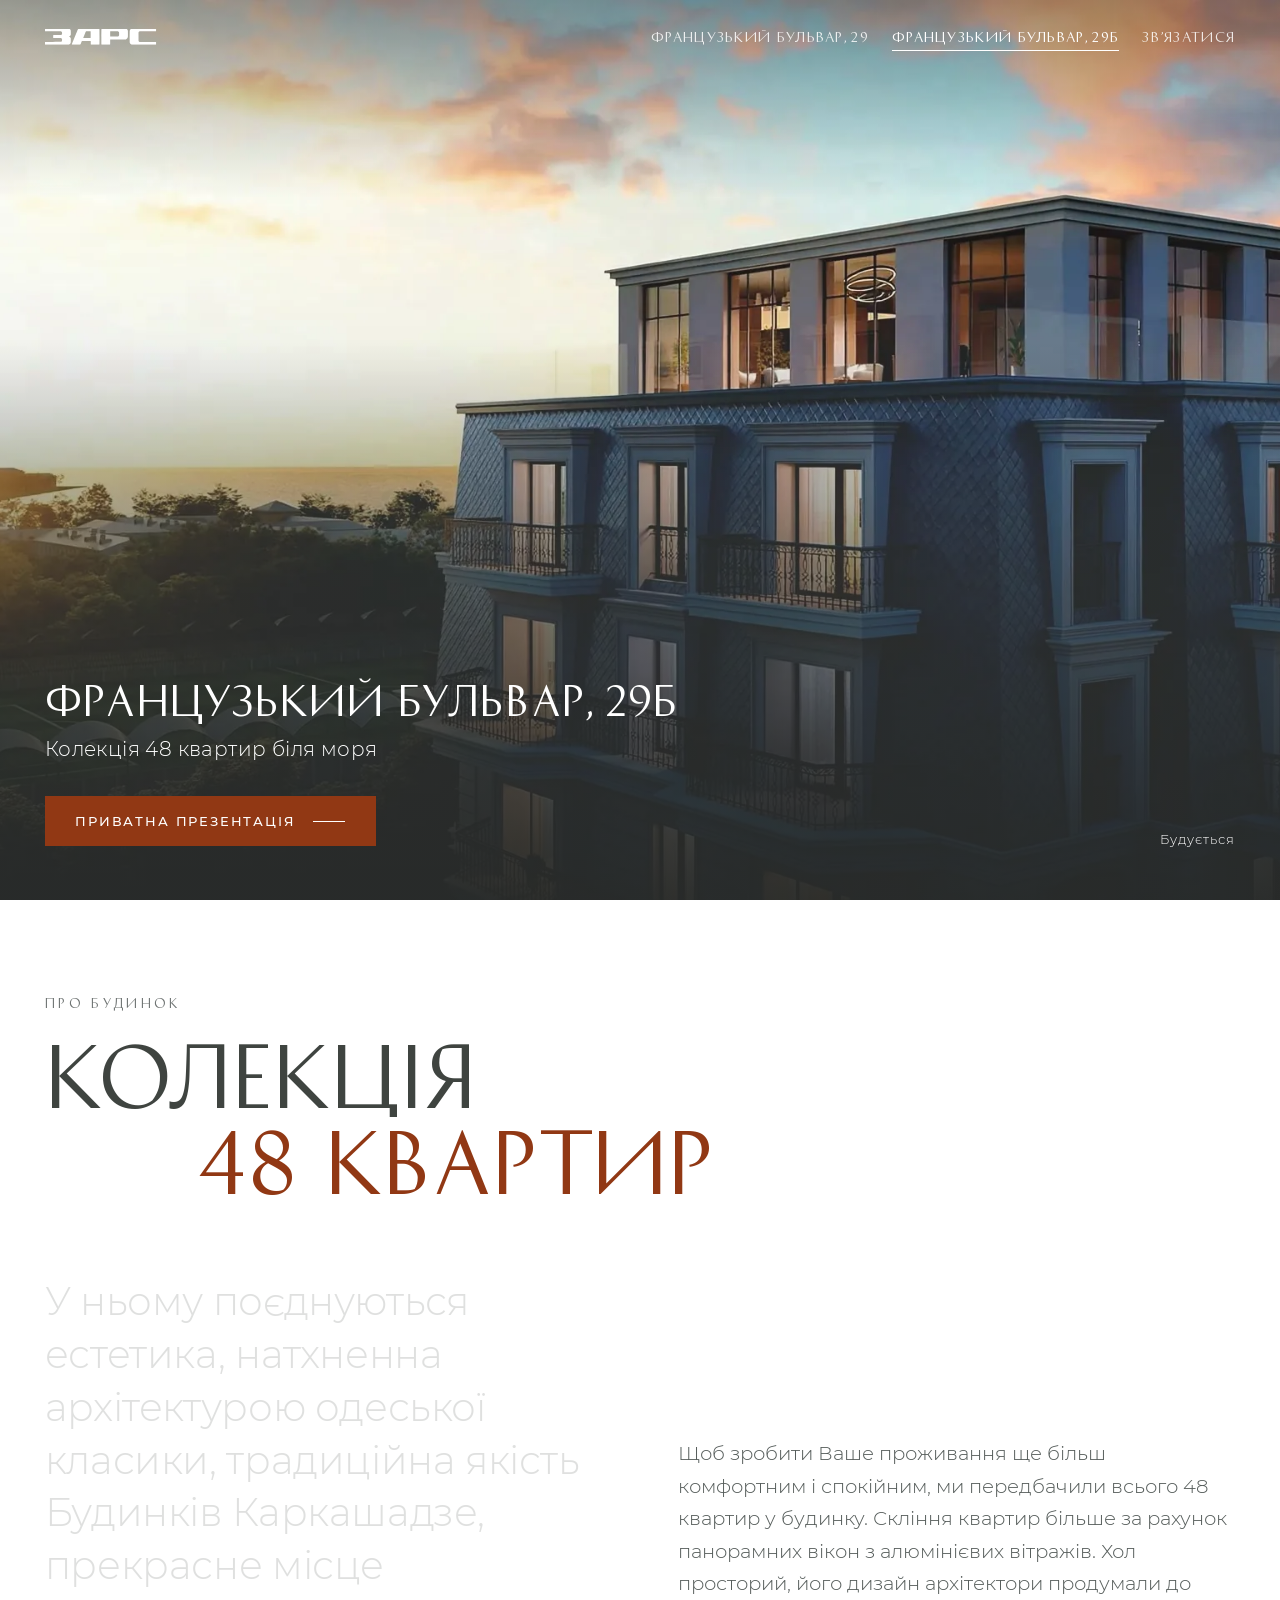
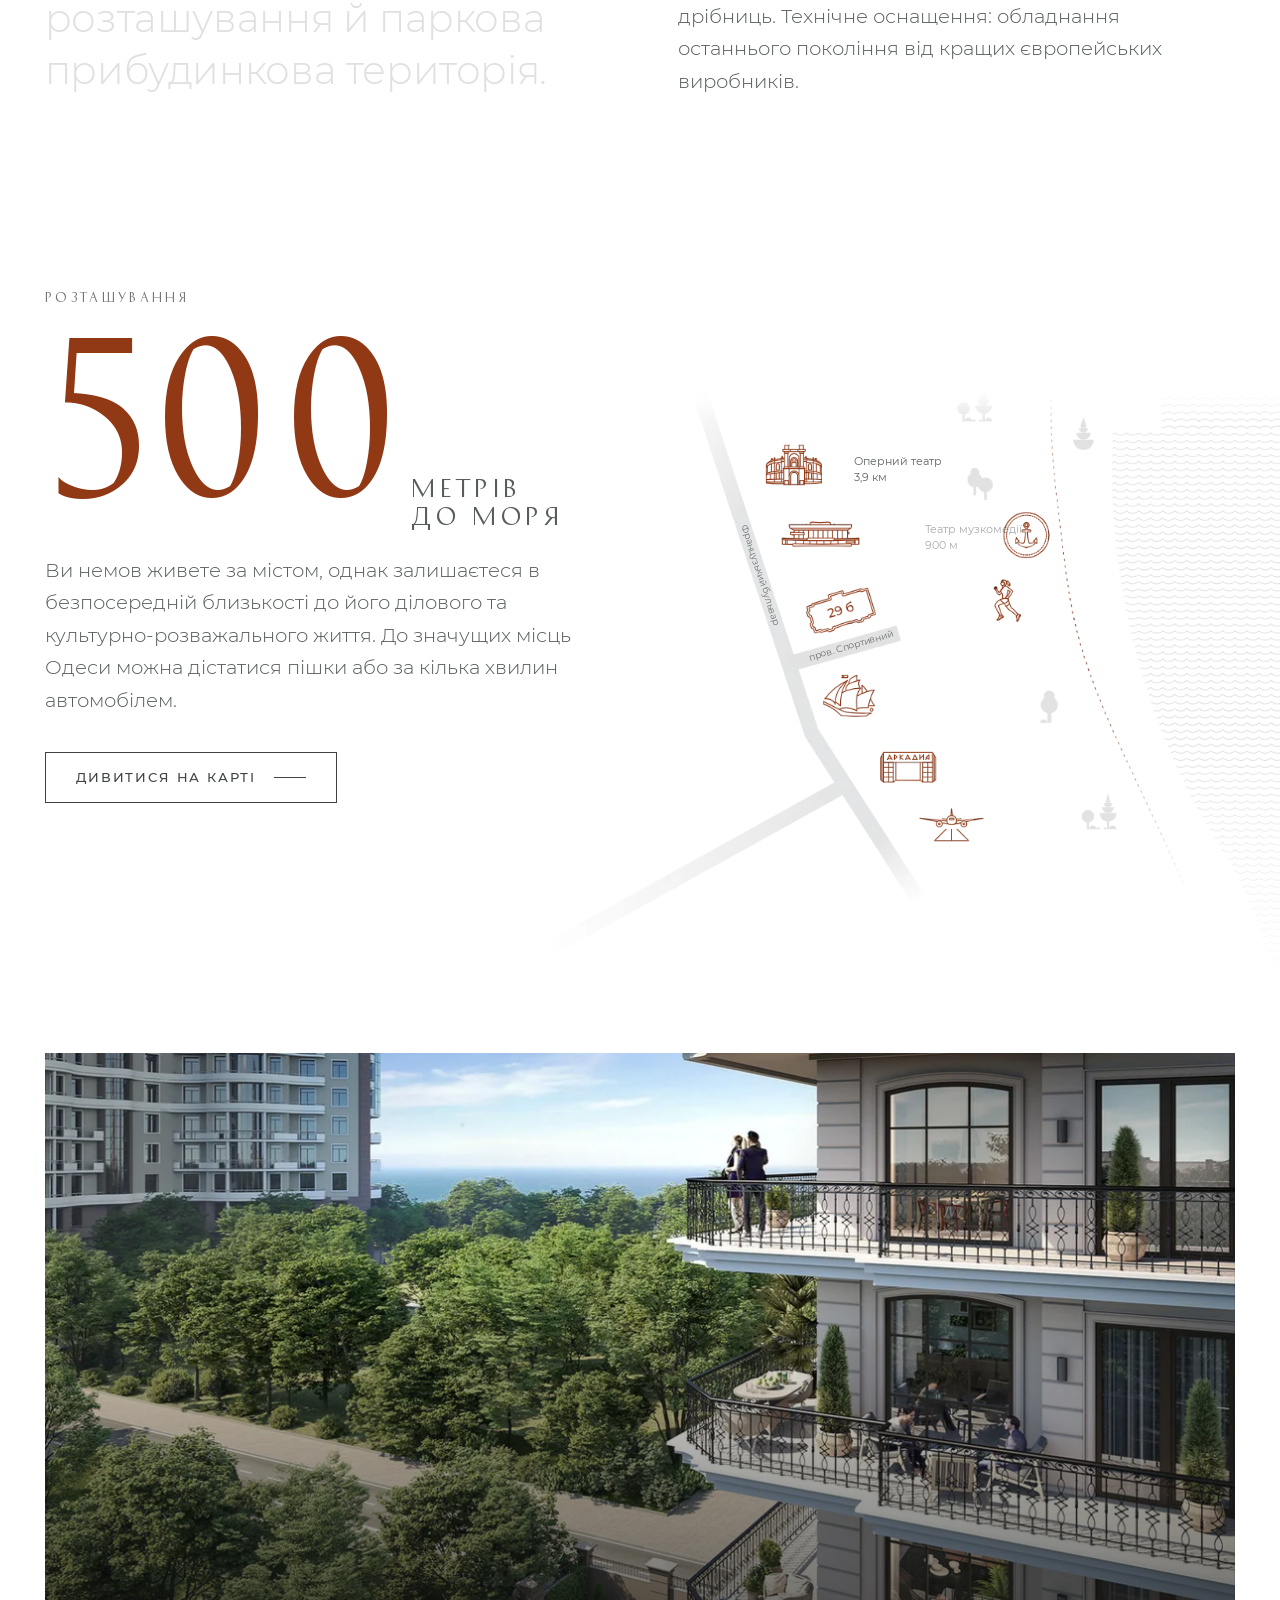
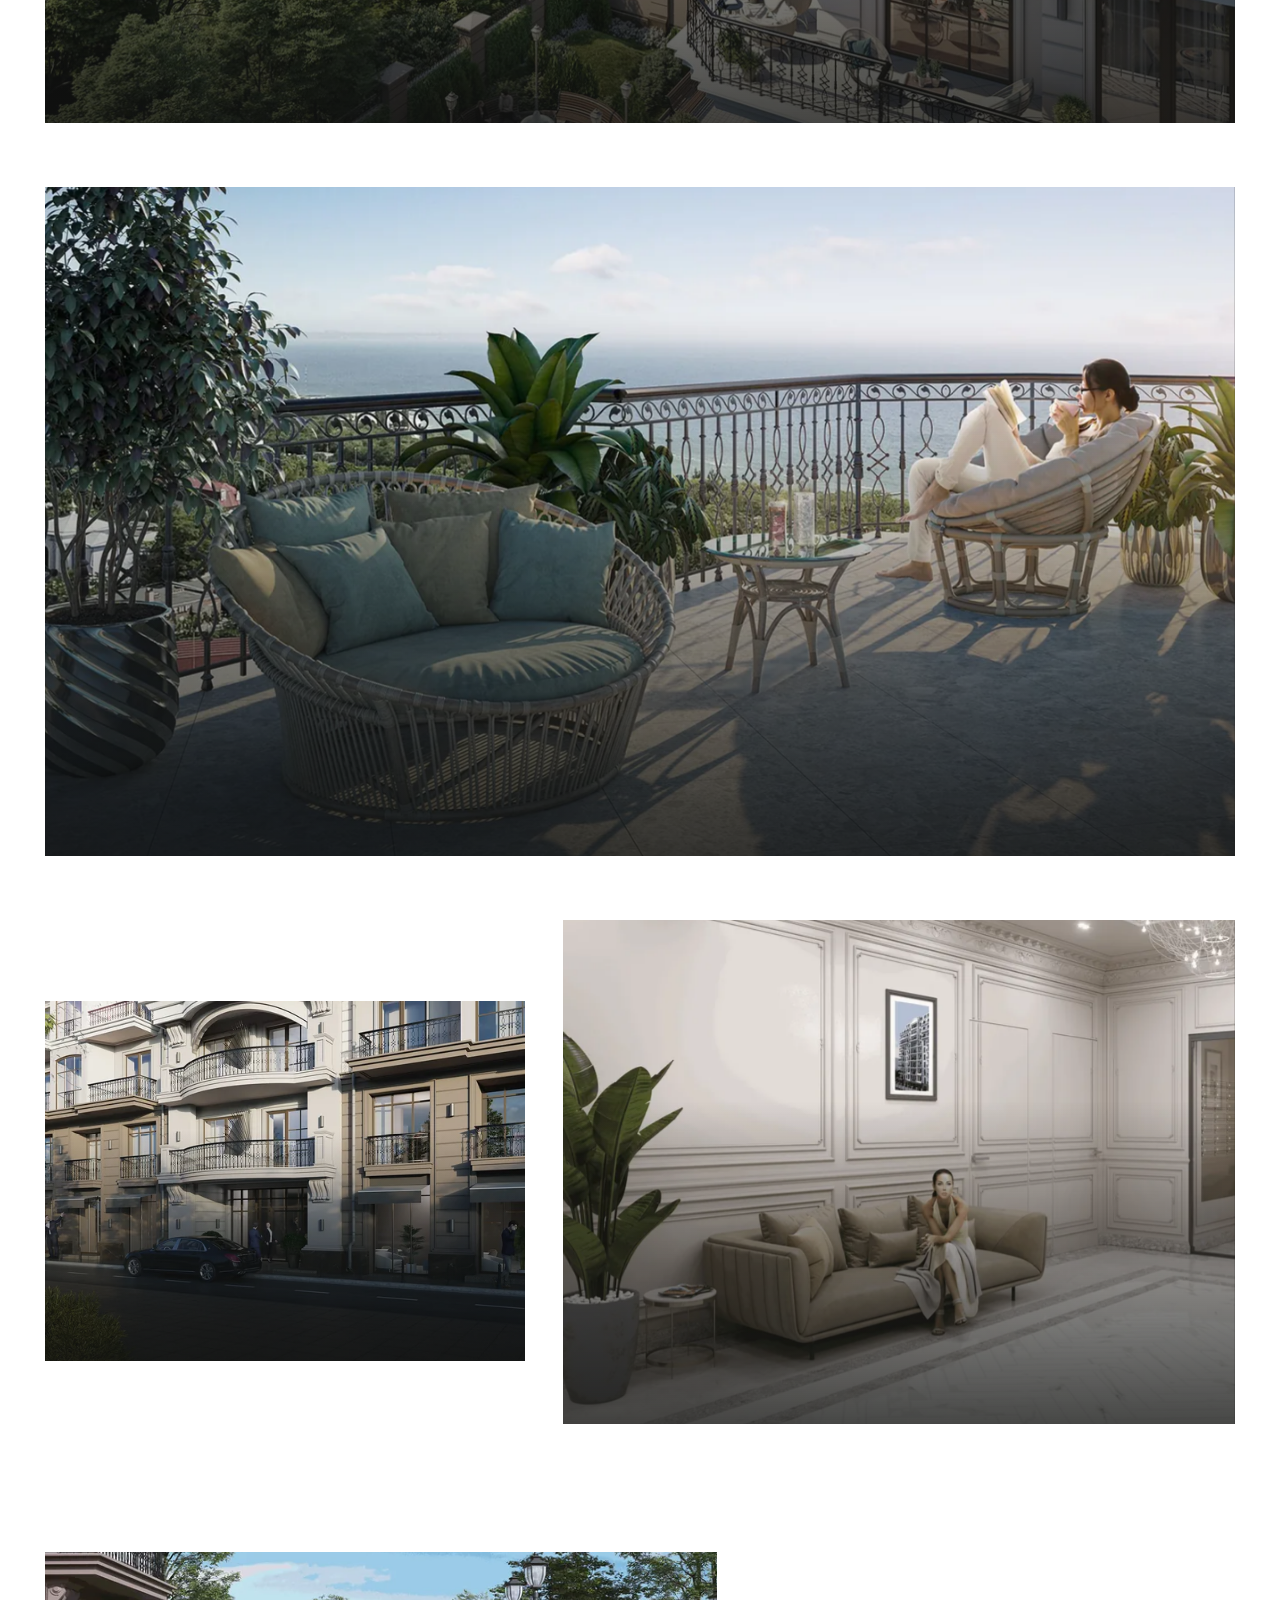
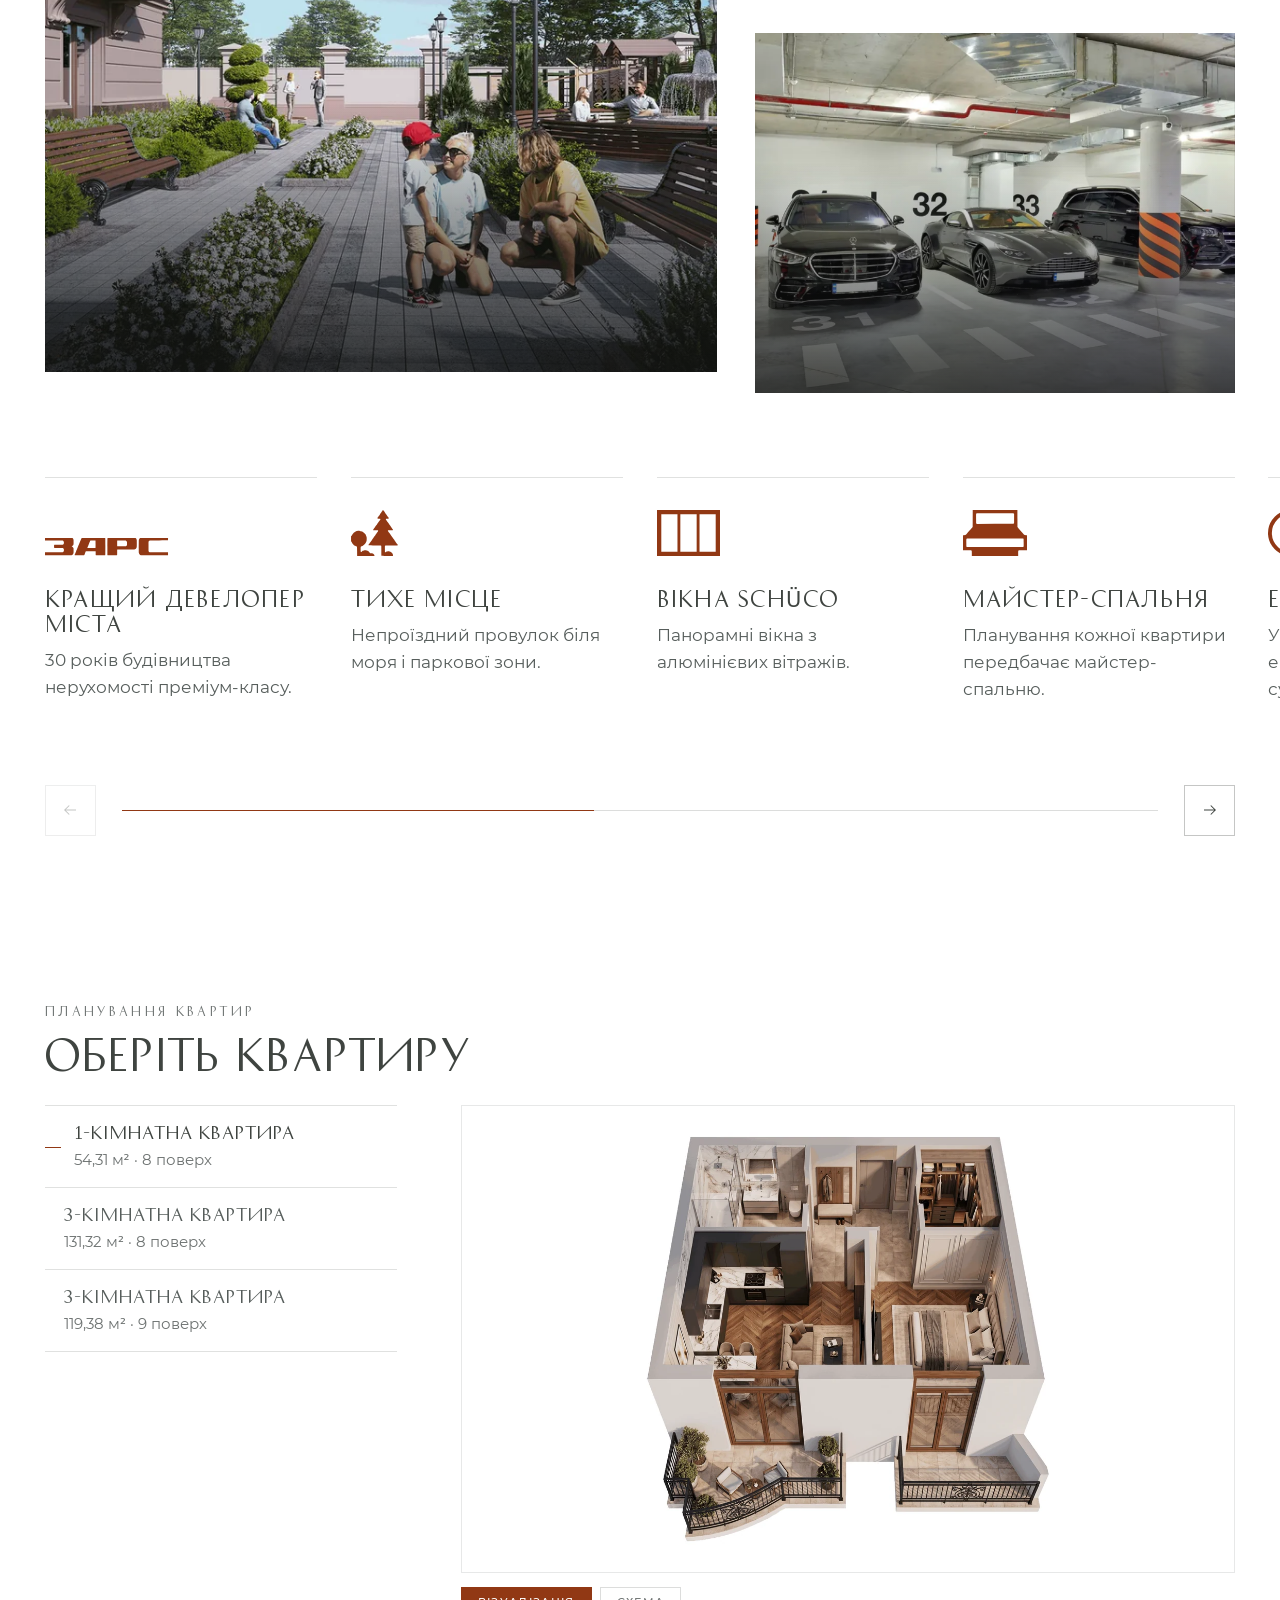
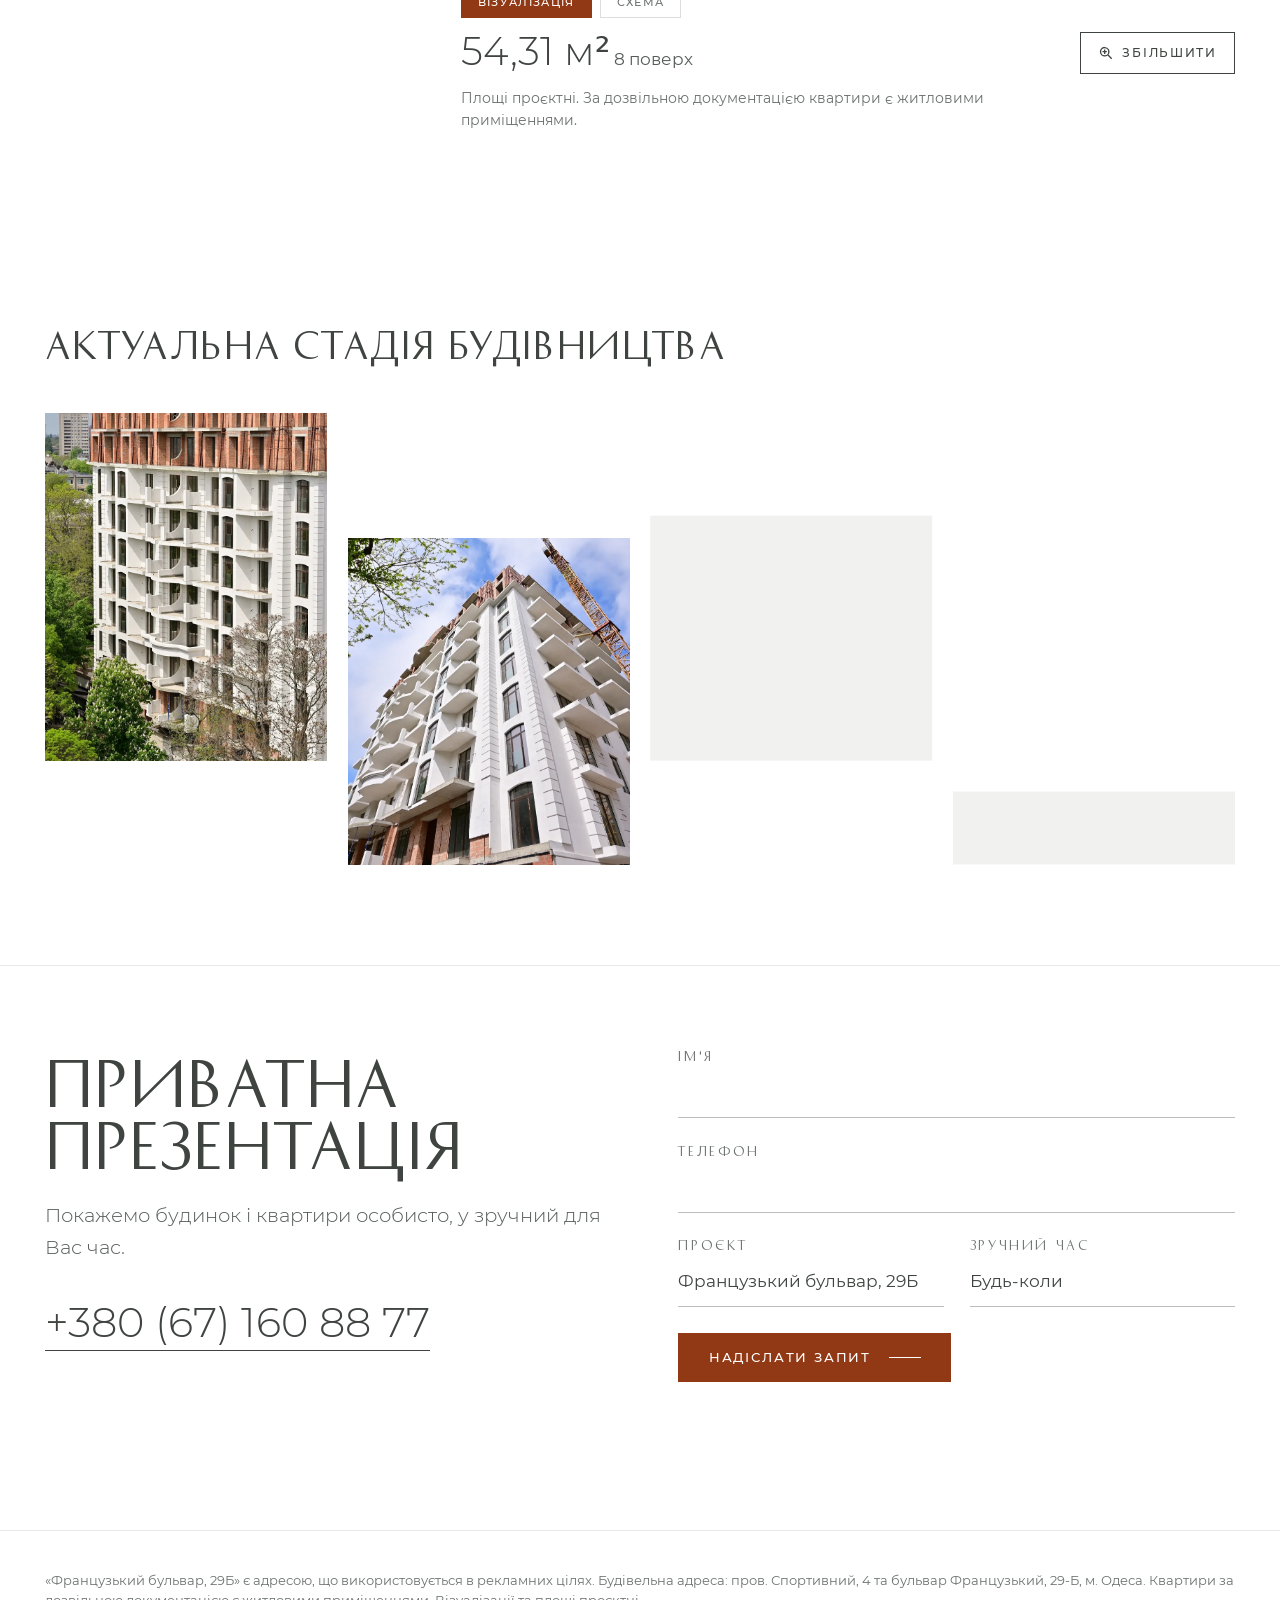
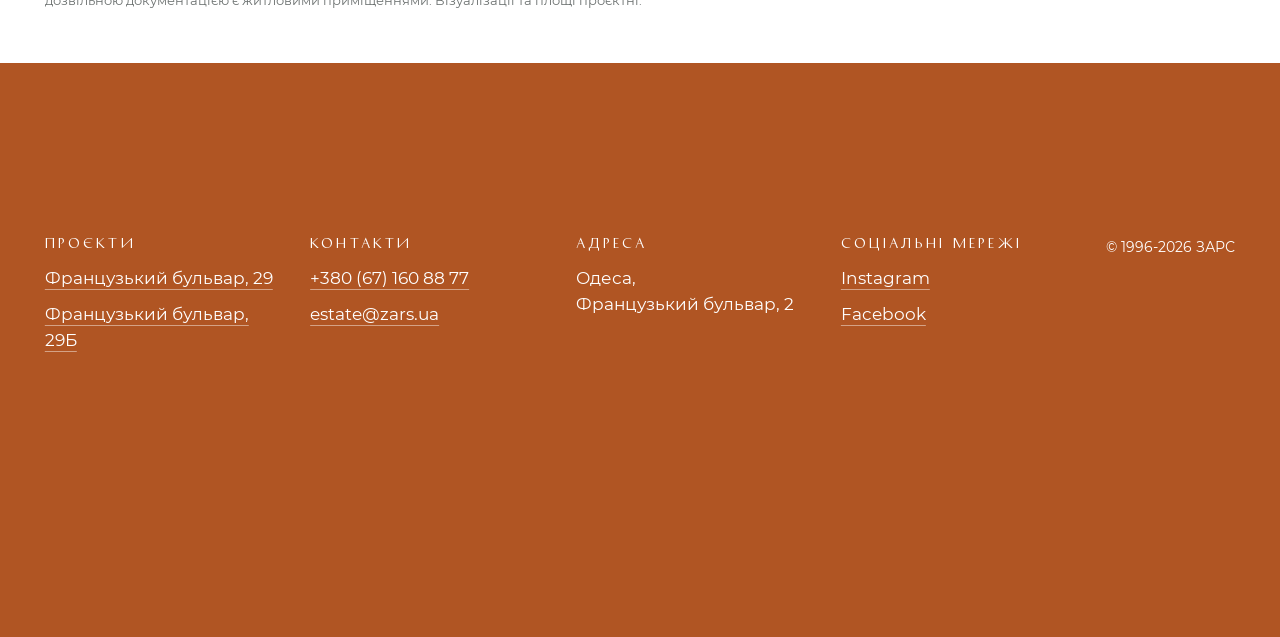
<file: mock/fb29b.html>
<!doctype html>
<html lang="uk" data-site="fb29b">
<head>
<meta charset="utf-8">
<meta name="viewport" content="width=device-width, initial-scale=1">
<title>Французький бульвар, 29Б | Колекція 48 квартир від ЗАРС</title>
<meta name="description" content="Будинок Каркашадзе на Французькому бульварі, 29Б в Одесі: колекція 48 квартир за 500 метрів від моря, тераси в кожній квартирі.">
<meta property="og:type" content="website">
<meta property="og:title" content="Французький бульвар, 29Б | Колекція 48 квартир від ЗАРС">
<meta property="og:description" content="Будинок Каркашадзе на Французькому бульварі, 29Б в Одесі: колекція 48 квартир за 500 метрів від моря, тераси в кожній квартирі.">
<meta property="og:image" content="https://zars-ua.github.io/ZARS-landing/assets/video/fb29b-intro-poster.webp">
<meta property="og:locale" content="uk_UA">
<script>document.documentElement.classList.add('js')</script>
<link rel="icon" href="../assets/logo/favicon-zars.svg" type="image/svg+xml">
<link rel="stylesheet" href="mock.css">
</head>
<body class="h-29b">
<header class="bar">
  <a class="bar__logo" href="index.html" aria-label="ЗАРС, на головну"><svg viewBox="32.0 32.0 5120.0 756.0" aria-hidden="true"><use href="#zars"/></svg></a>
  <nav class="bar__nav" aria-label="Основна навігація"><a href="fb29.html">Французький бульвар, 29</a><a href="fb29b.html" aria-current="page">Французький бульвар, 29Б</a><a href="#presentation">Зв’язатися</a></nav>
  <button class="bar__menu" type="button">Меню</button>
</header>

<section class="hero" data-stick-after>
  <div class="hero__media">
    <video autoplay muted loop playsinline preload="auto" poster="../assets/video/fb29b-intro-poster.webp">
      <source src="../assets/video/fb29b-intro-960.mp4" type="video/mp4" media="(max-width: 800px)">
      <source src="../assets/video/fb29b-intro.mp4" type="video/mp4">
    </video>
  </div>
  <div class="hero__body">
    <div>
      <h1>Французький бульвар, 29Б</h1>
      <p class="h-29b__sub">Колекція 48 квартир біля моря</p>
      <a class="act" href="#presentation">Приватна презентація</a>
    </div>
    <p class="h-29b__status"><span>Будується</span></p>
  </div>
</section>
<section class="air" aria-labelledby="s29b-about">
  <span class="label" id="s29b-about">Про будинок</span>
  <p class="statement" data-reveal-lines>
    <span class="line"><span>Колекція</span></span>
    <span class="line"><span>48 квартир</span></span>
  </p>
  <div class="two" style="margin-top:clamp(3rem,8vh,6rem)">
    <p class="words" data-reveal-words style="margin:0;text-align:left">У ньому поєднуються естетика, натхненна архітектурою одеської класики, традиційна якість Будинків Каркашадзе, прекрасне місце розташування й паркова прибудинкова територія.</p>
    <p class="lead">Щоб зробити Ваше проживання ще більш комфортним і спокійним, ми передбачили всього 48 квартир у будинку. Скління квартир більше за рахунок панорамних вікон з алюмінієвих вітражів. Хол просторий, його дизайн архітектори продумали до дрібниць. Технічне оснащення: обладнання останнього покоління від кращих європейських виробників.</p>
  </div>
</section>

<section class="air loc" aria-labelledby="s29b-loc">
  <div class="loc__text">
    <h2 class="label" id="s29b-loc">Розташування</h2>
    <p class="big-dist"><b>500</b><span>метрів<br>до моря</span></p>
    <p class="lead">Ви немов живете за містом, однак залишаєтеся в безпосередній близькості до його ділового та культурно-розважального життя. До значущих місць Одеси можна дістатися пішки або за кілька хвилин автомобілем.</p>
    <a class="act act--quiet loc__map" href="https://www.google.com/maps/search/?api=1&amp;query=46.4610972%2C30.7569145" target="_blank" rel="noopener">Дивитися на карті</a>
  </div>
  <div class="loc__schema" data-loc aria-label="Схема: відстані від будинку до значущих місць Одеси" role="img">
    <div class="loc__item loc__bg"><img src="../assets/map/fr29b-map-2000.webp" srcset="../assets/map/fr29b-map-1200.webp 1200w, ../assets/map/fr29b-map-2000.webp 2000w, ../assets/map/fr29b-map-3000.webp 3000w" sizes="(max-width: 576px) 250vw, (max-width: 992px) 152vw, 75vw" alt="" width="1556" height="1636" loading="lazy" decoding="async"></div>
    <div class="loc__item loc__street1"><span class="loc__street">Французький бульвар</span></div><div class="loc__item loc__street2"><span class="loc__street">пров. Спортивний</span></div><div class="loc__item loc__opera"><span class="loc__label">Оперний театр <br>3,9 км</span></div><div class="loc__item loc__muz"><span class="loc__label">Театр музкомедії <br>900 м</span></div><div class="loc__item loc__b29"><span class="loc__label">Французький <br>бульвар, 29Б</span></div><div class="loc__item loc__club"><span class="loc__label">Яхт-клуб <br>450 м</span></div><div class="loc__item loc__health"><span class="loc__label">Траса здоров’я <br>350 м</span></div><div class="loc__item loc__kino"><span class="loc__label">Одеська кіностудія <br>350 м</span></div><div class="loc__item loc__arcadia"><span class="loc__label">Аркадія <br>4,4 км</span></div><div class="loc__item loc__airport"><span class="loc__label">Аеропорт <br>9,4 км</span></div>
  </div>
</section>
<section class="pans" aria-label="Вид"><figure class="pan pan--top"><img src="../assets/wix/fb29b/view-sea-1440.webp" srcset="../assets/wix/fb29b/view-sea-960.webp 960w, ../assets/wix/fb29b/view-sea-1440.webp 1440w" sizes="(max-width: 900px) 200vw, min(125vw, 1520px)" data-full="../assets/wix/fb29b/view-sea-1440.webp" alt="Захоплюючі краєвиди  на море та місто" loading="lazy" decoding="async">
    <figcaption class="pan__cap"><h3 class="pan__title">Захоплюючі краєвиди <br>на море та місто</h3></figcaption></figure></section>

<section class="pans pans--adv" aria-label="Переваги">
  <figure class="pan"><img src="../assets/wix/fb29b/terrace-1600.webp" srcset="../assets/wix/fb29b/terrace-960.webp 960w, ../assets/wix/fb29b/terrace-1600.webp 1600w, ../assets/wix/fb29b/terrace-1920.webp 1920w" sizes="(max-width: 900px) 200vw, min(125vw, 1520px)" data-full="../assets/wix/fb29b/terrace-1920.webp" alt="Тераси або балкони" loading="lazy" decoding="async">
    <figcaption class="pan__cap"><h3 class="pan__title">Тераси або балкони</h3><p class="pan__text">В кожній квартирі. Ми будуємо дім в одному з найзеленіших і мальовничих районів міста, щоб Ви завжди могли насолоджуватися краєвидами і свіжим повітрям.</p></figcaption></figure>
  <div class="pans pans--split pans--split-rev" style="padding-inline:0">
    <figure class="pan"><img src="../assets/wix/fb29b/privacy-facade-1600.webp" srcset="../assets/wix/fb29b/privacy-facade-960.webp 960w, ../assets/wix/fb29b/privacy-facade-1600.webp 1600w, ../assets/wix/fb29b/privacy-facade-1920.webp 1920w" sizes="(max-width: 900px) 200vw, 52vw" data-full="../assets/wix/fb29b/privacy-facade-1920.webp" alt="Приватність" loading="lazy" decoding="async">
    <figcaption class="pan__cap"><h3 class="pan__title">Приватність</h3><p class="pan__text">Всього 48 квартир у будинку.</p></figcaption></figure>
    <figure class="pan"><img src="../assets/wix/fb29b/lobby-hall-1600.webp" srcset="../assets/wix/fb29b/lobby-hall-960.webp 960w, ../assets/wix/fb29b/lobby-hall-1600.webp 1600w, ../assets/wix/fb29b/lobby-hall-1920.webp 1920w, ../assets/wix/fb29b/lobby-hall-2000.webp 2000w" sizes="(max-width: 900px) 200vw, 72vw" data-full="../assets/wix/fb29b/lobby-hall-2000.webp" alt="Стиль і розкіш" loading="lazy" decoding="async">
    <figcaption class="pan__cap"><h3 class="pan__title">Стиль і розкіш</h3><p class="pan__text">Інтер’єр холу й місць загального користування оздоблені преміальними матеріалами — мармур, ліпнина, натуральне дерево.</p></figcaption></figure>
  </div>
  <div class="pans pans--split" style="padding-inline:0">
    <figure class="pan"><img src="../assets/wix/fb29b/yard-family-1600.webp" srcset="../assets/wix/fb29b/yard-family-960.webp 960w, ../assets/wix/fb29b/yard-family-1600.webp 1600w, ../assets/wix/fb29b/yard-family-1920.webp 1920w" sizes="(max-width: 900px) 200vw, 72vw" data-full="../assets/wix/fb29b/yard-family-1920.webp" alt="Прибудинкова територія" loading="lazy" decoding="async">
    <figcaption class="pan__cap"><h3 class="pan__title">Прибудинкова територія</h3><p class="pan__text">Зручні лавки, яскраві клумби, ексклюзивний фонтан і стильні ліхтарі формують унікальний ландшафт благоустрою в стилі класицизму з сучасними елементами.</p></figcaption></figure>
    <figure class="pan"><img src="../assets/wix/fb29b/parking-1496.webp" srcset="../assets/wix/fb29b/parking-960.webp 960w, ../assets/wix/fb29b/parking-1496.webp 1496w" sizes="(max-width: 900px) 200vw, 52vw" data-full="../assets/wix/fb29b/parking-1496.webp" alt="Підземний паркінг" loading="lazy" decoding="async">
    <figcaption class="pan__cap"><h3 class="pan__title">Підземний паркінг</h3><p class="pan__text">Високі стелі та просторі паркомісця.</p></figcaption></figure>
  </div>
</section>
<section class="perks" data-perks aria-roledescription="карусель" aria-label="Переваги будинку">
  <ul class="perks__track" tabindex="0"><li class="perk"><span class="perk__icon perk__icon--logo"><svg viewBox="32.0 32.0 5120.0 756.0" aria-hidden="true"><use href="#zars"/></svg></span><h3 class="perk__title">Кращий девелопер міста</h3><p class="perk__text">30 років будівництва нерухомості преміум-класу.</p></li><li class="perk"><img class="perk__icon" src="../assets/icons/fb29b/quiet-place.svg" alt="" loading="lazy"><h3 class="perk__title">Тихе місце</h3><p class="perk__text">Непроїздний провулок біля моря і паркової зони.</p></li><li class="perk"><img class="perk__icon" src="../assets/icons/fb29b/panoramic.svg" alt="" loading="lazy"><h3 class="perk__title">Вікна Schüco</h3><p class="perk__text">Панорамні вікна з алюмінієвих вітражів.</p></li><li class="perk"><img class="perk__icon" src="../assets/icons/fb29b/master-bedroom.svg" alt="" loading="lazy"><h3 class="perk__title">Майстер-спальня</h3><p class="perk__text">Планування кожної квартири передбачає майстер-спальню.</p></li><li class="perk"><img class="perk__icon" src="../assets/icons/fb29b/energy.svg" alt="" loading="lazy"><h3 class="perk__title">Енергоефективність</h3><p class="perk__text">Утеплення стін, енергозберігаючі вікна, сучасна котельня.</p></li><li class="perk"><img class="perk__icon" src="../assets/icons/fb29b/lifts.svg" alt="" loading="lazy"><h3 class="perk__title">Ліфти</h3><p class="perk__text">Ексклюзивні, просторі, швидкісні, безшумні, останнього покоління.</p></li><li class="perk"><img class="perk__icon" src="../assets/icons/fb29b/autonomy.svg" alt="" loading="lazy"><h3 class="perk__title">Автономність</h3><p class="perk__text">Автономне водопостачання, дизель-генератор.</p></li><li class="perk"><img class="perk__icon" src="../assets/icons/fb29b/security.svg" alt="" loading="lazy"><h3 class="perk__title">Безпека</h3><p class="perk__text">Територія, що цілодобово охороняється. Відеоспостереження, система контролю доступу.</p></li><li class="perk"><img class="perk__icon" src="../assets/icons/fb29b/windows.svg" alt="" loading="lazy"><h3 class="perk__title">Вікна</h3><p class="perk__text">Енергозберігаючі — з алюмінію і натурального дерева (Євробрус).</p></li></ul>
  <div class="perks__nav"><button type="button" data-prev aria-label="Попередні переваги"><svg viewBox="0 0 24 24" aria-hidden="true"><path d="M4 12h15m-6-6 6 6-6 6" fill="none" stroke="currentColor" stroke-width="1.4"/></svg></button><span class="perks__bar"><i></i></span><button type="button" data-next aria-label="Наступні переваги"><svg viewBox="0 0 24 24" aria-hidden="true"><path d="M4 12h15m-6-6 6 6-6 6" fill="none" stroke="currentColor" stroke-width="1.4"/></svg></button></div>
</section>

<section class="air" id="plans" aria-labelledby="s29b-plans">
  <span class="label">Планування квартир</span>
  <h2 class="title-lg" id="s29b-plans" style="margin-bottom:clamp(2.5rem,6vh,4rem)">Оберіть квартиру</h2>
  <div class="plans" data-plans>
    <ul class="plans__list" role="tablist" aria-label="Планування"><li><button class="plans__tab" type="button" role="tab" aria-selected="true" data-area="54,31 м²" data-info="8 поверх" data-desc=""><b>1-кімнатна квартира</b><span>54,31 м² · 8 поверх</span></button></li><li><button class="plans__tab" type="button" role="tab" aria-selected="false" data-area="131,32 м²" data-info="8 поверх" data-desc=""><b>3-кімнатна квартира</b><span>131,32 м² · 8 поверх</span></button></li><li><button class="plans__tab" type="button" role="tab" aria-selected="false" data-area="119,38 м²" data-info="9 поверх" data-desc=""><b>3-кімнатна квартира</b><span>119,38 м² · 9 поверх</span></button></li></ul>
    <div>
      <figure class="plans__stage"><div class="plans__group"><img src="../assets/wix/fb29b/plan-1k-54-vis-1200.webp" srcset="../assets/wix/fb29b/plan-1k-54-vis-800.webp 800w, ../assets/wix/fb29b/plan-1k-54-vis-1200.webp 1200w, ../assets/wix/fb29b/plan-1k-54-vis-1905.webp 1905w" sizes="(max-width: 900px) 100vw, 60vw" data-full="../assets/wix/fb29b/plan-1k-54-vis-1905.webp" alt="Візуалізація: 1-кімнатна квартира, 54,31 м²" loading="eager" decoding="async"><img src="../assets/wix/fb29b/plan-1k-54-691.webp" srcset="../assets/wix/fb29b/plan-1k-54-691.webp 691w" sizes="(max-width: 900px) 100vw, 60vw" data-full="../assets/wix/fb29b/plan-1k-54-691.webp" alt="Схема: 1-кімнатна квартира, 54,31 м²" loading="lazy" decoding="async"></div><div class="plans__group"><img src="../assets/wix/fb29b/plan-3k-131-vis-1200.webp" srcset="../assets/wix/fb29b/plan-3k-131-vis-800.webp 800w, ../assets/wix/fb29b/plan-3k-131-vis-1200.webp 1200w, ../assets/wix/fb29b/plan-3k-131-vis-1910.webp 1910w" sizes="(max-width: 900px) 100vw, 60vw" data-full="../assets/wix/fb29b/plan-3k-131-vis-1910.webp" alt="Візуалізація: 3-кімнатна квартира, 131,32 м²" loading="lazy" decoding="async"><img src="../assets/wix/fb29b/plan-3k-131-1077.webp" srcset="../assets/wix/fb29b/plan-3k-131-1077.webp 1077w" sizes="(max-width: 900px) 100vw, 60vw" data-full="../assets/wix/fb29b/plan-3k-131-1077.webp" alt="Схема: 3-кімнатна квартира, 131,32 м²" loading="lazy" decoding="async"></div><div class="plans__group"><img src="../assets/wix/fb29b/plan-3k-119-vis-1200.webp" srcset="../assets/wix/fb29b/plan-3k-119-vis-800.webp 800w, ../assets/wix/fb29b/plan-3k-119-vis-1200.webp 1200w, ../assets/wix/fb29b/plan-3k-119-vis-1939.webp 1939w" sizes="(max-width: 900px) 100vw, 60vw" data-full="../assets/wix/fb29b/plan-3k-119-vis-1939.webp" alt="Візуалізація: 3-кімнатна квартира, 119,38 м²" loading="lazy" decoding="async"><img src="../assets/wix/fb29b/plan-3k-119-1321.webp" srcset="../assets/wix/fb29b/plan-3k-119-1200.webp 1200w, ../assets/wix/fb29b/plan-3k-119-1321.webp 1321w" sizes="(max-width: 900px) 100vw, 60vw" data-full="../assets/wix/fb29b/plan-3k-119-1321.webp" alt="Схема: 3-кімнатна квартира, 119,38 м²" loading="lazy" decoding="async"></div></figure>
      <div class="plans__views" role="group" aria-label="Вигляд планування"><button class="plans__view" type="button" aria-pressed="true">Візуалізація</button><button class="plans__view" type="button" aria-pressed="false">Схема</button></div>
      <div class="plans__meta"><div><span class="plans__area">54,31 м²</span> <span class="plans__info">8 поверх</span></div>
        <button class="zoom" type="button"><svg viewBox="0 0 16 16" aria-hidden="true"><path d="M6.5 1a5.5 5.5 0 0 1 4.38 8.82l4.15 4.15-1.06 1.06-4.15-4.15A5.5 5.5 0 1 1 6.5 1Zm0 1.5a4 4 0 1 0 0 8 4 4 0 0 0 0-8ZM5.75 4h1.5v1.75H9v1.5H7.25V9h-1.5V7.25H4v-1.5h1.75Z" fill="currentColor"/></svg>Збільшити</button></div>
      <p class="plans__desc" hidden></p>
      <p class="note">Площі проєктні. За дозвільною документацією квартири є житловими приміщеннями.</p>
    </div></div>
</section>

<section class="air stage" aria-labelledby="s29b-build">
  <div class="stage__head">
    <h2 class="stage__title" id="s29b-build">Актуальна стадія будівництва</h2>
  </div>
  <div class="stage__grid" data-gallery data-stage><figure class="stage__frame"><img src="../assets/wix/fb29b/build-1-1600.webp" srcset="../assets/wix/fb29b/build-1-960.webp 960w, ../assets/wix/fb29b/build-1-1600.webp 1600w, ../assets/wix/fb29b/build-1-2400.webp 2400w" sizes="(max-width: 900px) 50vw, 26vw" data-full="../assets/wix/fb29b/build-1-2400.webp" alt="Фасад будинку на стадії будівництва" loading="lazy" decoding="async"></figure><figure class="stage__frame"><img src="../assets/wix/fb29b/build-2-1600.webp" srcset="../assets/wix/fb29b/build-2-960.webp 960w, ../assets/wix/fb29b/build-2-1600.webp 1600w, ../assets/wix/fb29b/build-2-2400.webp 2400w" sizes="(max-width: 900px) 50vw, 26vw" data-full="../assets/wix/fb29b/build-2-2400.webp" alt="Будинок і будівельний кран" loading="lazy" decoding="async"></figure><figure class="stage__frame"><img src="../assets/wix/fb29b/build-3-1600.webp" srcset="../assets/wix/fb29b/build-3-960.webp 960w, ../assets/wix/fb29b/build-3-1600.webp 1600w, ../assets/wix/fb29b/build-3-2398.webp 2398w" sizes="(max-width: 900px) 50vw, 26vw" data-full="../assets/wix/fb29b/build-3-2398.webp" alt="Балкони фасаду" loading="lazy" decoding="async"></figure><figure class="stage__frame"><img src="../assets/wix/fb29b/build-4-1600.webp" srcset="../assets/wix/fb29b/build-4-960.webp 960w, ../assets/wix/fb29b/build-4-1600.webp 1600w, ../assets/wix/fb29b/build-4-2398.webp 2398w" sizes="(max-width: 900px) 50vw, 26vw" data-full="../assets/wix/fb29b/build-4-2398.webp" alt="Тераса на стадії будівництва" loading="lazy" decoding="async"></figure></div>
</section>

<section class="enquiry" id="presentation" aria-labelledby="enq-title">
  <div>
    <h2 class="title-lg" id="enq-title">Приватна презентація</h2>
    <p class="lead">Покажемо будинок і квартири особисто, у зручний для Вас час.</p>
    <a class="enquiry__phone" href="tel:+380671608877">+380 (67) 160 88 77</a>
  </div>
  <form class="form" data-enquiry novalidate>
    <label class="field"><span>Ім'я</span><input name="name" autocomplete="name" required></label>
    <label class="field"><span>Телефон</span><input name="phone" type="tel" autocomplete="tel" inputmode="tel" required></label>
    <div class="form__row">
      <label class="field"><span>Проєкт</span><select name="project"><option>Французький бульвар, 29</option><option selected>Французький бульвар, 29Б</option></select></label>
      <label class="field"><span>Зручний час</span><select name="time"><option>Будь-коли</option><option>Зранку</option><option>Вдень</option><option>Увечері</option></select></label>
    </div>
    <button class="act" type="submit">Надіслати запит</button>
    <p class="form__msg" role="status" aria-live="polite"></p>
  </form>
</section>
<p class="legal">«Французький бульвар, 29Б» є адресою, що використовується в рекламних цілях. Будівельна адреса: пров. Спортивний, 4 та бульвар Французький, 29-Б, м. Одеса. Квартири за дозвільною документацією є житловими приміщеннями. Візуалізації та площі проєктні.</p>
<footer class="d-foot" id="contacts">
  <div class="d-foot__grid">
    <div><h2>Проєкти</h2><ul><li><a href="fb29.html">Французький бульвар, 29</a></li><li><a href="fb29b.html">Французький бульвар, 29Б</a></li></ul></div>
    <div><h2>Контакти</h2><ul><li><a href="tel:+380671608877">+380 (67) 160 88 77</a></li><li><a href="mailto:estate@zars.ua">estate@zars.ua</a></li></ul></div>
    <div><h2>Адреса</h2><ul><li>Одеса,<br>Французький бульвар, 2</li></ul></div>
    <div><h2>Соціальні мережі</h2><ul><li><a href="https://www.instagram.com/zars.ua/" target="_blank" rel="noopener">Instagram</a></li><li><a href="https://www.facebook.com/www.zars.ua/" target="_blank" rel="noopener">Facebook</a></li></ul></div>
    <p class="d-foot__copy">© 1996-2026 ЗАРС</p>
  </div>
  <div class="d-foot__mark" aria-hidden="true"><svg viewBox="32.0 32.0 5120.0 756.0" aria-hidden="true"><use href="#zars"/></svg></div>
</footer>
<svg width="0" height="0" style="position:absolute" aria-hidden="true"><symbol id="zars" viewBox="32.0 32.0 5120.0 756.0"><path fill="currentColor" fill-rule="evenodd" d="M45.2 785.9C32.5 779.6 32.0 777.2 32.0 722.4C32.0 667.4 32.5 665.1 45.4 657.7C47.0 656.8 129.4 656.4 415.0 656.0C782.5 655.5 782.5 655.5 791.5 652.7C820.9 643.5 833.4 628.6 841.9 592.4C844.8 579.8 844.9 552.1 842.1 540.9C841.1 536.8 839.9 531.9 839.6 530.0C836.4 511.5 813.5 485.4 796.9 481.2C794.5 480.6 789.4 479.3 785.5 478.3C778.9 476.6 768.7 476.5 618.0 476.0C506.4 475.6 456.6 475.1 454.4 474.3C446.2 471.4 441.6 467.4 438.2 460.1C436.7 456.9 436.5 451.8 436.5 410.0C436.5 358.8 436.4 359.7 445.7 350.8C452.8 344.0 438.6 344.6 622.0 344.0C775.2 343.5 787.8 343.4 791.8 341.8C818.5 331.1 839.7 308.3 840.0 290.0C840.0 288.1 840.9 283.2 842.0 279.1C846.2 263.3 844.7 236.2 838.5 214.5C833.4 196.7 811.3 174.6 793.5 169.5C774.5 164.1 808.0 164.5 411.0 164.0C137.1 163.6 47.0 163.2 45.5 162.3C32.2 154.7 31.8 152.6 32.2 96.5C32.6 35.1 32.6 35.1 68.5 32.9C99.1 31.0 1113.6 32.3 1120.5 34.2C1123.8 35.2 1129.7 35.9 1133.6 36.0C1156.1 36.1 1195.8 58.0 1210.8 78.5C1212.8 81.2 1216.3 85.9 1218.7 88.8C1224.0 95.4 1236.8 120.7 1240.6 132.0C1243.5 140.5 1243.5 140.5 1243.5 232.0C1243.5 335.9 1244.3 327.8 1232.3 351.2C1227.4 360.8 1223.9 366.1 1213.8 378.4C1209.7 383.4 1182.8 401.3 1177.0 402.8C1174.5 403.4 1171.1 404.2 1169.3 404.5C1158.2 406.6 1158.8 413.1 1170.4 416.5C1200.6 425.1 1229.3 454.4 1240.6 488.0C1244.8 500.2 1245.2 673.0 1241.2 686.0C1234.5 707.5 1233.2 710.2 1222.4 726.2C1206.7 749.4 1194.0 761.1 1171.0 773.6C1164.2 777.3 1148.1 783.2 1139.4 785.2C1124.2 788.7 52.2 789.4 45.2 785.9ZM1314.0 787.0C1291.5 785.2 1282.9 769.4 1292.3 747.0C1294.2 742.3 1297.7 733.8 1300.0 728.0C1302.3 722.2 1305.5 714.5 1307.1 710.8C1308.7 707.0 1311.3 701.0 1312.9 697.2C1314.5 693.5 1317.7 685.9 1319.9 680.2C1322.2 674.6 1325.8 665.4 1328.1 659.8C1330.3 654.1 1333.5 646.5 1335.1 642.8C1336.7 639.0 1339.3 633.0 1340.9 629.2C1342.5 625.5 1345.7 617.9 1347.9 612.2C1357.3 588.7 1360.4 581.1 1363.6 573.4C1365.4 568.9 1367.7 563.1 1368.6 560.4C1369.5 557.7 1371.8 552.4 1373.8 548.5C1375.7 544.6 1378.5 538.1 1380.1 534.0C1381.6 529.9 1384.0 523.6 1385.5 520.0C1392.4 502.9 1396.4 492.9 1399.2 486.5C1400.9 482.6 1403.5 476.6 1405.0 473.0C1406.6 469.4 1409.6 462.0 1411.8 456.5C1415.7 446.8 1419.3 437.8 1428.0 416.0C1430.3 410.2 1433.5 402.5 1435.1 398.8C1436.7 395.0 1439.3 389.0 1440.9 385.2C1443.6 378.9 1446.5 371.8 1456.2 347.5C1458.4 342.0 1461.5 334.5 1463.1 330.7C1464.7 327.0 1467.3 321.0 1468.9 317.2C1470.5 313.5 1473.6 306.0 1475.8 300.5C1485.5 276.2 1488.4 269.1 1491.1 262.7C1492.7 259.0 1495.3 253.0 1496.9 249.2C1498.5 245.5 1501.7 237.9 1503.9 232.2C1506.2 226.6 1509.8 217.6 1511.9 212.2C1522.0 186.9 1524.4 181.0 1527.1 174.8C1528.7 171.0 1531.3 165.0 1532.9 161.2C1534.5 157.5 1537.7 149.8 1540.0 144.0C1542.3 138.2 1545.7 129.8 1547.6 125.4C1549.4 120.9 1551.7 115.1 1552.6 112.4C1565.8 73.0 1602.7 39.0 1635.5 36.0C1640.5 35.6 1647.0 34.6 1650.0 33.9C1659.8 31.4 2484.3 31.9 2497.0 34.3C2502.2 35.3 2508.8 36.6 2511.7 37.1C2525.9 39.8 2542.2 55.3 2551.3 74.9C2555.9 84.6 2555.8 80.5 2555.8 414.5C2555.8 785.8 2556.1 772.1 2548.3 780.2C2540.8 788.1 2556.3 787.5 2357.0 787.8C2154.8 788.1 2171.6 788.7 2163.8 781.3C2155.6 773.4 2156.0 777.8 2156.0 695.5C2156.0 613.9 2156.3 617.4 2149.0 613.7C2144.4 611.4 1756.3 611.5 1752.2 613.8C1750.0 615.1 1739.6 635.5 1736.4 644.9C1735.6 647.3 1733.4 652.9 1731.6 657.4C1728.2 665.5 1723.4 677.4 1715.8 696.5C1713.6 702.0 1710.5 709.6 1708.8 713.5C1702.0 729.2 1700.0 733.9 1696.6 742.1C1694.7 746.9 1692.3 752.9 1691.4 755.6C1686.7 769.6 1675.3 785.0 1668.2 787.0C1664.0 788.1 1328.2 788.2 1314.0 787.0ZM2669.5 787.0C2653.8 786.2 2650.3 784.2 2643.0 772.4C2639.0 766.0 2639.1 92.6 2643.1 80.9C2650.0 60.6 2673.6 37.9 2689.6 36.0C2693.4 35.5 2699.0 34.6 2702.0 33.8C2710.2 31.8 3722.1 31.8 3729.5 33.8C3732.2 34.6 3738.6 35.6 3743.5 36.0C3754.8 37.0 3775.8 44.0 3784.7 49.6C3788.0 51.7 3793.4 55.1 3796.6 57.0C3820.5 71.6 3846.6 110.9 3853.6 143.0C3856.8 157.5 3856.5 420.1 3853.3 434.5C3843.1 480.1 3818.7 511.0 3776.8 531.5C3749.5 544.9 3795.5 543.3 3395.8 544.0C3050.0 544.5 3050.0 544.5 3047.3 547.3C3044.5 550.0 3044.5 550.0 3044.0 658.3C3043.6 732.0 3043.1 767.5 3042.3 769.6C3039.3 778.1 3036.1 781.7 3028.5 785.2C3023.5 787.5 2708.2 789.1 2669.5 787.0ZM4073.5 787.0C4037.6 786.0 4012.4 778.3 3992.4 762.4C3989.1 759.7 3984.8 756.4 3982.8 755.1C3980.9 753.8 3978.2 751.1 3976.9 749.1C3975.6 747.2 3971.8 742.4 3968.4 738.5C3965.0 734.7 3960.8 728.8 3959.0 725.5C3957.1 722.2 3954.4 717.7 3953.0 715.5C3945.9 704.9 3940.9 689.2 3936.9 664.5C3934.8 651.7 3936.2 154.6 3938.4 146.0C3953.1 86.4 4003.3 36.3 4048.4 36.0C4051.2 35.9 4056.2 35.2 4059.5 34.2C4066.1 32.4 5069.0 31.0 5111.2 32.8C5136.5 33.9 5149.5 40.8 5151.5 54.3C5154.0 71.5 5151.4 143.9 5148.0 150.5C5140.5 165.1 5186.7 163.4 4773.2 164.0C4492.9 164.5 4408.6 164.9 4405.5 165.8C4403.3 166.5 4398.1 167.5 4394.0 168.0C4369.5 171.3 4344.5 197.4 4340.9 223.5C4338.3 242.4 4340.3 599.0 4343.1 607.1C4350.2 627.9 4371.3 647.9 4391.5 652.9C4401.5 655.4 4401.5 655.4 4766.0 656.0C5027.3 656.4 5131.4 656.9 5133.6 657.7C5151.1 664.0 5151.5 665.5 5151.5 722.0C5151.5 784.7 5151.1 785.6 5118.5 787.1C5099.2 788.0 4106.2 787.9 4073.5 787.0ZM2148.6 472.7C2152.4 468.3 2152.4 175.7 2148.6 171.3C2145.5 167.7 1946.0 166.2 1939.0 169.7C1934.8 171.9 1930.3 178.3 1926.6 187.6C1925.0 191.4 1922.1 198.8 1920.0 204.0C1910.3 228.3 1907.6 235.0 1905.0 241.0C1903.5 244.6 1900.9 250.7 1899.2 254.5C1896.4 261.0 1893.3 268.6 1884.0 292.0C1874.8 315.2 1871.6 322.9 1868.9 329.2C1867.3 333.0 1864.7 339.0 1863.1 342.8C1861.5 346.5 1858.3 354.1 1856.1 359.8C1853.8 365.4 1850.2 374.6 1847.9 380.2C1845.7 385.9 1842.6 393.4 1841.0 397.0C1839.5 400.6 1836.9 406.6 1835.2 410.5C1833.5 414.4 1830.3 422.2 1828.0 428.0C1825.7 433.8 1822.3 442.1 1820.5 446.5C1809.5 473.0 1809.7 474.7 1823.7 475.3C1877.5 477.4 2146.4 475.2 2148.6 472.7ZM3406.5 405.2C3427.4 398.2 3445.3 377.9 3448.0 358.2C3448.5 354.5 3449.6 348.4 3450.4 344.5C3451.7 338.7 3452.0 328.9 3452.0 287.6C3452.0 234.5 3451.9 233.0 3446.5 214.5C3441.8 198.5 3421.8 176.7 3408.5 173.2C3387.2 167.5 3404.0 167.9 3218.7 168.2C3050.0 168.5 3050.0 168.5 3047.3 171.3C3043.3 175.3 3042.8 400.2 3046.8 404.2C3051.4 408.8 3392.8 409.7 3406.5 405.2Z"/></symbol></svg>
<script src="../assets/vendor/gsap.min.js" defer></script>
<script src="../assets/vendor/ScrollTrigger.min.js" defer></script>
<script src="../assets/vendor/lenis.min.js" defer></script>
<script src="smooth.js" defer></script>
<script src="motion.js" defer></script>
<script src="menu.js" defer></script>
<script src="site.js" defer></script>
</body>
</html>
</file>
<file: css/zars.css>
/* =============================================================
   ЗАРС — лоція узбережжя
   Одна система, три фарби друку: холдинг, ФБ29, ФБ29Б.
   ============================================================= */

/* ---------- Шрифти ---------- */

@font-face {
  font-family: 'Anglecia';
  src: url('../assets/fonts/anglecia.woff2') format('woff2');
  font-weight: 400; font-style: normal; font-display: swap;
}
@font-face {
  font-family: 'History';
  src: url('../assets/fonts/historypro.woff2') format('woff2');
  font-weight: 400; font-style: normal; font-display: swap;
}
@font-face {
  font-family: 'Montserrat';
  src: url('../assets/fonts/montserrat-300.woff2') format('woff2');
  font-weight: 300; font-style: normal; font-display: swap;
}
@font-face {
  font-family: 'Montserrat';
  src: url('../assets/fonts/montserrat-400.woff2') format('woff2');
  font-weight: 400; font-style: normal; font-display: swap;
}
@font-face {
  font-family: 'Montserrat';
  src: url('../assets/fonts/montserrat-500.woff2') format('woff2');
  font-weight: 500; font-style: normal; font-display: swap;
}

/* ---------- Фарби друку ---------- */

:root {
  /* спільне для всіх видань карти */
  --paper:      #ECE6DB;
  --paper-deep: #DED6C7;

  /* сітка й ритм */
  --gut:   clamp(1.25rem, 4vw, 3rem);
  --bleed: clamp(1.25rem, 5vw, 5.5rem);
  --col:   min(1360px, 100% - var(--bleed) * 2);
  --read:  68ch;

  /* типографічна шкала */
  --t-xs:  0.75rem;
  --t-sm:  0.9375rem;        /* 15px — нижня межа для тексту, який читають */
  --t-base: 1.0625rem;          /* 17px — нижня межа для аудиторії 35–65 */
  --t-md:  1.25rem;
  --t-lg:  clamp(1.5rem,  1.1rem + 1.8vw, 2.25rem);
  --t-xl:  clamp(1.95rem, 1.35rem + 2.6vw, 3.1rem);
  --t-2xl: clamp(2.4rem,  1.6rem + 3.4vw, 4.25rem);

  --ease: cubic-bezier(0.16, 1, 0.3, 1);
  --slow: 900ms;
}

/* Видання 1 — холдинг. Нічна карта, теракотове чорнило. */
[data-chart='holding'] {
  --ground:   #0E1620;
  --ground-2: #141E2A;
  --field:    #23374E;
  --text:     #E8E2D6;
  --text-dim: #9AA4B0;
  --ink:      #D0703F;   /* теракота, освітлена до AA на темному (5.26:1) */
  --ink-pure: #B05523;   /* фірмова теракота гайдлайну — для плашок і лого */
  --line:     rgba(232, 226, 214, 0.16);
  --line-2:   rgba(232, 226, 214, 0.08);
  --on-ink:   #0E1620;
  --warn:     #E4673E;   /* помилка форми — 5.05 на другому ґрунті */
}

/* Видання 2 — Французький бульвар, 29. Денна карта, синє чорнило. */
[data-chart='fb29'] {
  --ground:   #F1EDE5;
  --ground-2: #E7E1D5;
  --field:    #DCD5C6;
  --text:     #1C2433;
  --text-dim: #5A6478;
  --ink:      #294069;   /* фірмовий синій ФБ29 (8.85:1) */
  --ink-pure: #294069;
  --line:     rgba(28, 36, 51, 0.18);
  --line-2:   rgba(28, 36, 51, 0.09);
  --on-ink:   #F1EDE5;
  --warn:     #A8330E;   /* помилка форми — 5.72 на папері */
}

/* Видання 3 — Французький бульвар, 29Б. Нічна карта, руде чорнило. */
[data-chart='fb29b'] {
  --ground:   #1A0F0A;
  --ground-2: #241610;
  --field:    #2C1C14;
  --text:     #EDE3DA;
  --text-dim: #A79589;
  --ink:      #CC6E35;   /* руда, освітлена до AA на обох ґрунтах (5.24 / 4.89) */
  --ink-pure: #913814;   /* руда презентації ФБ29Б */
  --line:     rgba(237, 227, 218, 0.16);
  --line-2:   rgba(237, 227, 218, 0.08);
  --on-ink:   #1A0F0A;
  --warn:     #E4673E;   /* помилка форми — 4.94 на другому ґрунті */
}

/* ---------- Основа ---------- */

*, *::before, *::after { box-sizing: border-box; }

html {
  -webkit-text-size-adjust: 100%;
  scroll-behavior: smooth;
  color-scheme: dark;
}
[data-chart='fb29'] html, html[data-chart='fb29'] { color-scheme: light; }

body {
  margin: 0;
  background: var(--ground);
  color: var(--text);
  font: 400 var(--t-base)/1.65 'Montserrat', system-ui, sans-serif;
  font-variant-numeric: tabular-nums;
  overflow-x: hidden;
}

/* Поверхні, які ми не малювали, теж належать карті. */
::selection { background: var(--ink); color: var(--on-ink); }
:focus-visible {
  outline: 2px solid var(--ink);
  outline-offset: 3px;
  border-radius: 1px;
}
html { scrollbar-color: var(--ink) var(--ground-2); scrollbar-width: thin; }
::-webkit-scrollbar { width: 11px; height: 11px; }
::-webkit-scrollbar-track { background: var(--ground-2); }
::-webkit-scrollbar-thumb { background: var(--ink); border: 3px solid var(--ground-2); }

img, svg, video { display: block; max-width: 100%; }
a { color: inherit; }

/* ---------- Типографіка ---------- */

h1, h2, h3 {
  font-family: 'Anglecia', Georgia, serif;
  font-weight: 400;
  letter-spacing: -0.015em;
  text-wrap: balance;
  margin: 0;
}
h1 { font-size: var(--t-2xl); line-height: 1.02; }
h2 { font-size: var(--t-xl);  line-height: 1.08; }
h3 { font-size: var(--t-lg);  line-height: 1.18; }

p { margin: 0 0 1.1em; max-width: var(--read); }
p:last-child { margin-bottom: 0; }

.lead {
  font-family: 'Anglecia', Georgia, serif;
  font-size: var(--t-md);
  line-height: 1.55;
  color: var(--text);
}
.dim { color: var(--text-dim); }

/* Підпис на карті: капітель History Pro з розрядкою. */
.label {
  font-family: 'History', Georgia, serif;
  font-size: var(--t-xs);
  letter-spacing: 0.24em;
  text-transform: uppercase;
  color: var(--text-dim);
  margin: 0;
}

/* Виміряне число — відмітка на мірній смузі: поділка, цифра, підпис. */
.sounding {
  position: relative;
  display: flex;
  flex-direction: column;
  gap: 0.3rem;
  padding-top: 1.35rem;
}
.sounding::before {
  content: '';
  position: absolute; left: 0; top: 0;
  width: 1px; height: 0.85rem;
  background: var(--ink);
}
.sounding b {
  font-family: 'Anglecia', Georgia, serif;
  font-weight: 400;
  font-size: var(--t-lg);
  line-height: 1;
  color: var(--ink);
  white-space: nowrap;
}
.sounding span { font-size: var(--t-sm); color: var(--text-dim); line-height: 1.4; }

/* ---------- Сітка сторінки ---------- */

.wrap { width: var(--col); margin-inline: auto; }

section { padding-block: clamp(4rem, 8vw, 7.5rem); }
section + section { border-top: 1px solid var(--line-2); }

/* Вставка «на папері» серед нічної карти. */
.inset {
  background: var(--paper);
  color: #1C2433;
  --text: #1C2433;
  --text-dim: #5A6478;
  --line: rgba(28, 36, 51, 0.18);
  --line-2: rgba(28, 36, 51, 0.09);
}
[data-chart='holding'] .inset { --ink: #9C4618; }
[data-chart='fb29b']  .inset { --ink: #8A3512; }

/* ---------- Картуш ---------- */

.cartouche {
  border: 1px solid var(--line);
  border-top-width: 3px;
  padding: clamp(1.1rem, 2.4vw, 1.8rem) clamp(1.2rem, 2.8vw, 2.2rem);
  background: color-mix(in srgb, var(--ground) 72%, transparent);
  backdrop-filter: blur(6px);
}
.cartouche .label { margin-bottom: 0.65rem; }
.cartouche dl { margin: 0; display: grid; gap: 0.55rem 1.5rem; }
.cartouche__line { margin: 0; font-size: var(--t-sm); color: var(--text-dim); white-space: nowrap; }
.cartouche dt { font-size: var(--t-sm); color: var(--text-dim); }
.cartouche dd { margin: 0; font-size: var(--t-sm); }

/* ---------- Дії ---------- */

.act {
  --pad: 1.05rem 2rem;
  display: inline-flex;
  align-items: center;
  gap: 0.85rem;
  padding: var(--pad);
  font: 500 var(--t-sm)/1 'Montserrat', sans-serif;
  letter-spacing: 0.1em;
  text-transform: uppercase;
  text-decoration: none;
  border: 1px solid var(--ink);
  background: var(--ink);
  color: var(--on-ink);
  cursor: pointer;
  transition: background 420ms var(--ease), color 420ms var(--ease);
}
.act::after {
  content: '';
  width: 2.4rem; height: 1px;
  background: currentColor;
  transform: scaleX(0.625);
  transform-origin: left;
  transition: transform 420ms var(--ease);
}
.act:hover, .act:focus-visible { background: transparent; color: var(--ink); }
.act:hover::after, .act:focus-visible::after { transform: scaleX(1); }

.act--quiet { background: transparent; color: var(--ink); }
.act--quiet:hover, .act--quiet:focus-visible { background: var(--ink); color: var(--on-ink); }

/* Посилання в тексті — підкреслення як лінія пеленга. */
.tie {
  text-decoration: none;
  background-image: linear-gradient(var(--ink), var(--ink));
  background-size: 100% 1px;
  background-repeat: no-repeat;
  background-position: 0 100%;
  padding-bottom: 2px;
  transition: background-size 380ms var(--ease);
}
.tie:hover { background-size: 0% 1px; background-position: 100% 100%; }

/* ---------- Шапка ---------- */

.top {
  position: fixed; inset: 0 0 auto 0; z-index: 60;
  display: flex; align-items: center; justify-content: space-between;
  gap: var(--gut);
  padding: 1.1rem var(--bleed);
  transition: background 500ms var(--ease), border-color 500ms var(--ease);
  border-bottom: 1px solid transparent;
}
/* Над фото шапка інакше нечитабельна: постійна м'яка підкладка згори. */
.top::before {
  content: '';
  position: absolute; inset: -1px 0 auto 0; height: 8rem; z-index: -1;
  background: linear-gradient(to bottom,
    color-mix(in srgb, var(--ground) 78%, transparent) 0%,
    color-mix(in srgb, var(--ground) 42%, transparent) 55%,
    transparent 100%);
  transition: opacity 400ms var(--ease);
}
.top[data-stuck]::before { opacity: 0; }
.top[data-stuck] {
  background: color-mix(in srgb, var(--ground) 88%, transparent);
  backdrop-filter: blur(14px);
  border-bottom-color: var(--line-2);
}
.top__mark { display: flex; align-items: center; gap: 0.9rem; color: var(--ink); }
.top__mark svg { width: 78px; height: auto; }
.top nav { display: flex; align-items: center; gap: clamp(1rem, 2.6vw, 2.4rem); }
.top nav a {
  font-family: 'History', Georgia, serif;
  font-size: var(--t-xs);
  letter-spacing: 0.2em;
  text-transform: uppercase;
  text-decoration: none;
  color: var(--text-dim);
  transition: color 300ms var(--ease);
}
.top nav a:hover, .top nav a[aria-current] { color: var(--text); }
.top nav a[aria-current] { color: var(--ink); }

/* ---------- Підвал ---------- */

.foot { padding-block: clamp(3rem, 6vw, 5rem); border-top: 1px solid var(--line); }
.foot a { text-decoration: none; }
.foot__grid {
  display: grid;
  gap: clamp(2rem, 4vw, 3.5rem);
  grid-template-columns: repeat(auto-fit, minmax(15rem, 1fr));
}
.fineprint {
  margin-top: 3rem;
  padding-top: 1.5rem;
  border-top: 1px solid var(--line-2);
  font-size: 0.8125rem;
  line-height: 1.7;
  color: var(--text-dim);
  max-width: 80ch;
}

/* Перший екран не чекає на скрипт. Чиста CSS-анімація стартує з першим
   кадром, тож між появою карти й появою слів немає паузи. Усе нижче
   згину лишається на .plot зі спостерігачем прокрутки. */
.rise { animation: rise 700ms var(--ease) both; }
.rise--1 { animation-delay: 90ms; }
.rise--2 { animation-delay: 180ms; }
.rise--3 { animation-delay: 270ms; }
@keyframes rise {
  from { opacity: 0; transform: translateY(1.2rem); }
  to   { opacity: 1; transform: none; }
}

/* ---------- Рух: усе на карті наноситься, а не проявляється ----------

   Ховаємо лише під html.js — клас ставить синхронний скрипт у <head>.
   Без JS, до його завантаження чи якщо він упаде, сторінка просто
   показує весь текст. Перший екран не має залежати від скрипта. */

.js .plot { opacity: 0; transform: translateY(1.4rem); }
.js .plot--in {
  opacity: 1; transform: none;
  transition: opacity 700ms var(--ease), transform var(--slow) var(--ease);
}
.js .plot--d1 { transition-delay: 90ms; }
.js .plot--d2 { transition-delay: 180ms; }
.js .plot--d3 { transition-delay: 270ms; }

.draw path, .draw line, .draw circle, .draw polyline {
  stroke-dasharray: var(--len, 1200);
  stroke-dashoffset: var(--len, 1200);
}
.draw--in path, .draw--in line, .draw--in circle, .draw--in polyline {
  stroke-dashoffset: 0;
  transition: stroke-dashoffset 1600ms var(--ease);
}

@media (prefers-reduced-motion: reduce) {
  html { scroll-behavior: auto; }
  .js .plot { opacity: 1; transform: none; }
  .rise { animation: none; }
  .draw path, .draw line, .draw circle, .draw polyline { stroke-dashoffset: 0; }
  *, *::before, *::after {
    animation-duration: 0.01ms !important;
    transition-duration: 0.01ms !important;
  }
}
</file>
<file: css/pages.css>
/* =============================================================
   ЗАРС — блоки сторінок
   ============================================================= */

.vh {
  position: absolute; width: 1px; height: 1px;
  padding: 0; margin: -1px; overflow: hidden;
  clip-path: inset(50%); white-space: nowrap; border: 0;
}
.skip {
  position: absolute; left: 1rem; top: -4rem; z-index: 100;
  padding: 0.8rem 1.2rem;
  background: var(--ink); color: var(--on-ink);
  font-size: var(--t-sm); text-decoration: none;
  transition: top 250ms var(--ease);
}
.skip:focus { top: 1rem; }

.top__tel {
  font-family: 'Montserrat', sans-serif !important;
  letter-spacing: 0.04em !important;
  text-transform: none !important;
  font-size: var(--t-sm) !important;
  color: var(--ink) !important;
}

/* ---------- Берег ---------- */

.hero {
  position: relative;
  min-height: 100svh;
  isolation: isolate;
  display: flex;
  align-items: flex-end;
  padding-block: 6.25rem 3.5rem;
  overflow: hidden;
  border-top: 0;
}
.hero__map { position: absolute; inset: 0; pointer-events: none; }
.hero__map svg { width: 100%; height: 100%; }
/* Ліва частина кадру глушиться, щоб текст лежав на спокійному полі. */
.hero::after {
  content: '';
  position: absolute; inset: 0; z-index: 1; pointer-events: none;
  background: linear-gradient(
    100deg,
    color-mix(in srgb, var(--ground) 93%, transparent) 0%,
    color-mix(in srgb, var(--ground) 74%, transparent) 36%,
    color-mix(in srgb, var(--ground) 18%, transparent) 64%,
    transparent 82%);
}

.coast__sea   { fill: var(--field); }
.coast__line path {
  stroke: var(--text); stroke-width: 2; fill: none; opacity: 0.68;
  vector-effect: non-scaling-stroke;
}
.coast__street path {
  stroke: var(--text-dim); stroke-width: 1.5; fill: none; opacity: 0.45;
  vector-effect: non-scaling-stroke;
}
.coast__rings circle {
  stroke: var(--ink); stroke-width: 1; fill: none;
  stroke-dasharray: 3 9; opacity: 0.55;
  vector-effect: non-scaling-stroke;
}
/* Міра на карті має бути названа. */
.coast__ringlabels text {
  fill: var(--ink);
  font-family: 'History', Georgia, serif;
  font-size: 21px;
  letter-spacing: 2.4px;
  paint-order: stroke;
  stroke: var(--ground);
  stroke-width: 7px;
  stroke-linejoin: round;
}
/* На вузькому екрані текст лягає поверх карти, і підпис кільця
   опиняється всередині речення — там він читається як помилка набору. */
@media (max-width: 900px) {
  .coast__ringlabels { display: none; }
}
/* Смуга мілководдя: берег читається як берег, а не як діагональ. */
.coast__shoal path {
  fill: none;
  stroke: var(--field);
  stroke-width: 26;
  opacity: 0.85;
}
.mark__halo { fill: none; stroke: var(--ink); stroke-width: 1; opacity: 0.55; }
.mark__dot  { fill: var(--ink); }
.mark--live .mark__halo { animation: swell 3.6s var(--ease) infinite; }
@keyframes swell {
  0%   { r: 10; opacity: 0.9; }
  70%  { r: 44; opacity: 0; }
  100% { r: 44; opacity: 0; }
}

.hero__body {
  position: relative; z-index: 2;
  display: grid;
  grid-template-columns: minmax(0, 1fr) minmax(0, auto);
  align-items: end;
  gap: clamp(2rem, 5vw, 5rem);
}
.hero__lede { max-width: 42rem; }
.hero__lede h1 { margin-bottom: clamp(1.2rem, 2.5vw, 1.9rem); }
.hero__lede .lead { margin-bottom: clamp(1.6rem, 3vw, 2.2rem); max-width: 34rem; font-size: var(--t-base); }

.legend {
  display: grid; gap: 1px;
  background: var(--line);
  border: 1px solid var(--line);
  min-width: min(26rem, 100%);
}
.legend__head {
  padding: 1.1rem 1.4rem 1rem;
  background: color-mix(in srgb, var(--ground) 88%, transparent);
  backdrop-filter: blur(8px);
  border-bottom: 1px solid var(--line);
}
.legend__head .label { margin-bottom: 0.5rem; }
.legend__scale { margin: 0; font-size: var(--t-sm); color: var(--text-dim); line-height: 1.45; }
.legend__item {
  display: grid;
  grid-template-columns: 1.25rem 1fr;
  gap: 0.25rem 0.9rem;
  padding: 1.15rem 1.4rem;
  text-decoration: none;
  background: color-mix(in srgb, var(--ground) 82%, transparent);
  backdrop-filter: blur(8px);
  transition: background 380ms var(--ease);
}
.legend__item:hover, .legend__item:focus-visible { background: var(--ground-2); }
.legend__dot {
  width: 0.6rem; height: 0.6rem; border-radius: 50%;
  background: var(--ink); margin-top: 0.42rem;
}
.legend__dot--hollow { background: none; box-shadow: inset 0 0 0 1px var(--ink); }
.legend__name { font-family: 'Anglecia', Georgia, serif; font-size: var(--t-md); }
.legend__meta {
  grid-column: 2; font-size: var(--t-sm); color: var(--text-dim);
  letter-spacing: 0.01em; line-height: 1.45;
}

/* ---------- Дві колонки ---------- */

.two {
  display: grid;
  grid-template-columns: minmax(0, 20rem) minmax(0, 1fr);
  gap: clamp(2rem, 6vw, 6rem);
  align-items: start;
}
.two__side { position: sticky; top: 7rem; }
.two__main > .lead { margin-bottom: 2rem; }

/* ---------- Реєстр ---------- */

.ledger { margin: clamp(2.5rem, 5vw, 4rem) 0 0; display: grid; gap: 0; }
.ledger > div {
  display: grid;
  grid-template-columns: minmax(0, 18rem) minmax(0, 1fr);
  gap: 0.5rem clamp(1.5rem, 4vw, 3rem);
  padding: clamp(1.4rem, 2.6vw, 2rem) 0;
  border-top: 1px solid var(--line);
}
.ledger > div:last-child { border-bottom: 1px solid var(--line); }
.ledger dt { font-family: 'Anglecia', Georgia, serif; font-size: var(--t-md); }
.ledger dd { margin: 0; color: var(--text-dim); max-width: var(--read); }
.ledger--tight > div { grid-template-columns: minmax(0, 12rem) minmax(0, 1fr); }

/* ---------- Правила ---------- */

.rules h2 { margin-bottom: clamp(2rem, 4vw, 3.5rem); }
.rule {
  display: grid;
  grid-template-columns: minmax(0, 22rem) minmax(0, 1fr);
  gap: 0.75rem clamp(1.5rem, 4vw, 3.5rem);
  padding: clamp(1.6rem, 3vw, 2.6rem) 0;
  border-top: 1px solid var(--line);
}
.rule:last-child { border-bottom: 1px solid var(--line); }
.rule h3 { font-size: var(--t-md); line-height: 1.3; }
.rule p { color: var(--text-dim); }

/* ---------- Глибини ---------- */

.soundings { background: var(--ground-2); }
.sounding--long b { font-size: var(--t-lg); }
.soundings__row {
  display: grid;
  grid-template-columns: repeat(auto-fit, minmax(9rem, 1fr));
  gap: clamp(1.5rem, 3vw, 2.5rem) 0;
  border-top: 1px solid var(--ink);
}
.soundings__row .sounding { padding-inline: 0 1.5rem; }

/* ---------- Об'єкти ---------- */

.objects > .wrap h2 { margin-bottom: clamp(2.5rem, 5vw, 4rem); }
.object {
  display: grid;
  grid-template-columns: minmax(0, 1.35fr) minmax(0, 1fr);
  align-items: stretch;
  text-decoration: none;
  border-top: 1px solid var(--line);
}
.object:last-child { border-bottom: 1px solid var(--line); }
.object__shot { overflow: hidden; background: var(--field); }
.object__shot img {
  width: 100%; height: 100%; object-fit: cover;
  transition: transform 1.4s var(--ease), filter 1.4s var(--ease);
  filter: saturate(0.82);
}
.object:hover .object__shot img { transform: scale(1.035); filter: saturate(1); }
.object__card {
  padding: clamp(2rem, 4vw, 3.5rem);
  display: flex; flex-direction: column; gap: 1.1rem;
  align-items: flex-start;
}
.object__card h3 { font-size: var(--t-lg); }
.object__status {
  font-family: 'History', Georgia, serif;
  font-size: var(--t-xs); letter-spacing: 0.2em; text-transform: uppercase;
  color: var(--ink); margin: 0;
}
.object__card p:not(.object__status) { color: var(--text-dim); margin: 0; }
.object__card .act { margin-top: auto; }
.object--fb29  .object__card { background: color-mix(in srgb, #294069 16%, var(--ground)); }
.object--fb29b .object__card { background: color-mix(in srgb, #913814 12%, var(--ground)); }

/* ---------- Місто ---------- */

.city {
  margin-top: clamp(2.5rem, 5vw, 4rem);
  display: grid;
  grid-template-columns: repeat(auto-fit, minmax(16rem, 1fr));
  gap: 1px;
  background: var(--line);
  border-block: 1px solid var(--line);
}
.city__item { background: var(--ground); padding: clamp(1.6rem, 3vw, 2.4rem); }
.city__item h3 { font-size: var(--t-md); margin-bottom: 0.7rem; }
.city__item p { color: var(--text-dim); font-size: var(--t-sm); margin: 0; line-height: 1.6; }

/* ---------- Визнання ---------- */

.awards h2 { margin-bottom: clamp(2rem, 4vw, 3rem); }
.awards__list { list-style: none; margin: 0; padding: 0; }
.awards__list li {
  display: grid;
  grid-template-columns: minmax(0, 20rem) minmax(0, 1fr);
  gap: 0.4rem clamp(1.5rem, 4vw, 3rem);
  padding: 1.3rem 0;
  border-top: 1px solid var(--line);
}
.awards__list li:last-child { border-bottom: 1px solid var(--line); }
.awards__list b { font-family: 'Anglecia', Georgia, serif; font-weight: 400; font-size: var(--t-md); }
.awards__list span { color: var(--text-dim); font-size: var(--t-sm); }

/* ---------- Форма ---------- */

.enquire { background: var(--ground-2); }
.form { display: grid; gap: 1.4rem; max-width: 34rem; }
.form button[type='submit'] { justify-self: start; }
.field { display: grid; gap: 0.5rem; }
.field > span {
  font-family: 'History', Georgia, serif;
  font-size: var(--t-xs); letter-spacing: 0.2em; text-transform: uppercase;
  color: var(--text-dim);
}
.field input, .field select, .field textarea {
  font: 400 var(--t-base)/1.5 'Montserrat', sans-serif;
  color: var(--text);
  background: transparent;
  border: 0; border-bottom: 1px solid var(--line);
  padding: 0.65rem 0;
  border-radius: 0;
  transition: border-color 300ms var(--ease);
}
.field input:hover, .field select:hover, .field textarea:hover { border-bottom-color: var(--text-dim); }
.field input:focus, .field select:focus, .field textarea:focus {
  outline: none; border-bottom-color: var(--ink); border-bottom-width: 2px;
  padding-bottom: calc(0.65rem - 1px);
}
.field textarea { resize: vertical; min-height: 4.5rem; }
.field select { appearance: none; cursor: pointer; }
.field--select { position: relative; }
.field--select::after {
  content: ''; position: absolute; right: 0.2rem; bottom: 1.2rem;
  width: 0.5rem; height: 0.5rem;
  border-right: 1px solid var(--text-dim); border-bottom: 1px solid var(--text-dim);
  transform: rotate(45deg); pointer-events: none;
}
.field option { background: var(--ground); color: var(--text); }

.form__consent { font-size: 0.8125rem; color: var(--text-dim); line-height: 1.65; max-width: 34rem; }
.form__note {
  font-size: var(--t-sm); min-height: 1.5rem;
  color: var(--ink);
}
.form__note[data-state='err'] { color: var(--warn); }
.form button[disabled] { opacity: 0.5; cursor: progress; }
.hp { position: absolute; left: -9999px; width: 1px; height: 1px; overflow: hidden; }

/* ---------- Адаптація ---------- */

@media (max-width: 1000px) {
  .hero__body { grid-template-columns: 1fr; }
  .legend { min-width: 0; }
  .two, .rule, .ledger > div, .ledger--tight > div, .awards__list li { grid-template-columns: 1fr; }
  .two__side { position: static; }
  .object { grid-template-columns: 1fr; }
  .object__shot { aspect-ratio: 16 / 9; }
}
@media (max-width: 720px) {
  .top { padding-inline: var(--gut); }
  .top nav { gap: 1.1rem; }
  .top nav a { white-space: nowrap; letter-spacing: 0.14em; }
  .nav-full { display: none; }          /* «Бульвар, 29» стає просто «29» */
  .cartouche__line { white-space: normal; }
  .top__tel { display: none; }
  .top__mark svg { width: 62px; }
  .hero { padding-block: 7rem 2.5rem; min-height: 92svh; }
  .soundings__row { grid-template-columns: repeat(2, 1fr); }
}

/* ---------- Кадр на весь екран ---------- */

.shot-hero {
  position: relative;
  min-height: 100svh;
  display: flex;
  align-items: flex-end;
  padding-block: 8rem 3.5rem;
  overflow: hidden;
}
.shot-hero__bg {
  position: absolute; inset: 0;
  width: 100%; height: 100%;
  object-fit: cover;
  z-index: 0;
}
/* Світле видання: фото лишається на повну силу, а текст переїздить
   у титульний блок на папері — так, як заголовок стоїть на самій карті. */
[data-chart='fb29'] .shot-hero::after { opacity: 0.35; }
/* Над світлим фото градієнта замало: навігація йде на суцільній паперовій смузі. */
[data-chart='fb29'] .top::before {
  height: 5.5rem;
  background: linear-gradient(to bottom,
    var(--ground) 0%, var(--ground) 62%,
    color-mix(in srgb, var(--ground) 55%, transparent) 82%,
    transparent 100%);
}
[data-chart='fb29'] .shot-hero__panel {
  background: color-mix(in srgb, var(--paper) 94%, transparent);
  backdrop-filter: blur(10px);
  border: 1px solid var(--line);
  border-top-width: 3px;
  padding: clamp(1.8rem, 3.5vw, 2.8rem) clamp(1.6rem, 3vw, 2.6rem);
  max-width: 40rem;
}
.shot-hero::after {
  content: '';
  position: absolute; inset: 0; z-index: 1;
  background: linear-gradient(
    100deg,
    color-mix(in srgb, var(--ground) 92%, transparent) 0%,
    color-mix(in srgb, var(--ground) 70%, transparent) 38%,
    color-mix(in srgb, var(--ground) 12%, transparent) 72%);
}
.shot-hero__body { position: relative; z-index: 2; }
.shot-hero__panel { max-width: 44rem; }
.shot-hero__body h1 { margin-bottom: 1.1rem; }
.shot-hero__status {
  font-family: 'History', Georgia, serif;
  font-size: var(--t-xs); letter-spacing: 0.22em; text-transform: uppercase;
  color: var(--ink); margin-bottom: 1.4rem;
}
.shot-hero__body .lead { margin-bottom: clamp(1.8rem, 3.5vw, 2.6rem); }

/* Монограма «29» з фірмового логотипа будинку. */
.mono {
  font-family: 'Anglecia', Georgia, serif;
  font-size: clamp(3.5rem, 8vw, 6rem);
  line-height: 0.9;
  color: var(--ink);
  margin-bottom: 0.6rem;
  letter-spacing: -0.02em;
}

/* ---------- Нагороди IPA ---------- */

.ipa__list {
  list-style: none; margin: clamp(2rem, 4vw, 3rem) 0 0; padding: 0;
  display: grid; gap: 0;
  max-width: 48rem;
}
.ipa__list li {
  padding: 1.1rem 0 1.1rem 2.2rem;
  border-top: 1px solid var(--line);
  font-family: 'Anglecia', Georgia, serif;
  font-size: var(--t-md);
  position: relative;
}
.ipa__list li:last-child { border-bottom: 1px solid var(--line); }
.ipa__list li::before {
  content: ''; position: absolute; left: 0; top: 1.7rem;
  width: 1.2rem; height: 1px; background: var(--ink);
}

/* ---------- Розріз стіни ---------- */

.wall__chart { display: grid; gap: 1.1rem; margin-bottom: clamp(2rem, 4vw, 3rem); }
.wall__row {
  display: grid;
  grid-template-columns: minmax(0, 1fr) 5.5rem minmax(0, 12rem);
  align-items: center;
  gap: 1.25rem;
}
.wall__bar {
  height: 2.6rem;
  /* ширина пропорційна реальній товщині у міліметрах */
  width: calc(var(--mm) / 640 * 100%);
  background: var(--ink);
  opacity: 0.9;
  transform-origin: left;
  transform: scaleX(0);
  transition: transform 1100ms var(--ease);
}
.plot--in .wall__bar, .plot--in.wall__row .wall__bar { transform: scaleX(1); }
.wall__row b {
  font-family: 'Anglecia', Georgia, serif; font-weight: 400;
  font-size: var(--t-md); color: var(--ink);
}
.wall__what { font-size: var(--t-sm); color: var(--text-dim); }

/* ---------- Вибір поверху ---------- */

.plate { margin-top: clamp(2rem, 4vw, 3rem); }
.plate__ctrl {
  display: flex; flex-wrap: wrap; gap: 1px;
  background: var(--line);
  border: 1px solid var(--line);
  margin-bottom: 1px;
}
.plate__ctrl + .plate__ctrl { margin-bottom: clamp(1.5rem, 3vw, 2.2rem); }
.plate__ctrl button {
  flex: 1 1 auto;
  padding: 0.9rem 1.2rem;
  border: 0;
  background: var(--ground);
  color: var(--text-dim);
  font: 400 var(--t-sm)/1.2 'Montserrat', sans-serif;
  letter-spacing: 0.04em;
  cursor: pointer;
  transition: background 300ms var(--ease), color 300ms var(--ease);
  white-space: nowrap;
}
.plate__ctrl button:hover { color: var(--text); background: var(--ground-2); }
.plate__ctrl button[aria-pressed='true'] { background: var(--ink); color: var(--on-ink); }

.plate__view { margin: 0; background: var(--paper); border: 1px solid var(--line); }
.plate__view img {
  /* аркуш креслення білий; darken робить його папером світу, лінії лишає */
  mix-blend-mode: darken;
  width: 100%; height: auto;
  aspect-ratio: 3 / 2;
  /* креслення має вміщатися в екран цілком, а не вимагати прокрутки */
  max-height: 74svh;
  object-fit: contain;
  object-position: center;
  transition: opacity 320ms var(--ease);
}
.plate__view img[data-loading] { opacity: 0.45; }
.plate__view img { cursor: zoom-in; }
.plate__view figcaption {
  display: flex; flex-wrap: wrap; gap: 0.6rem 1.5rem; justify-content: space-between;
  margin-top: 0.9rem;
  font-family: 'History', Georgia, serif;
  font-size: var(--t-xs); letter-spacing: 0.2em; text-transform: uppercase;
  color: var(--text-dim);
}
.plate__zoom { color: var(--ink); }
.plate__note {
  margin-top: 1.2rem; font-size: var(--t-sm); color: var(--text-dim);
  max-width: 60ch;
}

/* ---------- Смуги готовності ---------- */

.bars { margin-top: clamp(2rem, 4vw, 3rem); display: grid; gap: 0.85rem; }
.bar {
  display: grid;
  grid-template-columns: minmax(0, 16rem) minmax(0, 1fr) 3.5rem;
  align-items: center;
  gap: 1.25rem;
}
.bar b { font-weight: 400; font-size: var(--t-sm); }
.bar__track { height: 3px; background: var(--line); display: block; }
.bar__fill {
  display: block; height: 100%;
  background: var(--ink);
  width: calc(var(--p) * 1%);
  transform-origin: left;
  transform: scaleX(0);
  transition: transform 1400ms var(--ease);
}
.plot--in .bar__fill { transform: scaleX(1); }
.bar__num {
  font-size: var(--t-sm); color: var(--text-dim); text-align: right;
}
.bar--total b, .bar--total .bar__num {
  color: var(--ink);
  font-family: 'Anglecia', Georgia, serif;
  font-size: var(--t-md);
}
.bar--total .bar__track { height: 5px; }

/* ---------- Великий блок із кадром ---------- */

.feature {
  display: grid;
  grid-template-columns: minmax(0, 1fr) minmax(0, 1fr);
  align-items: center;
  gap: 0;
}
.feature__shot img { width: 100%; height: 100%; object-fit: cover; }
.feature__body {
  padding: clamp(2.5rem, 6vw, 6rem) var(--bleed);
  max-width: 46rem;
}
.feature__body .lead { margin-block: 1.5rem; }

/* ---------- Галерея ---------- */

.gallery > .wrap { margin-bottom: clamp(2rem, 4vw, 3rem); }
.gallery__grid {
  display: grid;
  grid-template-columns: repeat(4, 1fr);
  gap: 1px;
  background: var(--line);
  border-block: 1px solid var(--line);
}
.gallery__cell {
  padding: 0; border: 0; margin: 0;
  background: var(--field);
  cursor: zoom-in;
  overflow: hidden;
  aspect-ratio: 4 / 3;
}
.gallery__cell--wide { grid-column: span 2; aspect-ratio: 16 / 9; }
.gallery__cell img {
  width: 100%; height: 100%; object-fit: cover;
  transition: transform 1.2s var(--ease), filter 700ms var(--ease);
  filter: saturate(0.88);
}
.gallery__cell:hover img { transform: scale(1.05); filter: saturate(1); }

.lightbox[hidden] { display: none; }
.lightbox {
  position: fixed; inset: 0; z-index: 200;
  display: grid; place-items: center;
  padding: clamp(1rem, 4vw, 3rem);
  background: color-mix(in srgb, var(--ground) 94%, transparent);
  backdrop-filter: blur(10px);
}
.lightbox img { max-width: 100%; max-height: 88svh; object-fit: contain; }
.lightbox__close {
  position: absolute; top: 1.2rem; right: 1.2rem;
  width: 3rem; height: 3rem;
  border: 1px solid var(--line);
  background: transparent; color: var(--text);
  font-size: 1.1rem; cursor: pointer;
  transition: background 300ms var(--ease);
}
.lightbox__close:hover { background: var(--ink); color: var(--on-ink); border-color: var(--ink); }

/* ---------- Адаптація нових блоків ---------- */

@media (max-width: 1000px) {
  .feature { grid-template-columns: 1fr; }
  .feature__shot { aspect-ratio: 16 / 9; }
  .gallery__grid { grid-template-columns: repeat(2, 1fr); }
  .gallery__cell--wide { grid-column: span 2; }
  .bar { grid-template-columns: minmax(0, 1fr) 3.5rem; }
  .bar__track { grid-column: 1 / -1; order: 3; }
}
@media (max-width: 900px) {
  [data-chart='holding'] .shot-hero__panel,
  [data-chart='fb29b'] .shot-hero__panel {
    background: color-mix(in srgb, var(--ground) 82%, transparent);
    backdrop-filter: blur(10px);
    border: 1px solid var(--line);
    border-top-width: 3px;
    padding: clamp(1.5rem, 4vw, 2.2rem) clamp(1.4rem, 4vw, 2rem);
  }
}
@media (max-width: 720px) {
  .shot-hero { padding-block: 7rem 2.5rem; min-height: 92svh; }
  .shot-hero::after {
    background: linear-gradient(
      to top,
      color-mix(in srgb, var(--ground) 94%, transparent) 0%,
      color-mix(in srgb, var(--ground) 74%, transparent) 55%,
      color-mix(in srgb, var(--ground) 20%, transparent) 100%);
  }
  .wall__row { grid-template-columns: minmax(0, 1fr); gap: 0.3rem; }
  .wall__bar { height: 1.6rem; }
  .gallery__grid { grid-template-columns: 1fr; }
  .gallery__cell, .gallery__cell--wide { grid-column: span 1; aspect-ratio: 16 / 10; }
  .plate__ctrl button { flex: 1 1 45%; }
}
</file>
<file: mock/mock.css>
/* Макети перших екранів — редизайн за ТЗ, 13–14.09.2026. Не бойовий CSS. */
@font-face { font-family: 'Montserrat'; src: url('../assets/fonts/montserrat-300.woff2') format('woff2'); font-weight: 300; font-display: swap; }
@font-face { font-family: 'Montserrat'; src: url('../assets/fonts/montserrat-400.woff2') format('woff2'); font-weight: 400; font-display: swap; }
@font-face { font-family: 'Montserrat'; src: url('../assets/fonts/montserrat-500.woff2') format('woff2'); font-weight: 500; font-display: swap; }
@font-face { font-family: 'History'; src: url('../assets/fonts/historypro.woff2') format('woff2'); font-weight: 400; font-display: swap; }
@font-face { font-family: 'Anglecia'; src: url('../assets/fonts/anglecia.woff2') format('woff2'); font-weight: 400; font-display: swap; }
@font-face { font-family: 'Graphik'; src: url('../assets/fonts/graphik-400.woff2') format('woff2'); font-weight: 400; font-display: swap; }

/* ЗАРС — гайдлайн: теракота + сірі. Жодного синього. */
[data-site='zars'] {
  --text-font: 'Montserrat', system-ui, sans-serif;
  --label-font: 'History', var(--text-font);
  --ground: #F3F2EF; --ink: #3F4440; --ink-2: #565D5B; --muted: #585D5C; --stone: #DCDFE0; /* #6D7271 гайдлайну = 4,37 на ґрунті — для тексту затемнено */
  --brand: #B05523; --on-brand: #FFFFFF; --scrim: 20, 21, 20;
}
/* ФБ29 — буклет: темно-синій #294069, Anglecia + Graphik */
[data-site='fb29'] {
  --text-font: 'Graphik', system-ui, sans-serif;
  --label-font: 'Graphik', system-ui, sans-serif;
  /* 22.09.2026: як ФБ29Б — білий фон, фірмовий синій #294069, темно-сірі гайдлайну ЗАРС для тексту; кремовий прибрано */
  --ground: #FFFFFF; --ink: #3F4440; --ink-2: #565D5B; --muted: #6D7271; --stone: #FFFFFF;
  --brand: #294069; --on-brand: #FFFFFF; --scrim: 16, 24, 40;
}
/* ФБ29Б — презентація: руда #913814, темно-коричневий #261610, Montserrat + History Pro */
[data-site='fb29b'] {
  --text-font: 'Montserrat', system-ui, sans-serif;
  --label-font: 'History', var(--text-font);
  /* 21.09.2026: клієнт — лише білий, фірмовий коричневий #913814 і темно-сірий гайдлайну ЗАРС для тексту; кремовий фон прибрано.
     Сірі — з гайдлайну (#3F4440 / #565D5B / #6D7271); #6D7271 на білому = 4,9 : 1, проходить AA. */
  --ground: #FFFFFF; --ink: #3F4440; --ink-2: #565D5B; --muted: #6D7271; --stone: #FFFFFF;
  --brand: #913814; --on-brand: #FFFFFF; --scrim: 40, 43, 42;
}

*, *::before, *::after { box-sizing: border-box; }
html, body { margin: 0; }
body { background: var(--ground); color: var(--ink); font: 400 17px/1.6 var(--text-font); -webkit-font-smoothing: antialiased; }
a { color: inherit; text-decoration: none; }
::selection { background: var(--brand); color: var(--on-brand); }

/* ---------- Шапка: прозора над героєм, суцільна після прокрутки ---------- */
.bar {
  position: fixed; inset: 0 0 auto; z-index: 10;
  display: flex; align-items: center; gap: 2rem;
  padding: 1.5rem clamp(1.25rem, 3.5vw, 3.5rem);
  color: #fff;
  transition: background-color 500ms cubic-bezier(0.16,1,0.3,1), color 500ms, padding 500ms;
}
.bar[data-stuck] { background: var(--ground); color: var(--ink); padding-block: 1rem; box-shadow: 0 1px 0 rgba(0,0,0,0.08); }
.bar__logo { display: block; flex: none; width: 112px; color: #fff; transition: opacity 500ms, transform 500ms cubic-bezier(0.16,1,0.3,1), color 500ms; }
.bar[data-stuck] .bar__logo { color: var(--brand); }
.bar__logo svg { display: block; width: 100%; height: auto; }
/* холдинг: логотип у шапці з'являється лише після прокрутки */
html.js .h-zars .bar:not([data-stuck]) .bar__logo { opacity: 0; transform: translateY(-6px); pointer-events: none; }

.bar__nav { display: flex; gap: clamp(1.1rem, 1.8vw, 2rem); margin-left: auto; font: 400 0.8125rem/1 var(--label-font); letter-spacing: 0.1em; text-transform: uppercase; white-space: nowrap; }
[data-site='fb29'] .bar__nav { font-size: 0.8125rem; letter-spacing: 0.06em; }
.bar__nav a { opacity: 0.85; padding-block: 0.4rem; border-bottom: 1px solid transparent; }
.bar__nav a:hover { opacity: 1; }
.bar__nav a[aria-current] { opacity: 1; border-bottom-color: currentColor; }
.bar__cta {
  flex: none; padding: 0.85rem 1.2rem; border: 1px solid currentColor;
  font: 500 0.75rem/1 var(--text-font); letter-spacing: 0.12em; text-transform: uppercase; white-space: nowrap;
}
[data-site='fb29'] .bar__cta { font-weight: 400; }
.bar[data-stuck] .bar__cta { background: var(--brand); border-color: var(--brand); color: var(--on-brand); }
.bar__menu { display: none; margin-left: auto; background: none; border: 0; color: inherit; font: 400 0.75rem/1 var(--label-font); letter-spacing: 0.2em; text-transform: uppercase; padding: 0.7rem 0 0.7rem 1rem; }

/* ---------- Герой ---------- */
.hero { position: relative; height: 100svh; min-height: 560px; overflow: hidden; color: #fff; background: #1a1a1a; }
.hero__media, .hero__media img, .hero__media video { position: absolute; inset: 0; width: 100%; height: 100%; object-fit: cover; }
.hero::after {
  content: ''; position: absolute; inset: 0; pointer-events: none;
  background:
    linear-gradient(180deg, rgba(var(--scrim), 0.42) 0%, rgba(var(--scrim), 0) 22%),
    linear-gradient(0deg, rgba(var(--scrim), 0.82) 0%, rgba(var(--scrim), 0.5) 30%, rgba(var(--scrim), 0) 62%);
}
.hero__body { position: absolute; z-index: 2; left: clamp(1.25rem, 3.5vw, 3.5rem); right: clamp(1.25rem, 3.5vw, 3.5rem); bottom: clamp(2rem, 6vh, 4rem); }
.hero__todo { position: absolute; z-index: 3; top: 6.5rem; right: clamp(1.25rem, 3.5vw, 3.5rem); padding: 0.4rem 0.7rem; background: rgba(0,0,0,0.55); font: 400 0.75rem/1.3 var(--text-font); letter-spacing: 0.04em; }

.act {
  display: inline-flex; align-items: center; gap: 1.1rem;
  padding: 1.15rem 1.9rem; background: var(--brand); color: var(--on-brand);
  font: 500 0.8125rem/1 var(--text-font); letter-spacing: 0.14em; text-transform: uppercase;
}
[data-site='fb29'] .act { font-weight: 400; }
.act::after { content: ''; width: 2rem; height: 1px; background: currentColor; }

/* --- Холдинг: великий знак + гасло рівно по ширині знака --- */
.h-zars .hero__body { display: grid; grid-template-columns: 1fr auto; align-items: end; gap: 2rem; }
.lockup { width: min(40vw, 574px); }
.lockup__mark { display: block; margin: 0; color: #fff; }
.lockup__mark svg { display: block; width: 100%; height: auto; }
/* гасло рівно по ширині знака: SVG-текст із textLength розтягує лише проміжки між літерами */
.lockup__motto { display: block; width: 100%; height: auto; margin-top: clamp(0.9rem, 2vh, 1.4rem); overflow: visible; color: #fff; font: 400 40px 'History', sans-serif; }
.h-zars__projects { display: grid; min-width: 22rem; border-top: 1px solid rgba(255,255,255,0.4); }
.h-zars__projects a { display: flex; justify-content: space-between; align-items: baseline; gap: 2rem; padding: 0.95rem 0; border-bottom: 1px solid rgba(255,255,255,0.4); }
.h-zars__projects b { font: 400 0.875rem/1.2 'History', sans-serif; letter-spacing: 0.14em; text-transform: uppercase; font-weight: 400; }
.h-zars__projects span { font: 300 0.8125rem/1 var(--text-font); opacity: 0.85; }

/* --- ФБ29 --- */
.h-29 .hero::after {
  background:
    linear-gradient(180deg, rgba(var(--scrim), 0.4) 0%, rgba(var(--scrim), 0) 22%),
    radial-gradient(120% 70% at 50% 100%, rgba(var(--scrim), 0.78) 0%, rgba(var(--scrim), 0.45) 45%, rgba(var(--scrim), 0) 75%);
}
.h-29 .hero__body { text-align: center; left: 50%; right: auto; transform: translateX(-50%); width: min(92vw, 1100px); }
.h-29__mono { width: 44px; margin: 0 auto 1.4rem; color: #fff; }
.h-29__mono svg { display: block; width: 100%; height: auto; }
.h-29 h1 { margin: 0; font: 400 clamp(2.9rem, 1.6rem + 4.6vw, 6rem)/1 'Anglecia', serif; letter-spacing: -0.01em; text-wrap: balance; }
.h-29__meta { margin: 1.2rem 0 0; font: 400 0.875rem/1.5 'Graphik', sans-serif; letter-spacing: 0.2em; text-transform: uppercase; }
.h-29__statement { margin: 0.5rem auto 2rem; max-width: 38ch; font: 400 1.0625rem/1.55 'Graphik', sans-serif; }

/* --- ФБ29Б --- */
.h-29b .hero__body { display: grid; grid-template-columns: minmax(0, 1fr) auto; align-items: end; gap: 2rem; }
.h-29b h1 { margin: 0; font: 400 clamp(2.1rem, 1.1rem + 3.4vw, 4.6rem)/1.02 'History', sans-serif; letter-spacing: 0.04em; text-transform: uppercase; }
.h-29b__sub { margin: 1rem 0 2rem; font: 300 clamp(1rem, 0.85rem + 0.5vw, 1.25rem)/1.5 var(--text-font); letter-spacing: 0.02em; }
.h-29b__status { display: grid; gap: 0.45rem; margin: 0; text-align: right; font: 400 0.8125rem/1.2 'History', sans-serif; letter-spacing: 0.22em; text-transform: uppercase; }
.h-29b__status span:last-child { font: 300 0.8125rem/1 var(--text-font); letter-spacing: 0.08em; text-transform: none; }

/* ---------- Другий екран (для перевірки шапки при прокрутці) ---------- */
.next { padding: clamp(5rem, 10vw, 9rem) clamp(1.25rem, 3.5vw, 3.5rem); min-height: 90vh; }
.next__title { margin: 0 0 1.2rem; font: 400 clamp(1.8rem, 1.2rem + 2vw, 3rem)/1.1 var(--label-font); letter-spacing: 0.06em; text-transform: uppercase; color: var(--ink); }
[data-site='fb29'] .next__title { font-family: 'Anglecia', serif; text-transform: none; letter-spacing: -0.01em; }
.next__lead { max-width: 60ch; margin: 0; color: var(--ink-2); }

/* Відзнаки ФБ29: чотири стрічки IPA */
.awards { display: grid; grid-template-columns: minmax(0, 26rem) 1fr; gap: clamp(2rem, 5vw, 6rem); align-items: start; }
.awards__ribbons { display: flex; flex-wrap: nowrap; gap: clamp(0.6rem, 2vw, 2.4rem); align-items: start; }
.awards__ribbons figure { margin: 0; flex: 1 1 0; min-width: 0; max-width: 9.5rem; }
.awards__ribbons img { display: block; width: 100%; height: auto; max-height: 62svh; object-fit: contain; object-position: left top; }
.awards__ribbons figcaption { margin-top: 0.9rem; font: 400 0.8125rem/1.4 'Graphik', sans-serif; color: var(--muted); }

@media (max-width: 1200px) {
  .bar__nav, .bar__cta { display: none; }
  .bar__menu { display: block; }
}
@media (max-width: 900px) {
  .bar { padding: 1.1rem 1.25rem; }
  .bar__logo { width: 88px; }
  .h-zars .hero__body, .h-29b .hero__body, .awards { grid-template-columns: 1fr; }
  .lockup { width: 66%; }
  .h-zars__projects { min-width: 0; }
  .h-zars__projects b { letter-spacing: 0.08em; font-size: 0.8125rem; }
  .h-29__statement { font-size: 1rem; }
  .h-29__meta { letter-spacing: 0.14em; font-size: 0.8125rem; }
  .h-29b__status { text-align: left; }
  .act { width: 100%; justify-content: space-between; }
  .hero__media video { object-position: 64% 50%; }
  .awards__ribbons figcaption { position: absolute; width: 1px; height: 1px; overflow: hidden; clip: rect(0 0 0 0); }
}
@media (prefers-reduced-motion: reduce) { *, *::before, *::after { transition: none !important; } }

/* =====================================================================
   Рух і композиція (14.09.2026): літери-вікно, проявлення тексту,
   панелі в дусі Rolex, розкриття з арки. Без JS — кінцевий стан.
   ===================================================================== */
.intro { position: relative; height: 100svh; min-height: 560px; overflow: hidden; color: #fff; background: #1a1a1a; }
.intro .hero__media { transform-origin: 50% 55%; }
.intro::after { content: ''; position: absolute; inset: 0; pointer-events: none;
  background: linear-gradient(180deg, rgba(var(--scrim), 0.35) 0%, rgba(var(--scrim), 0) 22%),
              linear-gradient(0deg, rgba(var(--scrim), 0.8) 0%, rgba(var(--scrim), 0.45) 30%, rgba(var(--scrim), 0) 62%); }
.intro__veil, .intro__hint { display: none; }
html.motion .intro__veil { display: block; position: absolute; inset: 0; z-index: 4; width: 100%; height: 100%; }
html.motion .intro__hint { display: flex; position: absolute; z-index: 5; left: 50%; bottom: clamp(1.5rem, 5vh, 3rem); transform: translateX(-50%);
  flex-direction: column; align-items: center; gap: 0.8rem; color: var(--ink-2); font: 400 0.75rem/1 var(--label-font); letter-spacing: 0.3em; text-transform: uppercase; }
.intro__hint::after { content: ''; width: 1px; height: 3rem; background: currentColor; transform-origin: top; animation: hint 2.4s cubic-bezier(0.65,0,0.35,1) infinite; }
@keyframes hint { 0% { transform: scaleY(0); } 50% { transform: scaleY(1); transform-origin: top; } 51% { transform-origin: bottom; } 100% { transform: scaleY(0); transform-origin: bottom; } }
.intro .hero__body { z-index: 3; }
.bar[data-on-veil]:not([data-stuck]) { color: var(--ink); }
html.js .h-zars .bar[data-on-veil]:not([data-stuck]) .bar__logo { opacity: 0; }

/* Повітря: секції з великими полями, одна думка на екран */
.air { padding: clamp(7rem, 16vh, 12rem) clamp(1.25rem, 3.5vw, 3.5rem); }
.air--center { text-align: center; }
.kicker-num { display: block; margin: 0 auto; font: 400 clamp(7rem, 4rem + 14vw, 17rem)/0.85 'History', sans-serif; letter-spacing: 0.02em; color: var(--brand); }
.kicker-num + .kicker-unit { display: block; margin-top: 1rem; font: 400 clamp(0.9rem, 0.7rem + 0.6vw, 1.2rem)/1 'History', sans-serif; letter-spacing: 0.5em; text-transform: uppercase; color: var(--ink-2); }
.words { max-width: 30ch; margin: clamp(3rem, 8vh, 5rem) auto 0; font: 300 clamp(1.5rem, 1rem + 1.8vw, 2.6rem)/1.35 var(--text-font); letter-spacing: -0.01em; color: var(--ink); text-wrap: balance; }
.words .w { display: inline-block; }

.statement { margin: 0; font: 400 clamp(2.2rem, 1rem + 5vw, 6rem)/1.02 'History', sans-serif; letter-spacing: 0.02em; text-transform: uppercase; color: var(--ink); }
.statement .line { display: block; overflow: hidden; padding-bottom: 0.06em; }
.statement .line > span { display: block; }
.statement .line:nth-child(2) { color: var(--brand); padding-left: clamp(0rem, 12vw, 14rem); }
.statement-note { max-width: 42ch; margin: clamp(2.5rem, 6vh, 4rem) 0 0 auto; color: var(--ink-2); }

/* Панелі */
.pans { display: grid; gap: clamp(0.75rem, 1.4vw, 1.5rem); padding-inline: clamp(1.25rem, 3.5vw, 3.5rem); }
.pan { position: relative; margin: 0; height: clamp(520px, 92svh, 980px); overflow: hidden; background: #2a2a2a; color: #fff; }
.pan img { position: absolute; inset: -12% 0; width: 100%; height: 124%; object-fit: cover; will-change: transform; }
.pan::after { content: ''; position: absolute; inset: 0; background: linear-gradient(0deg, rgba(20,21,20,0.66) 0%, rgba(20,21,20,0.2) 32%, rgba(20,21,20,0) 55%); pointer-events: none; }
.pan__cap { position: absolute; z-index: 2; left: clamp(1.25rem, 4vw, 4rem); bottom: clamp(1.6rem, 6vh, 4rem); max-width: 34rem; }
.pan__title { margin: 0; font: 400 clamp(1.8rem, 1.1rem + 2.6vw, 3.6rem)/1 'History', sans-serif; letter-spacing: 0.08em; text-transform: uppercase; }
.pan__text { margin: 0.9rem 0 0; font: 300 clamp(1rem, 0.9rem + 0.3vw, 1.15rem)/1.55 var(--text-font); }
.pans--split { grid-template-columns: 1.4fr 1fr; }
.pans--split .pan:nth-child(2) { margin-top: clamp(4rem, 14vh, 10rem); }

/* Проєкти з арки */
.projects { display: grid; gap: clamp(6rem, 14vh, 10rem); padding: clamp(6rem, 14vh, 10rem) clamp(1.25rem, 3.5vw, 3.5rem); }
.project { display: grid; gap: 2rem; }
.project__frame { position: relative; height: clamp(460px, 88svh, 960px); overflow: hidden; background: var(--stone); }
.project__frame img { position: absolute; inset: 0; width: 100%; height: 100%; object-fit: cover; }
.project__meta { display: grid; grid-template-columns: 1fr auto; align-items: end; gap: 2rem; }
.project__name { margin: 0; font: 400 clamp(1.8rem, 1rem + 2.8vw, 3.8rem)/1.02 'History', sans-serif; letter-spacing: 0.04em; text-transform: uppercase; color: var(--ink); }
.project__status { margin: 0.6rem 0 0; color: var(--ink-2); }
.act--quiet { background: transparent; color: var(--ink); border: 1px solid var(--ink); }

@media (max-width: 900px) {
  .pans--split { grid-template-columns: 1fr; }
  .pans--split .pan:nth-child(2) { margin-top: 0; }
  .pans { padding-inline: 0; gap: 0; }
  .pan { height: 86svh; }
  .pan__cap { right: 1.25rem; }
  .pan__title { font-size: clamp(1.45rem, 6.4vw, 2rem); line-height: 1.08; overflow-wrap: anywhere; hyphens: auto; }
  [data-site='fb29b'] .pan__title { letter-spacing: 0.04em; }
  .pan__text { font-size: 0.9375rem; }
  .statement .line:nth-child(2) { padding-left: 0; }
  .project__meta { grid-template-columns: 1fr; }
}

/* =====================================================================
   Сторінки будинків (14.09.2026): контент з лендингів замовника
   ===================================================================== */
.wrap { padding-inline: clamp(1.25rem, 3.5vw, 3.5rem); }
.title-lg { margin: 0; font: 400 clamp(2rem, 1rem + 3.4vw, 4.4rem)/1.04 var(--display-font, 'History'), sans-serif; letter-spacing: 0.03em; text-transform: uppercase; color: var(--ink); text-wrap: balance; }
[data-site='fb29'] { --display-font: 'Anglecia'; }
[data-site='fb29'] .title-lg, [data-site='fb29'] .statement, [data-site='fb29'] .pan__title, [data-site='fb29'] .project__name, [data-site='fb29'] .kicker-num, [data-site='fb29'] .facts dt, [data-site='fb29'] .dist__name { font-family: 'Anglecia', Georgia, serif; text-transform: none; letter-spacing: -0.01em; }
[data-site='fb29'] .kicker-unit, [data-site='fb29'] .label { font-family: 'Graphik', sans-serif; }
[data-site='fb29b'] .words, [data-site='fb29'] .words { max-width: 34ch; }
[data-site='fb29'] .words { font-family: 'Graphik', sans-serif; }
.label { display: block; margin: 0 0 1.4rem; font: 400 0.75rem/1 var(--label-font); letter-spacing: 0.28em; text-transform: uppercase; color: var(--muted); }
.lead { max-width: 52ch; margin: 1.6rem 0 0; font: 300 clamp(1.05rem, 0.95rem + 0.35vw, 1.25rem)/1.65 var(--text-font); color: var(--ink-2); }
[data-site='fb29'] .lead { font-weight: 400; }
.two { display: grid; grid-template-columns: minmax(0, 1fr) minmax(0, 1fr); gap: clamp(2rem, 6vw, 8rem); align-items: end; }

/* Відстані: одна таблиця-стовпчик із великими цифрами */
.dist { list-style: none; margin: 0; padding: 0; border-top: 1px solid color-mix(in srgb, var(--ink) 16%, transparent); }
.dist li { display: grid; grid-template-columns: 1fr auto; align-items: baseline; gap: 1rem; padding: 1.15rem 0; border-bottom: 1px solid color-mix(in srgb, var(--ink) 16%, transparent); }
.dist__name { font: 400 clamp(1.05rem, 0.9rem + 0.5vw, 1.35rem)/1.2 var(--label-font); letter-spacing: 0.06em; text-transform: uppercase; color: var(--ink); }
.dist__val { font: 300 clamp(1.4rem, 1rem + 1.4vw, 2.3rem)/1 var(--text-font); font-variant-numeric: tabular-nums; color: var(--brand); white-space: nowrap; }
[data-site='fb29'] .dist__val { font-family: 'Anglecia', serif; font-weight: 400; }
.big-dist { display: flex; align-items: baseline; gap: 0.6rem; margin: 0; color: var(--brand); }
.big-dist b { font: 400 clamp(6rem, 3rem + 12vw, 15rem)/0.8 'History', sans-serif; letter-spacing: -0.01em; font-weight: 400; }
[data-site='fb29'] .big-dist b { font-family: 'Anglecia', serif; }
.big-dist span { font: 400 clamp(1rem, 0.8rem + 0.8vw, 1.6rem)/1 var(--label-font); letter-spacing: 0.2em; text-transform: uppercase; color: var(--ink-2); }

/* Факти-переваги без іконок: терміни й визначення на волосяних лініях */
.facts { display: grid; grid-template-columns: repeat(2, minmax(0, 1fr)); column-gap: clamp(2rem, 6vw, 7rem); margin: 0; }
.facts div { padding: clamp(1.4rem, 3vh, 2rem) 0; border-top: 1px solid color-mix(in srgb, var(--ink) 16%, transparent); }
.facts dt { margin: 0 0 0.55rem; font: 400 clamp(1.15rem, 0.95rem + 0.6vw, 1.55rem)/1.2 var(--label-font); letter-spacing: 0.06em; text-transform: uppercase; color: var(--ink); }
.facts dd { margin: 0; max-width: 42ch; color: var(--ink-2); }

/* Планування */
.plans { display: grid; grid-template-columns: minmax(16rem, 22rem) minmax(0, 1fr); gap: clamp(2rem, 5vw, 6rem); align-items: start; }
.plans__list { list-style: none; margin: 0; padding: 0; border-top: 1px solid color-mix(in srgb, var(--ink) 16%, transparent); position: sticky; top: 7rem; }
.plans__tab { display: grid; width: 100%; gap: 0.35rem; padding: 1.2rem 0 1.2rem 1.2rem; border: 0; border-bottom: 1px solid color-mix(in srgb, var(--ink) 16%, transparent); background: none; color: var(--ink-2); text-align: left; cursor: pointer; position: relative; font: inherit; transition: color 400ms, padding 500ms cubic-bezier(0.16,1,0.3,1); }
.plans__tab::before { content: ''; position: absolute; left: 0; top: 50%; width: 0.5rem; height: 1px; background: var(--brand); transform: scaleX(0); transform-origin: left; transition: transform 500ms cubic-bezier(0.16,1,0.3,1); }
.plans__tab b { font: 400 1.05rem/1.25 var(--label-font); letter-spacing: 0.06em; text-transform: uppercase; font-weight: 400; }
[data-site='fb29'] .plans__tab b { font-family: 'Anglecia', serif; text-transform: none; letter-spacing: 0; font-size: 1.3rem; }
.plans__tab span { font-size: 0.9375rem; color: var(--muted); }
.plans__tab[aria-selected='true'] { color: var(--ink); padding-left: 1.8rem; }
.plans__tab[aria-selected='true']::before { transform: scaleX(1); width: 1rem; }
.plans__tab:hover { color: var(--ink); }
.plans__stage { position: relative; margin: 0; background: #fff; padding: clamp(1rem, 3vw, 3rem); }
.plans__stage img { display: block; width: 100%; height: auto; max-height: 72svh; object-fit: contain; transition: opacity 450ms ease; }
.plans__stage[data-loading] img { opacity: 0.35; }
.plans__meta { display: flex; justify-content: space-between; align-items: center; gap: 1rem; margin-top: 1.2rem; color: var(--ink-2); }
.plans__area { font: 400 clamp(1.6rem, 1rem + 1.8vw, 2.6rem)/1 var(--text-font); font-weight: 300; color: var(--ink); }
[data-site='fb29'] .plans__area { font-family: 'Anglecia', serif; font-weight: 400; }
.zoom { display: inline-flex; align-items: center; gap: 0.6rem; padding: 0.8rem 1.1rem; border: 1px solid currentColor; background: none; color: var(--ink); font: 500 0.75rem/1 var(--text-font); letter-spacing: 0.14em; text-transform: uppercase; cursor: pointer; }
.zoom svg { width: 14px; height: 14px; }
.note { max-width: 70ch; margin: 1.6rem 0 0; font-size: 0.875rem; line-height: 1.55; color: var(--muted); }
html.js .plans__stage img[hidden] { display: none; }

/* Стадія будівництва і галерея: редакційна сітка різних розмірів */
.editorial { display: grid; grid-template-columns: repeat(12, minmax(0, 1fr)); gap: clamp(0.75rem, 1.4vw, 1.5rem); }
.editorial figure { position: relative; margin: 0; overflow: hidden; background: var(--stone); cursor: zoom-in; }
.editorial img { display: block; width: 100%; height: 100%; object-fit: cover; transition: transform 1400ms cubic-bezier(0.16,1,0.3,1); }
.editorial figure:hover img { transform: scale(1.04); }
.editorial figcaption { position: absolute; left: 1rem; bottom: 0.9rem; color: #fff; font: 400 0.75rem/1 var(--label-font); letter-spacing: 0.2em; text-transform: uppercase; text-shadow: 0 1px 12px rgba(0,0,0,0.5); }
.e-12 { grid-column: span 12; aspect-ratio: 21 / 9; }
.e-8 { grid-column: span 8; aspect-ratio: 16 / 10; }
.e-7 { grid-column: span 7; aspect-ratio: 4 / 3; }
.e-5 { grid-column: span 5; aspect-ratio: 4 / 5; }
.e-4 { grid-column: span 4; aspect-ratio: 3 / 4; }
.e-6 { grid-column: span 6; aspect-ratio: 4 / 3; }
.e-low { align-self: end; }

/* Лайтбокс */
.lightbox { width: 100vw; height: 100svh; max-width: none; max-height: none; margin: 0; padding: 0; border: 0; background: rgba(12,12,12,0.94); color: #fff; }
.lightbox::backdrop { background: rgba(12,12,12,0.94); }
.lightbox[open] { display: grid; place-items: center; animation: lb-in 500ms cubic-bezier(0.16,1,0.3,1); }
@keyframes lb-in { from { opacity: 0; } to { opacity: 1; } }
.lightbox img { max-width: 94vw; max-height: 86svh; object-fit: contain; background: transparent; }
.lightbox--plan img { background: #fff; padding: 2vmin; }
.lightbox__close { position: fixed; top: 1.2rem; right: 1.2rem; padding: 0.8rem 1rem; border: 1px solid rgba(255,255,255,0.5); background: none; color: #fff; font: 500 0.75rem/1 var(--text-font); letter-spacing: 0.14em; text-transform: uppercase; cursor: pointer; }
.lightbox__nav { position: fixed; bottom: 1.2rem; left: 50%; transform: translateX(-50%); display: flex; gap: 0.6rem; }
.lightbox__nav button { padding: 0.8rem 1.2rem; border: 1px solid rgba(255,255,255,0.5); background: none; color: #fff; cursor: pointer; font: 500 0.75rem/1 var(--text-font); letter-spacing: 0.14em; }
.lightbox__cap { position: fixed; left: 1.4rem; bottom: 1.6rem; font: 400 0.8125rem/1.3 var(--text-font); opacity: 0.8; }

/* Девелопер */
.dev { display: grid; grid-template-columns: minmax(0, 0.9fr) minmax(0, 1.1fr); gap: clamp(2rem, 6vw, 8rem); align-items: center; }
.dev__photo { position: relative; margin: 0; aspect-ratio: 4 / 5; overflow: hidden; }
.dev__photo img { position: absolute; inset: -8% 0; width: 100%; height: 116%; object-fit: cover; }
.dev__logo { width: min(100%, 300px); color: var(--ink); margin: 0 0 1.6rem; }
[data-site='fb29b'] .dev__logo, [data-site='zars'] .dev__logo { color: #B05523; }
.dev__logo svg { display: block; width: 100%; height: auto; }
.dev p { max-width: 52ch; color: var(--ink-2); }

/* Приватна презентація */
.enquiry { display: grid; grid-template-columns: minmax(0, 1fr) minmax(0, 1fr); gap: clamp(2rem, 6vw, 8rem); padding: clamp(6rem, 14vh, 10rem) clamp(1.25rem, 3.5vw, 3.5rem); background: var(--stone); }
.enquiry__phone { display: inline-block; margin-top: 2rem; font: 300 clamp(1.6rem, 1rem + 2vw, 2.8rem)/1 var(--text-font); color: var(--ink); border-bottom: 1px solid currentColor; }
[data-site='fb29'] .enquiry__phone { font-family: 'Anglecia', serif; font-weight: 400; }
.form { display: grid; gap: 1.6rem; align-content: start; }
.field { display: grid; gap: 0.5rem; }
.field span { font: 400 0.75rem/1 var(--label-font); letter-spacing: 0.22em; text-transform: uppercase; color: var(--muted); }
.field input, .field select { width: 100%; padding: 0.75rem 0; border: 0; border-bottom: 1px solid color-mix(in srgb, var(--ink) 35%, transparent); border-radius: 0; background: transparent; color: var(--ink); font: 400 1.0625rem/1.4 var(--text-font); appearance: none; }
.field input:focus, .field select:focus { outline: none; border-bottom: 2px solid var(--brand); padding-bottom: calc(0.75rem - 1px); }
.form__row { display: grid; grid-template-columns: 1fr 1fr; gap: 1.6rem; }
.form__msg { min-height: 1.5em; margin: 0; color: var(--brand); }
.form .act { justify-self: start; border: 0; cursor: pointer; }

/* Юридичне і підвал */
.legal { padding: 2.4rem clamp(1.25rem, 3.5vw, 3.5rem); font-size: 0.8125rem; line-height: 1.6; color: var(--muted); border-top: 1px solid color-mix(in srgb, var(--ink) 12%, transparent); }
.foot { display: grid; grid-template-columns: 1.2fr 1fr 1fr; gap: 2rem; padding: clamp(4rem, 10vh, 6rem) clamp(1.25rem, 3.5vw, 3.5rem) 2.4rem; background: #1F2120; color: #E8E6E1; }
[data-site='fb29'] .foot { background: #1B2536; }
[data-site='fb29b'] .foot { background: #913814; }
.foot__logo { width: 140px; color: #fff; }
.foot__logo svg { display: block; width: 100%; height: auto; }
.foot h4 { margin: 0 0 1rem; font: 400 0.75rem/1 var(--label-font); letter-spacing: 0.24em; text-transform: uppercase; color: rgba(255,255,255,0.6); }
.foot ul { list-style: none; margin: 0; padding: 0; display: grid; gap: 0.6rem; }
.foot a:hover { color: #fff; text-decoration: underline; text-underline-offset: 4px; }
.foot__copy { grid-column: 1 / -1; margin-top: 3rem; padding-top: 1.4rem; border-top: 1px solid rgba(255,255,255,0.14); font-size: 0.8125rem; color: rgba(255,255,255,0.55); }

@media (max-width: 900px) {
  .two, .plans, .dev, .enquiry, .facts { grid-template-columns: 1fr; }
  .plans__list { position: static; display: grid; grid-auto-flow: column; grid-auto-columns: 78%; overflow-x: auto; border-top: 0; gap: 0.6rem; scroll-snap-type: x mandatory; }
  .plans__tab { border: 1px solid color-mix(in srgb, var(--ink) 16%, transparent); padding: 1rem; scroll-snap-align: start; }
  .plans__tab[aria-selected='true'] { padding-left: 1rem; border-color: var(--brand); }
  .plans__tab::before { display: none; }
  .plans__meta { flex-wrap: wrap; }
  .editorial { grid-template-columns: 1fr 1fr; }
  .e-12, .e-8, .e-7, .e-6 { grid-column: span 2; aspect-ratio: 4 / 3; }
  .e-5, .e-4 { grid-column: span 1; aspect-ratio: 3 / 4; }
  .form__row { grid-template-columns: 1fr; }
  .foot { grid-template-columns: 1fr; }
}

/* Повільне наближення героїв (Ken Burns) — лише CSS, з першого кадру */
.hero--ken .hero__media img, .hero--ken .hero__media video { animation: ken 14s cubic-bezier(0.16,1,0.3,1) both; }
@keyframes ken { from { transform: scale(1.1); } to { transform: scale(1); } }
@media (prefers-reduced-motion: reduce) { .hero--ken .hero__media img, .hero--ken .hero__media video { animation: none; } }
.dev__photo.pan { height: auto; background: none; }
.dev__photo.pan::after { display: none; }

/* ФБ29: логотип ЗАРС — фірмова теракота завжди (шапка над фото, після прокрутки, підвал) */
[data-site='fb29'] .bar__logo,
[data-site='fb29'] .bar[data-stuck] .bar__logo,
[data-site='fb29'] .foot__logo { color: #B05523; }

/* Перший екран девелопера: рядок під гаслом */
.lockup__claim { margin: clamp(1.4rem, 3vh, 2.2rem) 0 0; max-width: 34ch; font: 300 clamp(1.05rem, 0.85rem + 0.7vw, 1.5rem)/1.4 var(--text-font); letter-spacing: 0.01em; color: #fff; text-wrap: balance; }
.h-zars .hero__body { grid-template-columns: 1fr; }

/* =====================================================================
   Сторінка девелопера (14.09.2026): коротко про ЗАРС, Будинки Каркашадзе, карусель
   ===================================================================== */
.about { display: grid; grid-template-columns: minmax(0, 1fr) minmax(0, 1.05fr); gap: clamp(2.5rem, 6vw, 8rem); align-items: start; }
.about__photo { position: relative; margin: 0; aspect-ratio: 4 / 5; overflow: hidden; }
.about__photo img { position: absolute; inset: -8% 0; width: 100%; height: 116%; object-fit: cover; }
.about__text p { max-width: 54ch; margin: 0 0 1.2rem; color: var(--ink-2); }
.about__text p.first { color: var(--ink); }
.principle { max-width: 28ch; margin: 0 auto; text-align: center; font: 300 clamp(1.7rem, 1rem + 2.4vw, 3.2rem)/1.3 var(--text-font); letter-spacing: -0.01em; color: var(--ink); text-wrap: balance; }
.principle-note { max-width: 52ch; margin: clamp(2rem, 5vh, 3rem) auto 0; text-align: center; color: var(--ink-2); }

.karkashadze { display: grid; grid-template-columns: minmax(0, 1.1fr) minmax(0, 0.9fr); gap: clamp(2.5rem, 6vw, 8rem); align-items: end; }
.karkashadze__title { margin: 0; font: 400 clamp(2.6rem, 1rem + 5.4vw, 7rem)/0.98 'History', sans-serif; letter-spacing: 0.02em; text-transform: uppercase; color: var(--ink); }
.karkashadze__title .line { display: block; overflow: hidden; padding-bottom: 0.05em; }
.karkashadze__title .line > span { display: block; }
.karkashadze__title .line:nth-child(2) > span { color: var(--brand); }
.karkashadze__story { max-width: 46ch; margin: 0; font: 300 clamp(1.1rem, 0.95rem + 0.5vw, 1.35rem)/1.65 var(--text-font); color: var(--ink-2); }

/* Карусель: кадр на ~78% ширини, наступний визирає; підпис-картка поверх низу кадру */
.houses { position: relative; padding-bottom: clamp(5rem, 12vh, 8rem); }
.houses__head { display: flex; justify-content: space-between; align-items: end; gap: 2rem; padding: 0 clamp(1.25rem, 3.5vw, 3.5rem) clamp(2rem, 5vh, 3rem); }
.houses__count { margin: 0; font: 400 clamp(1.1rem, 0.9rem + 0.6vw, 1.5rem)/1 'History', sans-serif; letter-spacing: 0.2em; color: var(--muted); }
.houses__track { display: grid; grid-auto-flow: column; grid-auto-columns: min(78vw, 1180px); gap: clamp(1rem, 2vw, 2rem); overflow-x: auto; scroll-snap-type: x mandatory; scroll-padding-inline: clamp(1.25rem, 3.5vw, 3.5rem); padding-inline: clamp(1.25rem, 3.5vw, 3.5rem); scrollbar-width: none; cursor: grab; outline: none; }
.houses__track::-webkit-scrollbar { display: none; }
.houses__track.is-drag { cursor: grabbing; scroll-snap-type: none; }
.houses__track.is-drag img { pointer-events: none; }
.house { position: relative; margin: 0; scroll-snap-align: start; }
.house__frame { position: relative; aspect-ratio: 21 / 9; overflow: hidden; background: var(--stone); }
.house__frame img { position: absolute; inset: 0; width: 100%; height: 100%; object-fit: cover; transform: scale(1.08); filter: saturate(0.85); transition: transform 1600ms cubic-bezier(0.16,1,0.3,1), filter 1200ms; }
.houses--ready .house[data-active] .house__frame img { transform: scale(1); filter: none; }
.house__name { white-space: nowrap; }
.house__cap { position: relative; z-index: 2; display: grid; gap: 0.5rem; width: fit-content; max-width: 86%; margin: clamp(-4.5rem, -8vh, -3rem) 0 0 clamp(1rem, 3vw, 3rem); padding: clamp(1.2rem, 2.4vw, 1.8rem) clamp(1.3rem, 2.6vw, 2rem); background: var(--ground); }
.house__name { margin: 0; font: 400 clamp(1.1rem, 0.9rem + 0.7vw, 1.6rem)/1.15 'History', sans-serif; letter-spacing: 0.06em; text-transform: uppercase; color: var(--brand); }
.house__years { margin: 0; color: var(--ink-2); font-variant-numeric: tabular-nums; }
.house__link { position: absolute; inset: 0; z-index: 3; }
.houses--ready .house:not([data-active]) .house__cap { opacity: 0.55; transition: opacity 600ms; }
.houses__nav { display: flex; align-items: center; gap: clamp(1rem, 2vw, 1.6rem); padding: clamp(2rem, 5vh, 3rem) clamp(1.25rem, 3.5vw, 3.5rem) 0; }
.houses__nav button { display: grid; place-items: center; width: 3.2rem; height: 3.2rem; border: 1px solid color-mix(in srgb, var(--ink) 30%, transparent); background: none; color: var(--ink); cursor: pointer; transition: background 400ms, color 400ms, border-color 400ms; }
.houses__nav button:hover:not(:disabled) { background: var(--brand); border-color: var(--brand); color: #fff; }
.houses__nav button:disabled { opacity: 0.3; cursor: default; }
.houses__nav svg { width: 18px; height: 18px; }
.houses__bar { flex: 1; height: 1px; background: color-mix(in srgb, var(--ink) 18%, transparent); overflow: hidden; }
.houses__bar i { display: block; height: 100%; background: var(--brand); transform-origin: left; transform: scaleX(0.0909); transition: transform 700ms cubic-bezier(0.16,1,0.3,1); }
.houses__num { font: 400 1rem/1 'History', sans-serif; letter-spacing: 0.16em; color: var(--ink-2); white-space: nowrap; }
.houses__num b { color: var(--ink); font-weight: 400; }

@media (max-width: 900px) {
  .about, .karkashadze { grid-template-columns: 1fr; }
  .houses__track { grid-auto-columns: 86vw; }
  .house__frame { aspect-ratio: 4 / 3; }
  .house__cap { width: 88%; margin-top: -2.5rem; }
  .houses__head { flex-direction: column; align-items: start; }
}
.about__photo.pan { height: auto; background: none; }
.about__photo.pan::after, .pan--plain::after { display: none; }
@media (max-width: 900px) {
  .house__name { white-space: normal; text-wrap: balance; letter-spacing: 0.03em; }
  .house__cap { width: auto; max-width: 88%; }
}

/* =====================================================================
   Сторінка девелопера v3 (15.09.2026)
   ===================================================================== */
.intro .hero__media video { background: #1a1a1a; }

/* Головна фраза під інтро */
.claim { padding: clamp(7rem, 18vh, 13rem) clamp(1.25rem, 3.5vw, 3.5rem); }
.claim__text { margin: 0; max-width: 16ch; font: 400 clamp(2.5rem, 0.9rem + 6.2vw, 7.6rem)/1.02 'History', sans-serif; letter-spacing: 0.02em; text-transform: uppercase; color: var(--ink); }
.claim__text .line { display: block; overflow: hidden; padding-bottom: 0.04em; }
.claim__text .line > span { display: block; }
.claim__text em { font-style: normal; color: var(--brand); }

/* Холдинг: широкий кадр офісу + колонка тексту + засновник */
.holding { display: grid; grid-template-columns: repeat(12, minmax(0, 1fr)); column-gap: clamp(1rem, 2vw, 2rem); row-gap: clamp(2.5rem, 6vh, 4rem); padding: clamp(5rem, 12vh, 9rem) clamp(1.25rem, 3.5vw, 3.5rem); }
.holding__head { grid-column: 1 / 8; }
.holding__photo { grid-column: 1 / 9; grid-row: 2 / 4; position: relative; margin: 0; aspect-ratio: 16 / 10; overflow: hidden; background: var(--stone); }
.holding__photo img { position: absolute; inset: -6% 0; width: 100%; height: 112%; object-fit: cover; }
.holding__text { grid-column: 9 / 13; grid-row: 2; align-self: start; }
.holding__text p { margin: 0 0 1.25rem; color: var(--ink-2); }
.holding__text p:first-child { font: 300 clamp(1.15rem, 1rem + 0.45vw, 1.4rem)/1.5 var(--text-font); color: var(--ink); }
.founder { grid-column: 10 / 13; grid-row: 3; align-self: end; margin: 0; }
.founder__frame { position: relative; aspect-ratio: 1206 / 1387; overflow: hidden; background: #ddd; }
.founder__frame img { position: absolute; inset: 0; width: 100%; height: 100%; object-fit: cover; filter: grayscale(1) contrast(1.02); }
.founder figcaption { margin-top: 0.9rem; display: grid; gap: 0.25rem; }
.founder figcaption b { font: 400 0.9375rem/1.3 'History', sans-serif; letter-spacing: 0.08em; text-transform: uppercase; font-weight: 400; color: var(--ink); }
.founder figcaption span { font-size: 0.875rem; color: var(--muted); }

/* Маніфест поверх фото */
.manifest { position: relative; height: 100svh; min-height: 560px; overflow: hidden; color: #fff; background: #2a2a2a; }
.manifest img { position: absolute; inset: -8% 0; width: 100%; height: 116%; object-fit: cover; }
.manifest::after { content: ''; position: absolute; inset: 0; background: linear-gradient(180deg, rgba(20,21,20,0.15) 0%, rgba(20,21,20,0.55) 100%), rgba(20,21,20,0.18); }
.manifest__text { position: absolute; z-index: 2; left: clamp(1.25rem, 6vw, 7rem); right: clamp(1.25rem, 6vw, 7rem); bottom: clamp(3rem, 12vh, 8rem); max-width: 24ch; margin: 0; font: 300 clamp(1.8rem, 0.9rem + 3vw, 4.2rem)/1.2 var(--text-font); letter-spacing: -0.01em; text-wrap: balance; }
.manifest__text .w { display: inline-block; }

/* Будинки Каркашадзе — горизонтальне перелистування (Rolex, лише вбік) */
.dk { position: relative; background: var(--ground); }
.dk__stage { display: grid; gap: clamp(0.75rem, 1.4vw, 1.5rem); padding: 0 clamp(1.25rem, 3.5vw, 3.5rem); }
.dk__slide { position: relative; margin: 0; height: 88svh; overflow: hidden; background: #2a2a2a; color: #fff; }
.dk__slide img { position: absolute; inset: 0; width: 100%; height: 100%; object-fit: cover; will-change: transform; }
.dk__slide::after { content: ''; position: absolute; inset: 0; background: linear-gradient(0deg, rgba(18,18,18,0.72) 0%, rgba(18,18,18,0.25) 30%, rgba(18,18,18,0) 52%), linear-gradient(180deg, rgba(18,18,18,0.3) 0%, rgba(18,18,18,0) 18%); pointer-events: none; }
.dk__cap { position: absolute; z-index: 2; left: clamp(1.4rem, 4vw, 4rem); bottom: clamp(5.4rem, 14vh, 8rem); right: clamp(1.4rem, 4vw, 4rem); }
.dk__num { display: block; margin-bottom: 1rem; font: 400 0.8125rem/1 'History', sans-serif; letter-spacing: 0.3em; opacity: 0.85; }
.dk__name { margin: 0; font: 400 clamp(2rem, 0.8rem + 4.4vw, 5.6rem)/1 'History', sans-serif; letter-spacing: 0.03em; text-transform: uppercase; text-wrap: balance; }
.dk__years { margin: 0.9rem 0 0; font: 300 clamp(1.05rem, 0.9rem + 0.6vw, 1.5rem)/1 var(--text-font); letter-spacing: 0.12em; font-variant-numeric: tabular-nums; }
.dk__timeline { display: none; }

html.motion .dk__stage { position: relative; display: block; height: 100svh; padding: clamp(0.75rem, 1.4vw, 1.25rem); }
html.motion .dk__slide { position: absolute; inset: clamp(0.75rem, 1.4vw, 1.25rem); height: auto; }
html.motion .dk__timeline { display: grid; grid-template-columns: auto 1fr auto; align-items: center; gap: clamp(1rem, 2.5vw, 2.5rem); position: absolute; z-index: 5; left: clamp(2.2rem, 5vw, 5rem); right: clamp(2.2rem, 5vw, 5rem); bottom: clamp(2rem, 5.5vh, 3.4rem); color: #fff; }
.dk__count { font: 400 0.875rem/1 'History', sans-serif; letter-spacing: 0.2em; white-space: nowrap; }
.dk__count b { font-weight: 400; }
.dk__track { position: relative; height: 2.6rem; }
.dk__line { position: absolute; left: 0; right: 0; top: 50%; height: 1px; background: rgba(255,255,255,0.35); }
.dk__fill { position: absolute; left: 0; right: 0; top: 50%; height: 1px; background: #fff; transform-origin: left; transform: scaleX(0); }
.dk__ticks { position: absolute; inset: 0; display: flex; justify-content: space-between; list-style: none; margin: 0; padding: 0; }
.dk__tick { position: relative; width: 2.6rem; height: 100%; margin: 0 -1.3rem; border: 0; background: none; color: #fff; cursor: pointer; }
.dk__tick:first-child { margin-left: -1.3rem; }
.dk__tick::before { content: ''; position: absolute; left: 50%; top: 50%; width: 7px; height: 7px; margin: -3.5px 0 0 -3.5px; border-radius: 50%; background: rgba(255,255,255,0.55); transition: transform 500ms cubic-bezier(0.16,1,0.3,1), background 500ms; }
.dk__tick[aria-current='true']::before { background: #fff; transform: scale(1.7); }
.dk__tick span { position: absolute; left: 50%; bottom: calc(100% - 0.2rem); transform: translateX(-50%); font: 400 0.75rem/1 var(--text-font); letter-spacing: 0.06em; opacity: 0; transition: opacity 400ms; white-space: nowrap; }
.dk__tick:hover span, .dk__tick[aria-current='true'] span { opacity: 1; }
.dk__span { font: 400 0.875rem/1 'History', sans-serif; letter-spacing: 0.2em; white-space: nowrap; }

/* Про будинки: розділи зі змінним кадром */
.chapters { display: grid; grid-template-columns: minmax(0, 1.15fr) minmax(0, 0.85fr); gap: clamp(2rem, 6vw, 7rem); padding: clamp(5rem, 12vh, 9rem) clamp(1.25rem, 3.5vw, 3.5rem); }
.chapters__media { position: sticky; top: 6rem; height: calc(100svh - 8rem); margin: 0; }
.chapters__media figure { position: absolute; inset: 0; margin: 0; overflow: hidden; clip-path: inset(100% 0 0 0); transition: clip-path 1100ms cubic-bezier(0.65,0,0.35,1); background: var(--stone); }
.chapters__media figure[data-active] { clip-path: inset(0 0 0 0); z-index: 2; }
.chapters__media figure[data-was] { clip-path: inset(0 0 0 0); z-index: 1; }
.chapters__media img { width: 100%; height: 100%; object-fit: cover; transform: scale(1.08); transition: transform 1600ms cubic-bezier(0.16,1,0.3,1); }
.chapters__media figure[data-active] img { transform: scale(1); }
.chapter { min-height: 72svh; display: flex; flex-direction: column; justify-content: center; padding-block: 3rem; opacity: 0.35; transition: opacity 700ms; }
.chapter[data-active] { opacity: 1; }
.chapter__num { font: 400 0.8125rem/1 'History', sans-serif; letter-spacing: 0.3em; color: var(--brand); }
.chapter h3 { margin: 1.1rem 0 1.4rem; font: 400 clamp(2rem, 1rem + 3vw, 4rem)/1 'History', sans-serif; letter-spacing: 0.03em; text-transform: uppercase; color: var(--ink); }
.chapter p { max-width: 44ch; margin: 0 0 1rem; color: var(--ink-2); }
.chapter__img { display: none; }

/* Відчуття дому */
.feel { padding: clamp(7rem, 18vh, 12rem) clamp(1.25rem, 3.5vw, 3.5rem); text-align: center; background: var(--stone); }
.feel h2 { margin: 0 0 clamp(2rem, 5vh, 3rem); font: 400 clamp(2.2rem, 1rem + 4vw, 5.4rem)/1 'History', sans-serif; letter-spacing: 0.04em; text-transform: uppercase; color: var(--ink); }
.feel p { max-width: 34ch; margin: 0 auto; font: 300 clamp(1.4rem, 0.9rem + 1.6vw, 2.4rem)/1.35 var(--text-font); color: var(--ink); text-wrap: balance; }

/* Матеріали: чергування кадру й тексту */
.materials { display: grid; gap: clamp(5rem, 14vh, 9rem); padding: clamp(6rem, 14vh, 10rem) clamp(1.25rem, 3.5vw, 3.5rem); }
.material { display: grid; grid-template-columns: repeat(12, minmax(0, 1fr)); column-gap: clamp(1rem, 2vw, 2rem); align-items: center; }
.material__frame { grid-column: 1 / 8; position: relative; margin: 0; aspect-ratio: 3 / 2; overflow: hidden; background: var(--stone); }
.material__frame img { position: absolute; inset: -8% 0; width: 100%; height: 116%; object-fit: cover; }
.material__body { grid-column: 9 / 13; }
.material:nth-child(even) .material__frame { grid-column: 6 / 13; grid-row: 1; }
.material:nth-child(even) .material__body { grid-column: 1 / 5; grid-row: 1; }
.material h3 { margin: 0 0 1.4rem; font: 400 clamp(1.8rem, 1rem + 2.4vw, 3.4rem)/1 'History', sans-serif; letter-spacing: 0.04em; text-transform: uppercase; color: var(--ink); }
.material p { margin: 0 0 1rem; max-width: 42ch; color: var(--ink-2); }

/* Сервіси: чотири колонки */
.points { padding: 0 clamp(1.25rem, 3.5vw, 3.5rem) clamp(6rem, 14vh, 10rem); }
.points__list { display: grid; grid-template-columns: repeat(4, minmax(0, 1fr)); gap: clamp(1rem, 2vw, 2rem); list-style: none; margin: 0; padding: 0; }
.point__frame { position: relative; margin: 0 0 1.6rem; aspect-ratio: 3 / 4; overflow: hidden; background: var(--stone); }
.point__frame img { width: 100%; height: 100%; object-fit: cover; transition: transform 1400ms cubic-bezier(0.16,1,0.3,1); }
.point:hover .point__frame img { transform: scale(1.04); }
.point h3 { margin: 0 0 0.9rem; font: 400 clamp(1.3rem, 1rem + 0.8vw, 1.8rem)/1.1 'History', sans-serif; letter-spacing: 0.05em; text-transform: uppercase; color: var(--ink); }
.point p { margin: 0; font-size: 0.9375rem; color: var(--ink-2); }

@media (max-width: 900px) {
  .holding { grid-template-columns: 1fr; }
  .holding__head, .holding__photo, .holding__text, .founder { grid-column: 1; grid-row: auto; }
  .holding__photo { aspect-ratio: 4 / 5; margin-inline: calc(-1 * clamp(1.25rem, 3.5vw, 3.5rem)); }
  .founder { width: 72%; }
  html.motion .dk__timeline { grid-template-columns: 1fr auto; }
  html.motion .dk__track { grid-column: 1 / -1; grid-row: 2; height: 1.4rem; }
  .dk__tick span { display: none; }
  .dk__tick { width: 1.4rem; margin: 0 -0.7rem; }
  .dk__cap { bottom: 7.4rem; }
  .chapters { grid-template-columns: 1fr; }
  .chapters__media { display: none; }
  .chapter { min-height: 0; opacity: 1; padding-block: 0 3rem; }
  .chapter__img { display: block; margin: 0 0 1.6rem; aspect-ratio: 4 / 3; overflow: hidden; }
  .chapter__img img { width: 100%; height: 100%; object-fit: cover; }
  .material, .material:nth-child(even) { grid-template-columns: 1fr; row-gap: 1.8rem; }
  .material__frame, .material__body, .material:nth-child(even) .material__frame, .material:nth-child(even) .material__body { grid-column: 1; grid-row: auto; }
  .points__list { grid-auto-flow: column; grid-template-columns: none; grid-auto-columns: 78%; overflow-x: auto; scroll-snap-type: x mandatory; margin-inline: calc(-1 * clamp(1.25rem, 3.5vw, 3.5rem)); padding-inline: clamp(1.25rem, 3.5vw, 3.5rem); scrollbar-width: none; }
  .point { scroll-snap-align: start; }
}

/* правки після огляду v3 */
html.motion .dk__num { display: none; }
.manifest::after { background: linear-gradient(20deg, rgba(20,21,20,0.78) 0%, rgba(20,21,20,0.45) 38%, rgba(20,21,20,0.08) 70%), rgba(20,21,20,0.12); }

/* =====================================================================
   taste-аудит (15.09.2026)
   ===================================================================== */
/* Будинки Каркашадзе: заголовок і розповідь стопкою, без розділеної шапки */
.karkashadze { grid-template-columns: 1fr; align-items: start; row-gap: clamp(2rem, 5vh, 3.2rem); }
.karkashadze__story { max-width: 52ch; }

/* Матеріали: два ряди + пара кадрів різного формату */
.material-duo { display: grid; grid-template-columns: minmax(0, 7fr) minmax(0, 5fr); column-gap: clamp(1.5rem, 4vw, 5rem); align-items: start; }
.material-duo .material { display: block; }
.material-duo .material__frame { aspect-ratio: 4 / 3; }
.material-duo .material:last-child { margin-top: clamp(5rem, 16vh, 11rem); }
.material-duo .material:last-child .material__frame { aspect-ratio: 4 / 5; }
.material-duo .material__body { margin-top: 1.8rem; }

/* Сервіси: ритм замість чотирьох однакових карток */
.points__list { align-items: start; }
.point:nth-child(even) { margin-top: clamp(3rem, 10vh, 6.5rem); }
.point:nth-child(even) .point__frame { aspect-ratio: 4 / 5; }

/* Відстані: одна лінія над групою, рядки розділяє повітря */
.dist li { border-bottom: 0; padding: 0.7rem 0; }
.dist li:first-child { padding-top: 1.5rem; }

@media (max-width: 900px) {
  .material-duo { grid-template-columns: 1fr; row-gap: clamp(4rem, 10vh, 6rem); }
  .material-duo .material:last-child { margin-top: 0; }
  .point:nth-child(even) { margin-top: 0; }
}

/* =====================================================================
   Мобільне меню (21.09.2026): повноекранна панель під шапкою, будується mock/menu.js
   ===================================================================== */
.bar__menu { cursor: pointer; position: relative; z-index: 1; }
.menu { position: fixed; inset: 0; z-index: 9; display: flex; flex-direction: column; justify-content: space-between; gap: 2.5rem;
  padding: 7rem clamp(1.25rem, 3.5vw, 3.5rem) max(2rem, env(safe-area-inset-bottom)); overflow-y: auto; overscroll-behavior: contain;
  background: var(--ground); color: var(--ink); opacity: 0; visibility: hidden; transition: opacity 400ms cubic-bezier(0.16,1,0.3,1), visibility 0s 400ms; }
.menu.is-open { opacity: 1; visibility: visible; transition: opacity 400ms cubic-bezier(0.16,1,0.3,1); }
.menu__nav { display: grid; border-top: 1px solid color-mix(in srgb, var(--ink) 14%, transparent); }
.menu__nav a { display: block; padding: 1.35rem 0; border-bottom: 1px solid color-mix(in srgb, var(--ink) 14%, transparent);
  font: 400 clamp(1.35rem, 5.4vw, 2.2rem)/1.15 var(--display-font, 'History'), sans-serif; letter-spacing: 0.04em; text-transform: uppercase;
  transform: translateY(18px); opacity: 0; transition: transform 700ms cubic-bezier(0.16,1,0.3,1), opacity 700ms cubic-bezier(0.16,1,0.3,1); }
[data-site='fb29'] .menu__nav a { text-transform: none; letter-spacing: -0.005em; }
.menu__nav a[aria-current] { color: var(--brand); }
.menu.is-open .menu__nav a { transform: none; opacity: 1; }
.menu.is-open .menu__nav a:nth-child(2) { transition-delay: 50ms; }
.menu.is-open .menu__nav a:nth-child(3) { transition-delay: 100ms; }
.menu.is-open .menu__nav a:nth-child(4) { transition-delay: 150ms; }
.menu__foot { display: grid; gap: 1.4rem; justify-items: start; }
.menu__foot .act { width: 100%; justify-content: space-between; }
.menu__tel { font: 300 1.25rem/1 var(--text-font); color: var(--ink); border-bottom: 1px solid currentColor; padding-bottom: 0.2rem; }
.bar[data-menu] { background: transparent; box-shadow: none; color: var(--ink); }
/* !important: лого на холдингу сховане кількома станами шапки (над вуаллю, до прокрутки) — у відкритому меню воно має бути завжди */
.bar[data-menu] .bar__logo { color: var(--brand) !important; opacity: 1 !important; transform: none !important; pointer-events: auto !important; }
[data-site='fb29'] .bar[data-menu] .bar__logo { color: #B05523 !important; }
html.menu-open, html.menu-open body { overflow: hidden; }
@media (min-width: 1201px) { .menu { display: none; } }
@media (prefers-reduced-motion: reduce) { .menu__nav a { transform: none; opacity: 1; } }

/* =====================================================================
   ФБ29Б (21.09.2026): біла сторінка, схема розташування як на zars.ua, карусель переваг
   ===================================================================== */
/* Перший екран: назва в один рядок на ПК і менша, щоб не тягнулась на весь екран */
@media (min-width: 901px) {
  .h-29b h1 { white-space: nowrap; font-size: clamp(1.9rem, 0.7rem + 2.2vw, 3.3rem); }
}
:is([data-site='fb29b'], [data-site='fb29']) .enquiry { background: #FFFFFF; border-top: 1px solid color-mix(in srgb, var(--ink) 12%, transparent); }
:is([data-site='fb29b'], [data-site='fb29']) .plans__stage { border: 1px solid color-mix(in srgb, var(--ink) 12%, transparent); }
:is([data-site='fb29b'], [data-site='fb29']) .foot h4, :is([data-site='fb29b'], [data-site='fb29']) .foot__copy { color: rgba(255,255,255,0.78); }
:is([data-site='fb29b'], [data-site='fb29']) .foot__copy { border-top-color: rgba(255,255,255,0.28); }

/* Кадр «Захоплюючі краєвиди»: кадрування до верхнього краю (море й люди на балконі); паралакс лише вгору */
.pan--top img { inset: 0 0 auto; height: 114%; object-position: 62% 0; }

/* Друга пара кадрів — дзеркально: вузький кадр ліворуч і нижче */
.pans--split-rev { grid-template-columns: 1fr 1.4fr; }
.pans--split-rev .pan:nth-child(2) { margin-top: 0; }
.pans--split-rev .pan:nth-child(1) { margin-top: clamp(4rem, 14vh, 10rem); }

/* Розташування: текст ліворуч, схема zars.ua праворуч (позиції підписів — з їхнього CSS, у % від схеми) */
.loc { position: relative; display: grid; grid-template-columns: minmax(0, 0.98fr) minmax(0, 1fr); gap: clamp(2rem, 4vw, 4rem); align-items: start; overflow: clip; }
.loc__text { position: relative; z-index: 2; padding-bottom: clamp(4rem, 12vw, 14rem); }
.loc__text .lead { max-width: 44ch; }
.loc__map { margin-top: 2.2rem; }
.loc__schema { position: relative; aspect-ratio: 1 / 0.6908; margin-top: clamp(8rem, 18vw, 17rem); }
.loc__item { position: absolute; font-size: 0; line-height: 1.35; }
.loc__bg { top: -93.6%; left: -19.2%; width: 163.2%; }
.loc__bg img { display: block; width: 100%; height: auto; }
.loc__bg::before { content: ''; position: absolute; inset: 0 0 auto; height: 28%; background: linear-gradient(#FFFFFF 0%, #FFFFFF 88%, rgba(255,255,255,0) 100%); }
.loc__label { display: inline-block; white-space: nowrap; font: 400 clamp(11px, 0.83vw, 15px)/1.45 var(--text-font); color: var(--ink); }
.loc__street { display: inline-block; white-space: nowrap; font: 400 clamp(9px, 0.73vw, 13px)/1 var(--text-font); color: var(--muted); }
.loc__street1 { top: 0; left: 14.7%; transform: rotate(71.7deg); transform-origin: left center; }
.loc__street2 { top: 33.4%; left: 26%; transform: rotate(-16.3deg); transform-origin: left center; }
.loc__opera { top: -16.7%; left: 30.7%; }
.loc__muz { top: 0.6%; left: 36.4%; }
.loc__b29 { top: 16.3%; left: 39.2%; }
.loc__b29 .loc__label { color: var(--brand); font-weight: 500; }
.loc__club { top: 1%; left: 70.9%; }
.loc__health { top: 16.3%; left: 65.1%; }
.loc__kino { top: 42.6%; left: 39.6%; }
.loc__arcadia { top: 58%; left: 50.2%; }
.loc__airport { top: 74.2%; left: 58.1%; }
@media (max-width: 992px) {
  .loc { grid-template-columns: 1fr; }
  .loc__text { padding-bottom: 0; }
  .loc__schema { aspect-ratio: 1 / 1; margin-top: clamp(6rem, 22vw, 12rem); }
  .loc__bg { top: -50%; }
  .loc__label { font-size: max(11px, 1.3vw); }
  .loc__street { font-size: max(9px, 1vw); }
  .loc__street1 { top: 11%; left: 13.4%; }
  .loc__street2 { top: 37.9%; }
  .loc__opera { top: 3%; } .loc__muz { top: 15%; } .loc__b29 { top: 27%; } .loc__club { top: 15%; }
  .loc__health { top: 26%; } .loc__arcadia { top: 55%; } .loc__airport { top: 65.6%; }
}
@media (max-width: 576px) {
  .loc__schema { margin-top: 5rem; margin-inline: calc(-1 * clamp(1.25rem, 3.5vw, 3.5rem)); }
  .loc__bg { top: -92%; left: -54%; width: 250%; }
  .loc__label { font-size: 2.6vw; }
  .loc__street { font-size: 2.2vw; }
  .loc__street1 { top: 10%; left: 3%; }
  .loc__street2 { top: 43%; left: 15%; }
  .loc__opera { top: -11%; left: 25%; } .loc__muz { top: 6%; left: 32%; } .loc__b29 { top: 24%; left: 36%; }
  .loc__club { top: 8%; left: 84%; } .loc__health { top: 25%; left: 74%; } .loc__kino { top: 50%; left: 37%; }
  .loc__arcadia { top: 69%; left: 54%; } .loc__airport { top: 84%; left: 65%; }
}

/* Карусель переваг: нативний горизонтальний скрол зі snap (свайп, трекпад, Shift+коліщатко), стрілки й смуга прогресу */
.perks { padding: clamp(6rem, 14vh, 10rem) 0 clamp(5rem, 12vh, 8rem); --pg: clamp(1.25rem, 3.5vw, 3.5rem); --pgap: clamp(1.25rem, 2.6vw, 3rem); }
.perks__track { list-style: none; margin: 0; padding: 0 var(--pg); display: grid; grid-auto-flow: column; grid-auto-columns: calc((100% - 3 * var(--pgap)) / 4); gap: var(--pgap);
  overflow-x: auto; scroll-snap-type: x mandatory; scroll-padding-inline: var(--pg); overscroll-behavior-x: contain; scrollbar-width: none; cursor: grab; outline: none; }
.perks__track::-webkit-scrollbar { display: none; }
.perks__track:focus-visible { outline: 1px solid var(--brand); outline-offset: 6px; }
.perks__track.is-drag { cursor: grabbing; scroll-snap-type: none; }
.perk { scroll-snap-align: start; padding-top: 2rem; border-top: 1px solid color-mix(in srgb, var(--ink) 16%, transparent); }
.perk__icon { display: block; width: auto; height: 46px; max-width: 72px; margin-bottom: 1.8rem; user-select: none; -webkit-user-drag: none; }
.perk__title { margin: 0 0 0.75rem; font: 400 clamp(1.1rem, 0.95rem + 0.45vw, 1.4rem)/1.2 var(--label-font); letter-spacing: 0.06em; text-transform: uppercase; color: var(--ink); }
.perk__text { margin: 0; max-width: 34ch; color: var(--ink-2); }
.perks__nav { display: flex; align-items: center; gap: clamp(1rem, 2vw, 1.6rem); padding: clamp(2.5rem, 6vh, 3.5rem) var(--pg) 0; }
.perks__nav button { display: grid; place-items: center; flex: none; width: 3.2rem; height: 3.2rem; border: 1px solid color-mix(in srgb, var(--ink) 30%, transparent); background: none; color: var(--ink); cursor: pointer; transition: background 400ms, color 400ms, border-color 400ms, opacity 400ms; }
.perks__nav button:hover:not(:disabled) { background: var(--brand); border-color: var(--brand); color: #fff; }
.perks__nav button:disabled { opacity: 0.3; cursor: default; }
.perks__nav [data-prev] svg { transform: rotate(180deg); }
.perks__nav svg { width: 18px; height: 18px; }
.perks__bar { position: relative; flex: 1; height: 1px; background: color-mix(in srgb, var(--ink) 18%, transparent); overflow: hidden; }
.perks__bar i { position: absolute; inset: 0 auto 0 0; width: 44%; background: var(--brand); will-change: transform; }
@media (max-width: 1100px) { .perks__track { grid-auto-columns: calc((100% - 1.5 * var(--pgap)) / 2.5); } }
@media (max-width: 900px) {
  .pans--split-rev { grid-template-columns: 1fr; }
  .pans--split-rev .pan:nth-child(1) { margin-top: 0; }
  .perks__track { grid-auto-columns: 78%; }
  .pan--top img { object-position: 64% 0; }
}
/* ФБ29Б: без автопереносу в заголовках кадрів — «Захоплюючі краєвиди» ламало на «КРАЄВИ-ДИ» */
:is([data-site='fb29b'], [data-site='fb29']) .pan__title { hyphens: manual; overflow-wrap: normal; }

/* =====================================================================
   ФБ29Б, правки 21.09.2026 (2): менші кадри з повітрям, відступи між блоками ÷1,5,
   планування в один екран, компактна стадія будівництва
   ===================================================================== */
/* Відступи між блоками — у 1,5 раза менші, ніж загальні .air (7–12rem → 4,67–8rem) */
:is([data-site='fb29b'], [data-site='fb29']) .air { padding-block: clamp(4.67rem, 10.7vh, 8rem); }
:is([data-site='fb29b'], [data-site='fb29']) .perks { padding-block: clamp(4rem, 9.3vh, 6.67rem) clamp(3.33rem, 8vh, 5.33rem); }
:is([data-site='fb29b'], [data-site='fb29']) .enquiry { padding-block: clamp(4rem, 9.3vh, 6.67rem); }

/* Кадри: не на весь екран, у пропорції самих фото (інакше object-fit:cover у високій рамці
   розтягував фото до 1,9× — звідси «мило»), з повітрям між ними; запас під паралакс 12%, а не 24% */
:is([data-site='fb29b'], [data-site='fb29']) .pans { max-width: 1240px; margin-inline: auto; gap: clamp(2.5rem, 5vw, 5rem); padding-inline: clamp(1.25rem, 3.5vw, 3.5rem); box-sizing: content-box; }
:is([data-site='fb29b'], [data-site='fb29']) .pans .pans { max-width: none; margin-inline: 0; padding-inline: 0; }
:is([data-site='fb29b'], [data-site='fb29']) .pan { height: auto; aspect-ratio: 16 / 9; max-height: 80svh; }
:is([data-site='fb29b'], [data-site='fb29']) .pan img { inset: -6% 0; height: 112%; }
:is([data-site='fb29b'], [data-site='fb29']) .pan--top img { inset: 0 0 auto; height: 112%; }
:is([data-site='fb29b'], [data-site='fb29']) .pans--split { gap: clamp(1.5rem, 3vw, 3rem); align-items: start; }
:is([data-site='fb29b'], [data-site='fb29']) .pans--split .pan:nth-child(1) { aspect-ratio: 16 / 10; }
:is([data-site='fb29b'], [data-site='fb29']) .pans--split .pan:nth-child(2) { aspect-ratio: 4 / 3; margin-top: clamp(3rem, 9vh, 6rem); }
:is([data-site='fb29b'], [data-site='fb29']) .pans--split-rev .pan:nth-child(1) { aspect-ratio: 4 / 3; margin-top: clamp(3rem, 9vh, 6rem); }
:is([data-site='fb29b'], [data-site='fb29']) .pans--split-rev .pan:nth-child(2) { aspect-ratio: 4 / 3; margin-top: 0; }
:is([data-site='fb29b'], [data-site='fb29']) .pan__cap { left: clamp(1.1rem, 2.6vw, 2.6rem); bottom: clamp(1.1rem, 3.5vh, 2.4rem); right: clamp(1.1rem, 2.6vw, 2.6rem); max-width: 30rem; }
:is([data-site='fb29b'], [data-site='fb29']) .pan__title { font-size: clamp(1.3rem, 0.9rem + 1.3vw, 2.3rem); line-height: 1.08; }
:is([data-site='fb29b'], [data-site='fb29']) .pans--split .pan__title { font-size: clamp(1.15rem, 0.85rem + 0.9vw, 1.8rem); }
:is([data-site='fb29b'], [data-site='fb29']) .pans--split .pan__text { font-size: 0.9375rem; }

/* Логотип ЗАРС замість іконки «Кращий девелопер міста» */
.perk__icon--logo { display: flex; align-items: flex-end; width: 124px; max-width: none; color: var(--brand); }
.perk__icon--logo svg { display: block; width: 100%; height: auto; }

/* Планування — весь блок в один екран */
:is([data-site='fb29b'], [data-site='fb29']) #plans .title-lg { font-size: clamp(1.7rem, 1rem + 2vw, 3rem); margin-bottom: clamp(1.5rem, 3.5vh, 2.5rem) !important; }
:is([data-site='fb29b'], [data-site='fb29']) #plans .label { margin-bottom: 0.9rem; }
:is([data-site='fb29b'], [data-site='fb29']) .plans__stage { padding: clamp(0.75rem, 2vw, 1.75rem); }
:is([data-site='fb29b'], [data-site='fb29']) .plans__stage img { max-height: min(46svh, 520px); }
:is([data-site='fb29b'], [data-site='fb29']) .plans__list { top: 6rem; }
:is([data-site='fb29b'], [data-site='fb29']) .plans__tab { padding-block: 0.95rem; }
:is([data-site='fb29b'], [data-site='fb29']) .plans__meta { margin-top: 0.9rem; }
:is([data-site='fb29b'], [data-site='fb29']) .plans .note { margin-top: 0.9rem; }

/* Стадія будівництва: заголовок менший, чотири вертикальні кадри в ряд зі сходинкою */
.stage__head { display: flex; justify-content: space-between; align-items: baseline; gap: 1rem 3rem; flex-wrap: wrap; margin-bottom: clamp(2rem, 5vh, 3.2rem); }
.stage__title { margin: 0; font: 400 clamp(1.5rem, 1rem + 1.5vw, 2.5rem)/1.1 var(--label-font); letter-spacing: 0.04em; text-transform: uppercase; color: var(--ink); }
.stage__lead { margin: 0; color: var(--ink-2); }
.stage__grid { display: grid; grid-template-columns: repeat(4, minmax(0, 1fr)); gap: clamp(0.75rem, 1.6vw, 1.5rem); align-items: start; padding-bottom: clamp(2rem, 6vh, 4rem); }
.stage__frame { position: relative; margin: 0; aspect-ratio: 4 / 5; overflow: hidden; background: #F1F1F0; cursor: zoom-in; }
.stage__frame:nth-child(even) { margin-top: clamp(2rem, 6vh, 4rem); }
.stage__frame img { position: absolute; left: 0; top: -8%; width: 100%; height: 116%; object-fit: cover; will-change: transform; transition: filter 600ms; }
.stage__frame::after { content: ''; position: absolute; inset: 0; box-shadow: inset 0 0 0 1px rgba(255,255,255,0); transition: box-shadow 600ms; pointer-events: none; }
.stage__frame:hover::after { box-shadow: inset 0 0 0 1px rgba(255,255,255,0.6); }
.stage__frame:focus-visible { outline: 2px solid var(--brand); outline-offset: 3px; }

@media (max-width: 900px) {
  :is([data-site='fb29b'], [data-site='fb29']) .pans { gap: 2.5rem; padding-inline: clamp(1.25rem, 3.5vw, 3.5rem); }
  :is([data-site='fb29b'], [data-site='fb29']) .pan, :is([data-site='fb29b'], [data-site='fb29']) .pans--split .pan:nth-child(n), :is([data-site='fb29b'], [data-site='fb29']) .pans--split-rev .pan:nth-child(n) { aspect-ratio: 1 / 1; max-height: none; margin-top: 0; }
  :is([data-site='fb29b'], [data-site='fb29']) .pans--split { gap: 2.5rem; }
  .stage__grid { grid-template-columns: 1fr 1fr; }
  .stage__frame:nth-child(even) { margin-top: 2rem; }
  :is([data-site='fb29b'], [data-site='fb29']) .plans__stage img { max-height: 44svh; }
}
:is([data-site='fb29b'], [data-site='fb29']) .pans + .pans { margin-top: clamp(2.5rem, 5vw, 5rem); }

/* =====================================================================
   Єдиний підвал усіх сторінок (22.09.2026) — як на сторінці девелопера (перенесено з dev.css)
   ===================================================================== */
.d-foot { overflow: hidden; background: #B05523; color: #FFFFFF; padding: var(--sp-block, clamp(8.25rem, 19.25vh, 13.75rem)) var(--gut, clamp(1.25rem, 3.5vw, 3.5rem)) 0; font-family: 'Montserrat', system-ui, sans-serif; }
.d-foot__grid { display: grid; grid-template-columns: repeat(4, minmax(0, 1fr)) auto; gap: 2rem; align-items: start; }
.d-foot h2 { margin: 0 0 1.1rem; font: 400 0.8125rem/1 'History', sans-serif; letter-spacing: 0.24em; text-transform: uppercase; color: #FFFFFF; }
.d-foot ul { display: grid; gap: 0.65rem; margin: 0; padding: 0; list-style: none; }
.d-foot li { line-height: 1.5; }
.d-foot a { color: #FFFFFF; text-decoration: underline; text-decoration-color: rgba(255,255,255,0.45); text-underline-offset: 5px; transition: text-decoration-color 300ms; }
.d-foot a:hover { text-decoration-color: #FFFFFF; }
.d-foot a:focus-visible { outline: 2px solid #FFFFFF; outline-offset: 3px; }
.d-foot__copy { justify-self: end; margin: 0; font-size: 0.875rem; }
.d-foot__mark { margin-top: var(--sp, clamp(5rem, 12vh, 9rem)); overflow: hidden; font-size: 0; }
.d-foot__mark svg { display: block; width: 100%; height: auto; color: #FFFFFF; will-change: transform; }
@media (max-width: 1100px) { .d-foot__grid { grid-template-columns: repeat(2, minmax(0, 1fr)); row-gap: 2.5rem; } .d-foot__copy { grid-column: 1 / -1; justify-self: start; } }
@media (max-width: 520px) { .d-foot__grid { grid-template-columns: 1fr; } }

/* 22.09.2026: ФБ29Б — підпис стадії під заголовком; помітніший паралакс карток (запас 20%, хід ±8%) */
.stage__head { display: grid; justify-content: start; gap: 0.7rem; }
.big-dist span { line-height: 1.2; }
:is([data-site='fb29b'], [data-site='fb29']) .pan img { inset: -10% 0; height: 120%; }
:is([data-site='fb29b'], [data-site='fb29']) .pan--top img { inset: 0 0 auto; height: 120%; }
:is([data-site='fb29b'], [data-site='fb29']) .pan--top .pan__cap { max-width: none; }
@media (min-width: 560px) { :is([data-site='fb29b'], [data-site='fb29']) .pan--top .pan__title { white-space: nowrap; } }
:is([data-site='fb29b'], [data-site='fb29']) .pan::after { background: linear-gradient(0deg, rgba(20,21,20,0.78) 0%, rgba(20,21,20,0.38) 38%, rgba(20,21,20,0) 64%); }
/* 22.09.2026 (2): на невисоких екранах (ноутбуки 1536×730, 1366×650) max-height:80svh разом з aspect-ratio
   звужував кадр, а grid притискав його ліворуч (поля 148/350 px) — «не по центру». Кадр завжди на всю ширину колонки. */
:is([data-site='fb29b'], [data-site='fb29']) .pan { width: 100%; justify-self: stretch; }

/* =====================================================================
   ФБ29 (22.09.2026): за зразком ФБ29Б — цифри будинку, схема розташування з zars.ua/objects/f29,
   відзнака на великому фото зі стрічками
   ===================================================================== */
.stats { display: grid; grid-template-columns: repeat(4, minmax(0, 1fr)); gap: 2rem; margin: clamp(3rem, 8vh, 5rem) 0 0; padding-top: clamp(1.6rem, 4vh, 2.4rem); border-top: 1px solid color-mix(in srgb, var(--ink) 14%, transparent); }
.stats dt { font: 400 clamp(2.6rem, 1.6rem + 3vw, 4.6rem)/1 var(--display-font, 'History'), serif; color: var(--brand); letter-spacing: -0.01em; }
.stats dd { margin: 0.7rem 0 0; font-size: 0.9375rem; line-height: 1.45; color: var(--ink-2); }

/* Схема: підкладка «дорога й море», поверх по черзі з'являються будинок, пам'ятки й лінії (як на zars.ua) */
.loc--29 { grid-template-columns: minmax(0, 0.8fr) minmax(0, 1.2fr); align-items: center; }
.loc--29 .loc__text { padding-bottom: 0; }
.map29 { position: relative; }
.map29 img { position: absolute; }
.map29 .map29__base { position: relative; display: block; width: 100%; height: auto; }
.map29__building { width: 12.2%; left: 35.4%; top: 30.5%; z-index: 3; }
.map29__attr { width: 39.8%; left: 21.3%; top: 3.9%; z-index: 1; }
.map29__lines { width: 28.2%; left: 28.4%; top: 21%; z-index: 2; }

/* Відзнака: велике фото, поверх текст і чотири стрічки */
.award { position: relative; max-width: 1240px; margin: 0 auto; box-sizing: content-box; padding-inline: clamp(1.25rem, 3.5vw, 3.5rem); }
.award__media { position: relative; margin: 0; aspect-ratio: 16 / 9; max-height: 86svh; width: 100%; overflow: hidden; background: #1B2536; }
.award__media img { position: absolute; left: 0; top: -10%; width: 100%; height: 120%; object-fit: cover; will-change: transform; }
.award__media::after { content: ''; position: absolute; inset: 0; background: linear-gradient(90deg, rgba(16,24,40,0.78) 0%, rgba(16,24,40,0.5) 42%, rgba(16,24,40,0.05) 75%), linear-gradient(0deg, rgba(16,24,40,0.45) 0%, rgba(16,24,40,0) 40%); }
.award__body { position: absolute; z-index: 2; inset: 0 clamp(1.25rem, 3.5vw, 3.5rem); display: flex; flex-direction: column; justify-content: space-between; padding: clamp(1.6rem, 5vh, 3.5rem) clamp(1.4rem, 4vw, 3.5rem); color: #FFFFFF; }
.award__title { margin: 0 0 1rem; font: 400 clamp(1.7rem, 1rem + 2vw, 3rem)/1.05 'Anglecia', Georgia, serif; }
.award__text p { max-width: 40ch; margin: 0; font-size: clamp(0.95rem, 0.85rem + 0.3vw, 1.1rem); line-height: 1.6; color: rgba(255,255,255,0.9); }
.award__ribbons { display: flex; gap: clamp(0.8rem, 2vw, 2rem); align-items: flex-start; }
.award__ribbons figure { margin: 0; width: clamp(46px, 5.4vw, 84px); }
.award__ribbons img { display: block; width: 100%; height: auto; filter: drop-shadow(0 8px 18px rgba(0,0,0,0.35)); }

@media (max-width: 992px) {
  .loc--29 { grid-template-columns: 1fr; }
  .map29 { margin-inline: calc(-1 * clamp(1.25rem, 3.5vw, 3.5rem)); }
}
@media (max-width: 900px) {
  .stats { grid-template-columns: 1fr 1fr; row-gap: 2rem; }
  .award__media { aspect-ratio: 4 / 5; max-height: none; }
  .award__media::after { background: linear-gradient(0deg, rgba(16,24,40,0.85) 0%, rgba(16,24,40,0.45) 55%, rgba(16,24,40,0.15) 100%); }
  .award__body { justify-content: flex-end; gap: 1.6rem; }
}
[data-site='fb29'] .perk__icon--logo { color: #B05523; }
.big-dist span { white-space: nowrap; }
.award + .pans { margin-top: clamp(2.5rem, 5vw, 5rem); }
@media (max-width: 900px) {
  .award__media::after { background: linear-gradient(0deg, rgba(16,24,40,0.88) 0%, rgba(16,24,40,0.62) 50%, rgba(16,24,40,0.55) 100%); }
}
@media (max-width: 576px) {
  .map29 { width: 160%; margin-left: -34%; margin-right: 0; }
}

/* =====================================================================
   Аудит 22.09.2026: зони натискання (≥ 40 px), без зміни вигляду
   ===================================================================== */
.bar__logo { padding-block: 12px; margin-block: -12px; }
.d-foot li a { display: inline-block; padding-block: 0.45rem; margin-block: -0.45rem; }
@media (pointer: coarse) { .d-foot ul { gap: 1.1rem; } .d-foot li a { padding-block: 0.7rem; margin-block: -0.7rem; } }
.enquiry__phone { padding-block: 0.4rem; }
/* CTA в один рядок на вузьких телефонах (на 360 px «Приватна презентація» ламалась на два) */
.act { white-space: nowrap; }
@media (max-width: 420px) { .act { letter-spacing: 0.08em; padding-inline: 1.25rem; gap: 0.8rem; } .act::after { width: 1.4rem; } }
/* ФБ29 за зразком ФБ29Б: назва на першому екрані в один рядок на ПК і менша */
@media (min-width: 901px) { .h-29 h1 { white-space: nowrap; font-size: clamp(2.2rem, 0.9rem + 2.6vw, 3.8rem); } }
/* Аудит: підписи на схемі ФБ29 на ПК були ~7 px — схема у 1,5 раза більша, правий край (море) обрізає секція */
@media (min-width: 993px) { .map29 { width: 150%; margin-left: -8%; } }

/* 22.09.2026 (4) */
/* ФБ29: «Унікальні пропозиції з видом на море» — увесь заголовок фірмовим синім */
[data-site='fb29'] #s29-offer, [data-site='fb29'] #s29-offer .line { color: var(--brand); }
/* Цифри будинку ФБ29 — по центру сторінки (кожна колонка центрована) */
.stats { text-align: center; justify-items: center; }
/* Форма «Приватна презентація» — на всіх трьох сторінках на білому, відокремлена волосяною лінією */
.enquiry { background: #FFFFFF; border-top: 1px solid color-mix(in srgb, var(--ink) 12%, transparent); }
[data-site='zars'] .enquiry { padding: var(--sp-block) var(--gut); }

/* 22.09.2026 (5): шапка після прокрутки — матове скло: білий на 85 %, під ним розмито видно силуети сторінки */
.bar[data-stuck] { background: rgba(255, 255, 255, 0.85); -webkit-backdrop-filter: blur(16px) saturate(1.4); backdrop-filter: blur(16px) saturate(1.4); box-shadow: 0 1px 0 rgba(63, 68, 64, 0.08); }
@supports not ((backdrop-filter: blur(1px)) or (-webkit-backdrop-filter: blur(1px))) { .bar[data-stuck] { background: rgba(255, 255, 255, 0.96); } }
@media (prefers-reduced-transparency: reduce) { .bar[data-stuck] { background: #FFFFFF; -webkit-backdrop-filter: none; backdrop-filter: none; } }
.bar[data-menu] { -webkit-backdrop-filter: none; backdrop-filter: none; }
.h-29 h1 + .act { margin-top: clamp(1.6rem, 3.5vh, 2.4rem); }
/* Опис планування (пентхаус ФБ29, 22.09.2026) */
.plans__desc { max-width: 62ch; margin: 1rem 0 0; font-size: 0.9375rem; line-height: 1.6; color: var(--ink-2); }

/* Планування: перемикач «Візуалізація / Схема» (09.10.2026) */
.plans__group { display: grid; justify-items: center; }
.plans__group[hidden] { display: none; } /* display:grid перебивав [hidden] — усі планування малювались одночасно */
.plans__views { display: flex; gap: 0.5rem; margin-top: 0.9rem; }
.plans__view { padding: 0.55rem 1rem; border: 1px solid color-mix(in srgb, var(--ink) 18%, transparent); background: none; color: var(--muted);
  font: 500 0.6875rem/1 var(--text-font); letter-spacing: 0.12em; text-transform: uppercase; cursor: pointer; transition: color 300ms, border-color 300ms, background 300ms; }
.plans__view:hover { color: var(--ink); border-color: color-mix(in srgb, var(--ink) 38%, transparent); }
.plans__view[aria-pressed='true'] { background: var(--brand); border-color: var(--brand); color: var(--on-brand); }
.plans__view[hidden] { display: none; }
/* ФБ29: вертикальні візуалізації й схеми — вище, інакше кадр виходить удвічі вужчим за рамку */
[data-site='fb29'] .plans__stage img { width: auto; max-width: 100%; height: auto; max-height: min(60svh, 640px); }
@media (max-width: 900px) { [data-site='fb29'] .plans__stage img { width: 100%; height: auto; max-height: none; } }

/* =====================================================================
   25.10.2026 — аудит: мобільний ритм, фокус з клавіатури, зони натискання
   ===================================================================== */
/* Мобільний ритм: усі відступи між блоками були у vh (10,7vh зверху + 10,7vh знизу = 180px на
   iPhone 14, підвал 162px). На телефоні — фіксовані: ~80–88px між блоками, 72px над підвалом. */
@media (max-width: 900px) {
  :is([data-site='fb29b'], [data-site='fb29']) .air { padding-block: 2.75rem; }
  :is([data-site='fb29b'], [data-site='fb29']) .perks { padding-block: 2.75rem 2.25rem; }
  :is([data-site='fb29b'], [data-site='fb29']) .enquiry { padding-block: 2.75rem; }
  .d-foot { padding-top: 4.5rem; }
  .d-foot__mark { margin-top: 3.5rem; }
  .legal { padding-block: 1.75rem; }
}
/* Видимий фокус для клавіатури на всіх посиланнях і кнопках (:where — нульова специфічність,
   тож власні правила елементів, як-от .d-foot a або .perks__track, мають пріоритет). */
:where(a, button, [tabindex], summary):focus-visible { outline: 2px solid var(--brand); outline-offset: 3px; }
:where(.d-adv__card, .hero, .d-intro, .pan, .award) :where(a, button):focus-visible { outline-color: #FFFFFF; }
/* Перемикач «Візуалізація / Схема» на дотикових екранах — 44px заввишки (було 31px) */
@media (pointer: coarse) { .plans__view { min-height: 44px; } }
</file>
<file: mock/dev.css>
/* Сторінка девелопера (17.09.2026). Підключається після mock.css лише на index.html.
   Класи з префіксом d- — лише цієї сторінки. Без JS усе показується стовпчиком.
   Єдиний вертикальний ритм: --sp-block між усіма блоками (18.09.2026 (4): клієнт попросив
   один відступ скрізь, потім — той самий відступ у 2,5–3 рази більший, ніж вийшло спочатку;
   тому окрема змінна, а не сам --sp-tight, — щоб множник був видний в одному місці). */
[data-site='zars'] {
  --ground: #FFFFFF; --stone: #F2F2F0;
  --sp: clamp(5rem, 12vh, 9rem);
  --sp-tight: clamp(3rem, 7vh, 5rem);
  --sp-block: calc(var(--sp-tight) * 2.75);
  --gut: clamp(1.25rem, 3.5vw, 3.5rem);
}
body.h-zars { background: #FFFFFF; }
.gut { padding-inline: var(--gut); }

/* ---------- Інтро: літери ЗАРС як вікно ---------- */
.d-intro { position: relative; height: 100svh; min-height: 560px; overflow: hidden; background: var(--ground); color: #fff; }
.d-intro__media { position: absolute; inset: 0; background: #1a1a1a; will-change: transform; }
.d-intro__media video { display: block; width: 100%; height: 100%; object-fit: cover; }
.d-intro__media::after { content: ''; position: absolute; inset: 0; pointer-events: none;
  background: linear-gradient(180deg, rgba(20,21,20,0.35) 0%, rgba(20,21,20,0) 24%),
              linear-gradient(0deg, rgba(20,21,20,0.72) 0%, rgba(20,21,20,0.22) 34%, rgba(20,21,20,0) 60%); }
.d-intro__veil, .d-intro__cue { display: none; }
.motion .d-intro__veil { display: block; position: absolute; inset: 0; z-index: 3; width: 100%; height: 100%; }
.d-intro__veil .veil { fill: var(--ground); }
.motion .d-intro__cue { display: block; position: absolute; z-index: 4; left: 50%; bottom: clamp(1.4rem, 5vh, 3rem); width: 1px; height: clamp(3.6rem, 9vh, 5.6rem); margin-left: -0.5px; overflow: hidden; background: color-mix(in srgb, var(--ink) 16%, transparent); transition: opacity 500ms; }
.d-intro__cue::after { content: ''; position: absolute; inset: 0; background: var(--ink); animation: d-cue 2.2s cubic-bezier(0.65, 0, 0.35, 1) infinite; }
@keyframes d-cue {
  0% { transform: scaleY(0); transform-origin: top; }
  48% { transform: scaleY(1); transform-origin: top; }
  52% { transform: scaleY(1); transform-origin: bottom; }
  100% { transform: scaleY(0); transform-origin: bottom; }
}
.reduce .d-intro__cue::after { animation: none; }
.d-intro__cue.is-gone { opacity: 0; }
.d-intro__body { position: absolute; z-index: 2; left: var(--gut); right: var(--gut); bottom: clamp(2rem, 6vh, 4rem); }
/* Інтро «їде» на CSS sticky, а не на GSAP pin (21.09.2026): прилипання робить сам браузер
   у потоці компонування, тож кадр не смикається на початку/кінці сцени навіть на слабкому ПК.
   Висота обгортки = висота екрана інтро + довжина сцени (на ПК 105vh, на моб. 0,85 висоти інтро). */
.motion .d-intro-run { height: calc(max(100svh, 560px) + 105vh); }
.motion .d-intro { position: sticky; top: 0; }

/* ---------- 30 років: по центру сторінки ---------- */
.d-claim { display: flex; justify-content: center; padding-block: var(--sp-block) 0; }
.d-claim__inner { --claim-text: clamp(1.55rem, 0.9rem + 2.7vw, 4.1rem); display: flex; align-items: center; gap: clamp(1.75rem, 5vw, 5.5rem); }
.d-claim__years { display: grid; justify-items: center; margin: 0; flex: none; }
/* Висота «30» дорівнює висоті трьох рядків тексту праворуч: 3 рядки × line-height 1.06 + 2 проміжки 0.12em = 3.42em тексту; цифра — один рядок line-height 0.8 → множник 3.42/0.8 */
.d-claim__num { font: 400 calc(var(--claim-text) * 4.275)/0.8 'History', sans-serif; letter-spacing: -0.01em; color: var(--brand); }
.d-claim__unit { margin-top: clamp(1.1rem, 2.6vh, 2rem); margin-right: -0.42em; font: 400 clamp(1rem, 0.75rem + 0.7vw, 1.6rem)/1 'History', sans-serif; letter-spacing: 0.42em; text-transform: uppercase; color: var(--ink); }
.d-claim__text { display: grid; gap: 0.12em; margin: 0; font: 400 var(--claim-text)/1.06 'History', sans-serif; letter-spacing: 0.03em; text-transform: uppercase; color: var(--ink); }

/* ---------- Холдинг ЗАРС ---------- */
.d-holding { display: grid; grid-template-columns: minmax(0, 7fr) minmax(0, 5fr); gap: clamp(2.5rem, 6vw, 7rem); align-items: center; padding-block: var(--sp-block) 0; }
.d-holding__media { position: relative; }
.d-holding__photo { position: relative; margin: 0; aspect-ratio: 16 / 10; overflow: hidden; background: var(--stone); }
.d-holding__photo img { position: absolute; left: 0; top: -12%; width: 100%; height: 124%; object-fit: cover; will-change: transform; }
.d-founder { position: absolute; z-index: 2; left: clamp(1rem, 3vw, 2.6rem); bottom: -12%; width: 27%; margin: 0; padding: 0.55rem 0.55rem 0.9rem; background: #FFFFFF; will-change: transform; }
.d-founder__frame { position: relative; aspect-ratio: 1206 / 1387; overflow: hidden; background: #DDDDDB; }
.d-founder__frame img { position: absolute; inset: 0; width: 100%; height: 100%; object-fit: cover; }
.d-founder figcaption { display: grid; gap: 0.25rem; margin-top: 0.7rem; }
.d-founder b { font: 400 0.8125rem/1.35 'History', sans-serif; letter-spacing: 0.08em; text-transform: uppercase; color: var(--ink); }
.d-founder span { font-size: 0.8125rem; line-height: 1.45; color: var(--muted); }
.d-founder__years { white-space: nowrap; }
.d-holding__title { margin: 0 0 1.6rem; font: 400 clamp(2rem, 1rem + 2.6vw, 3.6rem)/1.06 'History', sans-serif; letter-spacing: 0.04em; text-transform: uppercase; color: var(--ink); }
.d-holding__text p { max-width: 46ch; margin: 0 0 1.1rem; font: 400 1.0625rem/1.65 var(--text-font); color: var(--ink-2); }
.d-holding__text p:last-child { margin-bottom: 0; }

/* ---------- Фото з текстом (маніфест, Відчуття дому) ---------- */
.d-photo { padding-block: var(--sp-block) 0; }
.d-photo__frame { position: relative; height: clamp(520px, 84svh, 920px); overflow: hidden; background: #2A2A2A; color: #fff; }
.d-photo__frame img { position: absolute; left: 0; top: -20%; width: 100%; height: 140%; object-fit: cover; will-change: transform; }
.d-photo__frame::after { content: ''; position: absolute; inset: 0; pointer-events: none; background: linear-gradient(20deg, rgba(20,21,20,0.78) 0%, rgba(20,21,20,0.42) 40%, rgba(20,21,20,0.06) 72%), rgba(20,21,20,0.1); }
.d-photo__body { position: absolute; z-index: 2; left: clamp(1.5rem, 5vw, 5rem); right: clamp(1.5rem, 5vw, 5rem); bottom: clamp(2rem, 8vh, 5rem); max-width: 36rem; }
.d-photo__title { margin: 0 0 1.2rem; font: 400 clamp(1.8rem, 1rem + 2.4vw, 3.4rem)/1.06 'History', sans-serif; letter-spacing: 0.04em; text-transform: uppercase; }
.d-photo__text { margin: 0; font: 300 clamp(1.2rem, 0.95rem + 0.9vw, 1.9rem)/1.4 var(--text-font); text-wrap: balance; }
.d-photo__text .w { display: inline-block; }

/* ---------- Будинки Каркашадзе: колонки однакової висоти ---------- */
.d-kk { display: grid; grid-template-columns: minmax(0, 5fr) minmax(0, 7fr); gap: clamp(2rem, 6vw, 8rem); align-items: start; padding-block: var(--sp-block) 0; }
.d-kk__title { margin: 0; font: 400 clamp(2.4rem, 1.3rem + 2.9vw, 4.4rem)/1.15 'History', sans-serif; letter-spacing: 0.08em; text-transform: uppercase; color: var(--ink); }
.d-kk__title .line { display: block; overflow: hidden; }
.d-kk__title .line > span { display: block; }
.d-kk__story { margin: 0; max-width: 52ch; font: 300 clamp(0.9375rem, 0.85rem + 0.3vw, 1.1rem)/1.65 var(--text-font); color: var(--ink-2); }

/* ---------- Галерея будинків: компактна картка, кнопки/свайп — сторінку НЕ пінить і НЕ листає скролом.
   Без JS (клас .motion не доданий) — звичайний стовпчик світлин, кнопки/точки приховані. ---------- */
.d-gal { padding-block: var(--sp-block) 0; display: flex; flex-direction: column; align-items: center; }
.d-gal__viewport { position: relative; width: 100%; max-width: 1040px; }
.d-gal__track { margin: 0; padding: 0; list-style: none; }
.d-gal__slide { margin: 0 0 1rem; }
.d-gal__figure { position: relative; margin: 0; aspect-ratio: 16 / 9; overflow: hidden; background: #2A2A2A; }
.d-gal__figure img { position: absolute; top: -6%; left: -6%; width: 112%; height: 112%; object-fit: cover; will-change: transform; }
.d-gal__figure::after { content: ''; position: absolute; inset: 0; pointer-events: none; background: linear-gradient(0deg, rgba(18,18,18,0.7) 0%, rgba(18,18,18,0.18) 32%, rgba(18,18,18,0) 56%); }
.d-gal__cap { position: absolute; z-index: 2; left: clamp(1.25rem, 3vw, 2.5rem); right: clamp(1.25rem, 3vw, 2.5rem); bottom: clamp(1.25rem, 3vh, 2.2rem); }
.d-gal__name { margin: 0; font: 400 clamp(1.4rem, 0.9rem + 1.8vw, 2.6rem)/1.08 'History', sans-serif; letter-spacing: 0.03em; text-transform: uppercase; color: #fff; }
.d-gal__years { margin: 0.6rem 0 0; font: 300 clamp(0.875rem, 0.8rem + 0.25vw, 1rem)/1 var(--text-font); letter-spacing: 0.1em; color: rgba(255, 255, 255, 0.82); font-variant-numeric: tabular-nums; }
.d-gal__bar { display: none; }
.d-gal__count { font: 400 0.8125rem/1 'History', sans-serif; letter-spacing: 0.2em; color: var(--ink-2); white-space: nowrap; }
.d-gal__count b { font-weight: 400; color: var(--ink); }
/* Полоса хронології з роками — завжди видима (не підказка при ховері) */
/* Дот на середині рядка (top:38%), рік окремим рядком під ним, з чистим зазором від лінії */
.d-gal__ticks { position: relative; display: flex; justify-content: space-between; align-items: center; height: 2.9rem; margin: 0; padding: 0; list-style: none; }
.d-gal__ticks::before { content: ''; position: absolute; left: 0; right: 0; top: 38%; height: 1px; background: color-mix(in srgb, var(--ink) 14%, transparent); }
.d-gal__tick { position: relative; width: 2rem; height: 100%; margin: 0 -1rem; border: 0; background: none; color: var(--ink); cursor: pointer; }
.d-gal__tick::before { content: ''; position: absolute; left: 50%; top: 38%; width: 6px; height: 6px; margin: -3px 0 0 -3px; border-radius: 50%; background: color-mix(in srgb, var(--ink) 28%, transparent); transition: transform 400ms cubic-bezier(0.16,1,0.3,1), background 300ms; }
.d-gal__tick:hover::before { background: var(--ink); }
.d-gal__tick[aria-current='true']::before { background: var(--brand); transform: scale(1.7); }
.d-gal__tick span { position: absolute; left: 50%; top: calc(38% + 0.85rem); transform: translateX(-50%); font: 400 0.6875rem/1 var(--text-font); letter-spacing: 0.05em; color: var(--muted); white-space: nowrap; }
.d-gal__tick[aria-current='true'] span { color: var(--ink); }
.d-gal__arrows { display: flex; gap: 0.5rem; }
.d-gal__arrows button { display: grid; place-items: center; width: 2.6rem; height: 2.6rem; border: 1px solid color-mix(in srgb, var(--ink) 22%, transparent); background: none; color: var(--ink); cursor: pointer; transition: background 300ms, color 300ms, border-color 300ms; }
.d-gal__arrows button:hover:not(:disabled) { background: var(--brand); border-color: var(--brand); color: #fff; }
.d-gal__arrows button:disabled { opacity: 0.32; cursor: default; }
.d-gal__arrows svg { width: 16px; height: 16px; }
/* JS-режим: одна картка, слайди абсолютно накладені, перемикання кнопками/свайпом */
.motion .d-gal__track { position: relative; aspect-ratio: 16 / 9; overflow: hidden; background: #2A2A2A; }
.motion .d-gal__slide { position: absolute; inset: 0; margin: 0; }
.motion .d-gal__figure { aspect-ratio: auto; width: 100%; height: 100%; }
.motion .d-gal__bar { display: grid; width: 100%; max-width: 1040px; grid-template-columns: auto minmax(0, 1fr) auto; align-items: center; gap: clamp(1rem, 2.5vw, 2rem); margin-top: clamp(1rem, 2.5vh, 1.5rem); }

/* ---------- Переваги: повноширинне фото-полотно (як .d-photo), навігація й текст — оверлеєм
   поверх фото на градієнті. Sticky-обгортка тримається нижче шапки (--header-h), кроссфейд
   синхронізовано зі скролом (без pin/snap!). Без JS (.motion) — звичайна статична картка
   з першим кадром/текстом, без сторінки-пожирача висоти. ---------- */
[data-site='zars'] { --header-h: 5.25rem; }
.d-adv { padding-block: var(--sp-block) 0; }
.d-adv__sticky { display: block; padding-inline: var(--gut); }
.d-adv__card { position: relative; width: 100%; height: clamp(480px, 78vh, 860px); overflow: hidden; background: #2A2A2A; color: #fff; }
.d-adv__media { position: absolute; inset: 0; }
.d-adv__media figure { margin: 0; }
.d-adv__media figure:not(:first-child) { display: none; }
.d-adv__media img { display: block; width: 100%; height: 100%; object-fit: cover; }
/* Тепер це лише мобільний оверлей (на ПК ::after вимкнено) — можна не жаліти щільність:
   найдовший текст (2 абзаци) займає нижні ~50% картки, тож темна зона тягнеться далі вгору.
   ⚠️ z-index градієнта МАЄ бути вищим за z-index активних слайдів (JS ставить фігурам 1–3),
   інакше .d-adv__card не утворює власного stacking context (position:relative без z-index) —
   і фото з z-index:2/3 малюється НАД градієнтом z-index:1, ховаючи затемнення повністю
   (замір: на «Архітектура» текст лежав просто на світлому фото без жодного зачорнення). */
.d-adv__card::after { content: ''; position: absolute; inset: 0; pointer-events: none; z-index: 4;
  background: linear-gradient(0deg, rgba(20,21,20,0.94) 0%, rgba(20,21,20,0.82) 35%, rgba(20,21,20,0.5) 58%, rgba(20,21,20,0.12) 78%, rgba(20,21,20,0) 95%),
              linear-gradient(200deg, rgba(20,21,20,0.45) 0%, rgba(20,21,20,0) 40%); }
.d-adv__nav { position: absolute; z-index: 5; top: clamp(1.5rem, 4vh, 2.75rem); left: clamp(1.25rem, 4vw, 3rem); right: clamp(1.25rem, 4vw, 3rem); display: flex; flex-wrap: wrap; gap: 0.5rem 1.3rem; margin: 0; padding: 0; list-style: none; }
.d-adv__nav button { padding: 0.35rem 0; border: 0; border-bottom: 1px solid transparent; background: none; color: rgba(255, 255, 255, 0.62); font: 400 0.8125rem/1.2 'History', sans-serif; letter-spacing: 0.14em; text-transform: uppercase; cursor: pointer; transition: color 350ms, border-color 350ms; }
.d-adv__nav button:hover { color: #fff; }
.d-adv__nav button[aria-current='true'] { color: #fff; border-bottom-color: var(--brand); }
.d-adv__body { position: absolute; z-index: 5; left: clamp(1.25rem, 4vw, 3rem); right: clamp(1.25rem, 4vw, 3rem); bottom: clamp(1.5rem, 5vh, 3rem); max-width: 38rem; }
.d-adv__texts { position: relative; }
.d-adv__text:not(:first-child) { display: none; }
.d-adv__title { margin: 0 0 1rem; font: 400 clamp(1.9rem, 1rem + 2.2vw, 3rem)/1.06 'History', sans-serif; letter-spacing: 0.04em; text-transform: uppercase; color: #fff; }
.d-adv__text p { max-width: 44ch; margin: 0 0 0.8rem; font: 400 1rem/1.6 var(--text-font); color: rgba(255, 255, 255, 0.86); }
.d-adv__text p:last-child { margin-bottom: 0; }
/* JS-режим: sticky-обгортка тримається на --header-h нижче верху в'юпорта (шапка сайту fixed
   і завжди зверху — без цього відступу верх картки заходив під неї), кроссфейд абсолютних шарів. */
.motion .d-adv { position: relative; height: calc(8 * 100vh); padding-block: var(--sp-block) 0; }
.motion .d-adv__sticky { position: sticky; top: var(--header-h); height: calc(100svh - var(--header-h)); display: flex; align-items: center; justify-content: center; padding-block: 1rem; }
.motion .d-adv__card { height: 100%; max-height: 860px; }
/* will-change — єдиний per-scroll-frame clip-path/scale/opacity блок на сторінці, що його
   не мав (усі інші scrub-анімації: галерея, холдинг, маніфест, підвал — мають will-change).
   Без нього кожен кадр — це repaint, не composite; саме це найімовірніша причина «різкого»
   скролу біля цього блоку, на яку скаржився клієнт. */
.motion .d-adv__media figure { position: absolute; inset: 0; display: block; will-change: clip-path; }
.motion .d-adv__media img { position: absolute; top: -6%; left: -6%; width: 112%; height: 112%; object-fit: cover; will-change: transform; }
/* inset:auto 0 0 0 (не 0 0 auto 0!) — текст росте ВГОРУ від нижньої межі .d-adv__body,
   бо самі .d-adv__texts/.d-adv__body мають нульову висоту (усі варіанти абсолютні для
   кроссфейду). З «top:0» текст ріс би ВНИЗ від offset і виходив за нижній край картки.
   (На ПК — інакше, див. @media 901px нижче: там body отримує реальну висоту рядка гріда.) */
.motion .d-adv__text { position: absolute; inset: auto 0 0 0; display: block; will-change: opacity, transform; }

/* ПК: повертаємо попередній варіант — фото зліва на всю ВИСОТУ картки, нав і текст праворуч
   на світлому тлі (не оверлеєм на фото, як на мобільній — там повнокадрове фото з градієнтом
   лишається, бо клієнт підтвердив, що на мобільній вийшло добре). */
@media (min-width: 901px) {
  .d-adv__card { display: grid; grid-template-columns: minmax(0, 7fr) minmax(0, 5fr); grid-template-rows: auto 1fr; height: clamp(520px, 74svh, 760px); background: var(--stone); color: var(--ink); }
  .d-adv__media { position: relative; inset: auto; grid-column: 1; grid-row: 1 / 3; height: 100%; }
  .d-adv__card::after { display: none; }
  .d-adv__nav { position: static; grid-column: 2; grid-row: 1; padding: clamp(1.6rem, 3vw, 3rem) clamp(1.6rem, 3vw, 3rem) 0; gap: 0.75rem 1.5rem; }
  .d-adv__nav button { color: var(--muted); }
  .d-adv__nav button:hover { color: var(--ink); }
  .d-adv__nav button[aria-current='true'] { color: var(--ink); }
  /* Було align-items:center: .d-adv__texts (min-height:300px, текст усередині bottom-анкорений
     для мобільного оверлею) центрувався в рядку 434px — виглядало, ніби текст «висить» ближче
     до низу картки з порожнім повітрям і зверху, і знизу. Заміряно: 67px порожнечі над 300px
     блоком + сам текст усередині нього притиснутий до низу тих 300px. Тепер — притиснуто до
     верху, одразу під нав, з власним явним відступом (а не випадковим залишком центрування). */
  .d-adv__body { position: static; grid-column: 2; grid-row: 2; left: auto; right: auto; bottom: auto; max-width: none; padding: clamp(1.5rem, 3.5vh, 2.25rem) clamp(1.6rem, 3vw, 3rem) clamp(1.6rem, 3vw, 3rem); display: flex; align-items: flex-start; }
  .d-adv__texts { width: 100%; min-height: 300px; }
  /* На ПК .d-adv__texts має реальну висоту рядка гріда (не нульову, як у мобільного оверлею) —
     тому тут текст росте ВНИЗ від верху, а не вгору від низу. Специфічність .motion .d-adv__text
     (0,2,0) вища за просте .d-adv__text — перекривати треба тим самим селектором. */
  .motion .d-adv__text { inset: 0 0 auto 0; }
  .d-adv__title { color: var(--ink); }
  .d-adv__text p { color: var(--ink-2); }
  .motion .d-adv__card { height: clamp(520px, 74svh, 760px); max-height: none; }
  .motion .d-adv__media { height: 100%; }
}

/* ---------- Додаткові переваги: чотири колонки, заголовок — оверлеєм на фото ---------- */
/* ⚠️ 18.09.2026 (5): «єдиний відступ скрізь, в один бік» (v13) тут візуально не спрацював —
   заміряно `getBoundingClientRect`: текст картки й верх теракотового підвалу торкались
   впритул (0px), бо однобічний паддінг у ЦЬОГО переходу лежить УСЕРЕДИНІ підвалу (--sp-block
   в .d-foot, перед «КОНТАКТИ»), а не як нейтральний простір ДО зміни кольору — око читає
   різкий стрибок у теракоту як «злипання», хоча сама цифра відступу та сама, що й скрізь.
   Тому саме тут — виняток з однобічного правила (as before 17.09, лише з новим --sp-block):
   відступ і знизу (нейтральний, до кольору), і зверху в .d-foot (усередині кольору). */
.d-points { padding-block: var(--sp-block) var(--sp-block); }
.d-point__list { display: grid; grid-template-columns: repeat(4, minmax(0, 1fr)); gap: clamp(1rem, 2vw, 2rem); list-style: none; margin: 0; padding: 0; }
.d-point__frame { position: relative; margin: 0 0 1.1rem; aspect-ratio: 3 / 4; overflow: hidden; background: var(--stone); }
.d-point__frame img { width: 100%; height: 100%; object-fit: cover; transition: transform 1400ms cubic-bezier(0.16, 1, 0.3, 1); }
.d-point:hover .d-point__frame img { transform: scale(1.04); }
.d-point__frame::after { content: ''; position: absolute; inset: 0; pointer-events: none; background: linear-gradient(0deg, rgba(20,21,20,0.72) 0%, rgba(20,21,20,0.18) 38%, rgba(20,21,20,0) 60%); }
.d-point__frame figcaption { position: absolute; z-index: 1; left: 1.1rem; right: 1.1rem; bottom: 1rem; margin: 0; font: 400 clamp(1.15rem, 1rem + 0.6vw, 1.5rem)/1.15 'History', sans-serif; letter-spacing: 0.04em; text-transform: uppercase; color: #fff; }
.d-point p { margin: 0; font-size: 0.9375rem; line-height: 1.55; color: var(--ink-2); }
/* Мобільна: видимий слайдер прокрутки під карткою — заповнення керує dev.js за scrollLeft */
.d-points__slider { display: none; }

/* ---------- Підвал ---------- */

/* ---------- Мобільна ---------- */
@media (max-width: 900px) {
  /* 25.10.2026: на телефоні --sp-block фіксований 5rem (80px). Раніше 2,75 × 6vh = 139px між
     кожним блоком: на високих телефонах це пів екрана порожнечі на кожному переході. Множник 2,75
     лишається для ПК (рішення клієнта 18.09). */
  [data-site='zars'] { --sp: clamp(3.5rem, 9vh, 5rem); --sp-tight: clamp(2.5rem, 6vh, 3.5rem); --sp-block: 5rem; }
  /* 25.10.2026: інтро на весь екран телефону (було min(125vw, 100svh) = 488px на iPhone 14).
     Вікно відео 4:5 залишало під собою ~360px порожнього білого, поки знак розкривався, а знак
     стояв не по центру екрана. Тепер як на ПК: знак по центру, після розкриття відео на весь екран. */
  .d-intro { height: 100svh; min-height: 0; }
  .motion .d-intro-run { height: calc(100svh * 1.85); }
  .motion .d-intro__cue { bottom: 1rem; height: 3rem; }
  .d-claim__inner { flex-direction: column; align-items: flex-start; gap: clamp(1.4rem, 5vw, 2.2rem); text-align: left; }
  .d-claim__years { justify-items: start; }
  .d-claim__num { font-size: clamp(5rem, 22vw, 7.5rem); }
  .d-claim__unit { margin-top: 0.8rem; margin-right: 0; }
  .d-claim__text { justify-items: start; text-align: left; font-size: clamp(1.4rem, 6.4vw, 2rem); }
  .d-holding { grid-template-columns: 1fr; gap: 0; }
  .d-holding__photo { aspect-ratio: 4 / 5; margin-inline: calc(-1 * var(--gut)); }
  .d-founder { left: auto; right: 0; bottom: -9%; width: 46%; }
  .d-holding__text { margin-top: clamp(3.5rem, 12vw, 5rem); }
  .d-photo__frame { height: 70svh; min-height: 420px; }
  .d-kk { grid-template-columns: 1fr; gap: clamp(1.5rem, 5vw, 2.5rem); }
  .d-kk__title { display: block; }
  .motion .d-gal__track { aspect-ratio: 4 / 5; }
  /* Полоса хронології на мобільній — зайвий візуал без користі, прибрана */
  .d-gal__ticks { display: none; }
  .d-adv__card { height: clamp(460px, 76vh, 680px); }
  .d-adv__nav { top: 1.1rem; left: 1.1rem; right: 1.1rem; }
  .d-adv__body { left: 1.1rem; right: 1.1rem; bottom: 1.25rem; max-width: none; }
  .d-adv__title { margin-bottom: 0.6rem; font-size: clamp(1.5rem, 7vw, 2.1rem); }
  .d-adv__text p { margin-bottom: 0.55rem; font-size: 0.9375rem; line-height: 1.55; }
  .motion .d-adv__nav { display: none; }
  .motion .d-adv__card { height: 100%; max-height: 640px; }
  /* proximity замість mandatory — снеп не хапає кожен дрібний рух (mandatory-снеп іноді
     перехоплював вертикальний свайп і різко доскролював до сусіднього блоку).
     25.10.2026: touch-action: pan-x pan-y, НЕ pan-x. «pan-x» дозволяє браузеру ЛИШЕ горизонтальний
     жест — свайп угору/вниз по картці (а вона займає пів екрана) не гортав сторінку зовсім:
     замір CDP-свайпами — сторінка застрягала на цьому блоці й не доходила до форми й підвалу. */
  .d-point__list { grid-auto-flow: column; grid-template-columns: none; grid-auto-columns: 100%; gap: 1rem; overflow-x: auto; scroll-snap-type: x proximity; touch-action: pan-x pan-y; overscroll-behavior-x: contain; scrollbar-width: none; }
  .d-point__list::-webkit-scrollbar { display: none; }
  .d-point { scroll-snap-align: start; }
  .d-points__slider { display: block; position: relative; height: 1px; margin-top: 1.4rem; background: color-mix(in srgb, var(--ink) 14%, transparent); }
  .d-points__slider i { position: absolute; inset: 0; width: 25%; background: var(--brand); transform-origin: left; transform: translateX(0); will-change: transform; }
}

/* Низькі телефони (iPhone SE та подібні) */
@media (max-width: 900px) and (max-height: 740px) {
  .d-adv__title { margin-bottom: 0.5rem; font-size: 1.45rem; }
  .d-adv__text p { margin-bottom: 0.45rem; font-size: 0.875rem; line-height: 1.48; }
  .motion .d-adv__card { max-height: 560px; }
}
.d-gal__tick { height: 2.9rem; } /* аудит 22.09: height:100% у li без висоти давав зону кліку 2 px */
</file>
